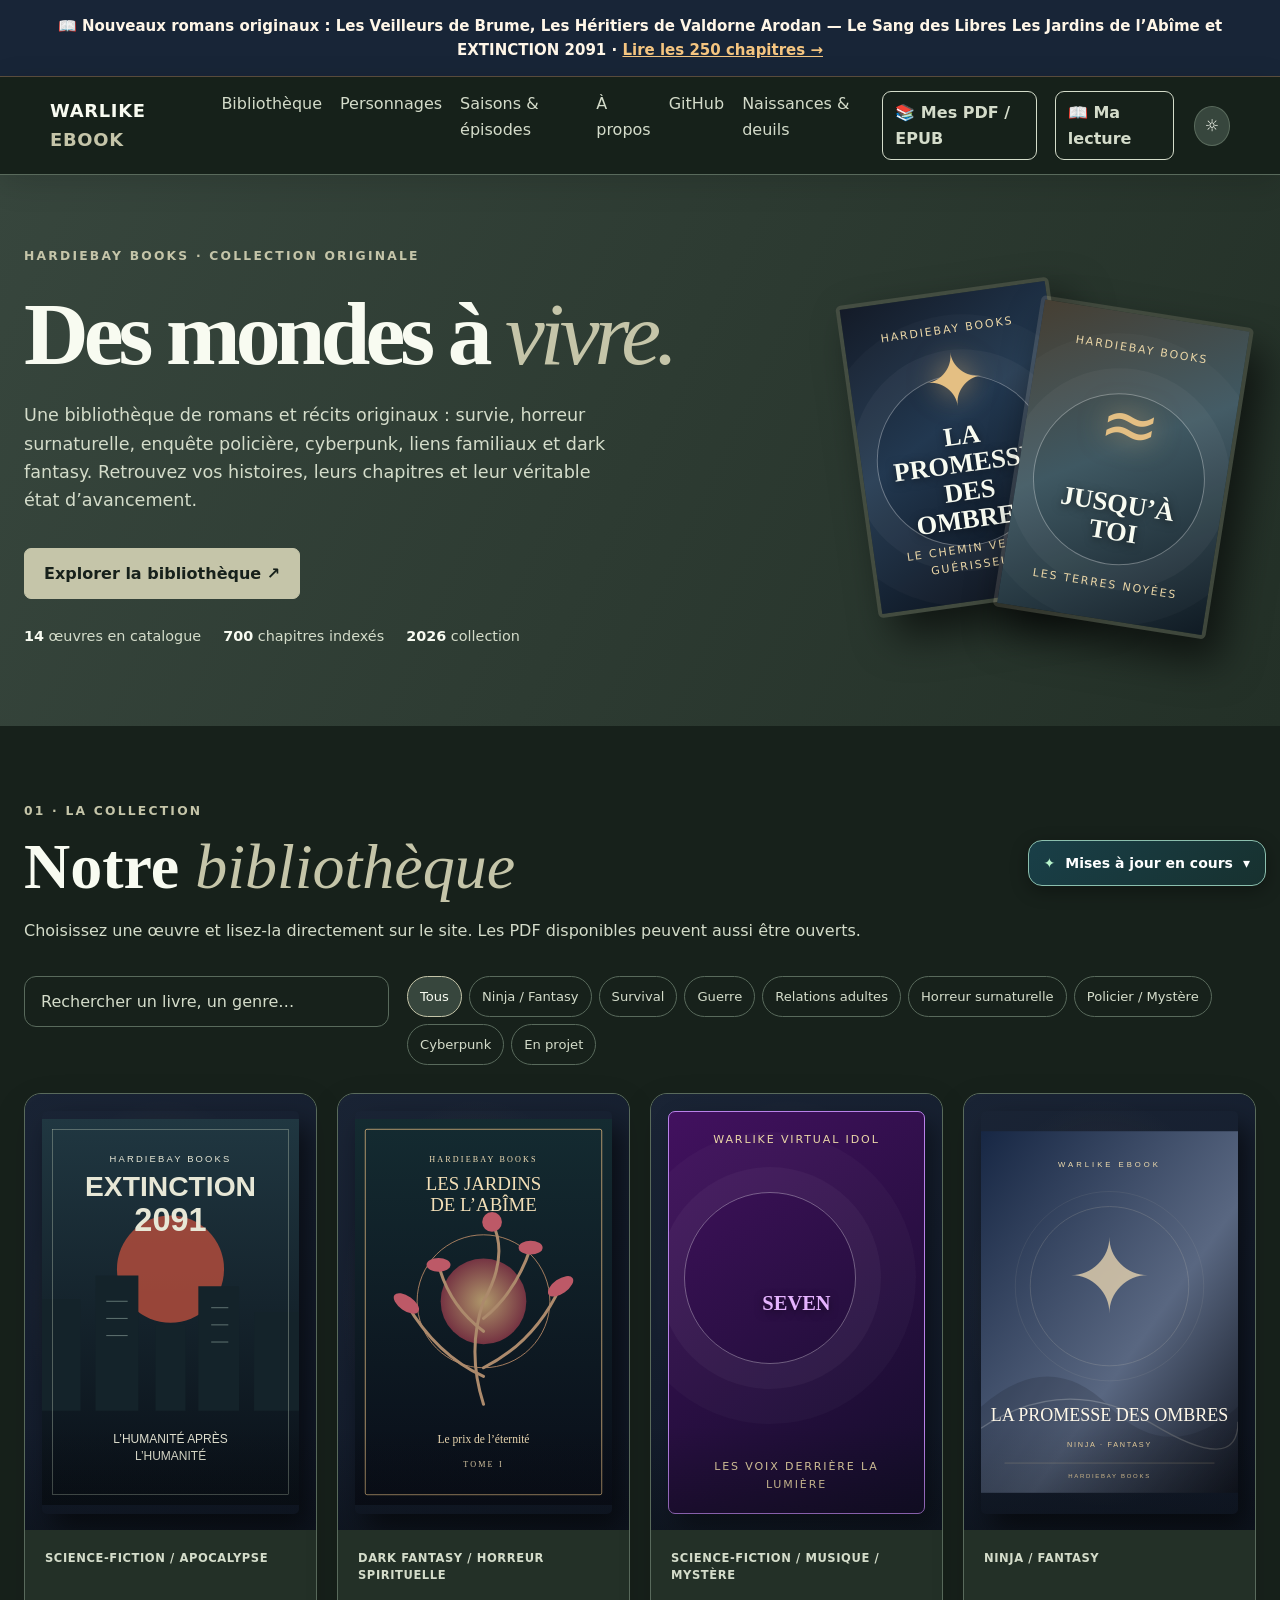
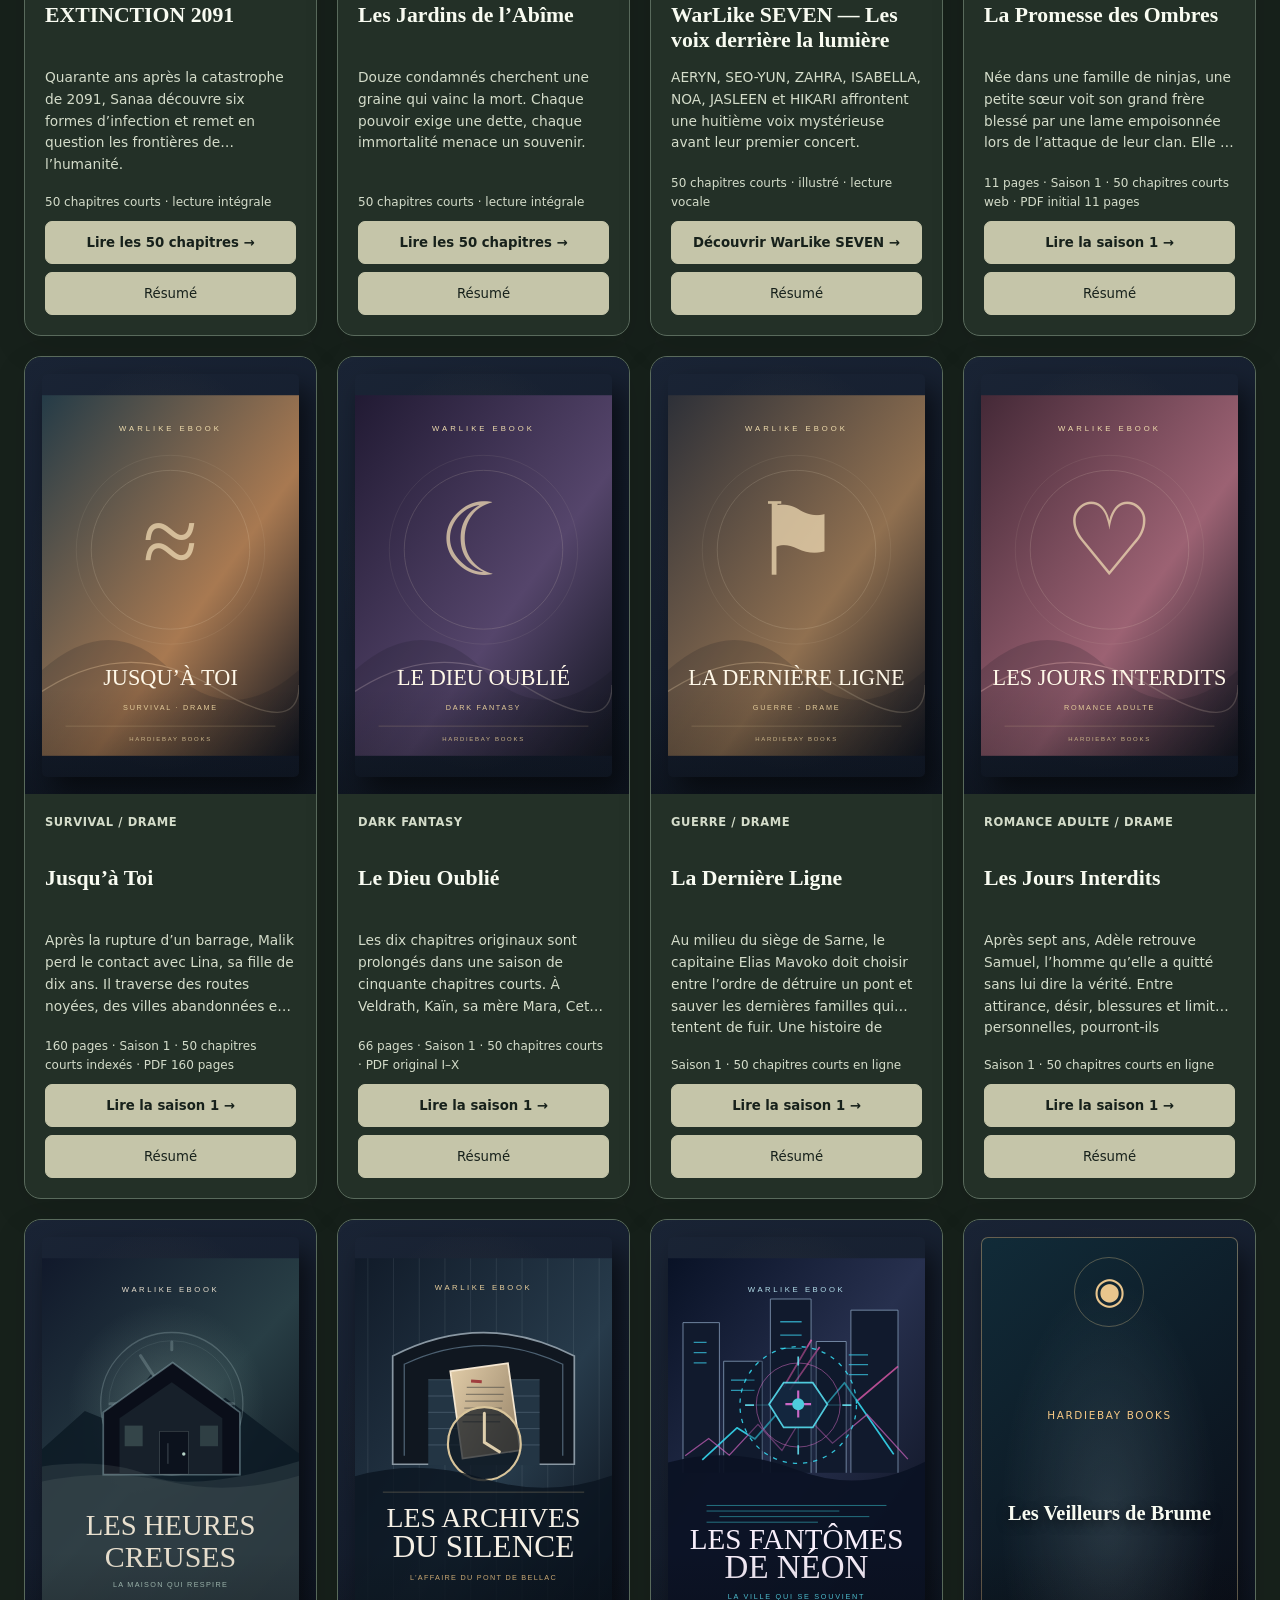
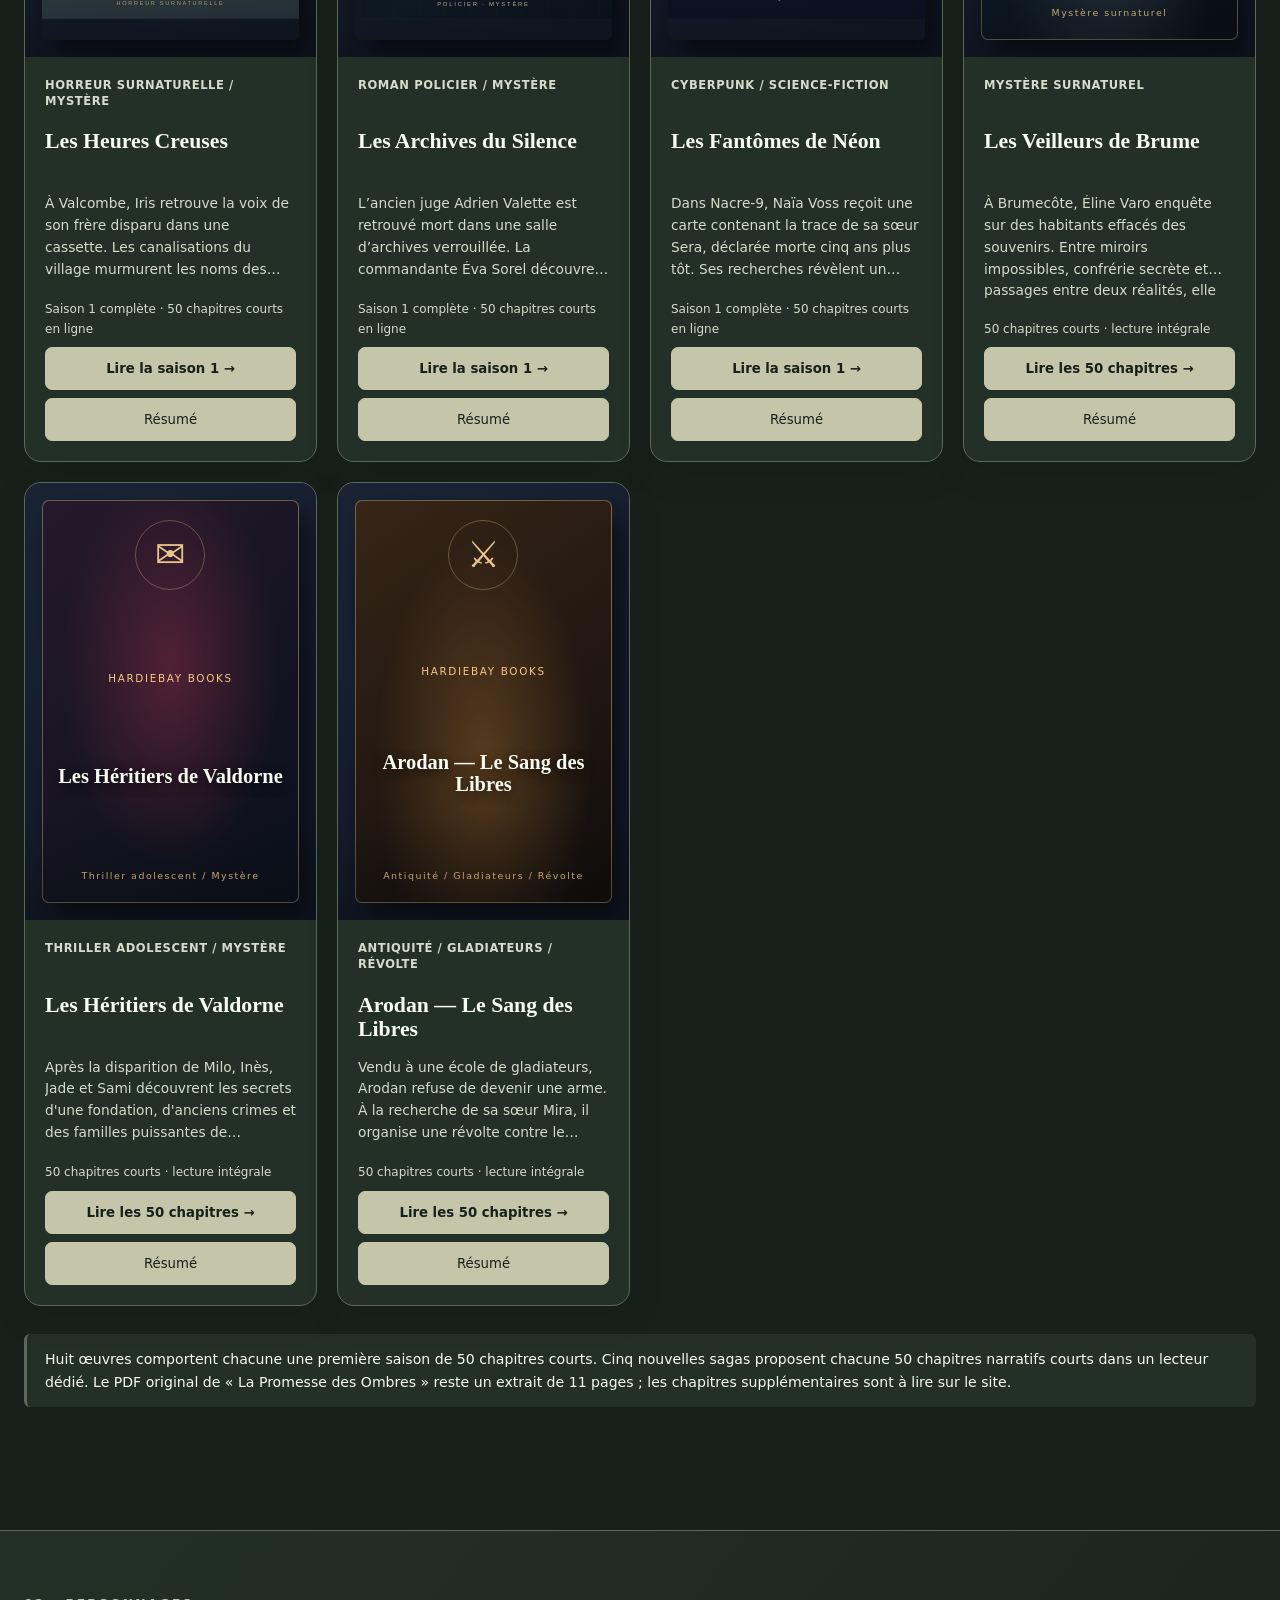
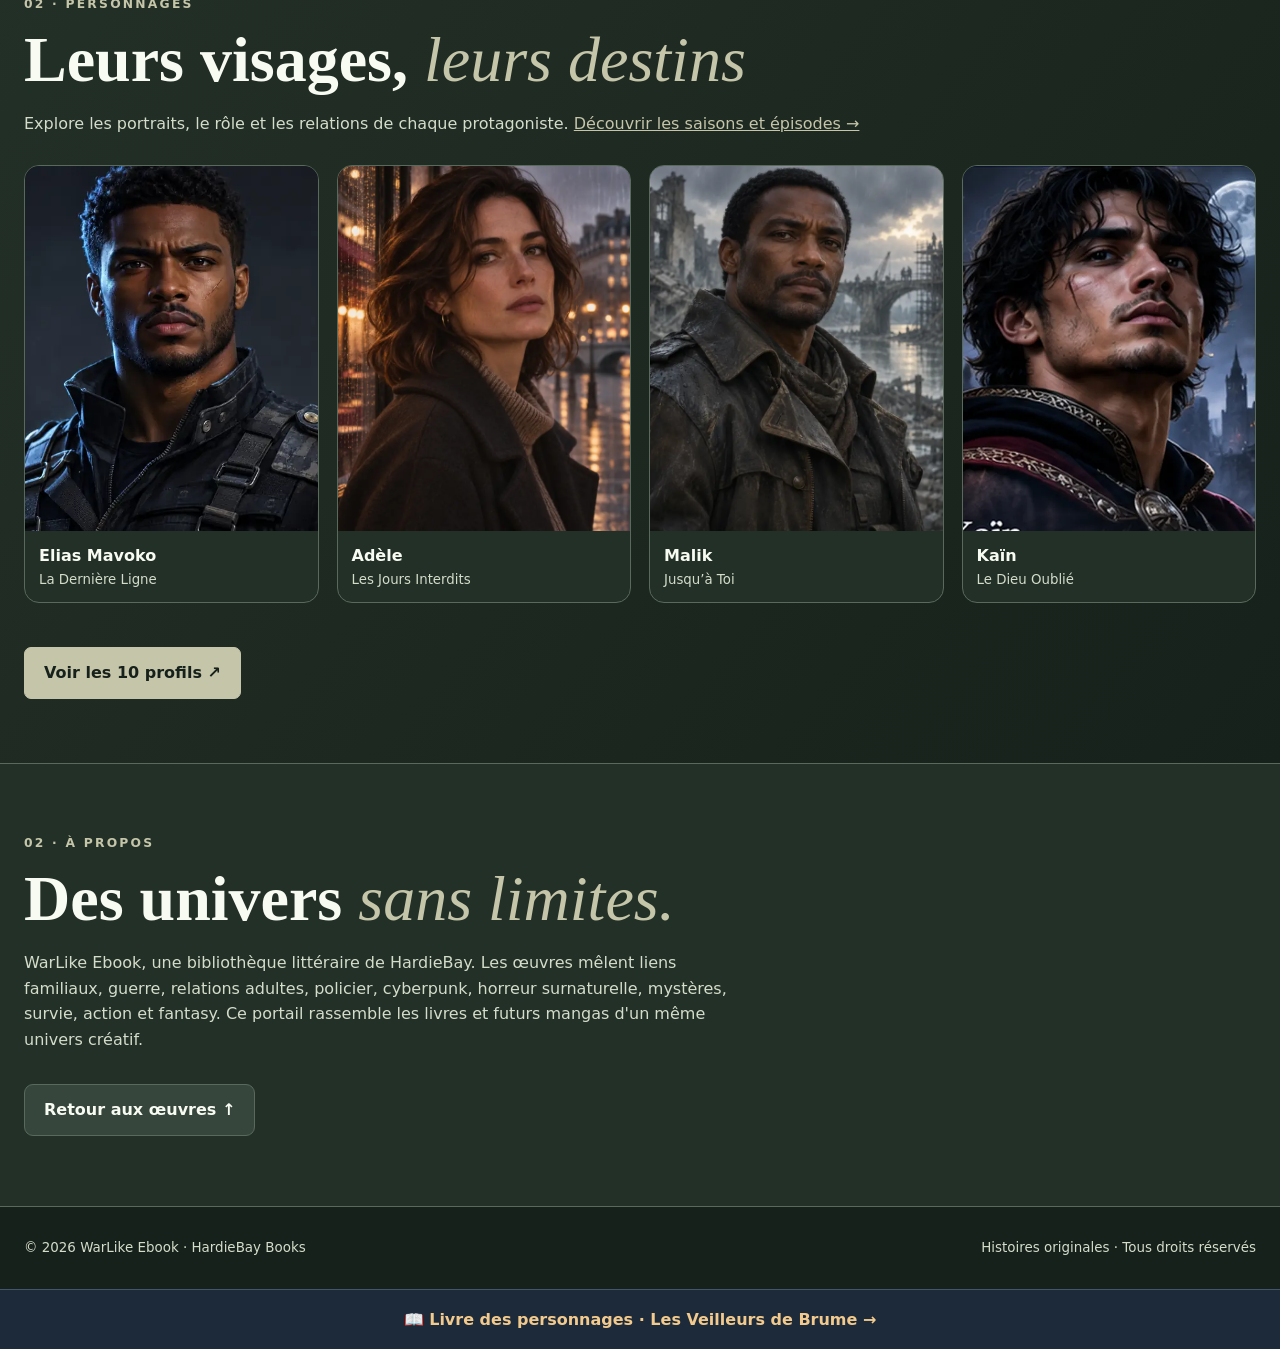
<file: index.html>
<!doctype html>
<html data-warlike-app="warlike-ebook" lang="fr"><head><meta charset="utf-8"><meta name="viewport" content="width=device-width,initial-scale=1"><meta name="theme-color" content="#0d1018"><meta name="description" content="WarLike Ebook — la bibliothèque des romans, mangas et histoires de HardieBay."><title>WarLike Ebook — HardieBay Books</title>
<style>
:root{color-scheme:dark;--bg:#0d1018;--surface:#171d2a;--line:#30384a;--text:#f5f0e7;--muted:#aab0be;--accent:#d4ac6b;--soft:#242b39}*{box-sizing:border-box}html{scroll-behavior:smooth}body{margin:0;background:var(--bg);color:var(--text);font-family:system-ui,-apple-system,Segoe UI,sans-serif;line-height:1.6}body.light{--bg:#f5f0e8;--surface:#fffaf2;--line:#d9d2c8;--text:#1b2028;--muted:#575e6a;--soft:#ede4d7;color-scheme:light}a{color:inherit;text-decoration:none}button,input{font:inherit}button{cursor:pointer}header{position:sticky;top:0;z-index:5;display:flex;gap:20px;align-items:center;justify-content:space-between;background:color-mix(in srgb,var(--bg) 94%,transparent);border-bottom:1px solid var(--line);padding:14px max(20px,calc((100vw - 1180px)/2))}.brand{font-weight:900;letter-spacing:.04em;font-size:1.12rem}.brand b{color:var(--accent)}nav{display:flex;gap:18px;color:var(--muted)}nav a:hover{color:var(--accent)}.theme{color:var(--text);background:var(--soft);border:1px solid var(--line);border-radius:50%;width:40px;height:40px}.wrap{width:min(1160px,calc(100% - 40px));margin:auto}.hero{padding:92px 0 85px;background:radial-gradient(ellipse at 80% 28%,#a4743240,transparent 38%),radial-gradient(ellipse at 5% 70%,#364d6940,transparent 45%)}.hero-grid{display:grid;grid-template-columns:1.3fr 1fr;gap:45px;align-items:center}.eyebrow{font-size:.77rem;font-weight:800;letter-spacing:.18em;text-transform:uppercase;color:var(--accent)}h1,h2,h3{font-family:Georgia,serif;line-height:1.1}h1{font-size:clamp(3.3rem,7vw,6.5rem);letter-spacing:-.055em;margin:18px 0}h1 em,h2 em{color:var(--accent);font-weight:400}p{color:var(--muted)}.hero p{max-width:600px;font-size:1.1rem}.cta,.outline{display:inline-block;border-radius:9px;padding:12px 19px;font-weight:750;margin-top:16px}.cta{background:var(--accent);color:#1c1b1a;border:1px solid var(--accent)}.outline{border:1px solid var(--line);color:var(--text);background:var(--soft)}.hero-visual{display:flex;justify-content:center;align-items:center;gap:0;min-height:330px}.mockbook{height:315px;width:215px;box-shadow:16px 22px 40px #0009;border:4px solid #e6d4b322;border-radius:5px;transform:rotate(-8deg);margin-right:-52px}.mockbook:last-child{transform:rotate(9deg) translateY(20px)}.cover{height:100%;width:100%;display:flex;flex-direction:column;justify-content:space-between;padding:26px 20px;text-align:center;background:linear-gradient(150deg,#141b28,#223850 42%,#070b13);overflow:hidden;position:relative}.cover:before{content:"";position:absolute;width:170px;height:170px;border:1px solid #fff5;border-radius:50%;left:15px;top:80px;box-shadow:0 0 0 25px #ffffff09,0 0 0 60px #ffffff06}.cover.survival{background:linear-gradient(150deg,#463f33,#3f5862 45%,#101b24)}.cover.dieu{background:linear-gradient(140deg,#30263d,#191020 72%)}.cover strong{font:700 1.65rem/1.05 Georgia,serif;position:relative;text-shadow:0 2px 8px #0008}.cover small,.cover span{font-size:.69rem;letter-spacing:.17em;color:#ead6a7;position:relative}.cover .symbol{font-size:4.5rem;color:#e4bf83;line-height:1;position:relative;text-shadow:0 0 28px #e7b8759c}.stats{margin-top:26px;display:flex;gap:22px;flex-wrap:wrap;color:var(--muted);font-size:.9rem}.stats b{color:var(--text)}section.catalogue{padding:75px 0 100px}h2{font-size:clamp(2.4rem,5vw,4.1rem);margin:10px 0}.tools{display:flex;gap:16px;justify-content:space-between;align-items:center;flex-wrap:wrap;margin:28px 0}.search{min-width:230px;max-width:420px;flex:1;border:1px solid var(--line);border-radius:9px;padding:12px 15px;background:var(--surface);color:var(--text)}.filters{display:flex;gap:8px;flex-wrap:wrap}.filter{border:1px solid var(--line);background:transparent;color:var(--muted);border-radius:35px;padding:9px 14px}.filter.active{color:#1d1b17;background:var(--accent);border-color:var(--accent)}.books{display:grid;grid-template-columns:repeat(3,minmax(0,1fr));gap:25px}.book{background:var(--surface);border:1px solid var(--line);border-radius:14px;overflow:hidden;transition:transform .2s}.book:hover{transform:translateY(-4px)}.poster{height:340px;padding:26px 65px;display:flex;justify-content:center;background:radial-gradient(circle,#ffffff0b,transparent 70%)}.poster .cover{max-width:235px;box-shadow:10px 12px 25px #0006;border-radius:3px}.detail{padding:22px}.tag{font-size:.72rem;font-weight:750;color:var(--accent);letter-spacing:.05em;text-transform:uppercase}.detail h3{font-size:1.7rem;margin:10px 0}.detail p{font-size:.9rem;min-height:85px}.meta{color:var(--muted);font-size:.8rem}.read{display:inline-block;margin-top:14px;background:var(--soft);border:1px solid var(--line);border-radius:8px;color:var(--text);padding:10px 14px}.read:hover{border-color:var(--accent)}.notice{background:var(--soft);border-left:3px solid var(--accent);padding:14px 18px;border-radius:6px;color:var(--muted);font-size:.88rem;margin:28px 0}.about{border-top:1px solid var(--line);background:var(--surface);padding:70px 0}.about p{max-width:730px}footer{padding:30px 0;border-top:1px solid var(--line);color:var(--muted);font-size:.84rem}footer .wrap{display:flex;justify-content:space-between;flex-wrap:wrap;gap:12px}dialog{width:min(620px,calc(100% - 30px));background:var(--surface);color:var(--text);border:1px solid var(--line);border-radius:16px;padding:30px;box-shadow:0 25px 90px #0009}dialog::backdrop{background:#05060cc9}.close{float:right;background:transparent;color:var(--text);border:0;font-size:1.7rem}dialog h2{font-size:2.35rem}dialog p{white-space:pre-line}dialog .outline{margin-left:8px}#empty{display:none}body.light header{background:#f5f0e8f2}@media(max-width:850px){.hero-grid{grid-template-columns:1fr}.hero{padding:55px 0}.hero-visual{min-height:290px}.mockbook{height:260px;width:180px}.books{grid-template-columns:repeat(2,minmax(0,1fr))}.poster{padding:20px;height:300px}nav{display:none}}@media(max-width:540px){.books{grid-template-columns:1fr}.poster{height:350px;padding:24px 60px}.tools{align-items:stretch}.search{max-width:none}.hero-visual{margin-top:16px}.mockbook{height:240px;width:160px}.cover strong{font-size:1.25rem}header{padding:12px 20px}}
.cover-art{width:100%;height:100%;max-width:250px;object-fit:contain;box-shadow:12px 15px 28px #0005;border-radius:5px;transition:transform .3s}.book:hover .cover-art{transform:scale(1.035)}.profile-highlight{border-top:1px solid var(--line);padding:75px 0;background:linear-gradient(130deg,var(--surface),var(--bg))}.profile-grid{display:grid;grid-template-columns:repeat(4,minmax(0,1fr));gap:16px;margin:28px 0}.profile-card{display:block;border-radius:12px;overflow:hidden;border:1px solid var(--line);background:var(--surface)}.profile-card img{display:block;width:100%;aspect-ratio:4/5;object-fit:cover}.profile-card .profile-label{padding:12px 14px;display:block;font-weight:700}.profile-card .profile-label small{display:block;color:var(--muted);font-weight:400}@media(max-width:700px){.profile-grid{grid-template-columns:repeat(2,minmax(0,1fr))}}.hero{background:linear-gradient(90deg,rgba(13,16,24,.98) 0%,rgba(13,16,24,.91) 46%,rgba(13,16,24,.52) 100%),url('./assets/ebook-univers.png') center center / cover no-repeat}body.light .hero{background:linear-gradient(90deg,rgba(245,240,232,.98) 0%,rgba(245,240,232,.91) 48%,rgba(245,240,232,.65) 100%),url('./assets/ebook-univers.png') center center / cover no-repeat}.new-cover{height:100%;min-height:260px;width:100%;display:flex;flex-direction:column;justify-content:space-between;align-items:center;text-align:center;padding:32px 22px;border:2px solid #c4a26e66;border-radius:7px;background:radial-gradient(ellipse at 50% 70%,#708a9544,transparent 60%),linear-gradient(140deg,#112b38,#0a0d17);box-shadow:12px 15px 28px #0006}.new-cover.valdorne{background:radial-gradient(ellipse at 50% 42%,#a6324d66,transparent 60%),linear-gradient(135deg,#25192b,#0a101b)}.new-cover.arodan{background:radial-gradient(ellipse at 50% 65%,#a9713266,transparent 60%),linear-gradient(145deg,#372517,#100d0c)}.new-cover small,.new-cover span{font-size:.65rem;letter-spacing:.16em;color:#f5c885}.new-cover strong{font:700 clamp(1.3rem,2vw,1.9rem)/1.12 Georgia,serif;text-shadow:0 3px 12px #000a}
/* WarLike Ebook — catalogue editorial responsive */
body{background:radial-gradient(ellipse at 65% -8%,#28334488,transparent 33%),var(--bg)}
header{backdrop-filter:blur(18px);box-shadow:0 8px 30px #0002}
.wrap{width:min(1340px,calc(100% - 48px))}
.hero{padding:72px 0 78px;min-height:540px}
.hero-grid{grid-template-columns:1.25fr .85fr;gap:60px}
.hero h1{max-width:720px}
section.catalogue{padding:76px 0 95px}
.tools{display:grid;grid-template-columns:minmax(230px,365px) minmax(0,1fr);align-items:start;gap:18px;margin:32px 0 28px}
.search{width:100%;max-width:none;min-width:0;min-height:46px;border-radius:12px;padding:12px 16px}
.filters{gap:7px}
.filter{font-size:.82rem;padding:9px 12px;white-space:nowrap}
.books{display:grid;grid-template-columns:repeat(4,minmax(0,1fr));gap:20px}
.book{min-width:0;display:flex;flex-direction:column;overflow:hidden;background:linear-gradient(145deg,var(--surface),var(--bg));border:1px solid var(--line);border-radius:17px;box-shadow:0 12px 36px #00000018;transition:transform .2s,border-color .2s,box-shadow .2s}
.book:hover{transform:translateY(-5px);border-color:#c5a06b88;box-shadow:0 22px 50px #00000038}
.poster{height:auto;aspect-ratio:5/6;padding:22px;position:relative;background:radial-gradient(ellipse at 48% 48%,#ddbd7920,transparent 64%),linear-gradient(150deg,#1a2435,#101827)}
.poster:after{content:"";position:absolute;inset:0;pointer-events:none;background:linear-gradient(0deg,#070a0b55,transparent 24%)}
.cover-art{max-width:none;width:auto;height:100%;object-fit:contain;box-shadow:10px 15px 28px #0009}
.new-cover{max-width:260px;width:100%;min-height:0;height:100%;padding:24px 17px;border:1px solid #ddbd8b6f;box-shadow:10px 15px 28px #0008;transform:perspective(800px) rotateY(-4deg);transition:transform .2s}
.book:hover .new-cover{transform:perspective(800px) rotateY(0deg) scale(1.02)}
.new-cover:before{content:"✦";display:grid;place-items:center;width:68px;height:68px;border:1px solid #ebcd924f;border-radius:50%;font-size:2.3rem;color:#e9c58d}
.new-cover.brume:before{content:"◉"}
.new-cover.valdorne:before{content:"✉"}
.new-cover.arodan:before{content:"⚔"}
.new-cover strong{font-size:clamp(1.24rem,1.65vw,1.8rem);line-height:1.06;overflow-wrap:anywhere}
.new-cover span{font-size:.59rem}
.detail{padding:20px;display:flex;flex-direction:column;flex:1;gap:8px}
.detail h3{font-size:clamp(1.3rem,1.7vw,1.65rem);line-height:1.12;margin:0;min-height:2.3em}
.detail p{font-size:.86rem;line-height:1.58;min-height:0;margin:0 0 4px;display:-webkit-box;-webkit-line-clamp:4;-webkit-box-orient:vertical;overflow:hidden}
.detail .meta{font-size:.75rem;margin-top:auto;padding-top:8px}
.detail .read{display:inline-flex;align-items:center;justify-content:center;font-size:.83rem;margin-top:6px;padding:10px 11px;max-width:100%}
.detail a.read{background:var(--accent);border-color:var(--accent);color:#18150f;font-weight:800}
.detail button.read{background:transparent;color:var(--text)}
.profile-highlight{padding:64px 0}
.profile-grid{gap:18px}
.profile-card{border-radius:15px;transition:transform .2s}
.profile-card:hover{transform:translateY(-3px)}
a:focus-visible,button:focus-visible,input:focus-visible{outline:2px solid var(--accent);outline-offset:3px}
@media(max-width:1150px){.books{grid-template-columns:repeat(3,minmax(0,1fr))}.tools{grid-template-columns:1fr}.search{max-width:500px}}
@media(max-width:760px){.wrap{width:min(100% - 28px,600px)}.hero{min-height:0;padding:54px 0 55px}.hero-grid{grid-template-columns:1fr}.hero h1{font-size:clamp(2.75rem,11vw,4rem)}.hero-visual{display:none}.books{grid-template-columns:repeat(2,minmax(0,1fr));gap:12px}.poster{padding:12px}.detail{padding:13px;gap:6px}.detail h3{font-size:1.19rem;min-height:2.25em}.detail p{font-size:.79rem;-webkit-line-clamp:3}.detail .read{font-size:.73rem;padding:8px}.new-cover{padding:15px 10px}.new-cover strong{font-size:1.12rem}.new-cover:before{height:42px;width:42px;font-size:1.5rem}.new-cover small,.new-cover span{font-size:.49rem}section.catalogue{padding:48px 0}.tools{margin:20px 0}.filters{overflow-x:auto;flex-wrap:nowrap;padding-bottom:8px}.filter{flex-shrink:0}nav{display:none}}
@media(max-width:370px){.books{grid-template-columns:1fr}.poster{aspect-ratio:6/5;padding:18px}.detail h3{min-height:0}.detail p{-webkit-line-clamp:4}}
@media(prefers-reduced-motion:reduce){.book,.new-cover,.profile-card{transition:none}}

/* Uniform catalogue geometry, independent of the intrinsic cover dimensions. */
#books .book{min-width:0;display:flex;flex-direction:column;align-self:stretch}
#books .poster{box-sizing:border-box;position:relative;display:grid;place-items:center;width:100%;height:auto;min-height:0;aspect-ratio:2/3;flex:0 0 auto;padding:clamp(12px,1.3vw,22px);overflow:hidden}
#books .poster>.cover-art,#books .poster>.cover,#books .poster>.new-cover{position:absolute;inset:clamp(12px,1.3vw,22px);width:calc(100% - 2 * clamp(12px,1.3vw,22px));height:calc(100% - 2 * clamp(12px,1.3vw,22px));min-width:0!important;min-height:0;max-width:none;max-height:none;box-sizing:border-box;object-fit:contain;margin:0;transform:none}
#books .poster>.cover,#books .poster>.new-cover{padding:clamp(12px,1.5vw,24px) clamp(8px,1vw,16px);overflow:hidden}
#books .poster>.cover strong,#books .poster>.new-cover strong{font-size:clamp(1rem,1.6vw,1.75rem)!important;overflow-wrap:anywhere}
#books .detail{display:grid;grid-template-rows:minmax(2.8em,auto) minmax(3.5em,auto) 1fr auto auto auto;align-content:start;flex:1;min-width:0}
#books .detail .tag{min-width:0;line-height:1.4}
#books .detail h3{min-height:0;margin:0;overflow-wrap:anywhere}
#books .detail .meta{margin:0}
#books .detail .read{width:100%;margin:0}
@media(max-width:760px){#books .detail{grid-template-rows:minmax(2.8em,auto) minmax(3.5em,auto) 1fr auto auto auto}#books .poster>.cover strong,#books .poster>.new-cover strong{font-size:clamp(1rem,3.1vw,1.5rem)!important}}
</style>
<link rel="stylesheet" href="./design-system/warlike-foundation.css?v=1.1">
<link rel="stylesheet" href="./design-system/warlike-shell.css?v=1.1">
<link rel="stylesheet" href="./warlike-update-status.css"></head><body><details class="warlike-update-notice"><summary>Mises à jour en cours</summary><p>WarLike évolue : améliorations et nouvelles fonctionnalités. Vous pouvez continuer à utiliser cette application normalement.</p></details><div style="background:#182537;border-bottom:1px solid #5c4f3e;padding:14px 22px;text-align:center;color:#fff6e7;font:600 15px/1.6 system-ui">📖 Nouveaux romans originaux : <strong>Les Veilleurs de Brume</strong>, <strong>Les Héritiers de Valdorne</strong> <strong>Arodan — Le Sang des Libres</strong> <strong>Les Jardins de l’Abîme</strong> et <strong>EXTINCTION 2091</strong> · <a style="color:#f5c580;text-decoration:underline" href="nouveaux-romans.html">Lire les 250 chapitres →</a></div>
<header><a class="brand" href="#accueil">WARLIKE <b>EBOOK</b></a><nav><a href="#bibliotheque">Bibliothèque</a><a href="./personnages.html">Personnages</a><a href="./saisons.html">Saisons & épisodes</a><a href="#auteur">À propos</a><a href="https://github.com/Motherlode94/WarLike-Ebook" target="_blank" rel="noopener">GitHub</a><a href="./vies-et-deuils.html">Naissances &amp; deuils</a><a href="./mes-livres.html" style="display:inline-flex;align-items:center;gap:6px;border:1px solid currentColor;border-radius:9px;padding:8px 12px;font-weight:700;text-decoration:none">📚 Mes PDF / EPUB</a><a href="./ma-lecture.html" style="display:inline-flex;align-items:center;gap:6px;border:1px solid currentColor;border-radius:9px;padding:8px 12px;font-weight:700;text-decoration:none">📖 Ma lecture</a></nav><button class="theme" id="theme" aria-label="Changer le thème">☼</button></header>
<main><section class="hero" id="accueil"><div class="wrap hero-grid"><div><div class="eyebrow">HardieBay Books · Collection originale</div><h1>Des mondes à <em>vivre.</em></h1><p>Une bibliothèque de romans et récits originaux : survie, horreur surnaturelle, enquête policière, cyberpunk, liens familiaux et dark fantasy. Retrouvez vos histoires, leurs chapitres et leur véritable état d’avancement.</p><a class="cta" href="#bibliotheque">Explorer la bibliothèque ↗</a><div class="stats"><span><b>14</b> œuvres en catalogue</span><span><b>700</b> chapitres indexés</span><span><b>2026</b> collection</span></div></div><div class="hero-visual" aria-hidden="true"><div class="mockbook"><div class="cover"><small>HARDIEBAY BOOKS</small><div class="symbol">✦</div><strong>LA PROMESSE DES OMBRES</strong><span>LE CHEMIN VERS LA GUÉRISSEUSE</span></div></div><div class="mockbook"><div class="cover survival"><small>HARDIEBAY BOOKS</small><div class="symbol">≈</div><strong>JUSQU’À TOI</strong><span>LES TERRES NOYÉES</span></div></div></div></div></section>
<section class="catalogue wrap" id="bibliotheque"><div class="eyebrow">01 · La collection</div><h2>Notre <em>bibliothèque</em></h2><p>Choisissez une œuvre et lisez-la directement sur le site. Les PDF disponibles peuvent aussi être ouverts.</p><div class="tools"><input id="search" class="search" type="search" aria-label="Rechercher un livre" placeholder="Rechercher un livre, un genre…"><div class="filters"><button class="filter active" data-filter="all">Tous</button><button class="filter" data-filter="fantasy">Ninja / Fantasy</button><button class="filter" data-filter="survival">Survival</button><button class="filter" data-filter="war">Guerre</button><button class="filter" data-filter="romance">Relations adultes</button><button class="filter" data-filter="horror">Horreur surnaturelle</button><button class="filter" data-filter="policier">Policier / Mystère</button><button class="filter" data-filter="cyberpunk">Cyberpunk</button><button class="filter" data-filter="upcoming">En projet</button></div></div><div id="books" class="books"></div><p id="empty">Aucun résultat trouvé.</p><div class="notice">Huit œuvres comportent chacune une première saison de 50 chapitres courts. Cinq nouvelles sagas proposent chacune 50 chapitres narratifs courts dans un lecteur dédié. Le PDF original de « La Promesse des Ombres » reste un extrait de 11 pages ; les chapitres supplémentaires sont à lire sur le site.</div></section>
<section class="profile-highlight" id="personnages"><div class="wrap"><div class="eyebrow">02 · Personnages</div><h2>Leurs visages, <em>leurs destins</em></h2><p>Explore les portraits, le rôle et les relations de chaque protagoniste. <a href="./saisons.html" style="color:var(--accent);text-decoration:underline">Découvrir les saisons et épisodes →</a></p><div class="profile-grid"><a class="profile-card" href="./personnages.html"><img loading="lazy" src="assets/characters/elias.webp" alt="Portrait illustré d’Elias Mavoko"><span class="profile-label">Elias Mavoko<small>La Dernière Ligne</small></span></a><a class="profile-card" href="./personnages.html"><img loading="lazy" src="assets/characters/adele.webp" alt="Portrait illustré d’Adèle"><span class="profile-label">Adèle<small>Les Jours Interdits</small></span></a><a class="profile-card" href="./personnages.html"><img loading="lazy" src="assets/characters/malik.webp" alt="Portrait illustré de Malik"><span class="profile-label">Malik<small>Jusqu’à Toi</small></span></a><a class="profile-card" href="./personnages.html"><img loading="lazy" src="assets/characters/kain.webp" alt="Portrait illustré de Kaïn"><span class="profile-label">Kaïn<small>Le Dieu Oublié</small></span></a></div><a href="./personnages.html" class="cta">Voir les 10 profils ↗</a></div></section>
<section class="about" id="auteur"><div class="wrap"><div class="eyebrow">02 · À propos</div><h2>Des univers <em>sans limites.</em></h2><p>WarLike Ebook, une bibliothèque littéraire de HardieBay. Les œuvres mêlent liens familiaux, guerre, relations adultes, policier, cyberpunk, horreur surnaturelle, mystères, survie, action et fantasy. Ce portail rassemble les livres et futurs mangas d'un même univers créatif.</p><a class="outline" href="#bibliotheque">Retour aux œuvres ↑</a></div></section></main>
<footer><div class="wrap"><span>© 2026 WarLike Ebook · HardieBay Books</span><span>Histoires originales · Tous droits réservés</span></div></footer>
<dialog id="modal"><button class="close" id="close" aria-label="Fermer">×</button><div class="eyebrow" id="modalGenre"></div><h2 id="modalTitle"></h2><p id="modalDescription"></p><div class="meta" id="modalMeta"></div><p class="notice" id="modalNote"></p><a class="cta" id="modalRead">Lire la saison 1 →</a> <a class="outline" id="modalPdf" target="_blank" rel="noopener">Ouvrir le PDF ↗</a><h3 style="font-family:Georgia,serif;margin-top:24px">Extrait du livre</h3><div id="excerpt" style="padding:20px;border:1px solid var(--line);border-radius:10px;background:var(--soft);white-space:pre-line;font-family:Georgia,serif;line-height:1.85"></div></dialog>
<script>
const items=[{id:'extinction',title:'EXTINCTION 2091',subtitle:'Tome I — L’Humanité après l’Humanité',genre:'Science-fiction / Apocalypse',cat:'survival',pages:null,status:'50 chapitres courts · lecture intégrale',symbol:'◈',desc:'Quarante ans après la catastrophe de 2091, Sanaa découvre six formes d’infection et remet en question les frontières de l’humanité.'},{id:'abime',title:'Les Jardins de l’Abîme',subtitle:'Tome I — Le prix de l’éternité',genre:'Dark fantasy / Horreur spirituelle',cat:'fantasy',pages:null,status:'50 chapitres courts · lecture intégrale',symbol:'✦',desc:'Douze condamnés cherchent une graine qui vainc la mort. Chaque pouvoir exige une dette, chaque immortalité menace un souvenir.'},{id:'seven',title:'WarLike SEVEN — Les voix derrière la lumière',subtitle:'Tome I · Idoles virtuelles',genre:'Science-fiction / Musique / Mystère',cat:'cyberpunk',pages:null,status:'50 chapitres courts · illustré · lecture vocale',symbol:'✦',url:'seven-livre.html',desc:'AERYN, SEO-YUN, ZAHRA, ISABELLA, NOA, JASLEEN et HIKARI affrontent une huitième voix mystérieuse avant leur premier concert.'},{id:'ombres',title:'La Promesse des Ombres',subtitle:'Le chemin vers la guérisseuse',genre:'Ninja / Fantasy',cat:'fantasy',pages:11,status:'Saison 1 · 50 chapitres courts web · PDF initial 11 pages',cover:'',symbol:'✦',desc:'Née dans une famille de ninjas, une petite sœur voit son grand frère blessé par une lame empoisonnée lors de l’attaque de leur clan. Elle le traîne à travers la forêt et la neige jusqu’à une guérisseuse bannie. Épuisée, elle s’évanouit devant sa porte. Un secret sur le poison ouvre un nouveau chapitre.'},{id:'toi',title:'Jusqu’à Toi',subtitle:'Tome 1 — Les Terres Noyées',genre:'Survival / Drame',cat:'survival',pages:160,status:'Saison 1 · 50 chapitres courts indexés · PDF 160 pages',symbol:'≈',desc:'Après la rupture d’un barrage, Malik perd le contact avec Lina, sa fille de dix ans. Il traverse des routes noyées, des villes abandonnées et des territoires dangereux pour la retrouver. Une histoire de survie et de ténacité.'},{id:'dieu',title:'Le Dieu Oublié',subtitle:'Tome I — La Cendre et le Réveil',genre:'Dark fantasy',cat:'fantasy',pages:66,status:'Saison 1 · 50 chapitres courts · PDF original I–X',symbol:'☾',desc:'Les dix chapitres originaux sont prolongés dans une saison de cinquante chapitres courts. À Veldrath, Kaïn, sa mère Mara, Ceth et Soran affrontent les traces d’une histoire volontairement effacée. Tome I : La Cendre et le Réveil.'},{id:'ligne',title:'La Dernière Ligne',subtitle:'Saison 1 · 50 chapitres courts',genre:'Guerre / Drame',cat:'war',pages:null,status:'Saison 1 · 50 chapitres courts en ligne',symbol:'⚑',url:'livres/la-derniere-ligne.html',desc:'Au milieu du siège de Sarne, le capitaine Elias Mavoko doit choisir entre l’ordre de détruire un pont et sauver les dernières familles qui tentent de fuir. Une histoire de courage ordinaire, de responsabilité et de reconstruction.'},{id:'jours',title:'Les Jours Interdits',subtitle:'Saison 1 · 50 chapitres courts',genre:'Romance adulte / Drame',cat:'romance',pages:null,status:'Saison 1 · 50 chapitres courts en ligne',symbol:'♡',url:'livres/les-jours-interdits.html',desc:'Après sept ans, Adèle retrouve Samuel, l’homme qu’elle a quitté sans lui dire la vérité. Entre attirance, désir, blessures et limites personnelles, pourront-ils recommencer autrement ?'},{id:'heures',title:'Les Heures Creuses',subtitle:'Saison 1 — La Maison qui Respire',genre:'Horreur surnaturelle / Mystère',cat:'horror',pages:null,status:'Saison 1 complète · 50 chapitres courts en ligne',symbol:'◷',desc:'À Valcombe, Iris retrouve la voix de son frère disparu dans une cassette. Les canalisations du village murmurent les noms des morts ; répondre à leurs appels peut mettre les vivants en danger. Un mystère surnaturel où le silence est parfois la seule défense.'},{id:'archives',title:'Les Archives du Silence',subtitle:'Saison 1 — L’Affaire du pont de Bellac',genre:'Roman policier / Mystère',cat:'policier',pages:null,status:'Saison 1 complète · 50 chapitres courts en ligne',symbol:'⌕',desc:'L’ancien juge Adrien Valette est retrouvé mort dans une salle d’archives verrouillée. La commandante Éva Sorel découvre un dossier falsifié, onze victimes oubliées et plusieurs suspects dont les alibis se contredisent.'},{id:'neon',title:'Les Fantômes de Néon',subtitle:'Saison 1 — La Ville qui se Souvient',genre:'Cyberpunk / Science-fiction',cat:'cyberpunk',pages:null,status:'Saison 1 complète · 50 chapitres courts en ligne',symbol:'◇',desc:'Dans Nacre-9, Naïa Voss reçoit une carte contenant la trace de sa sœur Sera, déclarée morte cinq ans plus tôt. Ses recherches révèlent un réseau de surveillance et de souvenirs manipulés par Synapse Corporation.'},{"id":"brume","title":"Les Veilleurs de Brume","subtitle":"50 chapitres courts","genre":"Mystère surnaturel","cat":"horror","pages":null,"status":"50 chapitres courts · lecture intégrale","symbol":"◎","desc":"À Brumecôte, Éline Varo enquête sur des habitants effacés des souvenirs. Entre miroirs impossibles, confrérie secrète et passages entre deux réalités, elle refuse de sacrifier les disparus."},{"id":"valdorne","title":"Les Héritiers de Valdorne","subtitle":"50 chapitres courts","genre":"Thriller adolescent / Mystère","cat":"policier","pages":null,"status":"50 chapitres courts · lecture intégrale","symbol":"✉","desc":"Après la disparition de Milo, Inès, Jade et Sami découvrent les secrets d'une fondation, d'anciens crimes et des familles puissantes de Valdorne."},{"id":"arodan","title":"Arodan — Le Sang des Libres","subtitle":"50 chapitres courts","genre":"Antiquité / Gladiateurs / Révolte","cat":"war","pages":null,"status":"50 chapitres courts · lecture intégrale","symbol":"⚔","desc":"Vendu à une école de gladiateurs, Arodan refuse de devenir une arme. À la recherche de sa sœur Mira, il organise une révolte contre le pouvoir du gouverneur Varis."}];
const EXCERPTS={ombres:'La première fois qu’elle réussit à disparaître aux yeux de son frère, elle avait attendu qu’il se retourne avant de se cacher derrière un cerisier.\n\n— Je sais que tu es là, dit-il.\n\nElle retint son souffle. Les branches remuaient au-dessus d’elle, chargées de fleurs pâles.\n\n— Ton ombre dépasse.',toi:'Après la rupture d’un barrage, Malik perd tout contact avec Lina, sa fille de dix ans. Sa recherche le conduira à travers des territoires noyés où chaque décision compte.\n\nCeci est un aperçu de l’intrigue, pas une citation du manuscrit.',ligne:'À l’aube du quarante-troisième jour, le pont de Sarne tenait encore. Il n’en restait que deux travées, une chaussée crevassée et les carcasses de trois camions, mais on pouvait passer à pied.',jours:'À trente-deux ans, Adèle avait appris à quitter les lieux avant qu’ils ne deviennent des souvenirs. C’était du moins ce qu’elle racontait à ses amis.',dieu:'Il n’y avait pas de présage cette nuit-là.\n\nPas d’étoile filante traversant le ciel de Veldrath. Pas de tremblement de terre secouant les fondations déjà fragiles du quartier bas.\n\nJuste la pluie — fine, froide, parfaitement indifférente — qui martelait le toit de tôle d’une maison trop petite pour mériter ce nom.'};const $=s=>document.querySelector(s);let filter='all';function draw(){const q=$('#search').value.toLocaleLowerCase('fr').trim();const list=items.filter(b=>(filter==='all'||b.cat===filter)&&[b.title,b.subtitle,b.genre,b.desc].join(' ').toLocaleLowerCase('fr').includes(q));$('#books').innerHTML=list.map(b=>'<article class="book"><div class="poster">'+(b.id==='seven'?'<div class="cover" style="min-width:180px;background:linear-gradient(145deg,#42115f,#130d29);border:1px solid #b981e9;border-radius:7px"><small>WARLIKE VIRTUAL IDOL</small><strong style="font-size:2.3rem;color:#e5b3ff">SEVEN</strong><span>LES VOIX DERRIÈRE LA LUMIÈRE</span></div>':b.id==='brume'||b.id==='valdorne'||b.id==='arodan'?'<div class="new-cover '+b.id+'"><small>HARDIEBAY BOOKS</small><strong>'+b.title+'</strong><span>'+b.genre+'</span></div>':'<img class="cover-art" loading="lazy" src="assets/covers/'+b.id+'.svg" alt="Couverture illustrée de '+b.title+'">')+'</div><div class="detail"><span class="tag">'+b.genre+'</span><h3>'+b.title+'</h3><p>'+b.desc+'</p><div class="meta">'+(b.pages?b.pages+' pages · ':'')+b.status+'</div><a class="read" href="'+((b.id==='seven'?'./seven.html':b.id==='brume'||b.id==='valdorne'||b.id==='arodan'||b.id==='abime'||b.id==='extinction'?'./nouveaux-romans.html?livre='+encodeURIComponent(b.id):'./saisons.html?livre='+b.id))+'">'+(b.id==='seven'?'Découvrir WarLike SEVEN →':b.id==='brume'||b.id==='valdorne'||b.id==='arodan'||b.id==='abime'||b.id==='extinction'?'Lire les 50 chapitres →':'Lire la saison 1 →')+'</a> <button class="read" data-id="'+b.id+'">Résumé</button></div></article>').join('');$('#empty').style.display=list.length?'none':'block'};$('#search').addEventListener('input',draw);document.querySelectorAll('.filter').forEach(x=>x.addEventListener('click',()=>{filter=x.dataset.filter;document.querySelectorAll('.filter').forEach(y=>y.classList.toggle('active',x===y));draw()}));$('#books').addEventListener('click',e=>{const b=items.find(x=>x.id===e.target.dataset.id);if(!b)return;$('#modalGenre').textContent=b.genre;$('#modalTitle').textContent=b.title;$('#modalDescription').textContent=b.desc;$('#modalMeta').textContent=(b.pages?b.pages+' pages · ':'')+b.subtitle;const pdfFiles={ombres:'la-promesse-des-ombres',toi:'jusqua-toi',dieu:'le-dieu-oublie'};$('#modalNote').textContent=b.id==='ombres'?'La saison 1 en ligne compte 50 chapitres courts ; le PDF historique reste un extrait de 11 pages.':b.id==='dieu'?'Saison 1 : 50 chapitres courts (les dix premiers proviennent du PDF original).':(b.id==='brume'||b.id==='valdorne'||b.id==='arodan'||b.id==='abime'||b.id==='extinction'?'50 chapitres narratifs courts, à lire intégralement dans le nouveau lecteur.':'Saison 1 : 50 chapitres courts en ligne, organisés en dix épisodes.');$('#excerpt').textContent=EXCERPTS[b.id]||(b.id==='neon'?'La carte portait le nom de Sera Voss, la sœur de Naïa déclarée morte cinq ans auparavant. Sous les néons, une notification apparut : « Ne livre pas ce que tu n’as pas encore compris. »':b.id==='archives'?'Dans la main de l’ancien juge, les enquêteurs trouvèrent un fragment de papier bleu : « Ce n’était pas un accident. » La porte se verrouillait pourtant toute seule.':b.id==='heures'?'À 2 h 17, Iris plaça la bande dans le magnétophone. Trois coups résonnèrent depuis l’intérieur de la machine. Puis la voix de Noé demanda : « Iris, tu m’entends ? »':'Extrait à consulter dans la saison.');$('#modalRead').href=b.id==='seven'?'./seven.html':(b.id==='brume'||b.id==='valdorne'||b.id==='arodan'||b.id==='abime'||b.id==='extinction'?'./nouveaux-romans.html?livre=':'./saisons.html?livre=')+encodeURIComponent(b.id);$('#modalRead').textContent=b.id==='seven'?'Ouvrir le lecteur illustré →':(b.id==='brume'||b.id==='valdorne'||b.id==='arodan'||b.id==='abime'||b.id==='extinction')?'Lire les 50 chapitres →':'Lire la saison 1 →';$('#modalPdf').hidden=!pdfFiles[b.id];if(pdfFiles[b.id])$('#modalPdf').href='./assets/books/'+pdfFiles[b.id]+'.pdf';$('#modal').showModal()});$('#close').onclick=()=>$('#modal').close();$('#modal').onclick=e=>{if(e.target.id==='modal')e.target.close()};$('#theme').onclick=()=>{document.body.classList.toggle('light');try{localStorage.setItem('warlikeEbookTheme',document.body.classList.contains('light')?'light':'dark')}catch(e){}};try{if(localStorage.getItem('warlikeEbookTheme')==='light')document.body.classList.add('light')}catch(e){}draw();
</script><div style="text-align:center;background:#1c2a3a;padding:17px;border-top:1px solid #41566e"><a href="personnages-brume.html" style="color:#f2ca8e;font-weight:800">📖 Livre des personnages · Les Veilleurs de Brume →</a></div></body></html>
</file>
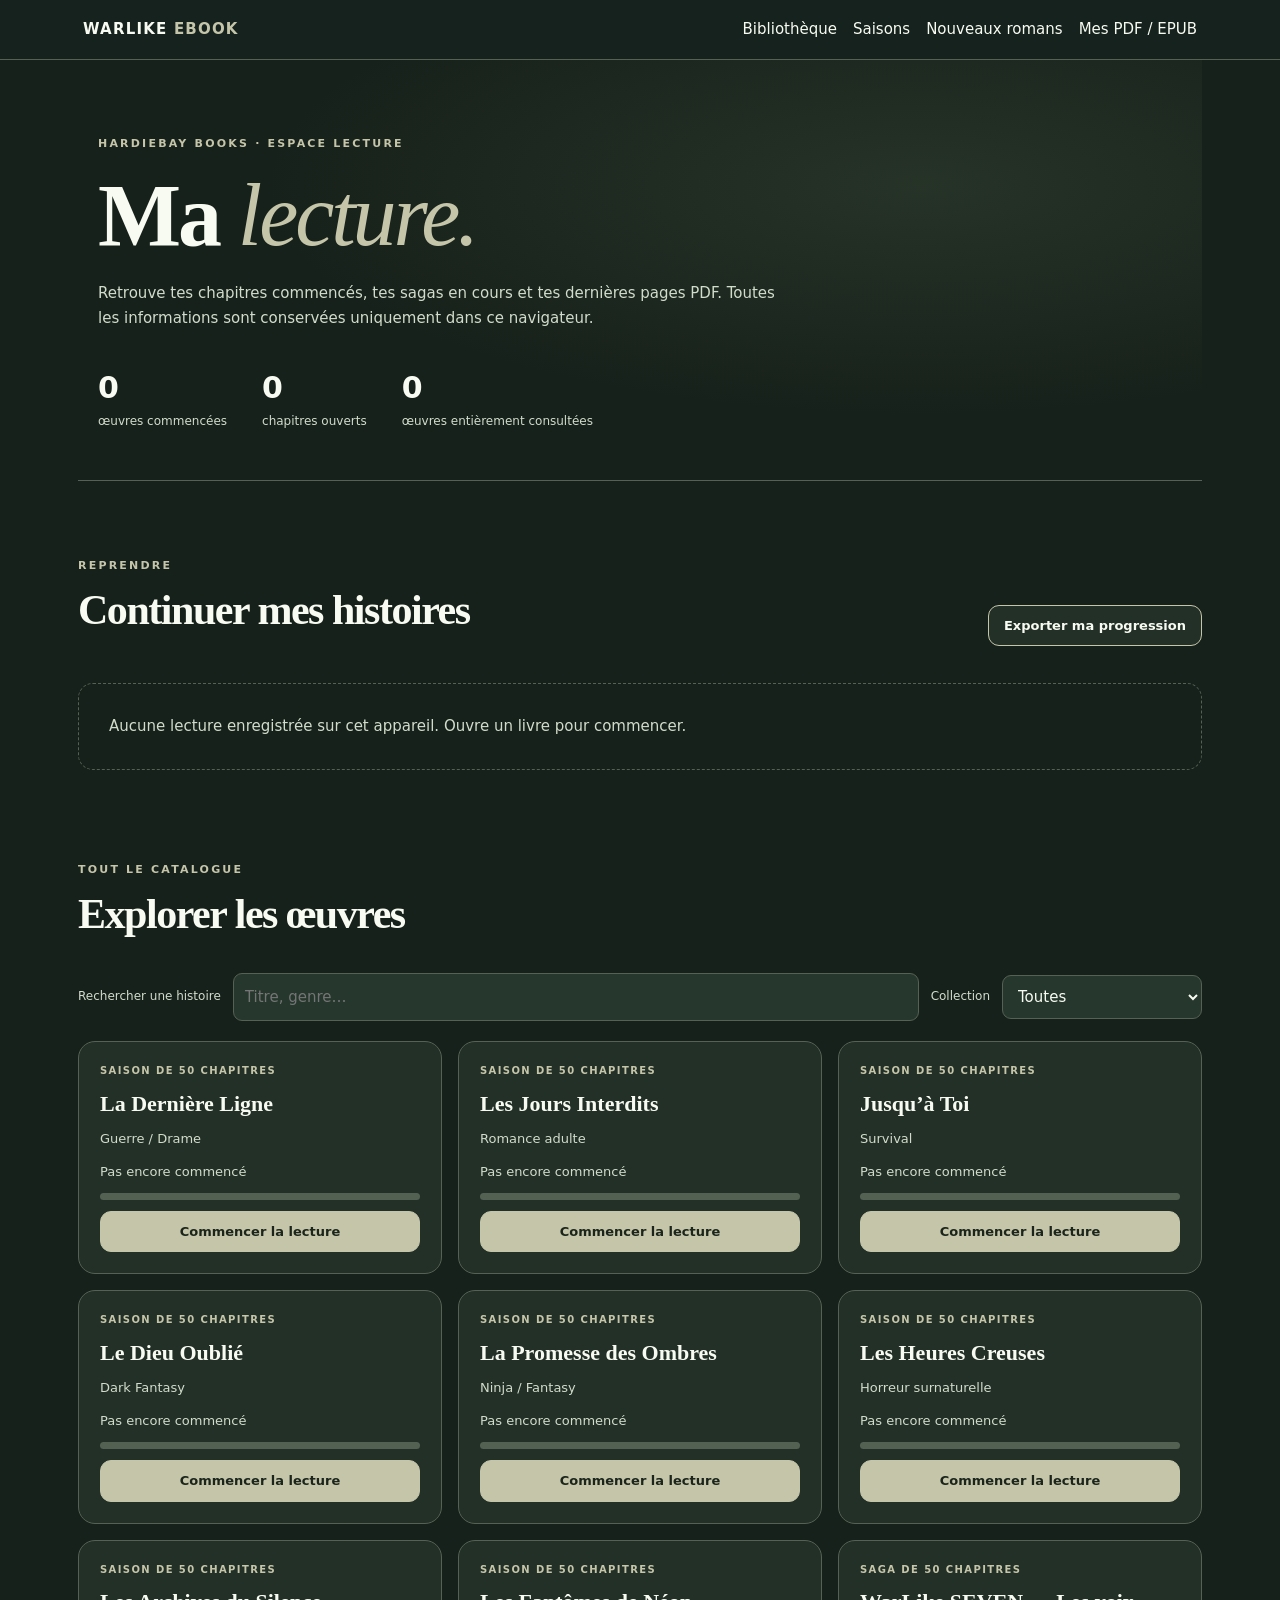
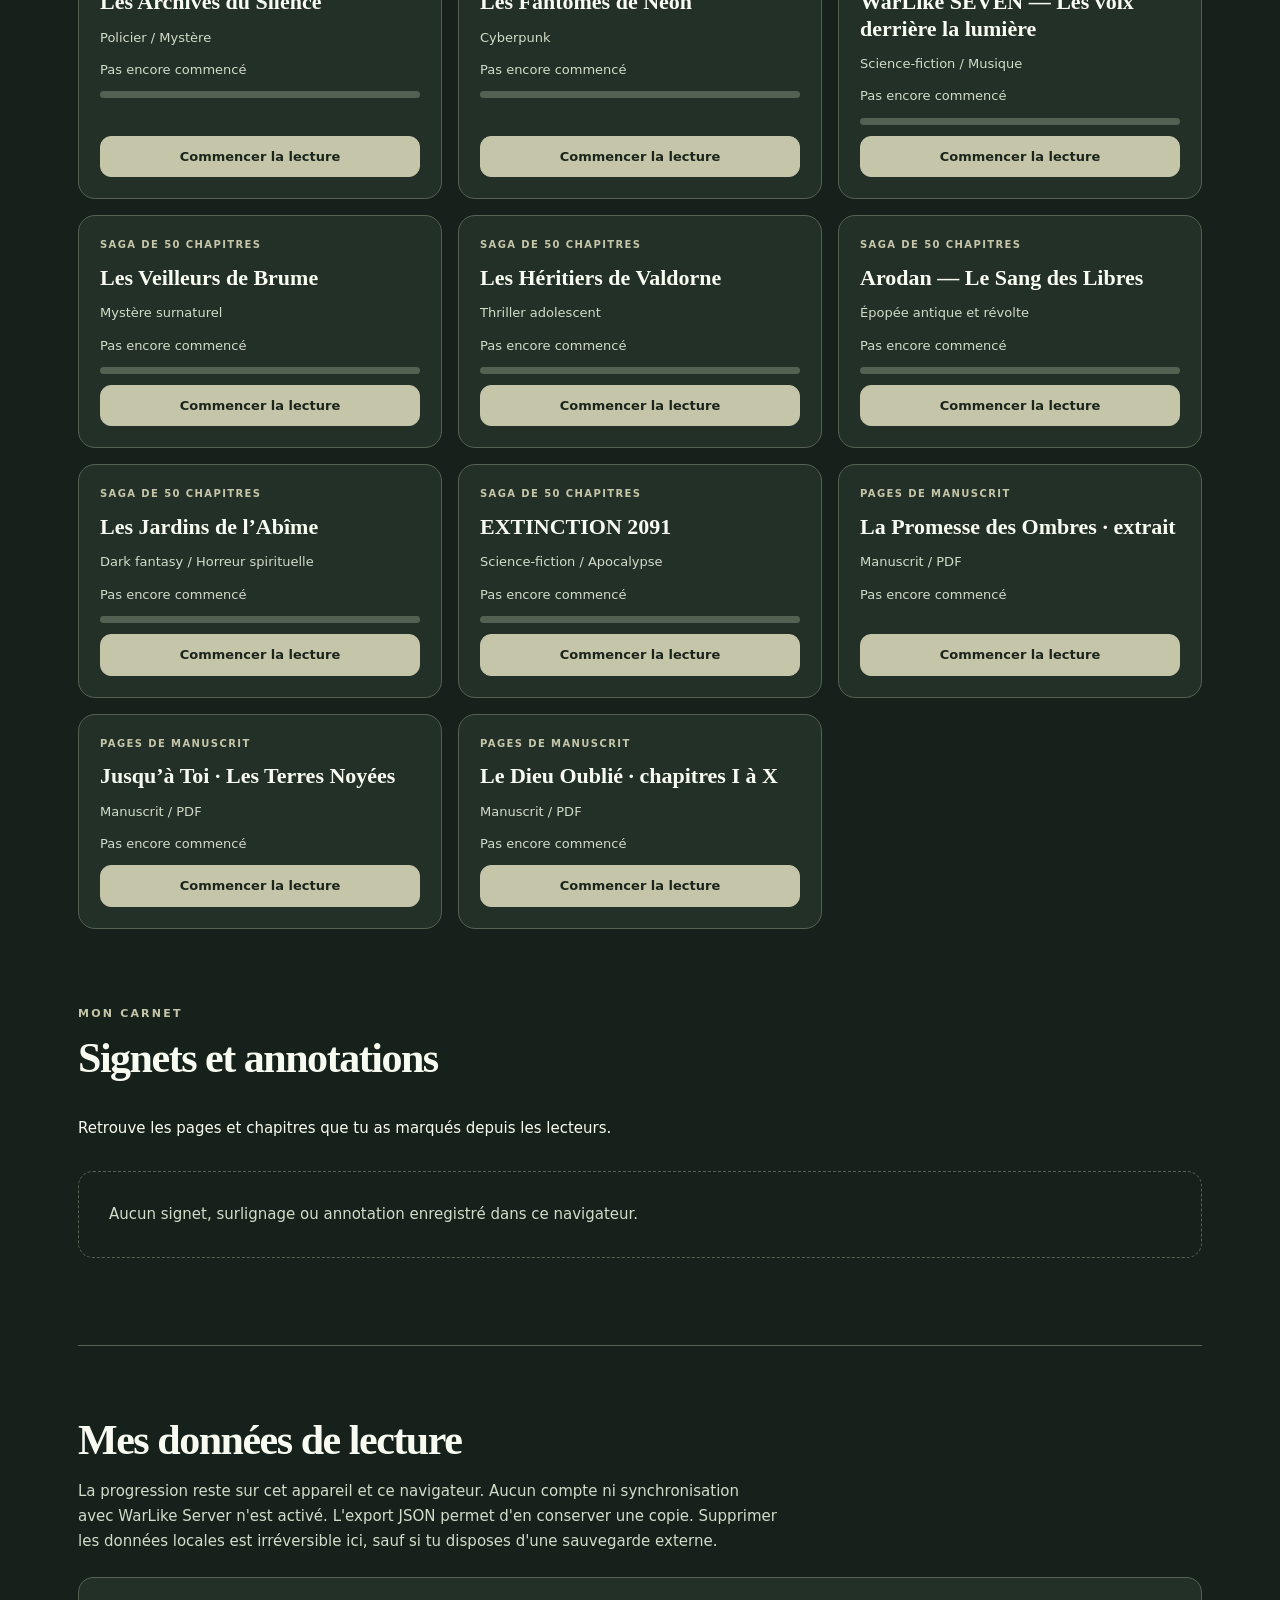
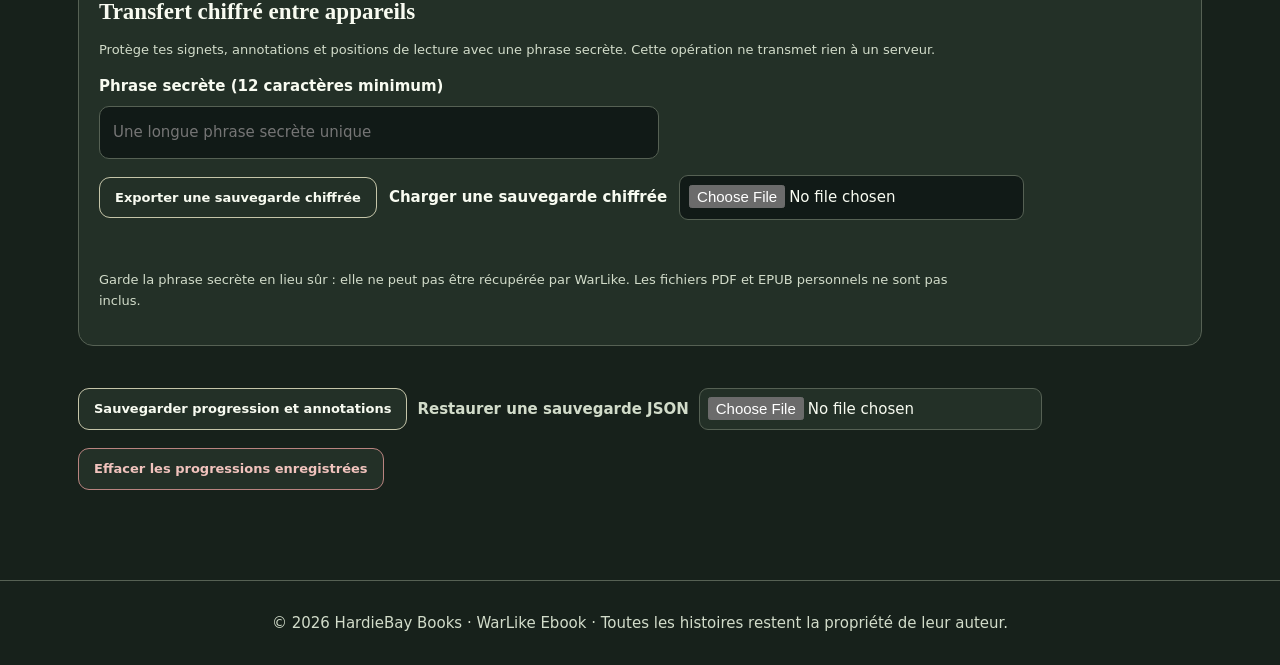
<file: ma-lecture.html>
<!doctype html>
<html lang="fr" data-warlike-app="warlike-ebook"><head><meta charset="utf-8"><meta name="viewport" content="width=device-width, initial-scale=1"><meta name="theme-color" content="#17211b"><meta name="description" content="Retrouvez vos lectures WarLike Ebook et reprenez au bon chapitre."><title>Ma lecture · WarLike Ebook</title><link rel="stylesheet" href="./design-system/warlike-foundation.css?v=1.1"><link rel="stylesheet" href="./reading-dashboard.css"></head>
<body><a class="skip" href="#main">Aller aux lectures</a><header><div class="bar"><a class="brand" href="./index.html">WARLIKE <span>EBOOK</span></a><nav aria-label="Navigation"><a href="./index.html">Bibliothèque</a><a href="./saisons.html">Saisons</a><a href="./nouveaux-romans.html">Nouveaux romans</a><a href="./mes-livres.html">Mes PDF / EPUB</a></nav></div></header>
<main id="main"><section class="hero"><p class="eyebrow">HARDIEBAY BOOKS · ESPACE LECTURE</p><h1>Ma <em>lecture.</em></h1><p>Retrouve tes chapitres commencés, tes sagas en cours et tes dernières pages PDF. Toutes les informations sont conservées uniquement dans ce navigateur.</p><div class="metrics"><div><strong id="started">0</strong><span>œuvres commencées</span></div><div><strong id="chapters">0</strong><span>chapitres ouverts</span></div><div><strong id="finished">0</strong><span>œuvres entièrement consultées</span></div></div></section>
<section class="section"><div class="section-head"><div><p class="eyebrow">REPRENDRE</p><h2>Continuer mes histoires</h2></div><button type="button" id="export" class="secondary">Exporter ma progression</button></div><p id="notice" class="notice" role="status" hidden></p><div id="inProgress" class="cards" aria-live="polite"></div></section>
<section class="section"><div class="section-head"><div><p class="eyebrow">TOUT LE CATALOGUE</p><h2>Explorer les œuvres</h2></div></div><div class="toolbar"><label for="search">Rechercher une histoire</label><input id="search" type="search" placeholder="Titre, genre…" autocomplete="off"><label for="kind">Collection</label><select id="kind"><option value="all">Toutes</option><option value="season">Saisons</option><option value="novel">Nouvelles sagas</option><option value="pdf">Pages de manuscrits</option></select></div><div id="catalog" class="cards"></div></section>
<section class="section"><div class="section-head"><div><p class="eyebrow">MON CARNET</p><h2>Signets et annotations</h2></div></div><p>Retrouve les pages et chapitres que tu as marqués depuis les lecteurs.</p><div id="readerMarks" class="cards" aria-live="polite"></div></section><section class="section privacy"><h2>Mes données de lecture</h2><p>La progression reste sur cet appareil et ce navigateur. Aucun compte ni synchronisation avec WarLike Server n'est activé. L'export JSON permet d'en conserver une copie. Supprimer les données locales est irréversible ici, sauf si tu disposes d'une sauvegarde externe.</p><section class="secure-transfer" aria-labelledby="secureHeading"><h3 id="secureHeading">Transfert chiffré entre appareils</h3><p>Protège tes signets, annotations et positions de lecture avec une phrase secrète. Cette opération ne transmet rien à un serveur.</p><label for="backupPassword">Phrase secrète (12 caractères minimum)</label><input id="backupPassword" type="password" minlength="12" autocomplete="new-password" placeholder="Une longue phrase secrète unique"><div class="secure-actions"><button type="button" id="exportEncrypted" class="secondary">Exporter une sauvegarde chiffrée</button><label for="importEncrypted">Charger une sauvegarde chiffrée</label><input id="importEncrypted" type="file" accept=".json,application/json"></div><p id="secureStatus" role="status"></p><p>Garde la phrase secrète en lieu sûr : elle ne peut pas être récupérée par WarLike. Les fichiers PDF et EPUB personnels ne sont pas inclus.</p></section><div class="backup-controls"><button type="button" id="exportBackup" class="secondary">Sauvegarder progression et annotations</button><label for="importBackup">Restaurer une sauvegarde JSON</label><input id="importBackup" type="file" accept=".json,application/json"></div><button type="button" id="clear" class="secondary danger">Effacer les progressions enregistrées</button></section>
</main><footer>© 2026 HardieBay Books · WarLike Ebook · Toutes les histoires restent la propriété de leur auteur.</footer><script type="module" src="./reading-dashboard.js"></script></body></html>
</file>
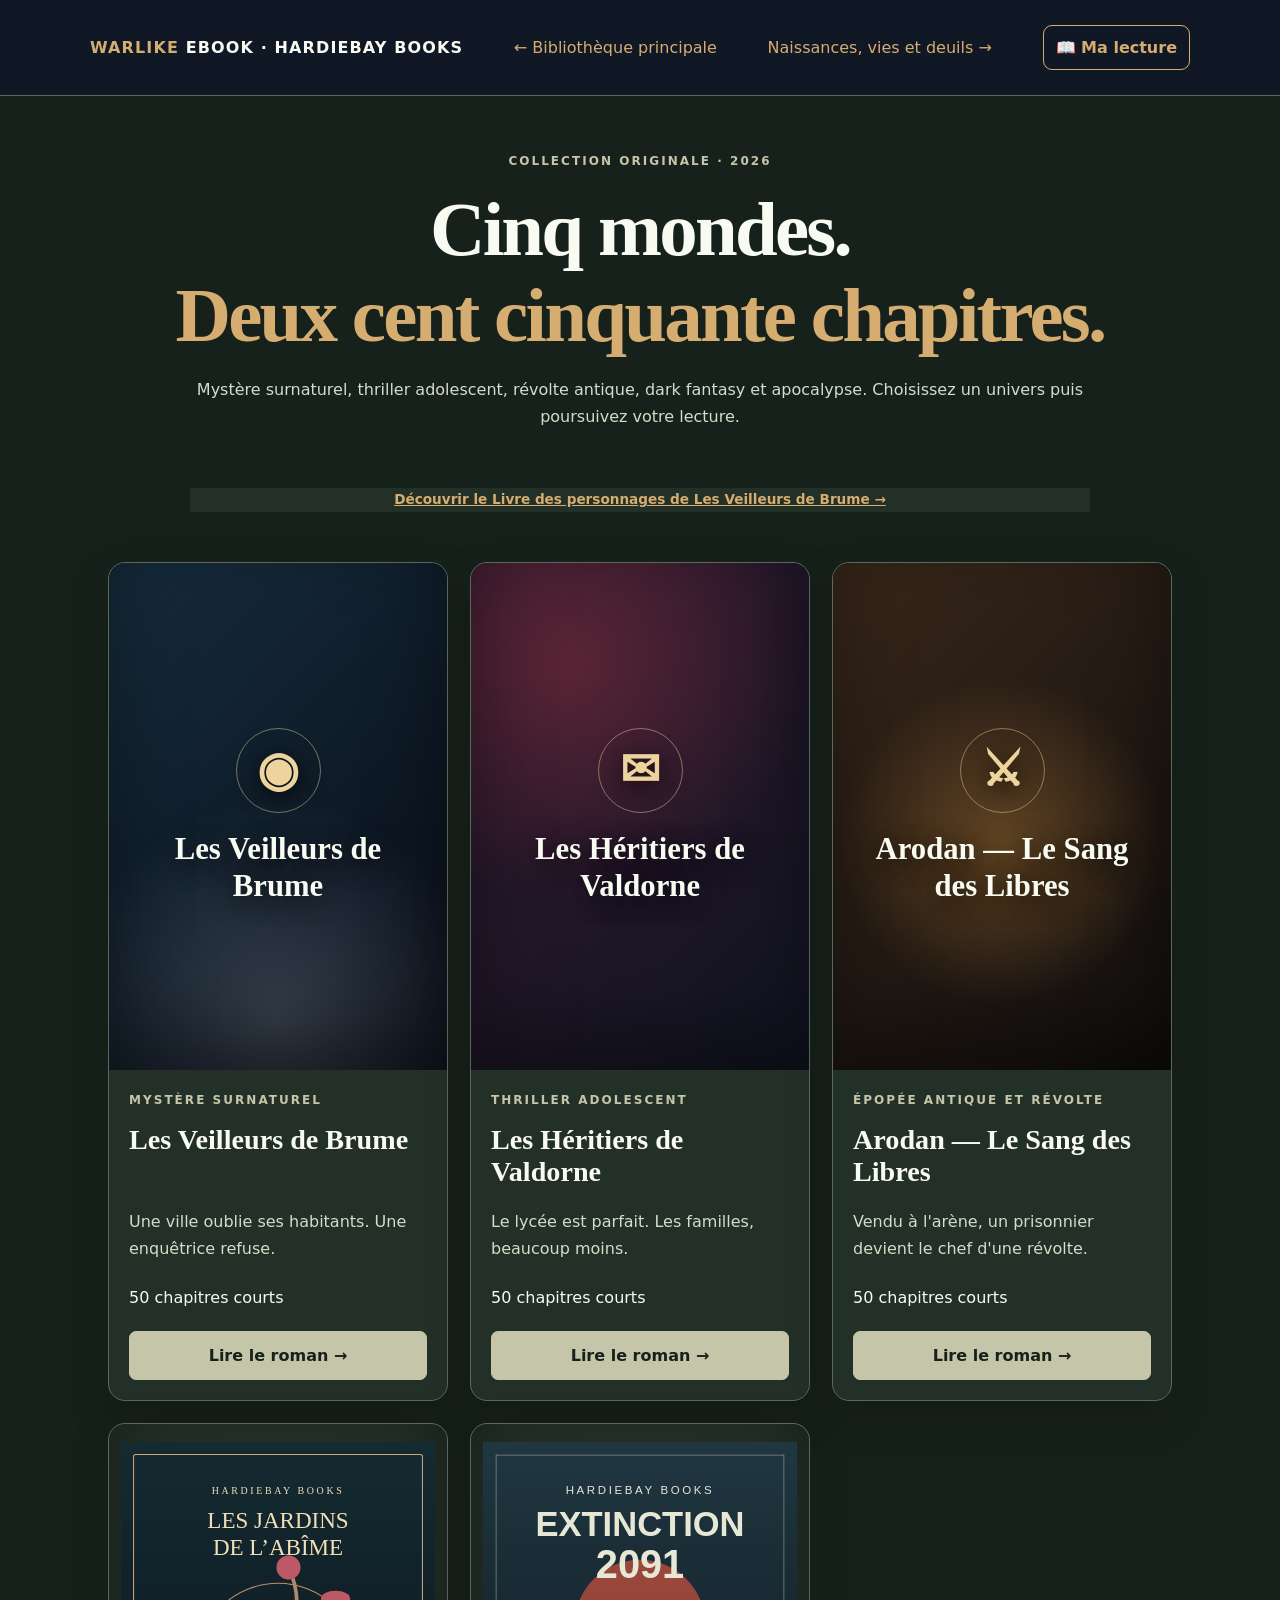
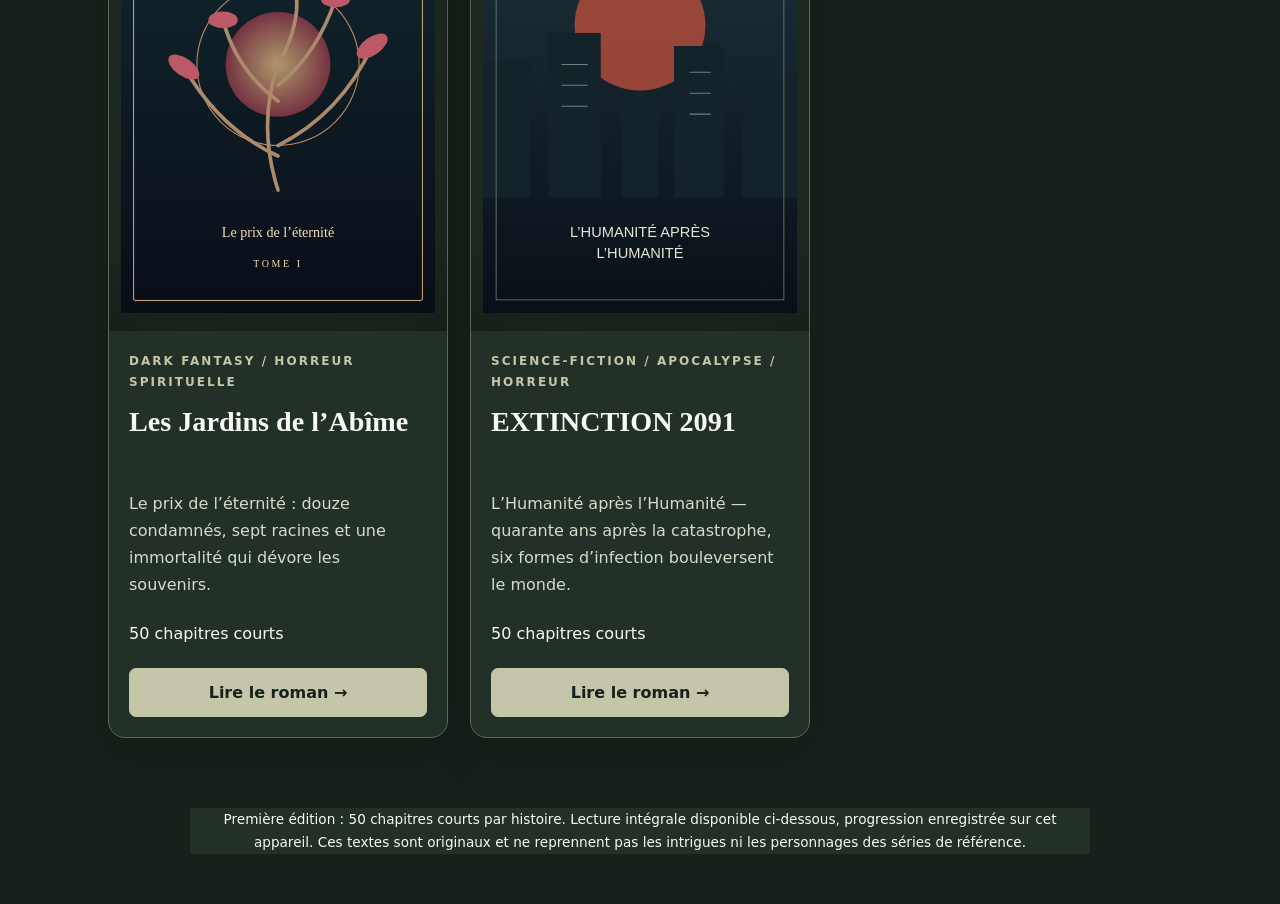
<file: nouveaux-romans.html>
<!doctype html>
<html data-warlike-app="warlike-ebook" lang="fr"><head><meta charset="utf-8"><meta name="viewport" content="width=device-width,initial-scale=1"><meta name="theme-color" content="#111724"><meta name="description" content="Cinq romans originaux HardieBay Books, 50 chapitres chacun."><title>Cinq nouvelles sagas — HardieBay Books</title>
<style>
:root{--bg:#0b101a;--surface:#171f2d;--line:#344154;--text:#f3eee3;--muted:#a9b3c2;--gold:#d6ad71}
*{box-sizing:border-box}html{scroll-behavior:smooth}body{margin:0;font:16px/1.7 system-ui,Segoe UI,sans-serif;background:var(--bg);color:var(--text)}
button,input{font:inherit}button,a{cursor:pointer}a{color:inherit}header{padding:18px max(18px,calc((100vw - 1100px)/2));border-bottom:1px solid var(--line);display:flex;align-items:center;justify-content:space-between;flex-wrap:wrap;gap:10px;background:#111827}header strong{letter-spacing:.07em}header b,.gold{color:var(--gold)}.home{padding:70px 18px 35px;text-align:center;max-width:1000px;margin:auto}.eyebrow{color:var(--gold);letter-spacing:.17em;font-size:.75rem;font-weight:800;text-transform:uppercase}h1{font:600 clamp(2.7rem,6vw,5rem)/1.13 Georgia,serif;margin:15px 0}h2{font:600 clamp(1.8rem,3vw,2.4rem)/1.15 Georgia,serif}.subtitle{color:var(--muted);margin-bottom:35px}.catalogue{display:grid;grid-template-columns:repeat(3,minmax(0,1fr));gap:18px;max-width:1100px;margin:0 auto 70px;padding:0 18px}.book{border:1px solid var(--line);border-radius:18px;background:var(--surface);overflow:hidden}.cover{height:245px;display:flex;justify-content:center;align-items:center;text-align:center;padding:28px;font:700 2rem/1.2 Georgia,serif;box-shadow:inset 0 -35px 80px #0006}.cover.brume{background:radial-gradient(circle at 50% 90%,#86909d55,transparent 45%),linear-gradient(135deg,#162c3c,#080c16)}.cover.valdorne{background:radial-gradient(circle at 30% 20%,#db454c44,transparent 50%),linear-gradient(135deg,#321a30,#101422)}.cover.arodan{background:radial-gradient(circle at 50% 55%,#db974255,transparent 50%),linear-gradient(135deg,#38271a,#100e0d)}.book-info{padding:20px}.muted{color:var(--muted)}button{background:#283245;border:1px solid var(--line);border-radius:9px;color:var(--text);padding:10px 16px}button:hover{border-color:var(--gold)}button.primary{background:var(--gold);color:#1a1713;font-weight:800;border-color:var(--gold)}.reader{max-width:1100px;margin:0 auto 100px;padding:0 18px;display:grid;grid-template-columns:260px minmax(0,1fr);gap:28px}.sidebar{border:1px solid var(--line);border-radius:15px;background:var(--surface);padding:17px;align-self:start;position:sticky;top:20px;max-height:85vh;overflow:auto}.sidebar button{width:100%;text-align:left;background:transparent;border:0;border-radius:5px;padding:9px;color:var(--muted)}.sidebar button.selected{color:var(--gold);background:#303849}.chapter{background:#171e2a;border:1px solid var(--line);border-radius:16px;padding:clamp(24px,5vw,65px)}.chapter p{font:1.3rem/1.95 Georgia,serif;white-space:pre-wrap;overflow-wrap:anywhere}.chapter .meta{color:var(--gold);font-size:.8rem;letter-spacing:.14em;text-transform:uppercase}.controls{display:flex;gap:9px;flex-wrap:wrap;align-items:center;justify-content:space-between;margin:25px 0}.reader-links{display:flex;gap:10px;flex-wrap:wrap}.progress{height:5px;background:#303747;border-radius:5px;overflow:hidden;margin:16px 0}.progress>div{height:100%;background:var(--gold);transition:width .2s}.notice{font-size:.85rem;color:var(--muted);margin:0 auto 50px;max-width:900px;text-align:center;padding:0 18px}.hidden{display:none!important}@media(max-width:760px){.catalogue{grid-template-columns:1fr}.cover{height:180px}.reader{display:block}.sidebar{position:static;max-height:215px;margin-bottom:16px}.chapter{padding:24px}.chapter p{font-size:1.16rem}}

/* WarLike Reader — edition immersive */
:root{--reader-width:760px}
body{background:radial-gradient(ellipse at 80% 4%,#2d32474d,transparent 40%),var(--bg)}
header{position:sticky;top:0;z-index:15;background:#111827ee;backdrop-filter:blur(14px)}
header a{text-decoration:none;color:var(--gold)}
.home{padding:55px 18px 23px}
.home h1{letter-spacing:-.035em}
.catalogue{gap:22px}
.book{border-radius:17px;display:flex;flex-direction:column;box-shadow:0 16px 45px #0003;transition:transform .2s,border-color .2s}
.book:hover{transform:translateY(-4px);border-color:#c9ac7f}
.cover{min-height:330px;height:auto;aspect-ratio:5/4;flex-direction:column;gap:18px;position:relative;text-shadow:0 5px 24px #000c;font-size:clamp(1.45rem,2.4vw,2.2rem)}
.cover:before{content:"✦";display:grid;place-items:center;height:83px;width:83px;border:1px solid #ebd39b7a;border-radius:50%;font-size:3rem;color:#edd49d}
.cover.brume:before{content:"◉"}
.cover.valdorne:before{content:"✉"}
.cover.arodan:before{content:"⚔"}
.book-info{display:flex;flex-direction:column;gap:9px;flex:1}
.book-info h2{font-size:clamp(1.35rem,2.2vw,1.8rem);margin:5px 0}
.book-info p{margin:2px 0 11px}
.book-info button{margin-top:auto;width:100%}
.reader{max-width:1300px;grid-template-columns:270px minmax(0,1fr);gap:26px;align-items:start}
.sidebar{top:86px;max-height:calc(100vh - 105px);border-radius:17px;background:#151d2c}
.sidebar strong{display:block;font:700 1.1rem Georgia,serif;padding:8px 3px}
.sidebar button{border-bottom:1px solid #ffffff0a;border-radius:7px;font-size:.85rem;line-height:1.4;text-align:left}
.sidebar button:hover{color:#fff;background:#28374b}
.sidebar button.selected{font-weight:700}
.chapter{padding:0;background:#171c28;border:1px solid #3b4659;box-shadow:0 20px 65px #0004;border-radius:18px;overflow:hidden}
.chapter-inner{padding:clamp(24px,5vw,76px);max-width:var(--reader-width);margin:auto}
.chapter .meta{font-size:.73rem;font-weight:800}
.chapter h2{font-size:clamp(2rem,4vw,3.15rem);line-height:1.2;margin:18px 0 30px;letter-spacing:-.035em}
.chapter p{font-size:1.2rem;line-height:1.94;color:#eee8de;max-width:68ch;white-space:pre-wrap;overflow-wrap:break-word;hyphens:auto}
.chapter p::first-letter{font-size:1.5em;font-weight:600;color:var(--gold)}
.chapter .controls:first-child{border-bottom:1px solid #ffffff15;padding-bottom:15px;margin-top:0}
.chapter .controls:last-child{border-top:1px solid #ffffff15;padding-top:20px;margin-bottom:0}
.reader-links button{font-size:13px;padding:8px 10px}
.reading-meta{color:#b8bec9;font-size:12px;margin:18px 0}
.reader-book-cover{padding:17px 18px;background:linear-gradient(120deg,#0f1a2b,#2a2932);border-bottom:1px solid #ffffff20}
.reader-book-cover small{color:#d7b884;letter-spacing:.14em;font-size:10px}
.reader-book-cover h3{font:700 1.65rem/1.13 Georgia,serif;margin:7px 0;color:#f1e9d8}
.chapter-nav{display:flex;align-items:center;justify-content:space-between;gap:10px;margin:18px 0;flex-wrap:wrap}
.chapter-nav select{background:#273144;color:#f0ecdd;border:1px solid #475369;border-radius:10px;padding:10px;max-width:100%;min-width:140px}
.reader-mode .home,.reader-mode .catalogue,.reader-mode .notice{display:none}
.reader-mode .reader{margin-top:32px}
body.reading-light{--surface:#fffdf8;--text:#1e2836;--muted:#56616e;background:#e7e2d8}
.reading-light .chapter{background:#fffcf4;border-color:#d4cbbd}
.reading-light .chapter p{color:#24272b}
.reading-light .chapter h2{color:#1e2631}
.reading-light .chapter .meta{color:#79572b}
.reading-light .chapter .controls{color:#222}
.reading-light .chapter button{background:#eee8db;border-color:#d6cbbb;color:#212632}
.reading-light .chapter button.primary{background:#ad8450;color:white}
@media(max-width:900px){.reader{grid-template-columns:210px minmax(0,1fr);gap:16px}.sidebar{top:75px}}
@media(max-width:760px){.home{padding:35px 15px 15px}.catalogue{grid-template-columns:repeat(2,minmax(0,1fr));gap:12px}.cover{min-height:200px;aspect-ratio:1}.cover:before{height:52px;width:52px;font-size:1.75rem}.book-info{padding:15px}.book-info h2{font-size:1.4rem}.reader{display:flex;flex-direction:column;padding:0 12px;gap:12px;margin-bottom:75px}.sidebar{position:relative;top:auto;width:100%;max-height:none;overflow:visible;padding:12px}.sidebar button{display:none}.sidebar button.selected{display:block}.sidebar strong{display:none}.sidebar .progress{margin:7px 0}.chapter{width:100%}.chapter-inner{padding:22px 20px 25px}.chapter p{font-size:1.12rem;line-height:1.85}.chapter h2{font-size:2rem;margin-bottom:18px}.controls{gap:6px}.controls button{font-size:12px;padding:9px}.reader-mode .reader{margin-top:13px}}
@media(max-width:450px){.catalogue{grid-template-columns:1fr}.cover{height:190px;min-height:0;aspect-ratio:auto}.chapter-nav select{width:100%}}
@media(prefers-reduced-motion:reduce){.book{transition:none}}

/* E15: identical cover geometry for HTML titles and SVG artwork. */
#catalogue .book{min-width:0;align-self:stretch}
#catalogue .cover{box-sizing:border-box;width:100%;height:auto;min-height:0;aspect-ratio:2/3;position:relative;padding:20px;overflow:hidden;flex:0 0 auto;justify-content:center}
#catalogue .cover.has-art:before{display:none}
#catalogue .cover.has-art img{position:absolute;inset:12px;width:calc(100% - 24px);height:calc(100% - 24px);object-fit:contain;display:block;max-width:none;max-height:none}
#catalogue .book-info{min-width:0;display:flex;flex-direction:column;flex:1}
#catalogue .book-info h2{min-height:2.4em;overflow-wrap:anywhere}
#catalogue .book-info .primary{margin-top:auto;width:100%}
.chapter .chapter-paragraph{white-space:pre-wrap;overflow-wrap:anywhere;margin:0 0 1.1em;font:inherit}
#chapterText{line-height:1.85;font-family:Georgia,serif;color:var(--text)}
.reading-light #chapterText{color:#24272b}
#novelReferences{display:inline-block;color:inherit;margin:8px 0;overflow-wrap:anywhere}
@media(max-width:450px){#catalogue .cover{aspect-ratio:2/3;max-height:440px}#catalogue .book-info h2{min-height:0}}
#sceneArt{margin:0 0 28px}#sceneArt img{display:block;width:100%;height:auto;aspect-ratio:16/9;object-fit:contain;border-radius:8px}#sceneArt figcaption{font-size:.85rem;margin-top:6px;color:var(--muted)}#sceneArt[hidden]{display:none}
</style>
<link rel="stylesheet" href="./design-system/warlike-foundation.css?v=1.1">
<link rel="stylesheet" href="./design-system/warlike-shell.css?v=1.1">
<link rel="stylesheet" href="./reader-tools.css"><link rel="stylesheet" href="./read-aloud.css"></head>
<body><header><strong><b>WARLIKE</b> EBOOK · HARDIEBAY BOOKS</strong><a href="index.html">← Bibliothèque principale</a><p><a href="./vies-et-deuils.html">Naissances, vies et deuils →</a></p><a href="./ma-lecture.html" style="display:inline-flex;align-items:center;gap:6px;border:1px solid currentColor;border-radius:9px;padding:8px 12px;font-weight:700;text-decoration:none">📖 Ma lecture</a></header>
<section class="home"><div class="eyebrow">Collection originale · 2026</div><h1>Cinq mondes.<br><span class="gold">Deux cent cinquante chapitres.</span></h1><p class="subtitle">Mystère surnaturel, thriller adolescent, révolte antique, dark fantasy et apocalypse. Choisissez un univers puis poursuivez votre lecture.</p></section>
<p class="notice"><a href="personnages-brume.html" style="color:#d6ad71;font-weight:800;text-decoration:underline">Découvrir le Livre des personnages de Les Veilleurs de Brume →</a></p><section class="catalogue" id="catalogue" aria-label="Choix du roman"></section>
<p class="notice">Première édition : 50 chapitres courts par histoire. Lecture intégrale disponible ci-dessous, progression enregistrée sur cet appareil. Ces textes sont originaux et ne reprennent pas les intrigues ni les personnages des séries de référence.</p>
<section class="reader hidden" id="reader"><aside class="sidebar"><div class="reader-book-cover"><small>HARDIEBAY BOOKS</small><h3 id="tocBookName">Choisir un chapitre</h3></div><strong id="tocTitle">Chapitres</strong><div class="chapter-nav"><select id="chapterPicker" aria-label="Accéder au chapitre"></select></div><div class="progress"><div id="progress"></div></div><div id="toc"></div></aside><article class="chapter"><div class="chapter-inner"><div class="controls"><button id="backBooks">← Les romans</button><div class="reader-links"><button id="smaller" aria-label="Diminuer la taille du texte">A−</button><button id="larger" aria-label="Augmenter la taille du texte">A+</button><button id="readingTheme" aria-label="Changer le thème de lecture">☼</button></div></div><div class="meta" id="chapterCount"></div><h2 id="chapterTitle"></h2><figure id="sceneArt" hidden><img alt="" width="960" height="540"><figcaption></figcaption></figure><div id="chapterText"></div><a id="novelReferences" href="personnages-reference.html" hidden>Références des personnages (repères provisoires)</a><p class="reading-meta" id="readingMeta"></p><div class="controls"><button id="prev">← Chapitre précédent</button><button class="primary" id="next">Chapitre suivant →</button></div></div></article></section>
<script src="romans/brume.js"></script><script src="romans/valdorne.js"></script><script src="romans/arodan.js"></script><script src="romans/abime.js"></script><script src="romans/extinction.js"></script>
<script type="module">
import {recordNovelChapter} from './novel-progress.js';
(()=>{'use strict';
const storage={get(key,fallback=null){try{return localStorage.getItem(key)??fallback}catch{return fallback}},set(key,value){try{localStorage.setItem(key,value);return true}catch{return false}}};
const chapterIndex=(value,length)=>{const n=Number(value);return Number.isFinite(n)?Math.max(0,Math.min(length-1,Math.floor(n))):0};
const $=s=>document.querySelector(s),data=window.WARLIKE_BOOKS||{},keys=['brume','valdorne','arodan','abime','extinction'];const savedFont=Number(storage.get('warlike-reading-font',1.3));let current=null,index=0,font=Number.isFinite(savedFont)?Math.max(.95,Math.min(2,savedFont)):1.3;
const esc=v=>String(v??'').replace(/[&<>"']/g,c=>({'&':'&amp;','<':'&lt;','>':'&gt;','"':'&quot;',"'":'&#39;'}[c]));
$('#catalogue').innerHTML=keys.map(key=>{const b=data[key];if(!b)return '';return '<div class="book"><div class="cover '+key+((key==='abime'||key==='extinction')?' has-art':'')+'">'+((key==='abime'||key==='extinction')?'<img src="assets/covers/'+key+'.svg" alt="Couverture '+esc(b.title)+'" loading="lazy" decoding="async">':esc(b.title))+'</div><div class="book-info"><div class="eyebrow">'+esc(b.genre)+'</div><h2>'+esc(b.title)+'</h2><p class="muted">'+esc(b.tagline)+'</p><p>'+b.chapters.length+' chapitres courts</p><button class="primary" data-open="'+key+'">'+(chapterIndex(storage.get('warlike-reading-'+key,0),b.chapters.length)>0?'Reprendre au chapitre '+(chapterIndex(storage.get('warlike-reading-'+key,0),b.chapters.length)+1):'Lire le roman')+' →</button></div></div>'}).join('');
function openBook(key,n){if(!Object.hasOwn(data,key)||!data[key].chapters?.length)return;current=key;index=chapterIndex(n,data[key].chapters.length);$('#reader').classList.remove('hidden');document.body.classList.add('reader-mode');$('#tocBookName').textContent=data[key].title;$('#tocTitle').textContent=data[key].title;$('#chapterPicker').innerHTML=data[key].chapters.map((c,i)=>'<option value="'+i+'">'+(i+1)+'. '+esc(c.title)+'</option>').join('');$('#toc').innerHTML=data[key].chapters.map((c,i)=>'<button data-chapter="'+i+'">'+(i+1)+'. '+esc(c.title)+'</button>').join('');show();$('#reader').scrollIntoView({behavior:'smooth',block:'start'})}
const sceneArtMap={"brume-12":"Les neuf portes","abime-30":"Le seuil du palais","valdorne-30":"Le masque du fondateur","arodan-33":"La cité des forgerons","extinction-10":"Quarante ans après"};
function show(){const b=data[current];if(!b)return;index=chapterIndex(index,b.chapters.length);const c=b.chapters[index];$('#chapterCount').textContent=b.genre+' · Chapitre '+(index+1)+' sur '+b.chapters.length;$('#chapterTitle').textContent=c.title;const figure=$('#sceneArt'),sceneKey=current+'-'+(index+1),sceneTitle=sceneArtMap[sceneKey],image=figure.querySelector('img');figure.hidden=!sceneTitle;if(sceneTitle){image.src='assets/scenes/'+sceneKey+'.svg';image.alt=sceneTitle+' — illustration vectorielle originale';figure.querySelector('figcaption').textContent=sceneTitle+' · étude d’ambiance';}else{image.removeAttribute('src');image.alt='';figure.querySelector('figcaption').textContent='';}const text=$('#chapterText');text.replaceChildren();for(const paragraph of c.text.split(/\n\s*\n/)){const p=document.createElement('p');p.className='chapter-paragraph';p.textContent=paragraph;text.append(p)}const refs=$('#novelReferences');refs.hidden=!['brume','valdorne','arodan','abime'].includes(current);$('#chapterText').style.fontSize=font+'rem';const words=c.text.trim().split(/\s+/).filter(Boolean).length;let tracked={seen:[],stored:false};try{tracked=recordNovelChapter(localStorage,current,index+1,b.chapters.length)}catch{}const stored=tracked.stored;$('#readingMeta').textContent=words+' mots · environ '+Math.max(1,Math.ceil(words/200))+' min · '+(stored?'chapitre enregistré sur cet appareil':'progression non enregistrée : stockage indisponible');$('#chapterPicker').value=String(index);$('#progress').parentElement.setAttribute('role','progressbar');$('#progress').parentElement.setAttribute('aria-label','Chapitres ouverts');$('#progress').parentElement.setAttribute('aria-valuemin','0');$('#progress').parentElement.setAttribute('aria-valuemax',String(b.chapters.length));$('#progress').parentElement.setAttribute('aria-valuenow',String(tracked.seen.length));$('#progress').style.width=tracked.seen.length/b.chapters.length*100+'%';$('#prev').disabled=index===0;$('#next').disabled=index===b.chapters.length-1;$('#next').textContent=index===b.chapters.length-1?'Fin du roman ✓':'Chapitre suivant →';document.querySelectorAll('[data-chapter]').forEach(e=>e.classList.toggle('selected',Number(e.dataset.chapter)===index));try{history.replaceState(null,'','?livre='+current+'&chapitre='+(index+1))}catch{}document.dispatchEvent(new Event('warlike:reading-change'));}
document.addEventListener('click',e=>{const op=e.target.closest('[data-open]');if(op){let key=op.dataset.open;openBook(key,Number(storage.get('warlike-reading-'+key)||0))}const c=e.target.closest('[data-chapter]');if(c){index=Number(c.dataset.chapter);show()}});
const scrollChapter=()=>document.querySelector('.chapter').scrollIntoView({behavior:'smooth',block:'start'});$('#prev').onclick=()=>{if(index>0){index--;show();scrollChapter()}};$('#next').onclick=()=>{if(current&&index<data[current].chapters.length-1){index++;show();scrollChapter()}};$('#chapterPicker').onchange=e=>{index=Number(e.target.value);show();scrollChapter()};$('#backBooks').onclick=()=>{document.dispatchEvent(new Event('warlike:reading-close'));document.body.classList.remove('reader-mode');$('#reader').classList.add('hidden');history.replaceState(null,'',location.pathname);$('#catalogue').scrollIntoView({behavior:'smooth'})};
$('#smaller').onclick=()=>{font=Math.max(.95,font-.1);storage.set('warlike-reading-font',String(font));show()};
$('#larger').onclick=()=>{font=Math.min(2,font+.1);storage.set('warlike-reading-font',String(font));show()};$('#readingTheme').onclick=()=>{document.body.classList.toggle('reading-light');storage.set('warlike-reading-theme',document.body.classList.contains('reading-light')?'light':'dark')};if(storage.get('warlike-reading-theme')==='light')document.body.classList.add('reading-light');
const params=new URLSearchParams(location.search),book=params.get('livre');if(Object.hasOwn(data,book)){const num=Number(params.get('chapitre'));openBook(book,Number.isInteger(num)&&num>=1?num-1:Number(storage.get('warlike-reading-'+book)||0))}
})();
</script><script type="module">import {mountReaderTools} from './reader-tools.js';mountReaderTools({mode:'novel',content:document.getElementById('chapterText')});</script></body></html>
</file>
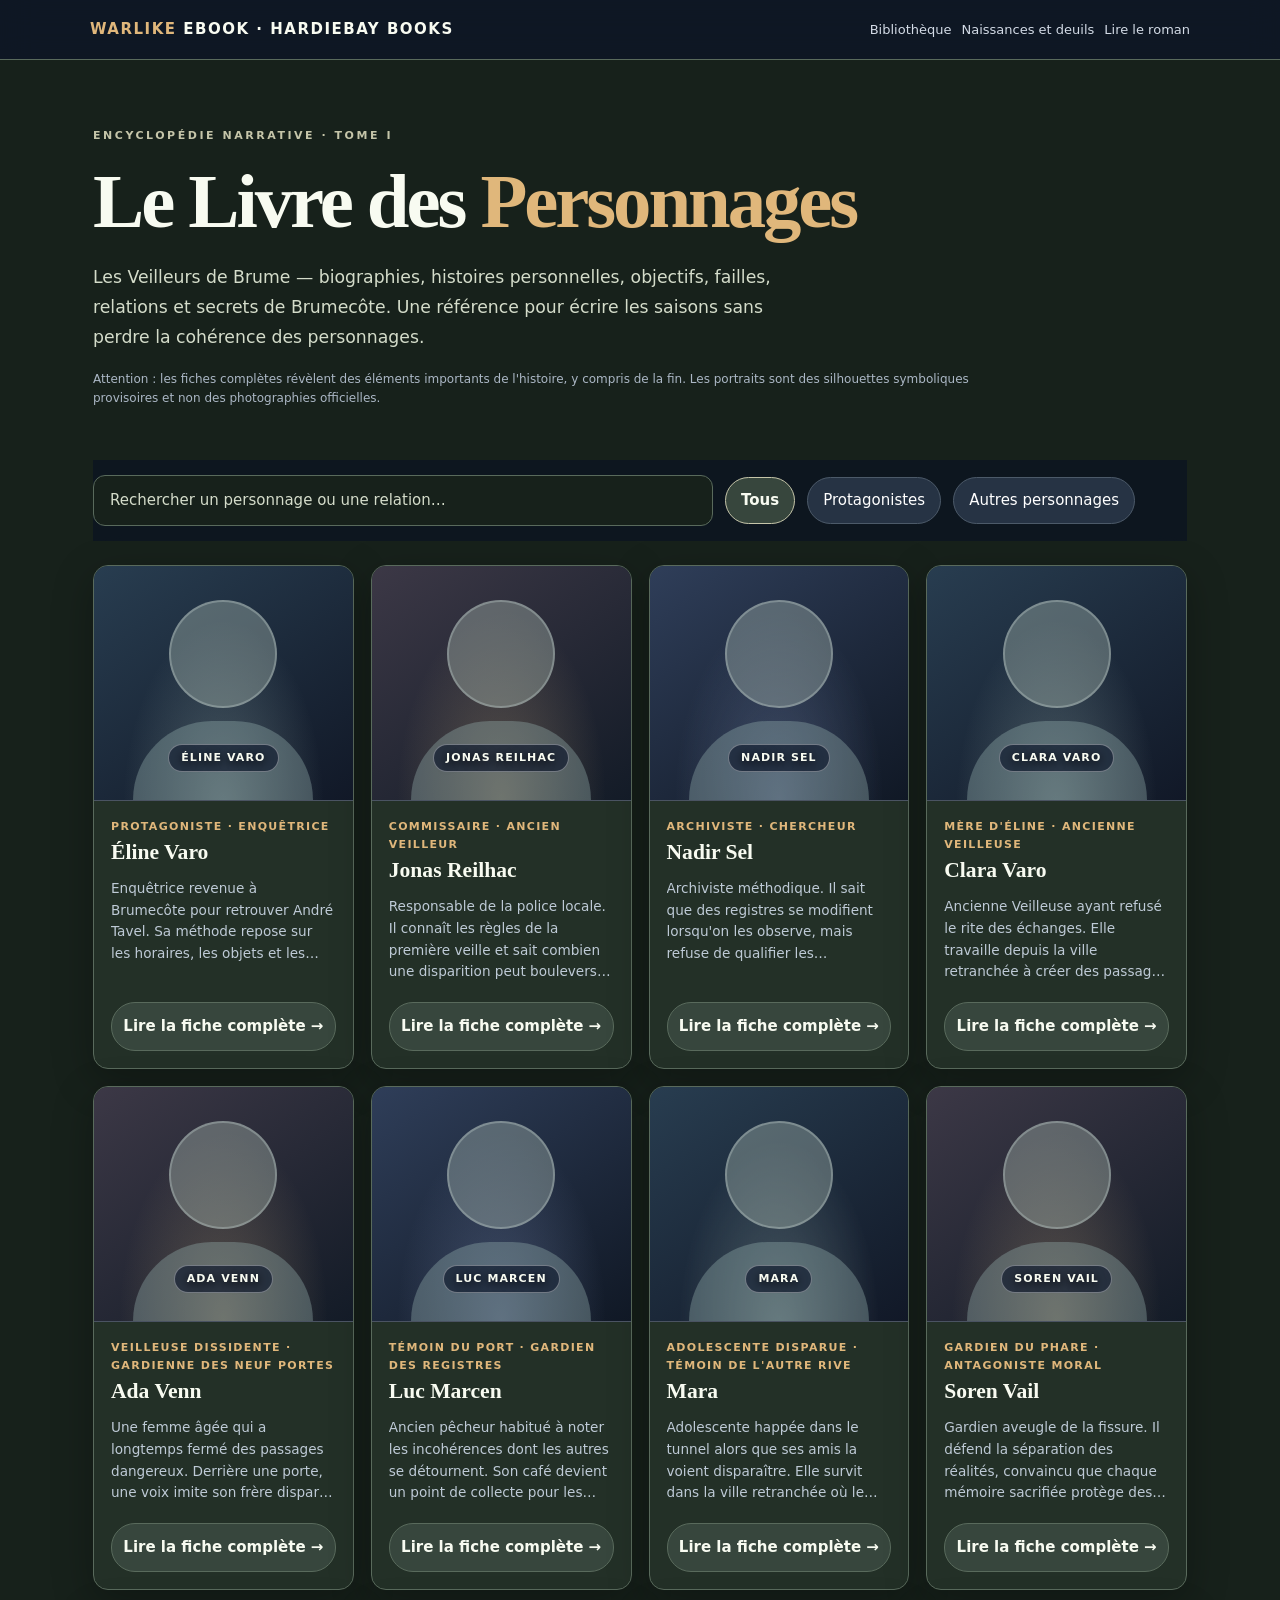
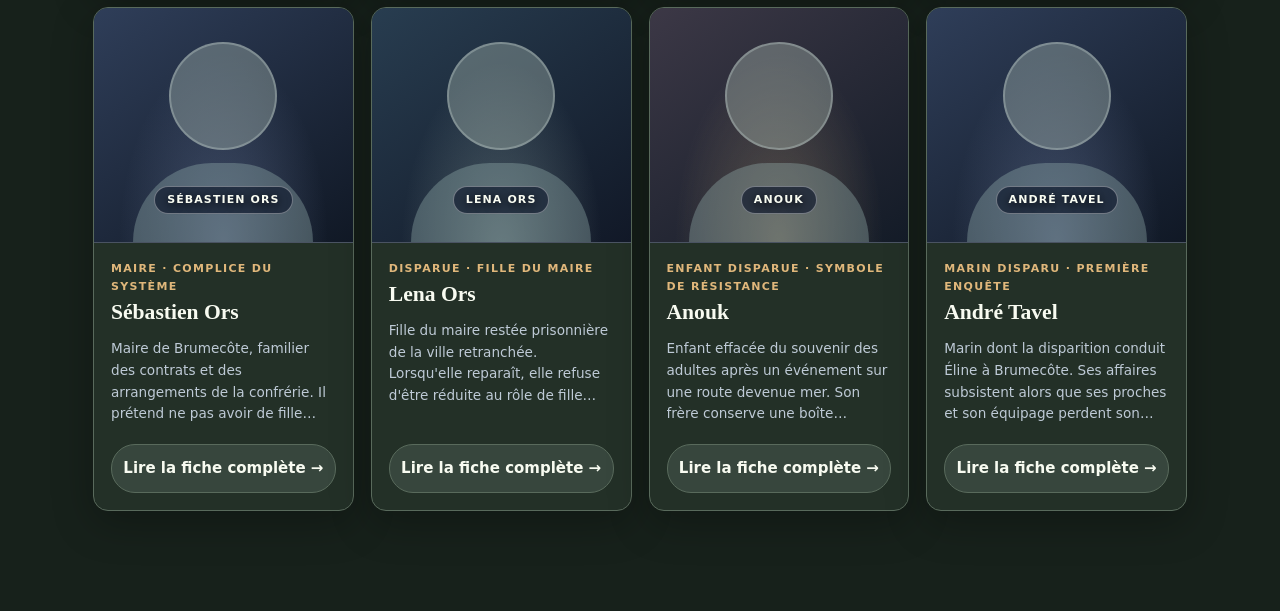
<file: personnages-brume.html>
<!doctype html><html data-warlike-app="warlike-ebook" lang="fr"><head><meta charset="utf-8"><meta name="viewport" content="width=device-width,initial-scale=1"><meta name="theme-color" content="#111827"><meta name="description" content="Livre des personnages de Les Veilleurs de Brume, univers HardieBay Books."><title>Le Livre des Personnages — Les Veilleurs de Brume</title><style>
:root{color-scheme:dark;--bg:#0a101b;--panel:#161e2b;--soft:#202c3d;--line:#324258;--text:#f2f1ee;--sub:#abb7c5;--gold:#e0b77b}
*{box-sizing:border-box}html{scroll-behavior:smooth}body{margin:0;background:radial-gradient(ellipse at 85% 0%,#21435580,transparent 40%),var(--bg);color:var(--text);font:15px/1.65 system-ui,Segoe UI,sans-serif}
a{color:inherit}button,input{font:inherit}button{cursor:pointer}header{padding:17px max(18px,calc((100vw - 1100px)/2));display:flex;align-items:center;justify-content:space-between;gap:12px;flex-wrap:wrap;border-bottom:1px solid var(--line);background:#101723e8}header strong{letter-spacing:.1em}header b,.gold{color:var(--gold)}header a{font-size:13px;text-decoration:none;color:#d3dbe6}main{max-width:1130px;margin:auto;padding:42px 18px 100px}.eyebrow{font-size:11px;letter-spacing:.23em;font-weight:800;color:var(--gold);text-transform:uppercase}.intro{max-width:790px}h1{font:650 clamp(2.6rem,6vw,5rem)/1.1 Georgia,serif;margin:15px 0}h2{font:650 1.85rem Georgia,serif}h3{font:650 1.25rem Georgia,serif;margin:4px 0}.muted{color:var(--sub)}.filters{display:flex;align-items:center;gap:12px;flex-wrap:wrap;margin:38px 0 21px}.filters input{min-width:200px;flex:1;max-width:460px;padding:12px 16px;border:1px solid #4d5a6a;background:#1e2938;color:#fff;border-radius:30px}.filters button,.btn{padding:10px 15px;border-radius:24px;border:1px solid #4c5a69;background:#263344;color:#fff;text-decoration:none}.filters button.active,.btn.primary{background:var(--gold);color:#1c1710;border-color:var(--gold);font-weight:800}.cards{display:grid;grid-template-columns:repeat(auto-fit,minmax(260px,1fr));gap:17px}.character{border:1px solid var(--line);background:var(--panel);border-radius:18px;overflow:hidden;display:flex;flex-direction:column}.portrait{height:180px;display:grid;place-items:center;background:radial-gradient(circle at 50% 105%,#8aafac50,transparent 58%),linear-gradient(140deg,#31485c,#101826);border-bottom:1px solid #4a5362;position:relative}.portrait:before{content:"";height:94px;width:94px;background:#a7c0c04d;border:2px solid #b6c6c466;border-radius:50%;position:absolute;top:30px}.portrait:after{content:"";height:54px;width:150px;border-radius:80px 80px 0 0;background:#a2babc45;position:absolute;bottom:0}.portrait span{position:relative;z-index:1;letter-spacing:.13em;text-shadow:0 2px 10px #000;font-size:12px;font-weight:800;margin-top:108px}.detail{padding:21px;display:flex;flex-direction:column;flex:1}.role{font-size:11px;text-transform:uppercase;color:var(--gold);letter-spacing:.12em;font-weight:800}.detail p{color:#becad6;margin:8px 0 19px}.detail button{margin-top:auto}.panel{border:1px solid var(--line);background:var(--panel);border-radius:18px;padding:clamp(20px,4vw,40px);margin-top:30px}.pair{display:grid;grid-template-columns:repeat(2,minmax(0,1fr));gap:17px}.item{border-bottom:1px solid var(--line);padding:10px 0}.item b{display:block;color:var(--gold);font-size:12px;letter-spacing:.05em}.quote{font:italic 1.35rem/1.55 Georgia,serif;color:#e7ca9b;border-left:3px solid var(--gold);padding-left:20px;margin:24px 0}.links{display:flex;flex-wrap:wrap;gap:10px}.link{padding:8px 12px;border:1px solid #516276;border-radius:25px;background:#202c3e;color:#e6eaf0;text-decoration:none;font-size:13px}.warning{font-size:12px;color:var(--sub);margin:16px 0}.back{margin:22px 0}.hidden{display:none!important}@media(max-width:630px){.pair{grid-template-columns:1fr}main{padding-top:29px}.portrait{height:140px}}

/* Hardcover character compendium refresh */
body{background:radial-gradient(ellipse at 80% 0%,#1d435b68,transparent 38%),linear-gradient(#0b1220,#09101c)}
header{position:sticky;top:0;z-index:12;backdrop-filter:blur(16px);background:#0e1725ed}
.intro{max-width:900px;padding:25px 0 15px}
.intro h1{font-size:clamp(3rem,6vw,5.5rem);letter-spacing:-.04em}
.intro .muted{font-size:1.08rem;max-width:730px;line-height:1.75}
.filters{position:sticky;top:66px;z-index:10;background:#0d1520e8;backdrop-filter:blur(15px);padding:15px 0;margin:20px 0 24px}
.filters input{max-width:620px;width:100%;border-radius:12px}
.cards{grid-template-columns:repeat(4,minmax(0,1fr));gap:17px}
.character{border-radius:15px;min-width:0;box-shadow:0 12px 40px #0004;transition:transform .2s,border-color .2s}
.character:hover{transform:translateY(-4px);border-color:#b8a079}
.portrait{height:235px;overflow:hidden;background:radial-gradient(ellipse at 50% 105%,#afc8c259,transparent 55%),linear-gradient(145deg,#283d50,#111827)}
.character:nth-child(3n+2) .portrait{background:radial-gradient(ellipse at 50% 100%,#c1a4785a,transparent 57%),linear-gradient(145deg,#3c3846,#131b27)}
.character:nth-child(3n+3) .portrait{background:radial-gradient(ellipse at 50% 100%,#8697c15c,transparent 57%),linear-gradient(145deg,#2f3e59,#101825)}
.portrait:before{height:104px;width:104px;top:34px;background:#b6c8bd5c}
.portrait:after{height:79px;width:180px;background:#98b4b15c}
.portrait span{margin-top:150px;font-size:11px;letter-spacing:.1em;border:1px solid #ffffff5d;border-radius:24px;padding:4px 12px;background:#0b1429a8}
.detail{padding:17px}
.detail h3{font-size:1.35rem;line-height:1.2}
.detail p{font-size:.85rem;line-height:1.6;display:-webkit-box;-webkit-line-clamp:4;-webkit-box-orient:vertical;overflow:hidden}
.detail button{width:100%;font-weight:700;padding:11px 8px;background:#27394d;color:#eddbc2}
.panel{margin-top:35px;scroll-margin-top:100px;border-radius:19px;box-shadow:0 22px 80px #0003}
.pair{gap:22px}.item{line-height:1.8;color:#dce2e8}.item b{margin-bottom:5px}
.quote{font-size:clamp(1.3rem,2.7vw,1.9rem);max-width:750px}
@media(max-width:1100px){.cards{grid-template-columns:repeat(3,minmax(0,1fr))}}
@media(max-width:760px){header{position:relative}.filters{top:0}.cards{grid-template-columns:repeat(2,minmax(0,1fr));gap:11px}.portrait{height:160px}.portrait:before{height:80px;width:80px;top:17px}.portrait:after{height:55px;width:140px}.portrait span{margin-top:100px;font-size:9px}.detail{padding:12px}.detail h3{font-size:1.12rem}.detail p{font-size:.77rem;-webkit-line-clamp:3}.detail button{font-size:12px}.filters button{font-size:12px}.panel{padding:19px}.intro{padding:12px 0}}
@media(max-width:400px){.cards{grid-template-columns:1fr}.portrait{height:190px}.detail p{-webkit-line-clamp:5}}
@media(prefers-reduced-motion:reduce){.character{transition:none}}
</style>
<link rel="stylesheet" href="./design-system/warlike-foundation.css?v=1.1">
<link rel="stylesheet" href="./design-system/warlike-shell.css?v=1.1">
</head><body><header><strong><b>WARLIKE</b> EBOOK · HARDIEBAY BOOKS</strong><div class="links"><a href="index.html">Bibliothèque</a><a href="vies-et-deuils.html#brume">Naissances et deuils</a><a href="nouveaux-romans.html?livre=brume">Lire le roman</a></div></header><main><div class="intro"><div class="eyebrow">Encyclopédie narrative · Tome I</div><h1>Le Livre des <span class="gold">Personnages</span></h1><p class="muted">Les Veilleurs de Brume — biographies, histoires personnelles, objectifs, failles, relations et secrets de Brumecôte. Une référence pour écrire les saisons sans perdre la cohérence des personnages.</p><p class="warning">Attention : les fiches complètes révèlent des éléments importants de l'histoire, y compris de la fin. Les portraits sont des silhouettes symboliques provisoires et non des photographies officielles.</p></div>
<div class="filters"><input id="search" type="search" aria-label="Rechercher un personnage" placeholder="Rechercher un personnage ou une relation…"><button id="all" class="active">Tous</button><button id="central">Protagonistes</button><button id="other">Autres personnages</button></div><div class="cards" id="cards" aria-live="polite"></div><section class="panel hidden" id="profile"><div class="back"><button id="return">← Retour aux personnages</button></div><div class="eyebrow" id="profileRole"></div><h2 id="profileName"></h2><div class="quote" id="profileQuote"></div><p id="profileDescription"></p><div class="pair" id="profileDetails"></div><h3>Relations</h3><div id="relationships" class="links"></div><p class="warning">Référentiel des personnages : les éléments dont l'identité ou les motivations demeurent inconnues sont indiqués comme tels.</p><div class="links"><a class="btn primary" href="nouveaux-romans.html?livre=brume">Ouvrir le roman →</a><button id="returnBottom">Voir tous les personnages</button></div></section></main>
<script src="romans/personnages-brume.js"></script><script>
(()=>{'use strict';const chars=window.WARLIKE_CHARACTERS||[];const $=s=>document.querySelector(s);let filter='all';const escape=s=>String(s??'').replace(/[&<>"']/g,c=>({'&':'&amp;','<':'&lt;','>':'&gt;','"':'&quot;',"'":'&#39;'}[c]));const important=['eline','jonas','nadir','clara','ada','soren'];
function showCards(){let q=$('#search').value.trim().toLocaleLowerCase();let list=chars.filter(c=>(filter==='all'||(filter==='central'?important.includes(c.id):!important.includes(c.id)))&&(!q||(c.name+' '+c.role+' '+c.desc+' '+c.ties.map(t=>t.join(' ')).join(' ')).toLocaleLowerCase().includes(q)));$('#cards').innerHTML=list.map(c=>'<article class="character"><div class="portrait"><span>'+escape(c.name.toUpperCase())+'</span></div><div class="detail"><div class="role">'+escape(c.role)+'</div><h3>'+escape(c.name)+'</h3><p>'+escape(c.desc)+'</p><button class="btn" data-open="'+escape(c.id)+'">Lire la fiche complète →</button></div></article>').join('')||'<p class="muted">Aucun personnage trouvé.</p>';}
function showProfile(id){const c=chars.find(p=>p.id===id);if(!c)return;$('#profile').classList.remove('hidden');$('#profileRole').textContent=c.role;$('#profileName').textContent=c.name;$('#profileQuote').textContent='« '+c.quote+' »';$('#profileDescription').textContent=c.desc;$('#profileDetails').innerHTML=[['Naissance et origines',c.birth||'Non établies'],['État à la fin du récit',c.fate||'Non établi'],['Conséquences et transmission',c.legacy||c.evolve],['Passé',c.past],['Objectif',c.goal],['Contradiction et faiblesse',c.flaw],['Évolution',c.evolve],['Marque distinctive',c.sign],['Secret ou révélation',c.secret],['Arc narratif',c.arc]].map(([k,v])=>'<div class="item"><b>'+escape(k)+'</b>'+escape(v)+'</div>').join('');$('#relationships').innerHTML=c.ties.map(([name,description])=>'<span class="link"><strong>'+escape(name)+'</strong> · '+escape(description)+'</span>').join('');$('#profile').scrollIntoView({behavior:'smooth',block:'start'});history.replaceState(null,'','#'+c.id)}
function back(){$('#profile').classList.add('hidden');$('#cards').scrollIntoView({behavior:'smooth'});history.replaceState(null,'',location.pathname+location.search)}
document.addEventListener('click',e=>{let b=e.target.closest('[data-open]');if(b)showProfile(b.dataset.open)});$('#return').onclick=back;$('#returnBottom').onclick=back;$('#search').oninput=showCards;for(const k of ['all','central','other'])$('#'+k).onclick=()=>{filter=k;for(const x of ['all','central','other'])$('#'+x).classList.toggle('active',k===x);showCards()};showCards();if(location.hash)showProfile(decodeURIComponent(location.hash.slice(1)));
})();
</script></body></html>
</file>
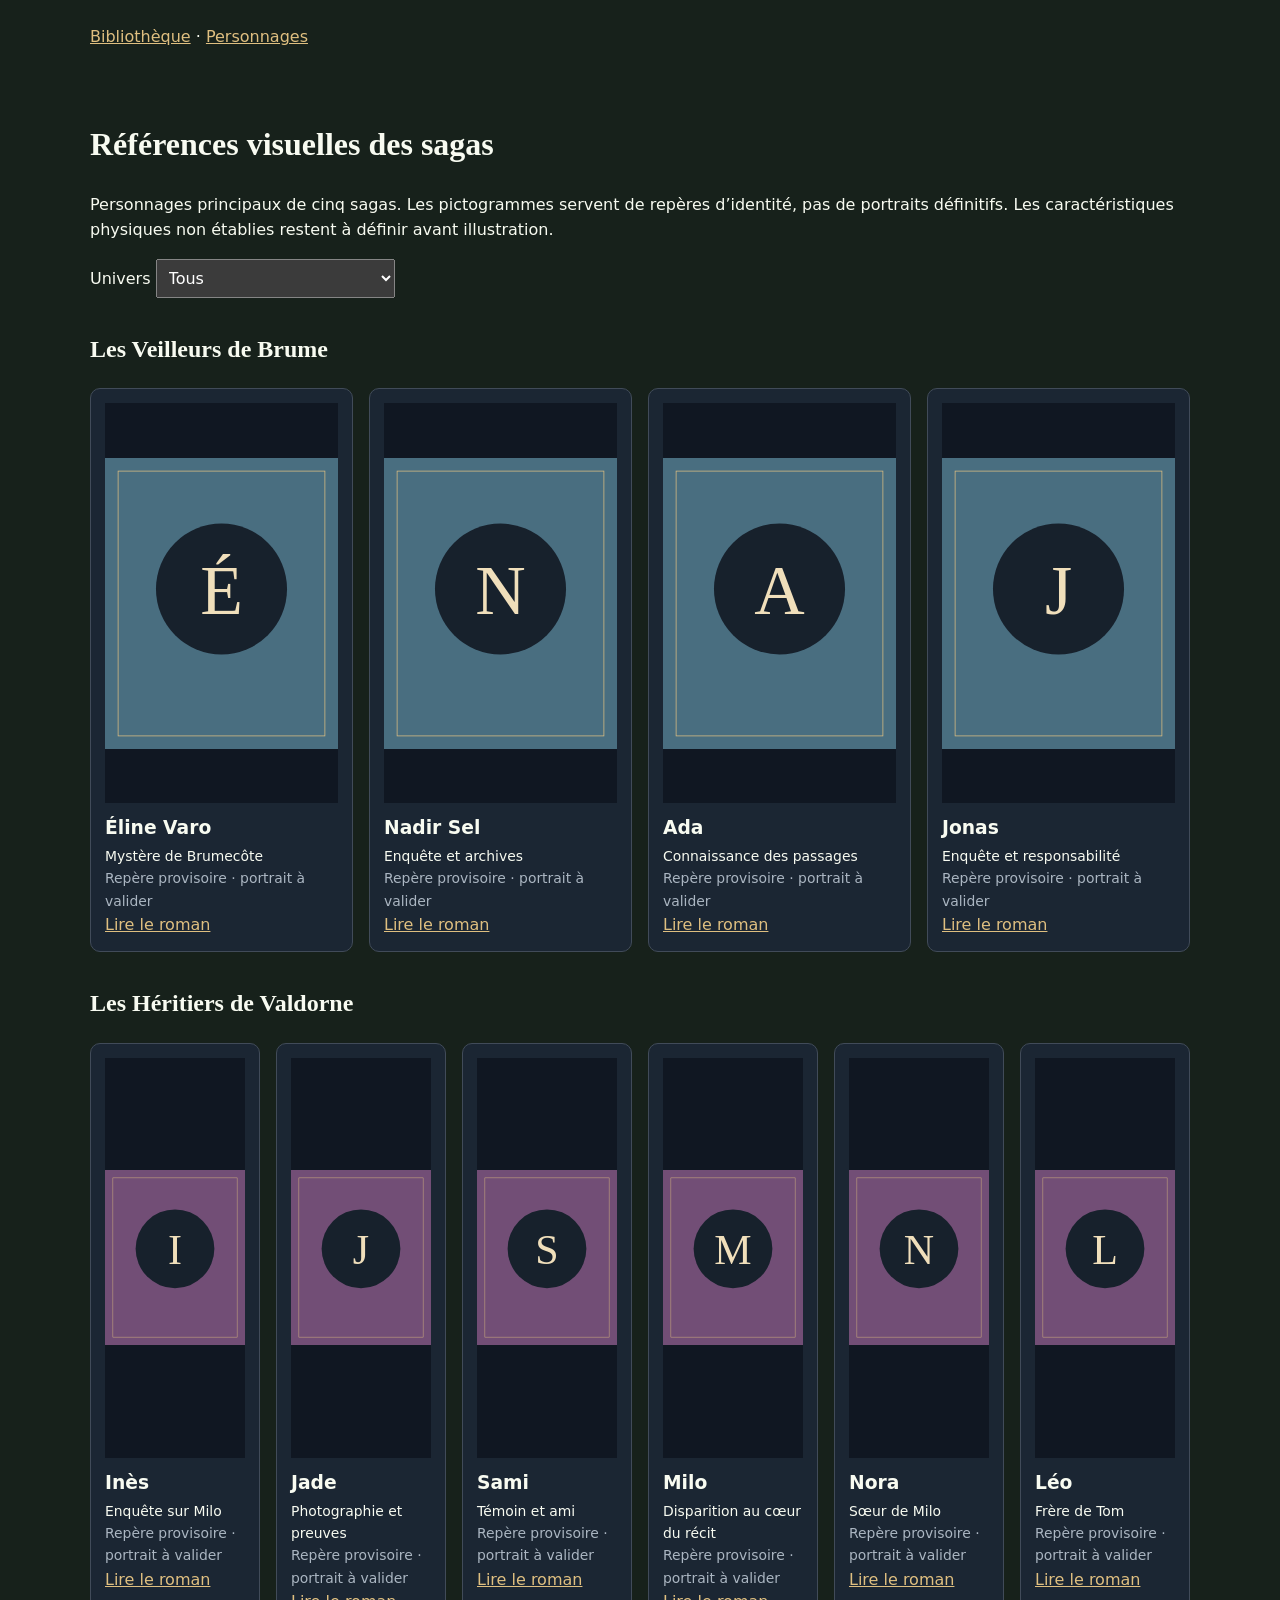
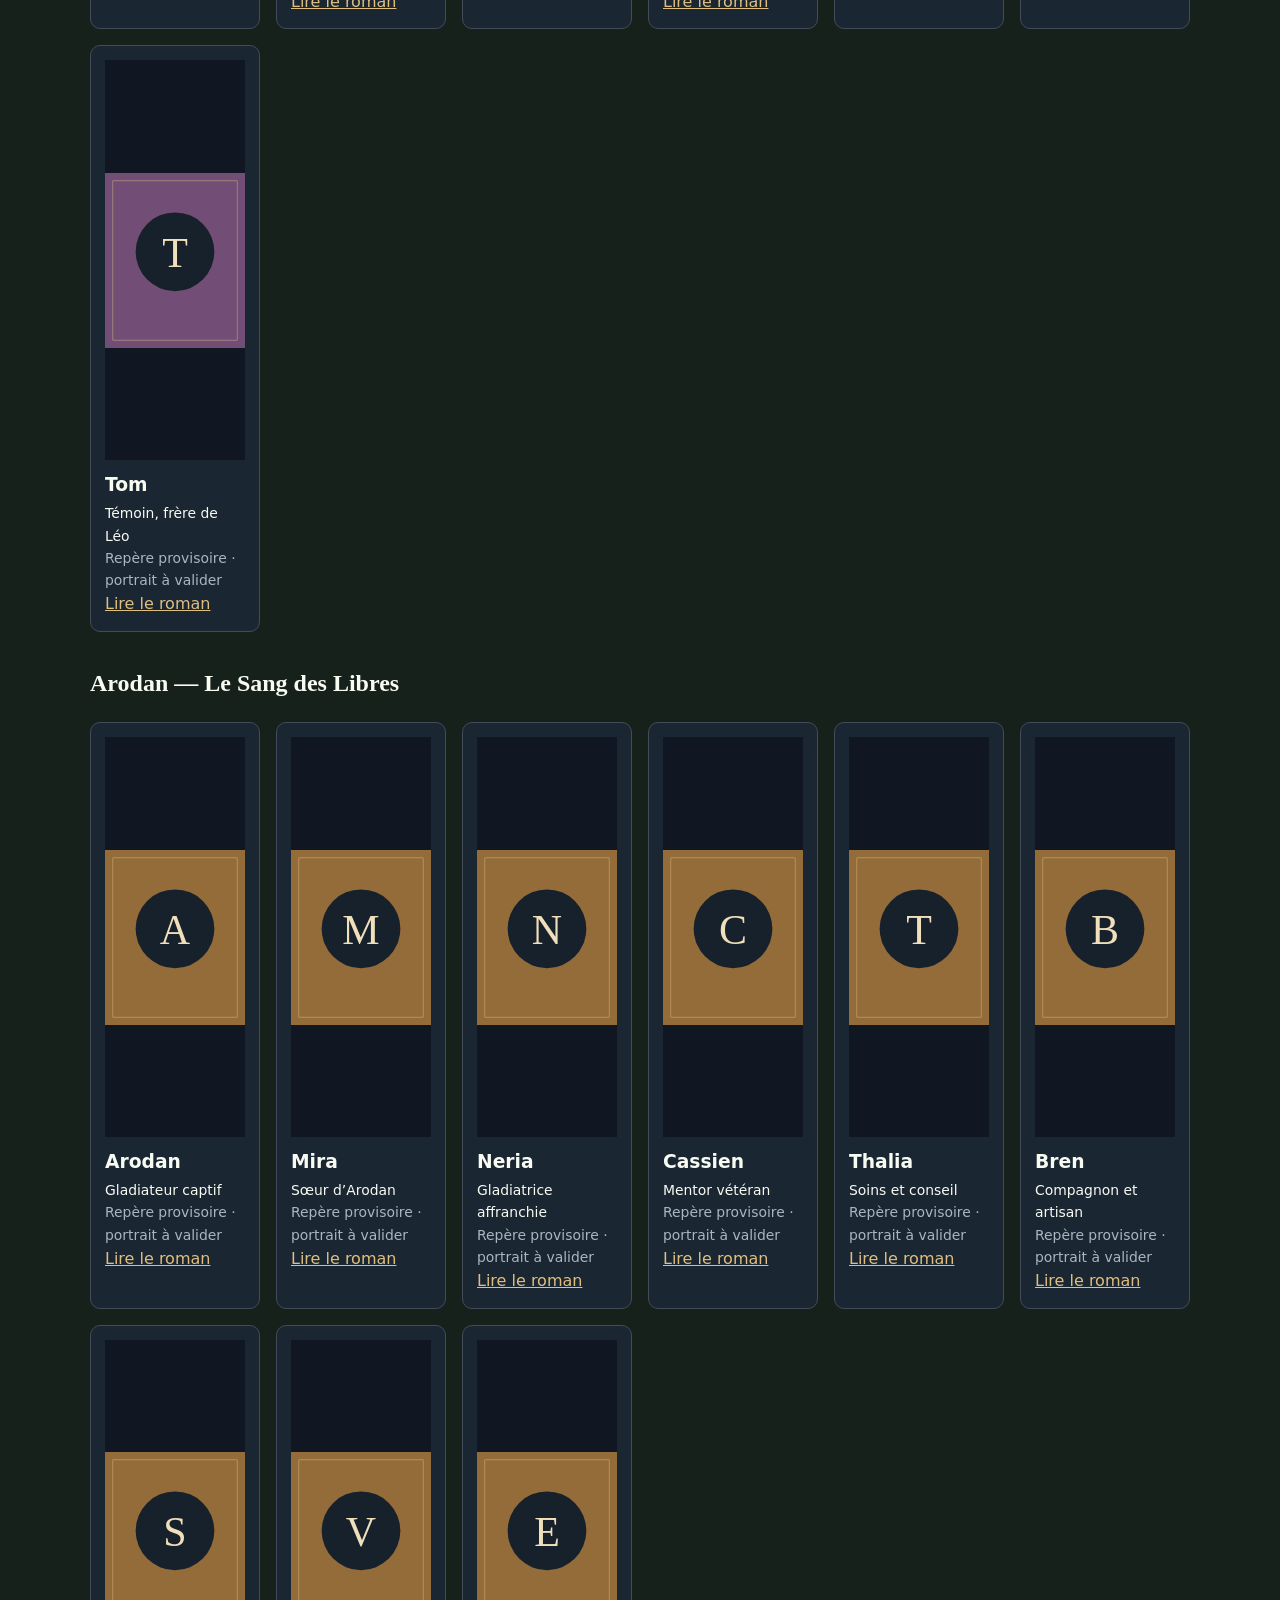
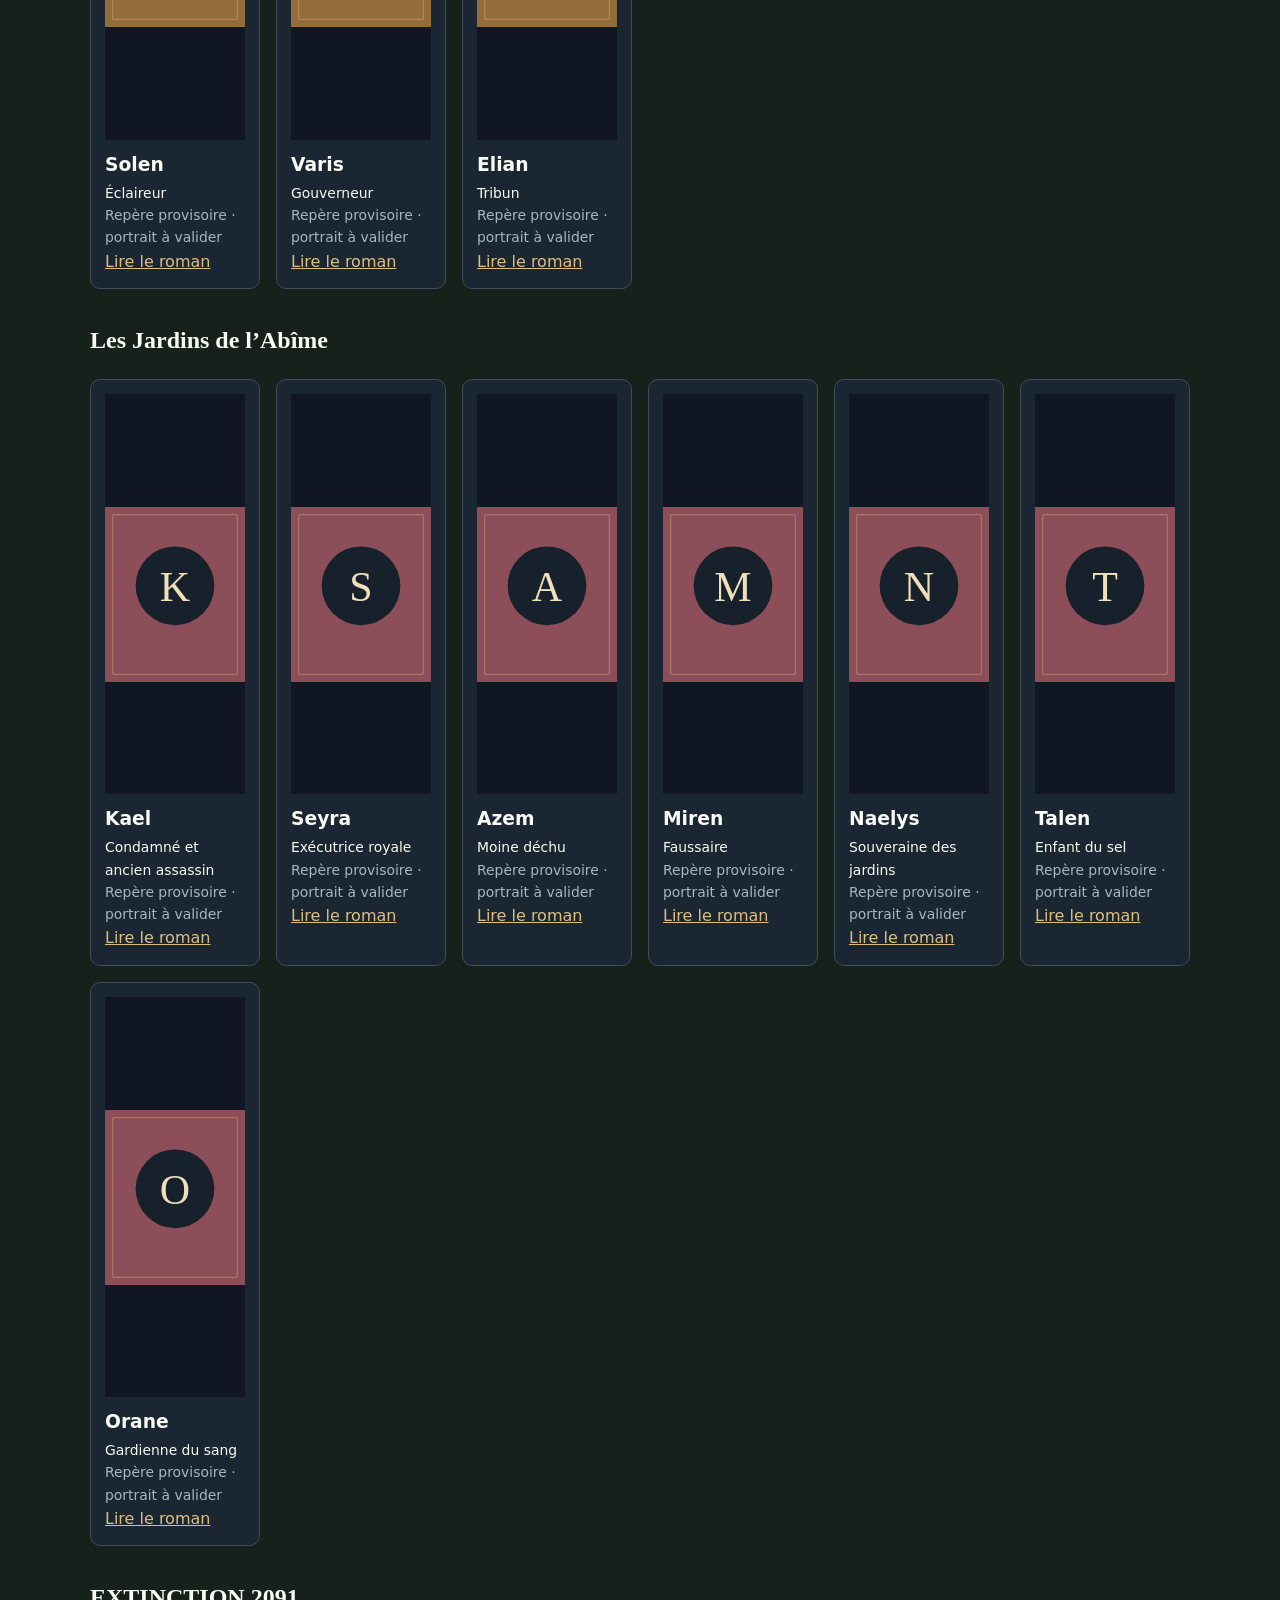
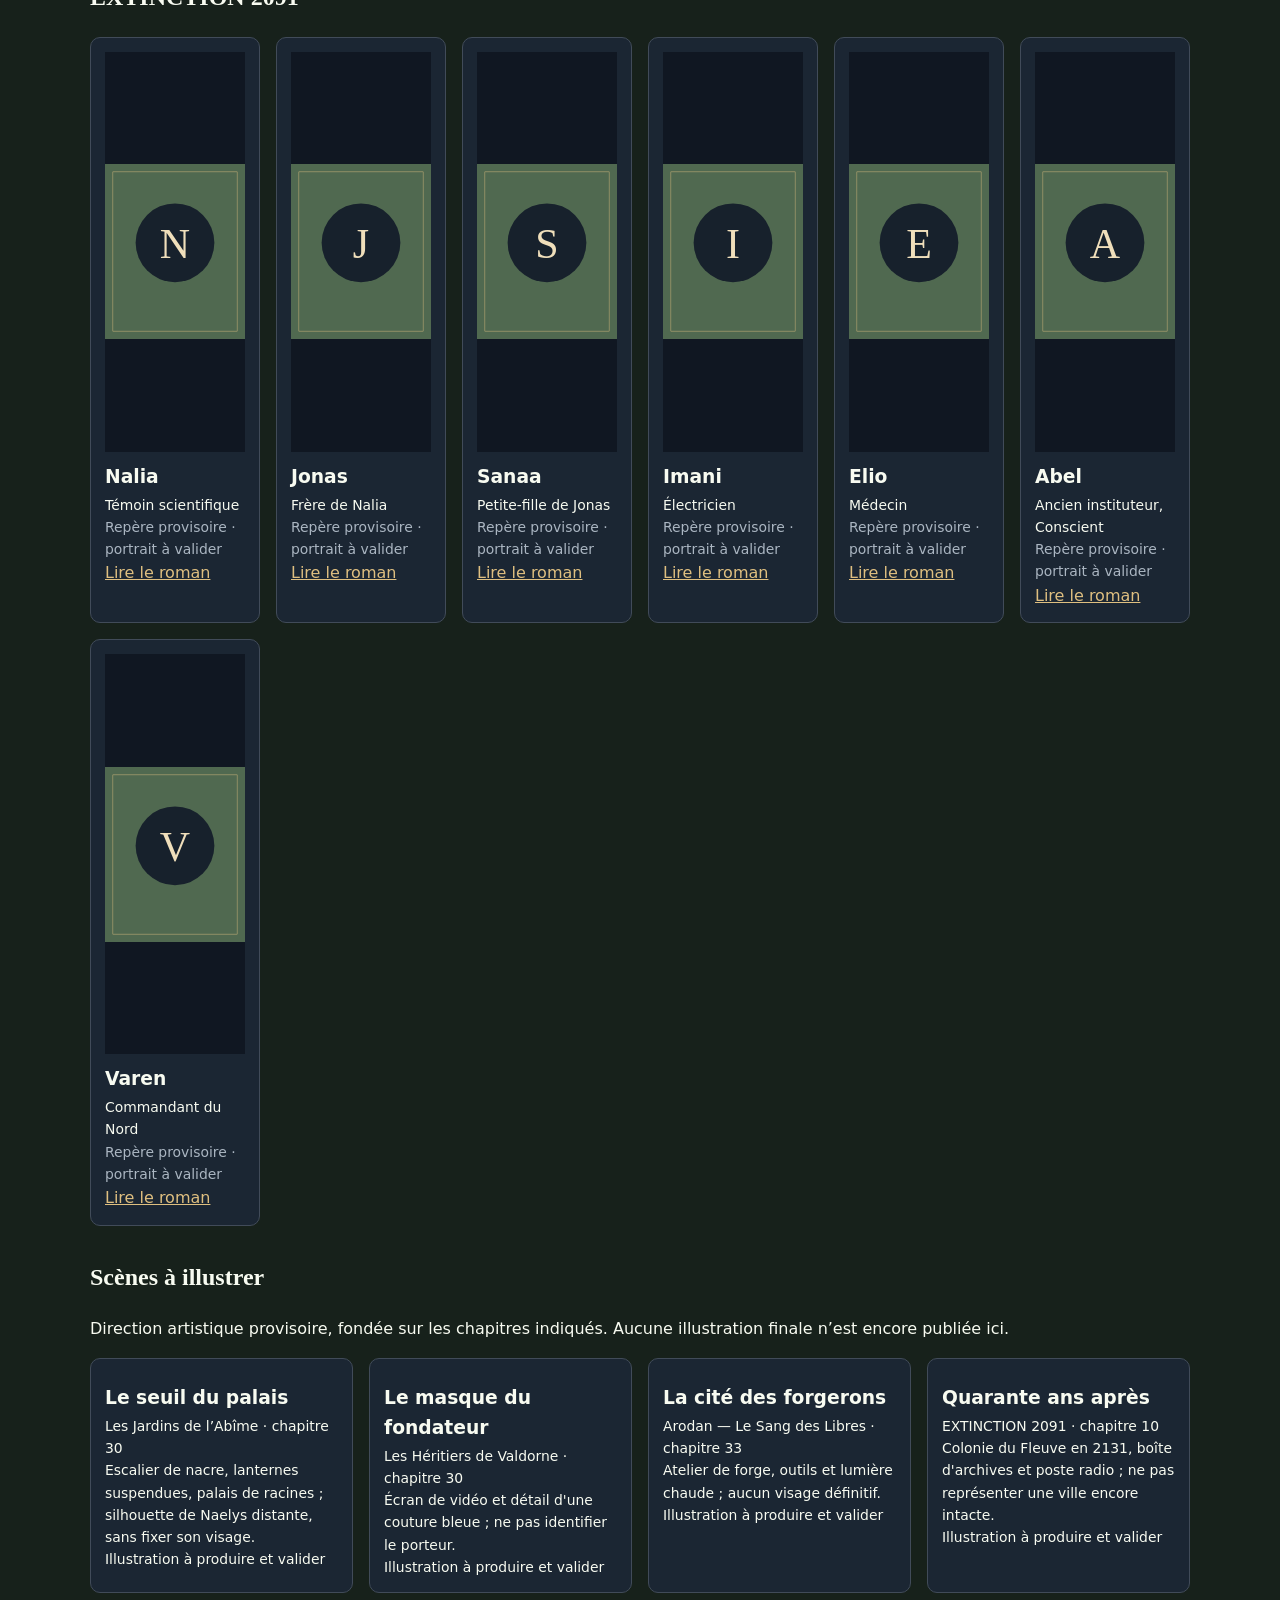
<file: personnages-reference.html>
<!doctype html><html lang="fr" data-warlike-app="warlike-ebook"><head><meta charset="utf-8"><meta name="viewport" content="width=device-width,initial-scale=1"><title>Références visuelles · HardieBay Books</title><link rel="stylesheet" href="./design-system/warlike-foundation.css?v=1.1"><style>body{margin:0;background:#101722;color:#eee9e0;font:16px/1.6 system-ui,sans-serif}main,header{max-width:1100px;margin:auto;padding:24px}a{color:#dfbf80}h1,h2{font-family:Georgia,serif}.cast{display:grid;grid-template-columns:repeat(auto-fit,minmax(150px,1fr));gap:16px}.cast article{border:1px solid #414b59;border-radius:10px;overflow:hidden;background:#1b2633;padding:14px}.cast img{display:block;width:100%;aspect-ratio:4/5;object-fit:contain;background:#101722}.cast h3{margin:10px 0 2px}.cast p{margin:0;font-size:.87rem}.caption{color:#abb6c2;font-size:.85rem}section{margin:32px 0}select{font:inherit;padding:8px}</style></head><body><header><a href="index.html">Bibliothèque</a> · <a href="personnages.html">Personnages</a></header><main><h1>Références visuelles des sagas</h1><p>Personnages principaux de cinq sagas. Les pictogrammes servent de repères d’identité, pas de portraits définitifs. Les caractéristiques physiques non établies restent à définir avant illustration.</p><label>Univers <select id="book"><option value="all">Tous</option><option value="brume">Les Veilleurs de Brume</option><option value="valdorne">Les Héritiers de Valdorne</option><option value="arodan">Arodan</option><option value="abime">Les Jardins de l’Abîme</option><option value="extinction">EXTINCTION 2091</option></select></label><div id="casts"></div><section><h2>Scènes à illustrer</h2><p>Direction artistique provisoire, fondée sur les chapitres indiqués. Aucune illustration finale n’est encore publiée ici.</p><div id="scene-briefs" class="cast"></div></section></main><script type="module" src="./character-reference.js"></script></body></html>
</file>
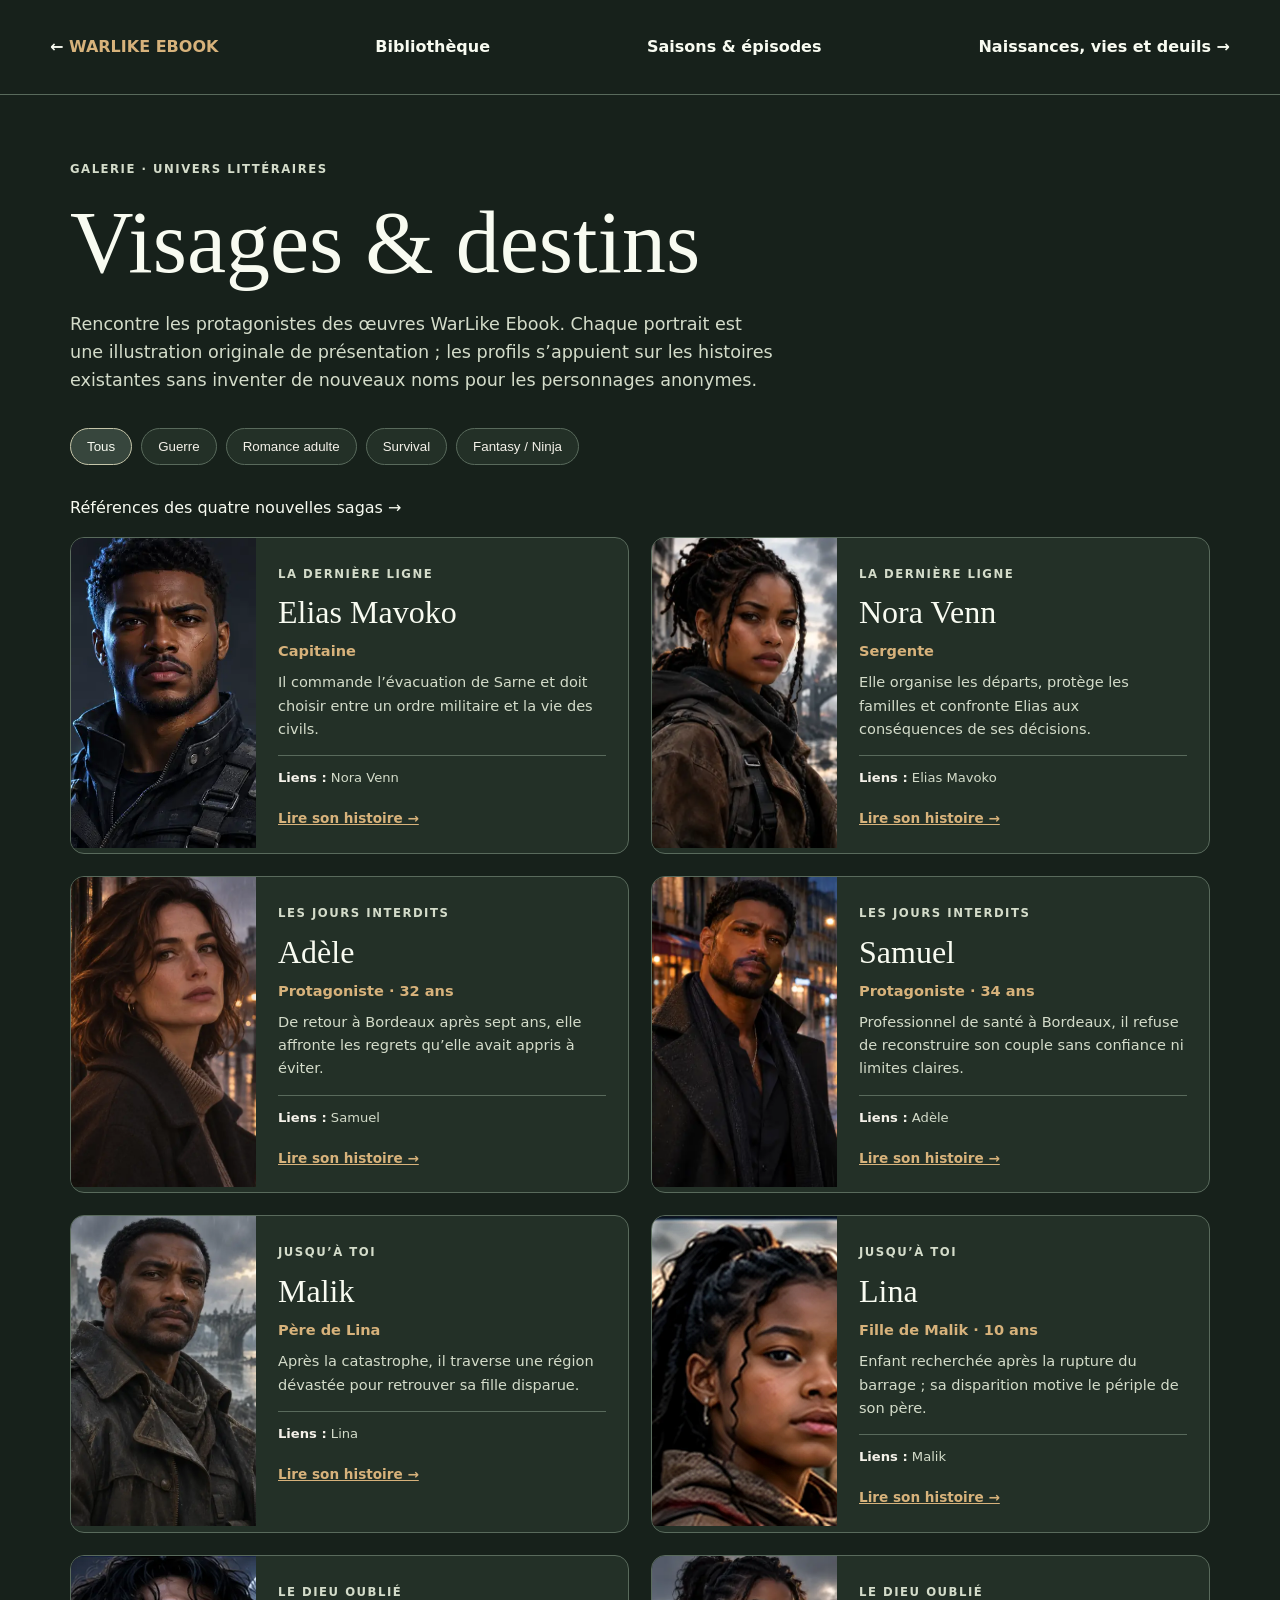
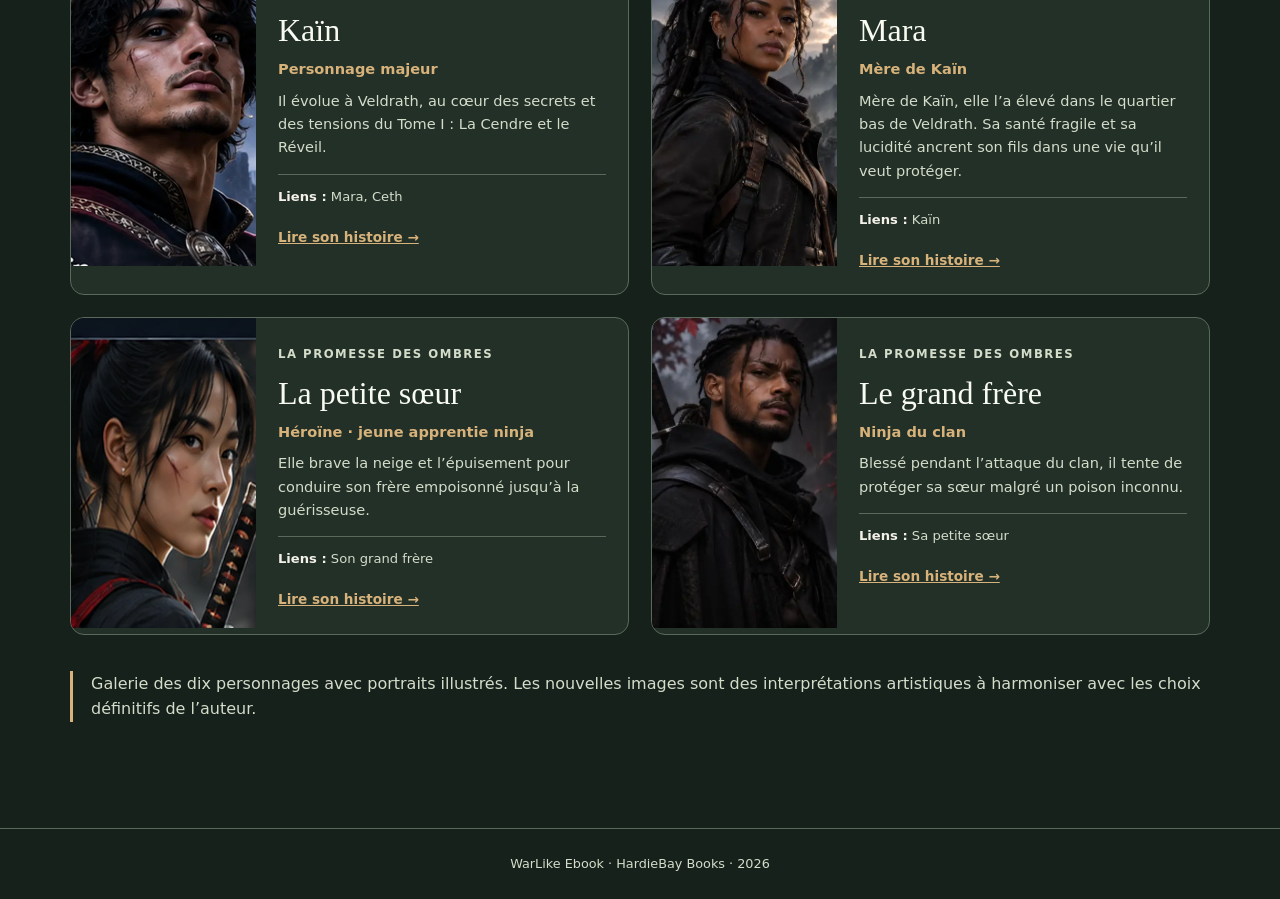
<file: personnages.html>
<!doctype html><html data-warlike-app="warlike-ebook" lang="fr"><head><meta charset="utf-8"><meta name="viewport" content="width=device-width, initial-scale=1"><meta name="description" content="Les personnages de WarLike Ebook : portraits illustrés, rôles, liens et histoires."><title>Personnages — WarLike Ebook</title><style>:root{--bg:#0d111b;--surface:#19202c;--fg:#f4f1e9;--muted:#b2b9c4;--line:#333e51;--gold:#d7b27b}*{box-sizing:border-box}body{margin:0;background:var(--bg);color:var(--fg);font:16px/1.6 system-ui,sans-serif}a{color:inherit;text-decoration:none}header{border-bottom:1px solid var(--line);padding:18px max(20px,calc((100% - 1180px)/2));display:flex;justify-content:space-between;align-items:center;gap:14px}header a{font-weight:700}header span{color:var(--gold)}main{max-width:1180px;margin:auto;padding:60px 20px 90px}.kicker{letter-spacing:.13em;text-transform:uppercase;color:var(--gold);font-size:.73rem;font-weight:700}.intro h1{font:400 clamp(3rem,8vw,5.5rem)/1.1 Georgia,serif;margin:15px 0}.intro p{color:var(--muted);max-width:710px;font-size:1.1rem}.filters{display:flex;gap:9px;flex-wrap:wrap;margin:34px 0 30px}.filters button{border:1px solid var(--line);background:var(--surface);color:var(--fg);padding:10px 16px;border-radius:40px;cursor:pointer}.filters button.active{background:var(--gold);color:#14151b}.gallery{display:grid;grid-template-columns:repeat(2,minmax(0,1fr));gap:22px}.person{display:grid;grid-template-columns:185px 1fr;min-height:270px;overflow:hidden;background:var(--surface);border:1px solid var(--line);border-radius:14px}.person img{width:100%;height:100%;max-height:310px;object-fit:cover}.person .info{padding:22px}.person h2{font:400 2rem Georgia,serif;margin:9px 0 2px}.person p{color:var(--muted);margin:8px 0;font-size:.91rem}.person .role{color:var(--gold);font-weight:600}.person .relation{font-size:.82rem;border-top:1px solid var(--line);margin-top:15px;padding-top:11px}.person .relation strong{color:var(--fg)}.note{margin-top:36px;color:var(--muted);border-left:3px solid var(--gold);padding-left:18px}footer{text-align:center;border-top:1px solid var(--line);padding:25px;color:var(--muted);font-size:.8rem}@media(max-width:900px){.gallery{grid-template-columns:1fr}}@media(max-width:520px){main{padding-top:38px}.person{grid-template-columns:120px 1fr}.person .info{padding:15px}.person h2{font-size:1.4rem}.person img{max-height:none}.person p{font-size:.8rem}}.person[hidden]{display:none}.story-link{display:inline-block;margin-top:12px;color:var(--gold);font-weight:700;font-size:.85rem;text-decoration:underline}.story-link:focus-visible{outline:2px solid var(--gold);outline-offset:3px}</style>
<link rel="stylesheet" href="./design-system/warlike-foundation.css?v=1.1">
<link rel="stylesheet" href="./design-system/warlike-shell.css?v=1.1">
</head><body><header><a href="./index.html">← <span>WARLIKE EBOOK</span></a><a href="./index.html#bibliotheque">Bibliothèque</a> <a href="./saisons.html">Saisons & épisodes</a><p><a href="./vies-et-deuils.html">Naissances, vies et deuils →</a></p></header><main><div class="intro"><span class="kicker">Galerie · Univers littéraires</span><h1>Visages &amp; destins</h1><p>Rencontre les protagonistes des œuvres WarLike Ebook. Chaque portrait est une illustration originale de présentation ; les profils s’appuient sur les histoires existantes sans inventer de nouveaux noms pour les personnages anonymes.</p></div><div class="filters" id="filters"><button class="active" data-genre="all">Tous</button><button data-genre="guerre">Guerre</button><button data-genre="romance">Romance adulte</button><button data-genre="survival">Survival</button><button data-genre="fantasy">Fantasy / Ninja</button></div><p><a href="./personnages-reference.html">Références des quatre nouvelles sagas →</a></p><section class="gallery" id="gallery"><article class="person" data-genre="guerre"><img src="assets/characters/elias.webp" alt="Portrait illustré de Elias Mavoko" loading="lazy" width="400" height="520"><div class="info"><span class="kicker">La Dernière Ligne</span><h2>Elias Mavoko</h2><p class="role">Capitaine</p><p>Il commande l’évacuation de Sarne et doit choisir entre un ordre militaire et la vie des civils.</p><p class="relation"><strong>Liens :</strong> Nora Venn</p><a class="story-link" href="./saisons.html?livre=ligne">Lire son histoire →</a></div></article><article class="person" data-genre="guerre"><img src="assets/characters/nora.webp" alt="Portrait illustré de Nora Venn" loading="lazy" width="400" height="520"><div class="info"><span class="kicker">La Dernière Ligne</span><h2>Nora Venn</h2><p class="role">Sergente</p><p>Elle organise les départs, protège les familles et confronte Elias aux conséquences de ses décisions.</p><p class="relation"><strong>Liens :</strong> Elias Mavoko</p><a class="story-link" href="./saisons.html?livre=ligne">Lire son histoire →</a></div></article><article class="person" data-genre="romance"><img src="assets/characters/adele.webp" alt="Portrait illustré de Adèle" loading="lazy" width="400" height="520"><div class="info"><span class="kicker">Les Jours Interdits</span><h2>Adèle</h2><p class="role">Protagoniste · 32 ans</p><p>De retour à Bordeaux après sept ans, elle affronte les regrets qu’elle avait appris à éviter.</p><p class="relation"><strong>Liens :</strong> Samuel</p><a class="story-link" href="./saisons.html?livre=jours">Lire son histoire →</a></div></article><article class="person" data-genre="romance"><img src="assets/characters/samuel.webp" alt="Portrait illustré de Samuel" loading="lazy" width="400" height="520"><div class="info"><span class="kicker">Les Jours Interdits</span><h2>Samuel</h2><p class="role">Protagoniste · 34 ans</p><p>Professionnel de santé à Bordeaux, il refuse de reconstruire son couple sans confiance ni limites claires.</p><p class="relation"><strong>Liens :</strong> Adèle</p><a class="story-link" href="./saisons.html?livre=jours">Lire son histoire →</a></div></article><article class="person" data-genre="survival"><img src="assets/characters/malik.webp" alt="Portrait illustré de Malik" loading="lazy" width="400" height="520"><div class="info"><span class="kicker">Jusqu’à Toi</span><h2>Malik</h2><p class="role">Père de Lina</p><p>Après la catastrophe, il traverse une région dévastée pour retrouver sa fille disparue.</p><p class="relation"><strong>Liens :</strong> Lina</p><a class="story-link" href="./saisons.html?livre=toi">Lire son histoire →</a></div></article><article class="person" data-genre="survival"><img src="assets/characters/lina.webp" alt="Portrait illustré de Lina" loading="lazy" width="400" height="520"><div class="info"><span class="kicker">Jusqu’à Toi</span><h2>Lina</h2><p class="role">Fille de Malik · 10 ans</p><p>Enfant recherchée après la rupture du barrage ; sa disparition motive le périple de son père.</p><p class="relation"><strong>Liens :</strong> Malik</p><a class="story-link" href="./saisons.html?livre=toi">Lire son histoire →</a></div></article><article class="person" data-genre="fantasy"><img src="assets/characters/kain.webp" alt="Portrait illustré de Kaïn" loading="lazy" width="400" height="520"><div class="info"><span class="kicker">Le Dieu Oublié</span><h2>Kaïn</h2><p class="role">Personnage majeur</p><p>Il évolue à Veldrath, au cœur des secrets et des tensions du Tome I : La Cendre et le Réveil.</p><p class="relation"><strong>Liens :</strong> Mara, Ceth</p><a class="story-link" href="./saisons.html?livre=dieu">Lire son histoire →</a></div></article><article class="person" data-genre="fantasy"><img src="assets/characters/mara.webp" alt="Portrait illustré de Mara" loading="lazy" width="400" height="520"><div class="info"><span class="kicker">Le Dieu Oublié</span><h2>Mara</h2><p class="role">Mère de Kaïn</p><p>Mère de Kaïn, elle l’a élevé dans le quartier bas de Veldrath. Sa santé fragile et sa lucidité ancrent son fils dans une vie qu’il veut protéger.</p><p class="relation"><strong>Liens :</strong> Kaïn</p><a class="story-link" href="./saisons.html?livre=dieu">Lire son histoire →</a></div></article><article class="person" data-genre="fantasy"><img src="assets/characters/soeur.webp" alt="Portrait illustré de La petite sœur" loading="lazy" width="400" height="520"><div class="info"><span class="kicker">La Promesse des Ombres</span><h2>La petite sœur</h2><p class="role">Héroïne · jeune apprentie ninja</p><p>Elle brave la neige et l’épuisement pour conduire son frère empoisonné jusqu’à la guérisseuse.</p><p class="relation"><strong>Liens :</strong> Son grand frère</p><a class="story-link" href="./saisons.html?livre=ombres">Lire son histoire →</a></div></article><article class="person" data-genre="fantasy"><img src="assets/characters/frere.webp" alt="Portrait illustré de Le grand frère" loading="lazy" width="400" height="520"><div class="info"><span class="kicker">La Promesse des Ombres</span><h2>Le grand frère</h2><p class="role">Ninja du clan</p><p>Blessé pendant l’attaque du clan, il tente de protéger sa sœur malgré un poison inconnu.</p><p class="relation"><strong>Liens :</strong> Sa petite sœur</p><a class="story-link" href="./saisons.html?livre=ombres">Lire son histoire →</a></div></article></section><p class="note">Galerie des dix personnages avec portraits illustrés. Les nouvelles images sont des interprétations artistiques à harmoniser avec les choix définitifs de l’auteur.</p></main><footer>WarLike Ebook · HardieBay Books · 2026</footer><script>document.getElementById('filters').addEventListener('click',e=>{const b=e.target.closest('button[data-genre]');if(!b)return;document.querySelectorAll('.filters button').forEach(x=>x.classList.toggle('active',x===b));document.querySelectorAll('.person').forEach(x=>x.hidden=b.dataset.genre!=='all'&&x.dataset.genre!==b.dataset.genre)});</script></body></html>
</file>
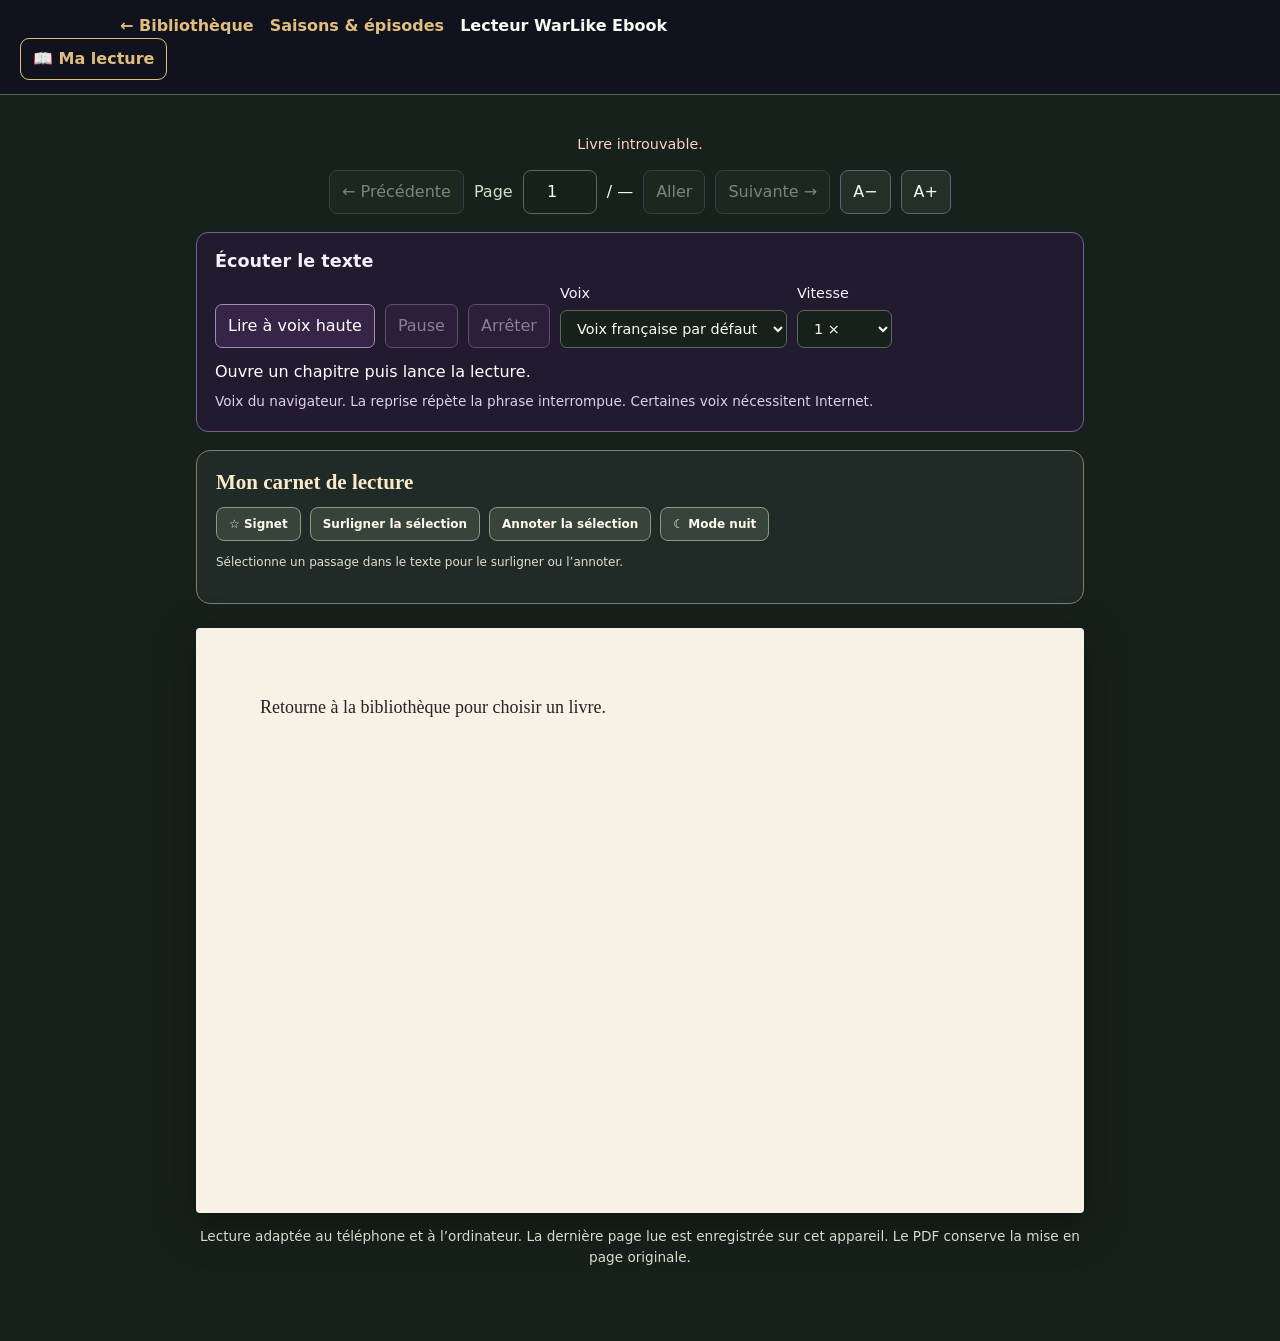
<file: reader.html>
<!doctype html>
<html data-warlike-app="warlike-ebook" lang="fr">
<head>
<meta charset="utf-8">
<meta name="viewport" content="width=device-width, initial-scale=1">
<meta name="theme-color" content="#10141e">
<title>Lecture · WarLike Ebook</title>
<style>
:root{color-scheme:dark;--bg:#10141e;--panel:#1b2331;--line:#374256;--text:#f4eee3;--muted:#b8c1cd;--gold:#e1bd7e;--paper:#f8f1e6;--ink:#282324}
*{box-sizing:border-box}body{margin:0;background:var(--bg);color:var(--text);font:16px/1.5 system-ui,sans-serif}a{color:inherit}header{position:sticky;top:0;z-index:2;background:#10141ef2;border-bottom:1px solid var(--line);padding:14px 20px}header .bar{max-width:1040px;margin:auto;display:flex;align-items:center;gap:16px;flex-wrap:wrap}header a{color:var(--gold);text-decoration:none;font-weight:700}header h1{font-size:1rem;margin:0;flex:1;min-width:160px}.wrap{max-width:920px;margin:auto;padding:25px 16px 60px}.controls{display:flex;align-items:center;justify-content:center;gap:10px;flex-wrap:wrap;margin:0 0 18px}.controls button,.controls a,.controls input{font:inherit;border:1px solid #596679;border-radius:8px;padding:9px 12px;color:var(--text);background:var(--panel)}.controls button{cursor:pointer}.controls button:disabled{opacity:.45;cursor:not-allowed}.controls a{text-decoration:none}.controls input{width:74px;text-align:center}.controls label{color:var(--muted)}.page{background:var(--paper);color:var(--ink);border-radius:4px;box-shadow:0 12px 40px #0006;min-height:65vh;padding:clamp(24px,6vw,64px);font-family:Georgia,'Times New Roman',serif;font-size:var(--reading-size,18px);line-height:1.7;white-space:pre-wrap;overflow-wrap:anywhere}.page:focus{outline:3px solid var(--gold);outline-offset:3px}.status{text-align:center;color:var(--muted);font-size:.9rem}.error{color:#ffd0c4}.note{color:var(--muted);text-align:center;font-size:.85rem}.controls button:focus-visible,.controls a:focus-visible,.controls input:focus-visible{outline:3px solid var(--gold);outline-offset:2px}@media(max-width:550px){header h1{flex-basis:60%}.page{padding:25px 19px}.wrap{padding-inline:10px}.controls{gap:6px}.controls button,.controls a{padding:8px 10px}}
</style>
<link rel="stylesheet" href="./design-system/warlike-foundation.css?v=1.1">
<link rel="stylesheet" href="./design-system/warlike-shell.css?v=1.1">
<link rel="stylesheet" href="./reader-tools.css"><link rel="stylesheet" href="./character-portraits.css"><link rel="stylesheet" href="./read-aloud.css"></head>
<body>
<header><div class="bar"><a href="./index.html#bibliotheque">← Bibliothèque</a><a href="./saisons.html" id="seasons-link" style="color:var(--gold);text-decoration:none">Saisons & épisodes</a><h1 id="title">Lecteur WarLike Ebook</h1><a id="pdf" hidden target="_blank" rel="noopener">Ouvrir le PDF ↗</a></div><a href="./ma-lecture.html" style="display:inline-flex;align-items:center;gap:6px;border:1px solid currentColor;border-radius:9px;padding:8px 12px;font-weight:700;text-decoration:none">📖 Ma lecture</a></header>
<main class="wrap">
<p class="status" id="status" role="status" aria-live="polite">Chargement du livre…</p>
<div class="controls" aria-label="Navigation de lecture">
<button id="prev" type="button" disabled>← Précédente</button>
<label for="pageInput">Page</label><input id="pageInput" type="number" min="1" value="1" inputmode="numeric" disabled><span id="total"> / —</span>
<button id="go" type="button" disabled>Aller</button><button id="next" type="button" disabled>Suivante →</button>
<button id="smaller" type="button" aria-label="Réduire la taille du texte">A−</button><button id="larger" type="button" aria-label="Agrandir la taille du texte">A+</button>
</div>
<div id="book-characters" class="page" style="min-height:0;margin-bottom:16px;padding:18px 24px" aria-label="Portraits des personnages" hidden></div>
<article class="page" id="content" tabindex="-1">Chargement du livre…</article>
<p class="note">Lecture adaptée au téléphone et à l’ordinateur. La dernière page lue est enregistrée sur cet appareil. Le PDF conserve la mise en page originale.</p>
</main>
<script src="./character-portraits.js"></script>
<script>
'use strict';
const catalog={
  ombres:{title:'La Promesse des Ombres · extrait',file:'la-promesse-des-ombres'},
  toi:{title:'Jusqu’à Toi · Les Terres Noyées',file:'jusqua-toi'},
  dieu:{title:'Le Dieu Oublié · chapitres I à X',file:'le-dieu-oublie'}
};
const $=id=>document.getElementById(id), bookId=new URLSearchParams(location.search).get('livre'), book=catalog[bookId];
let pages=[],current=1,size=18;
function storageGet(key){try{return localStorage.getItem(key)}catch{return null}}
function storageSet(key,value){try{localStorage.setItem(key,String(value))}catch{}}
function show(page){
 current=Math.max(1,Math.min(pages.length,Math.floor(Number(page)||1)));
 $('content').textContent=pages[current-1].trim();
 $('pageInput').value=String(current);$('prev').disabled=current===1;$('next').disabled=current===pages.length;
 $('status').textContent='Page '+current+' sur '+pages.length;
 storageSet('warlike-ebook:page:'+bookId,current);
 const url=new URL(location.href);url.searchParams.set('page',String(current));history.replaceState(null,'',url);
 document.dispatchEvent(new Event('warlike:reading-change'));
}
function move(page){show(page);$('content').focus({preventScroll:true});window.scrollTo({top:0,behavior:'smooth'})}
function resize(delta){size=Math.max(14,Math.min(30,size+delta));document.documentElement.style.setProperty('--reading-size',size+'px');storageSet('warlike-ebook:font-size',size)}
$('prev').addEventListener('click',()=>move(current-1));
$('next').addEventListener('click',()=>move(current+1));
$('go').addEventListener('click',()=>move($('pageInput').value));
$('pageInput').addEventListener('keydown',e=>{if(e.key==='Enter')move(e.target.value)});
$('smaller').addEventListener('click',()=>resize(-2));$('larger').addEventListener('click',()=>resize(2));
document.addEventListener('keydown',e=>{if(e.target.tagName==='INPUT')return;if(e.key==='ArrowRight'&&current<pages.length)move(current+1);if(e.key==='ArrowLeft'&&current>1)move(current-1)});
async function init(){
 if(!book){$('status').textContent='Livre introuvable.';$('status').classList.add('error');$('content').textContent='Retourne à la bibliothèque pour choisir un livre.';return}
 const faces=$('book-characters');faces.hidden=false;window.WarLikeCharacterPortraits?.render(bookId,faces);document.title=book.title+' · WarLike Ebook';$('title').textContent=book.title;const seasonLink=$('seasons-link');seasonLink.href='./saisons.html?livre='+encodeURIComponent(bookId)+(new URLSearchParams(location.search).get('chapitre')?'&chapitre='+encodeURIComponent(new URLSearchParams(location.search).get('chapitre')):'');
 $('pdf').href='./assets/books/'+book.file+'.pdf';$('pdf').hidden=false;
 try{
  const response=await fetch('./assets/books/'+book.file+'.json');
  if(!response.ok)throw new Error('Lecture indisponible');
  const data=await response.json();if(!Array.isArray(data)||!data.length||!data.every(x=>typeof x==='string'))throw new Error('Livre invalide');
  pages=data;$('total').textContent=' / '+pages.length;$('pageInput').max=String(pages.length);
  $('pageInput').disabled=false;$('go').disabled=false;
  size=Math.max(14,Math.min(30,Number(storageGet('warlike-ebook:font-size'))||18));resize(0);
  const requestedPage=new URLSearchParams(location.search).get('page');show(requestedPage||storageGet('warlike-ebook:page:'+bookId)||1);
 }catch(error){$('status').textContent='Impossible de charger les pages.';$('status').classList.add('error');$('content').textContent='Utilise « Ouvrir le PDF » ci-dessus, ou reviens à la bibliothèque pour réessayer.'}
}
init();
</script><script type="module">import {mountReaderTools} from './reader-tools.js';mountReaderTools({mode:'pdf',content:document.getElementById('content')});</script></body></html>
</file>
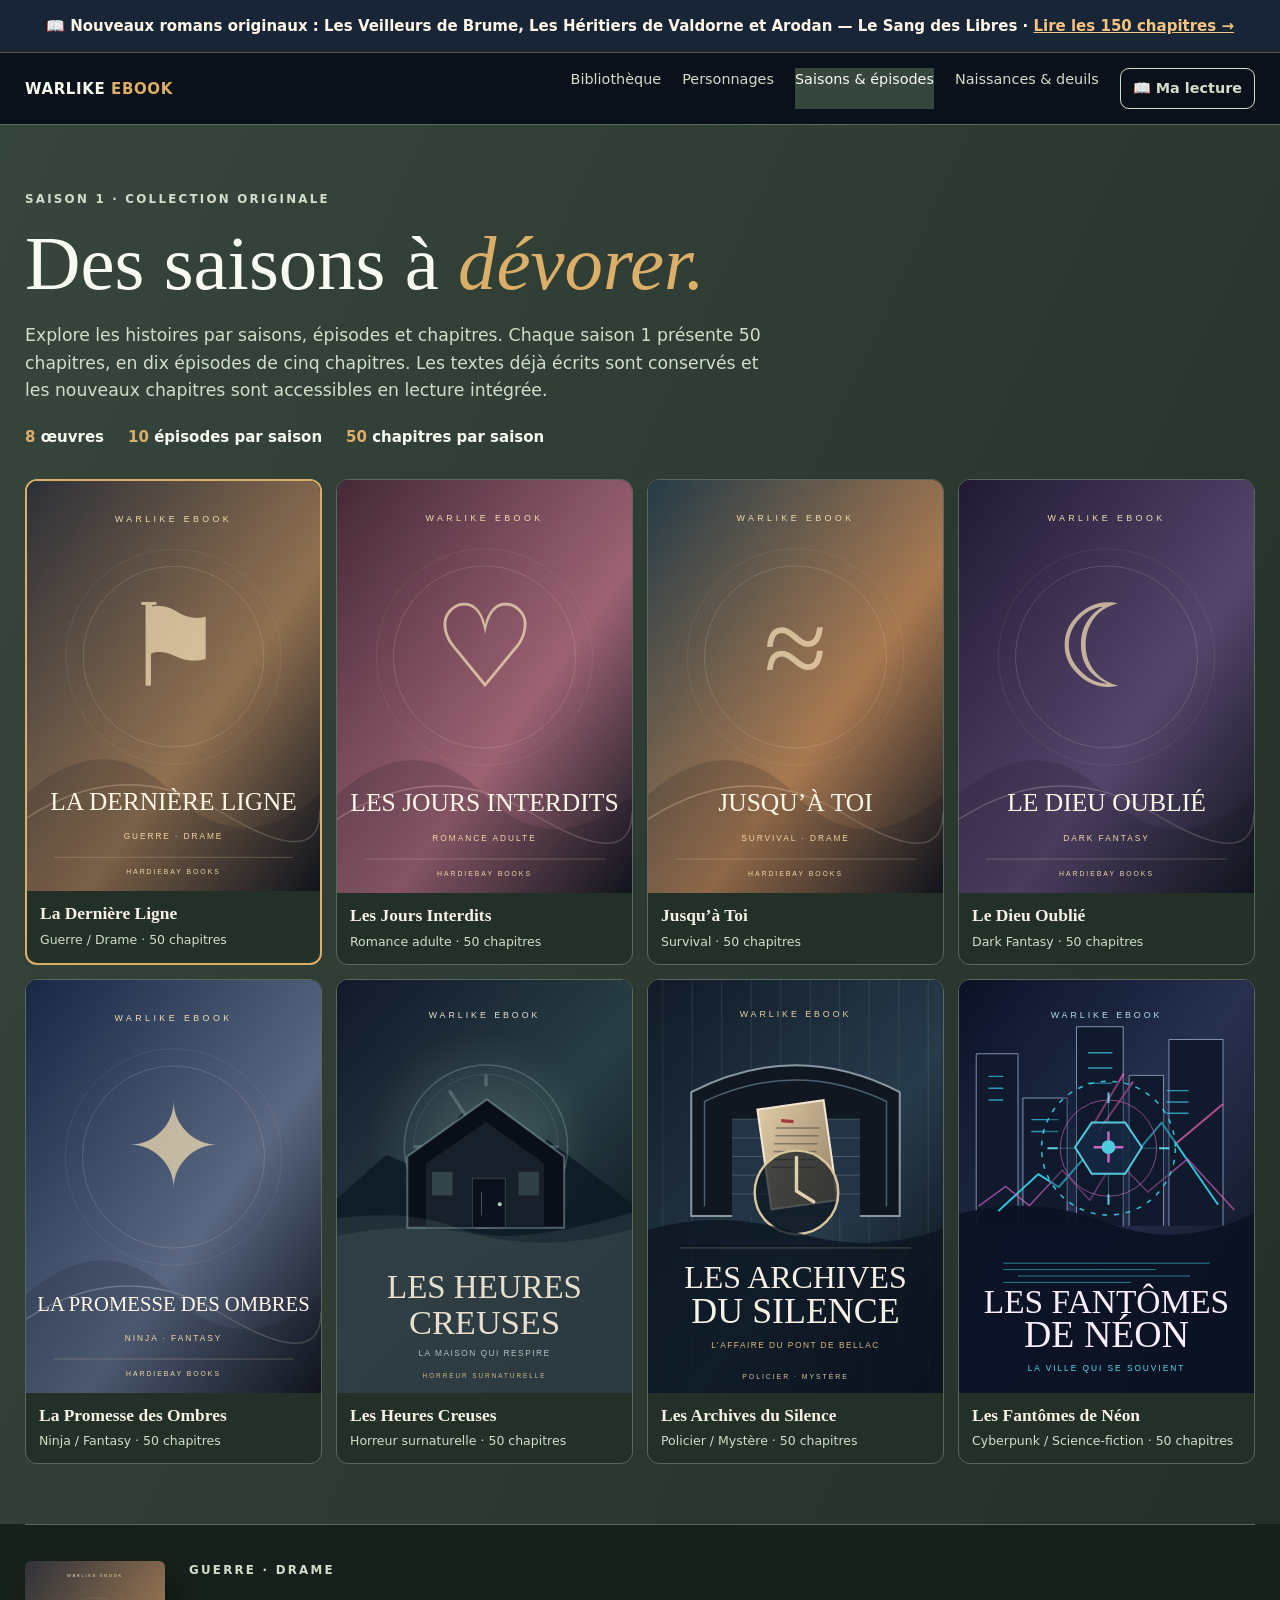
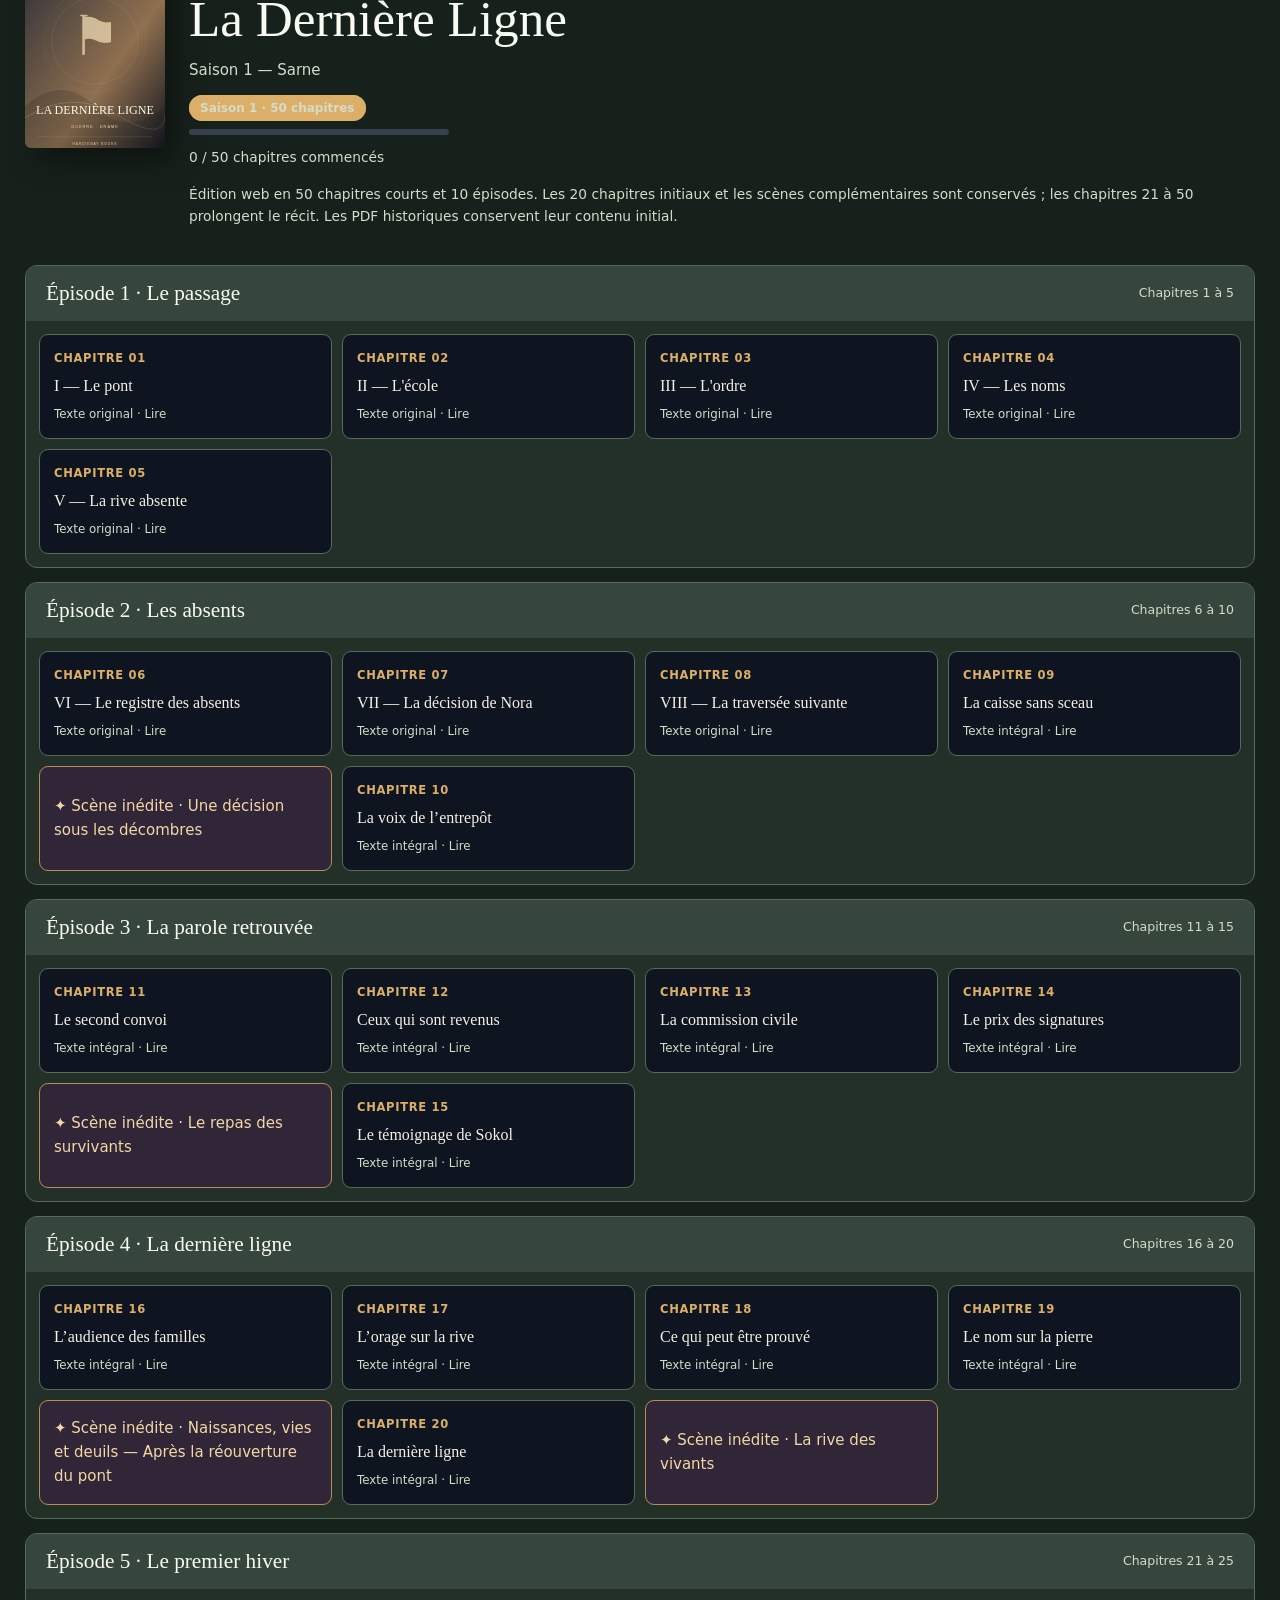
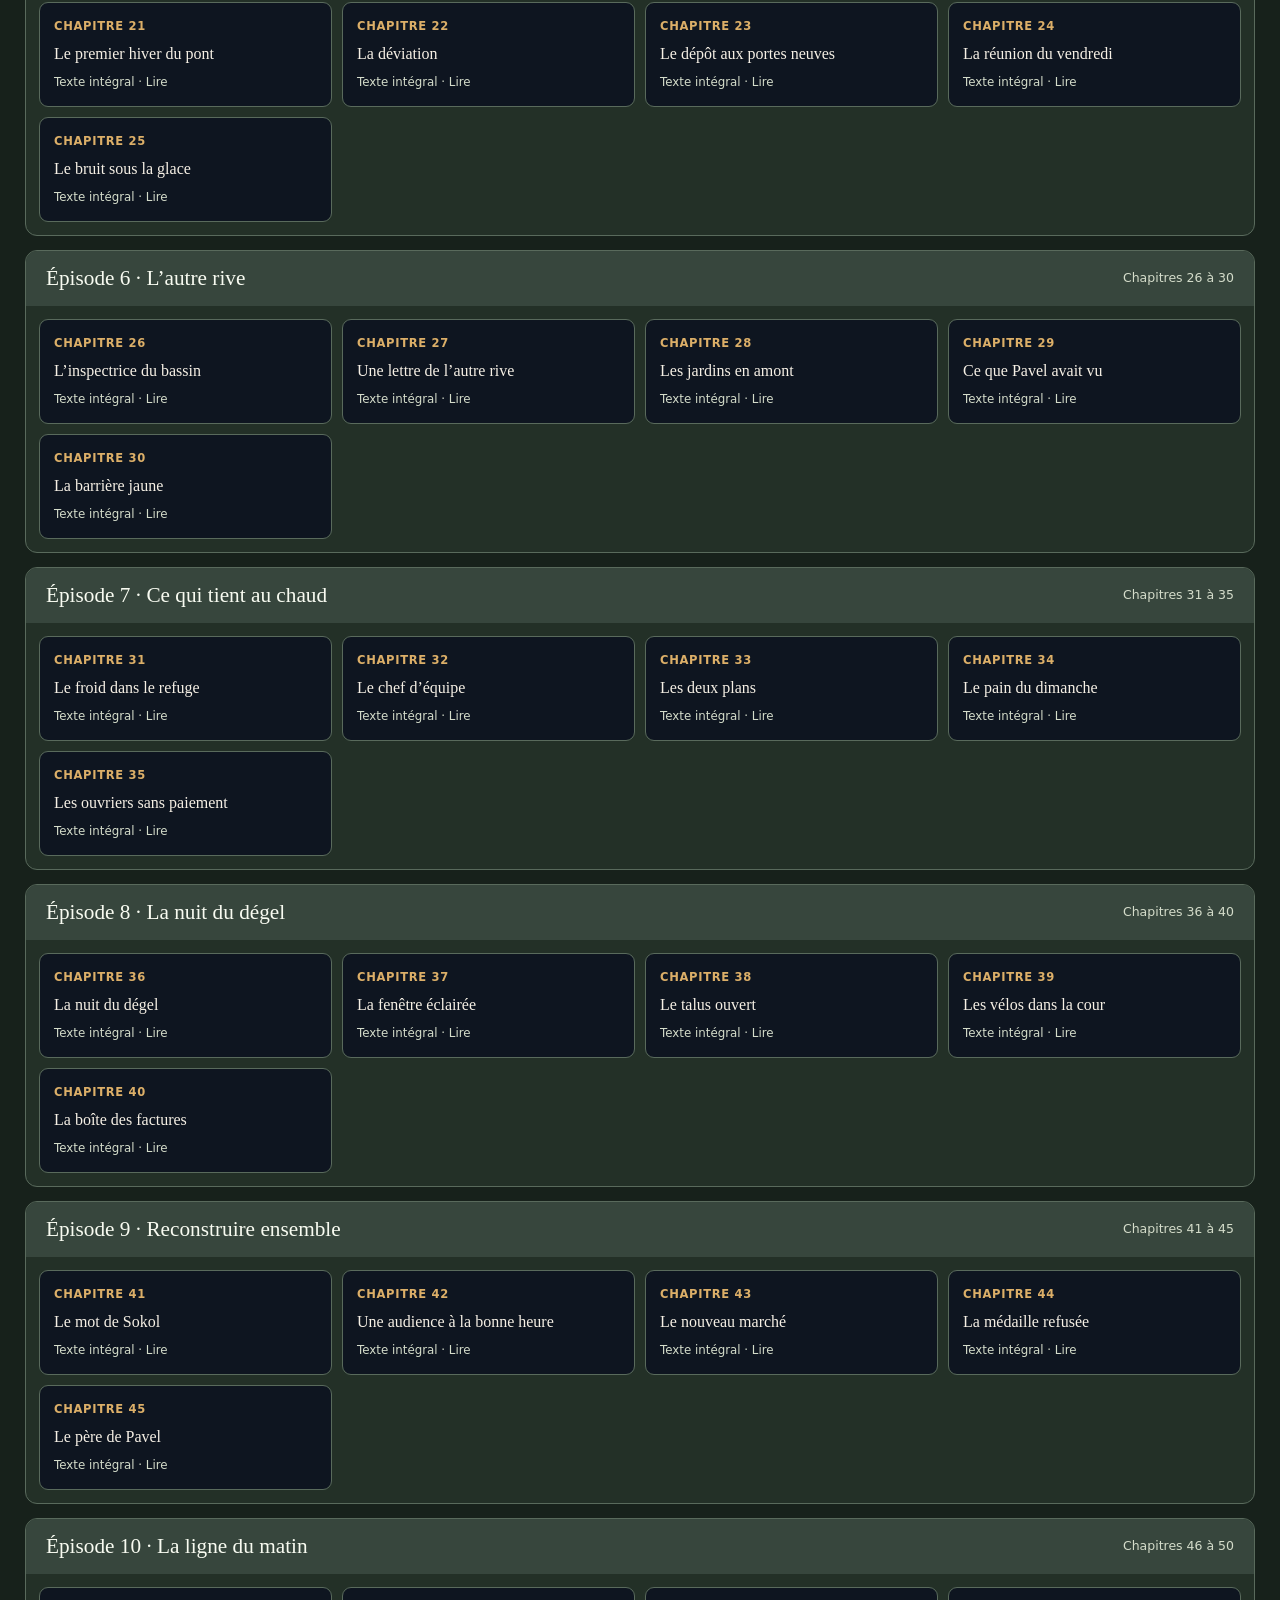
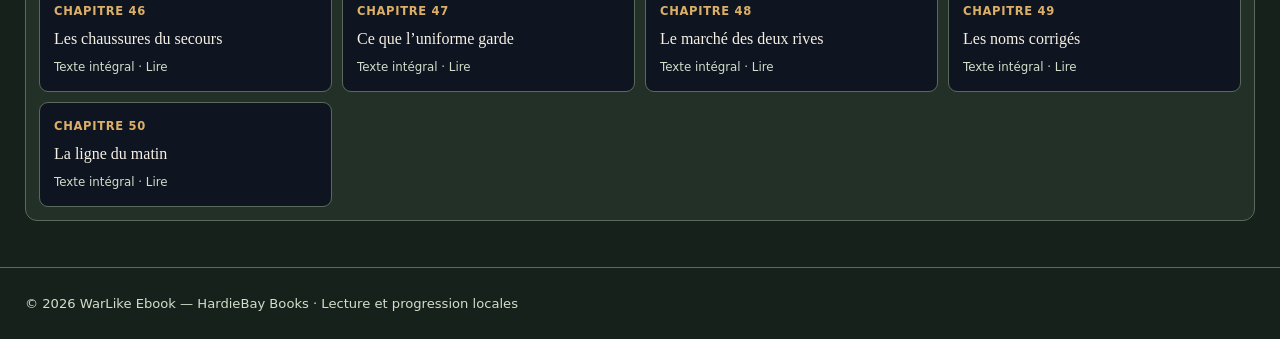
<file: saisons.html>
<!doctype html>
<html data-warlike-app="warlike-ebook" lang="fr"><head><meta charset="utf-8"><meta name="viewport" content="width=device-width, initial-scale=1"><meta name="theme-color" content="#10141e"><meta name="description" content="Les huit premières saisons de WarLike Ebook : 50 chapitres par œuvre, regroupés en 10 épisodes."><title>Saisons & Épisodes — WarLike Ebook</title>
<style>
:root{--bg:#0c111b;--panel:#171f2d;--panel2:#202b3b;--line:#344050;--cream:#f6f0e5;--muted:#afbac8;--gold:#dcaf68;--reader:#ebe3d4;--ink:#22232b}*{box-sizing:border-box}html{scroll-behavior:smooth}body{margin:0;background:var(--bg);color:var(--cream);font:15px/1.6 system-ui,-apple-system,Segoe UI,sans-serif}a{color:inherit;text-decoration:none}button{font:inherit;cursor:pointer}button:focus-visible,a:focus-visible{outline:3px solid var(--gold);outline-offset:3px}header{border-bottom:1px solid var(--line);background:#0c111bf5;position:sticky;z-index:10;top:0}header .wrap{display:flex;align-items:center;justify-content:space-between;gap:18px;padding:15px 0}.logo{font-weight:900;letter-spacing:.04em}.logo b{color:var(--gold)}nav{display:flex;gap:21px;color:var(--muted);font-size:.9rem}nav a[aria-current]{color:var(--gold)}.wrap{max-width:1230px;margin:auto;width:calc(100% - 40px)}.hero{padding:65px 0 30px;background:radial-gradient(ellipse at 75% 15%,#91693a24,transparent 55%)}.kicker{color:var(--gold);font-size:.74rem;font-weight:800;letter-spacing:.19em;text-transform:uppercase}.hero h1{font:400 clamp(3rem,6vw,5.4rem)/1.05 Georgia,serif;margin:15px 0}.hero h1 em{color:var(--gold)}.hero p{color:var(--muted);max-width:750px;font-size:1.08rem}.statrow{display:flex;gap:24px;flex-wrap:wrap;font-weight:650;margin-top:20px}.statrow b{color:var(--gold)}.shelf{display:grid;grid-template-columns:repeat(4,minmax(0,1fr));gap:14px;margin:30px 0 30px;align-items:stretch}.book-choice{border:1px solid var(--line);border-radius:12px;background:var(--panel);overflow:hidden;padding:0;color:var(--cream);text-align:left;transition:transform .15s,border-color .15s;display:flex;flex-direction:column;min-width:0;align-self:stretch}.book-choice:hover{transform:translateY(-3px)}.book-choice.active{border:2px solid var(--gold)}.cover-frame{width:100%;aspect-ratio:5/7;position:relative;overflow:hidden;background:#121a28;flex-shrink:0}.book-choice img{position:absolute;inset:0;display:block;width:100%;height:100%;object-fit:fill}.book-choice>span{display:block;padding:12px 13px;flex:1;width:100%}.book-choice strong{display:block;font:700 1.09rem Georgia,serif;line-height:1.25;overflow-wrap:break-word}.book-choice small{display:block;color:var(--muted);margin-top:5px}.season{border-top:1px solid var(--line);padding-top:36px}.season-head{display:flex;align-items:flex-start;gap:24px;margin-bottom:20px}.season-cover{width:140px;aspect-ratio:3/4;object-fit:cover;border-radius:6px;box-shadow:10px 14px 30px #0006}.season h2{font:400 clamp(2.1rem,4vw,3.5rem)/1.13 Georgia,serif;margin:10px 0}.season h3{margin:0}.season-intro{color:var(--muted);max-width:800px;margin:6px 0 13px}.pill{color:#231a11;border:1px solid var(--gold);background:var(--gold);padding:5px 10px;border-radius:30px;font-size:.75rem;font-weight:800}.episode-grid{display:grid;grid-template-columns:1fr;gap:14px;margin:24px 0 46px}.episode{border:1px solid var(--line);border-radius:12px;background:var(--panel);overflow:hidden}.episode-head{background:var(--panel2);padding:15px 20px;display:flex;justify-content:space-between;align-items:center;gap:20px}.episode-head h3{font:400 1.33rem Georgia,serif}.episode-head small{color:var(--muted)}.chapter-grid{display:grid;grid-template-columns:repeat(4,minmax(0,1fr));gap:10px;padding:13px}.ch{background:#0e1520;color:var(--cream);text-align:left;border:1px solid var(--line);border-radius:9px;padding:14px;min-height:105px}.ch:hover,.ch.active{border-color:var(--gold);background:#273044}.ch .num{font-size:.72rem;text-transform:uppercase;color:var(--gold);font-weight:800;letter-spacing:.06em;display:block}.ch strong{display:block;font:400 1rem/1.35 Georgia,serif;margin-top:8px}.ch .state{font-size:.74rem;color:var(--muted);display:block;margin-top:8px}.read-panel{border:1px solid var(--line);border-radius:15px;overflow:hidden;margin:18px 0 80px;background:var(--panel)}.read-panel[hidden]{display:none}.read-toolbar{padding:17px 22px;display:flex;align-items:center;justify-content:space-between;flex-wrap:wrap;gap:12px;border-bottom:1px solid var(--line)}.read-toolbar h3{font:400 1.48rem Georgia,serif;margin:2px 0}.btn{border:1px solid var(--line);background:var(--panel2);color:var(--cream);padding:10px 14px;border-radius:8px}.btn[disabled]{opacity:.35}.prose{padding:clamp(23px,6vw,67px);background:var(--reader);color:var(--ink);font:clamp(17px,2vw,19px)/1.85 Georgia,serif;max-width:100%;}.prose p{max-width:740px;margin:0 auto 1.35em}.read-note{color:var(--muted);font-size:.86rem}.error{padding:20px;background:#432923;border:1px solid #b47b62;border-radius:8px}footer{border-top:1px solid var(--line);padding:25px 0;color:var(--muted);font-size:.82rem}.progress-track{height:6px;background:#364050;max-width:260px;border-radius:20px;overflow:hidden;margin:10px 0}.progress-fill{height:100%;background:var(--gold);width:0;transition:width .2s}@media(max-width:1050px){.shelf{grid-template-columns:repeat(3,minmax(0,1fr))}}@media(max-width:900px){.chapter-grid{grid-template-columns:repeat(2,1fr)}}@media(max-width:580px){.shelf{grid-template-columns:repeat(2,minmax(0,1fr))}.hero{padding-top:40px}.wrap{width:calc(100% - 25px)}nav{gap:11px}nav a:last-child{display:none}.season-head{gap:14px}.season-cover{width:95px}.season h2{font-size:1.7rem}.chapter-grid{grid-template-columns:1fr}.ch{min-height:0}.statrow{gap:10px}}
.bonus-choice{background:#302637!important;border:1px solid #b88b5a!important;color:#f3d7a5!important;text-align:left}.prose h4{font:600 1.5rem Georgia,serif;margin-top:42px;color:#96652e}.season-scene{max-width:740px;margin:0 auto 2rem}.season-scene img{display:block;width:100%;height:auto;aspect-ratio:16/9;object-fit:contain;border-radius:8px}.season-scene figcaption{font: .85rem/1.5 system-ui;margin-top:6px;color:inherit}
</style>
<link rel="stylesheet" href="./design-system/warlike-foundation.css?v=1.1">
<link rel="stylesheet" href="./design-system/warlike-shell.css?v=1.1">
<link rel="stylesheet" href="./reader-tools.css"><link rel="stylesheet" href="./character-portraits.css"><link rel="stylesheet" href="./read-aloud.css"></head><body><div style="background:#182537;border-bottom:1px solid #5c4f3e;padding:14px 22px;text-align:center;color:#fff6e7;font:600 15px/1.6 system-ui">📖 Nouveaux romans originaux : <strong>Les Veilleurs de Brume</strong>, <strong>Les Héritiers de Valdorne</strong> et <strong>Arodan — Le Sang des Libres</strong> · <a style="color:#f5c580;text-decoration:underline" href="nouveaux-romans.html">Lire les 150 chapitres →</a></div>
<header><div class="wrap"><a class="logo" href="./index.html">WARLIKE <b>EBOOK</b></a><nav aria-label="Navigation principale"><a href="./index.html#bibliotheque">Bibliothèque</a><a href="./personnages.html">Personnages</a><a href="./saisons.html" aria-current="page">Saisons & épisodes</a><a href="./vies-et-deuils.html">Naissances &amp; deuils</a><a href="./ma-lecture.html" style="display:inline-flex;align-items:center;gap:6px;border:1px solid currentColor;border-radius:9px;padding:8px 12px;font-weight:700;text-decoration:none">📖 Ma lecture</a></nav></div></header>
<main><section class="hero"><div class="wrap"><div class="kicker">Saison 1 · Collection originale</div><h1>Des saisons à <em>dévorer.</em></h1><p>Explore les histoires par saisons, épisodes et chapitres. Chaque saison 1 présente 50 chapitres, en dix épisodes de cinq chapitres. Les textes déjà écrits sont conservés et les nouveaux chapitres sont accessibles en lecture intégrée.</p><div class="statrow"><span><b>8</b> œuvres</span><span><b>10</b> épisodes par saison</span><span><b>50</b> chapitres par saison</span></div><div class="shelf" id="shelf" aria-label="Choisir une œuvre"></div></div></section>
<section class="wrap season" id="saison"><div id="load" role="status">Chargement des saisons…</div><div id="season-body" hidden><div class="season-head"><img class="season-cover" id="cover" alt=""><div><div class="kicker" id="genre"></div><h2 id="bookTitle"></h2><p class="season-intro" id="series"></p><span class="pill">Saison 1 · 50 chapitres</span><div class="progress-track"><div class="progress-fill" id="progress"></div></div><small id="progressLabel" class="read-note"></small><p class="read-note" id="extraNote"></p></div></div><div class="episode-grid" id="episodes"></div><div id="reader" class="read-panel" hidden><div class="read-toolbar"><div><div class="kicker" id="readNumber"></div><h3 id="readTitle"></h3></div><div><button id="prev" class="btn">← Précédent</button> <button id="next" class="btn">Suivant →</button> <button id="close" class="btn" aria-label="Fermer le lecteur">Fermer</button></div></div><div id="readText" class="prose"></div></div></div></section></main>
<footer><div class="wrap">© 2026 WarLike Ebook — HardieBay Books · Lecture et progression locales</div></footer>
<script src="./character-portraits.js"></script>
<script>
'use strict';
const books=[{id:'ligne',name:'La Dernière Ligne',genre:'Guerre / Drame'},{id:'jours',name:'Les Jours Interdits',genre:'Romance adulte'},{id:'toi',name:'Jusqu’à Toi',genre:'Survival'},{id:'dieu',name:'Le Dieu Oublié',genre:'Dark Fantasy'},{id:'ombres',name:'La Promesse des Ombres',genre:'Ninja / Fantasy'},{id:'heures',name:'Les Heures Creuses',genre:'Horreur surnaturelle'},{id:'archives',name:'Les Archives du Silence',genre:'Policier / Mystère'},{id:'neon',name:'Les Fantômes de Néon',genre:'Cyberpunk / Science-fiction'}];
const $=id=>document.getElementById(id);
const params=new URLSearchParams(location.search);
let activeBook=books.some(b=>b.id===params.get('livre'))?params.get('livre'):'ligne',data=null,current=0,requestVersion=0;
function completed(id){try{const a=JSON.parse(localStorage.getItem('warlike:chapters:'+id)||'[]');return Array.isArray(a)?[...new Set(a.filter(n=>Number.isInteger(n)&&n>=1&&n<=50))]:[]}catch(e){return []}}
function mark(n){try{let a=new Set(completed(activeBook));a.add(n);localStorage.setItem('warlike:chapters:'+activeBook,JSON.stringify([...a]))}catch(e){}}
function progress(){const count=completed(activeBook).length; $('progress').style.width=Math.min(100,count/data.chapters.length*100)+'%';$('progressLabel').textContent=count+' / 50 chapitres commencés'}
function shelf(){ $('shelf').innerHTML='';books.forEach(b=>{const button=document.createElement('button');button.className='book-choice'+(b.id===activeBook?' active':'');button.setAttribute('aria-pressed',String(b.id===activeBook));const img=document.createElement('img');img.src='assets/covers/'+b.id+'.svg';img.alt='Couverture de '+b.name;img.loading='lazy';const span=document.createElement('span');const strong=document.createElement('strong');strong.textContent=b.name;const small=document.createElement('small');small.textContent=b.genre+' · 50 chapitres';span.append(strong,small);const frame=document.createElement('div');frame.className='cover-frame';frame.append(img);button.append(frame,span);button.onclick=()=>selectBook(b.id);$('shelf').append(button)})}
async function selectBook(id,chap){document.dispatchEvent(new Event('warlike:reading-close'));const version=++requestVersion;activeBook=id;data=null;current=0;$('reader').hidden=true;$('season-body').hidden=true;$('load').className='';$('load').textContent='Chargement des chapitres…';shelf();const next=new URL(location.href);next.searchParams.set('livre',id);next.searchParams.delete('chapitre');history.replaceState(null,'',next);
try{const response=await fetch('assets/seasons/'+id+'.json',{cache:'no-store'});if(!response.ok)throw Error('HTTP '+response.status);const v=await response.json();if(version!==requestVersion)return;if(!Array.isArray(v.chapters)||v.chapters.length!==50||!Array.isArray(v.episodes)||v.episodes.length!==10)throw Error('Structure de saison incomplète');data=v;$('load').textContent='';$('season-body').hidden=false;$('bookTitle').textContent=v.title;$('genre').textContent=v.subtitle;$('series').textContent=v.series;$('cover').src='assets/covers/'+id+'.svg';$('cover').alt='Couverture de '+v.title;$('extraNote').textContent=v.extraNote||'';renderEpisodes();progress();if(chap)openChapter(Number(chap),false)}catch(e){if(version!==requestVersion)return;$('load').className='error';$('load').textContent='Impossible de charger les chapitres de ce livre. Vérifie la connexion et réessaie.'}}
function bonusFor(n){return data&&Array.isArray(data.bonusScenes)?data.bonusScenes.find(x=>x.chapter===n):null}
function renderBonus(n,scroll=true){if(!data)return;const extra=bonusFor(n);if(!extra)return;current=n;mark(n);progress();document.querySelectorAll('button.ch').forEach(b=>b.classList.toggle('active',Number(b.dataset.chapter)===n));$('reader').hidden=false;$('readNumber').textContent='Scène inédite · Chapitre '+n+' sur '+data.chapters.length+'';$('readTitle').textContent=extra.title;$('readText').replaceChildren();const intro=document.createElement('p');intro.textContent='Complément narratif inédit du chapitre '+n+'. Le texte original reste disponible séparément.';$('readText').append(intro);for(const paragraph of extra.text.split(/\n\s*\n/)){const el=document.createElement('p');el.textContent=paragraph.trim();$('readText').append(el)}window.WarLikeCharacterPortraits?.render(activeBook,$('readText'));const chapter=data.chapters[n-1];if(chapter.type==='pdf'||chapter.type==='legacy'){const link=document.createElement('a');link.className='btn';link.textContent='Lire également le chapitre original →';link.href=chapter.type==='pdf'?'./reader.html?livre='+encodeURIComponent(activeBook)+'&page='+encodeURIComponent(chapter.page)+'&chapitre='+n:'./'+chapter.url;link.style.display='inline-block';$('readText').append(link)}$('prev').disabled=n<=1;$('next').disabled=n>=data.chapters.length;document.dispatchEvent(new Event('warlike:reading-change'));if(scroll)$('reader').scrollIntoView({behavior:'smooth',block:'start'})}
function renderEpisodes(){$('episodes').innerHTML='';data.episodes.forEach(ep=>{const group=document.createElement('section');group.className='episode';const head=document.createElement('div');head.className='episode-head';const h=document.createElement('h3');h.textContent='Épisode '+ep.number+' · '+ep.title;const info=document.createElement('small');info.textContent='Chapitres '+ep.chapters[0]+' à '+ep.chapters.at(-1);head.append(h,info);const grid=document.createElement('div');grid.className='chapter-grid';ep.chapters.forEach(n=>{const chapter=data.chapters[n-1];const b=document.createElement('button');b.className='ch';b.dataset.chapter=String(n);const label=document.createElement('span');label.className='num';label.textContent='CHAPITRE '+String(n).padStart(2,'0');const title=document.createElement('strong');title.textContent=chapter.title;const state=document.createElement('span');state.className='state';state.textContent=chapter.type==='text'?'Texte intégral · Lire':chapter.type==='legacy'?'Texte original · Lire':'Manuscrit PDF · Lire';b.append(label,title,state);b.onclick=()=>openChapter(n,true);grid.append(b);if(bonusFor(n)){const bonus=document.createElement('button');bonus.className='ch bonus-choice';bonus.textContent='✦ Scène inédite · '+bonusFor(n).title;bonus.setAttribute('aria-label','Lire la scène inédite : '+bonusFor(n).title);bonus.onclick=()=>renderBonus(n,true);grid.append(bonus)}});group.append(head,grid);$('episodes').append(group)})}
const seasonSceneMap={"neon-23":"La voix qui vend le retour","dieu-21":"La rue sans porte","archives-26":"La colle d’Ariane"};function appendSeasonArt(book,n){const key=book+'-'+n,title=seasonSceneMap[key];if(!title)return;const figure=document.createElement('figure'),img=document.createElement('img'),caption=document.createElement('figcaption');figure.className='season-scene';img.src='assets/scenes/'+key+'.svg';img.alt=title+' — étude vectorielle originale';img.width=960;img.height=540;caption.textContent=title+' · étude d’ambiance';figure.append(img,caption);img.addEventListener('error',()=>figure.remove(),{once:true});$('readText').append(figure)}
function openChapter(n,scroll){if(!data||n<1||n>data.chapters.length)return;const chapter=data.chapters[n-1];mark(n);progress();current=n;document.querySelectorAll('button.ch').forEach(b=>b.classList.toggle('active',Number(b.dataset.chapter)===n));const target=new URL(location.href);target.searchParams.set('chapitre',String(n));history.replaceState(null,'',target);
if(!chapter.readingText&&chapter.type==='legacy'){location.href='./'+chapter.url;return}
if(!chapter.readingText&&chapter.type==='pdf'){location.href='./reader.html?livre='+encodeURIComponent(activeBook)+'&page='+encodeURIComponent(chapter.page)+'&chapitre='+n;return}
$('reader').hidden=false;$('readNumber').textContent='Saison 1 · Chapitre '+n+' sur '+data.chapters.length+'';$('readTitle').textContent=chapter.title;$('readText').innerHTML='';appendSeasonArt(activeBook,n);for(const paragraph of (chapter.readingText||chapter.text).split(/\n\s*\n/)){const p=document.createElement('p');p.textContent=paragraph.trim();$('readText').appendChild(p)}window.WarLikeCharacterPortraits?.render(activeBook,$('readText'));if(chapter.type!=='text'){const original=document.createElement('a');original.className='btn';original.textContent='Ouvrir la mise en page originale';original.href=chapter.type==='pdf'?'./reader.html?livre='+encodeURIComponent(activeBook)+'&page='+chapter.page:'./'+chapter.url;$('readText').append(original)}const bonus=bonusFor(n);if(bonus){const heading=document.createElement('h4');heading.textContent='✦ Scène inédite · '+bonus.title;$('readText').appendChild(heading);for(const section of bonus.text.split(/\n\s*\n/)){const p=document.createElement('p');p.textContent=section.trim();$('readText').appendChild(p)}}$('prev').disabled=n<=1;$('next').disabled=n>=data.chapters.length;document.dispatchEvent(new Event('warlike:reading-change'));if(scroll!==false)$('reader').scrollIntoView({behavior:'smooth',block:'start'})}
$('prev').onclick=()=>openChapter(current-1,true);$('next').onclick=()=>openChapter(current+1,true);$('close').onclick=()=>{document.dispatchEvent(new Event('warlike:reading-close'));$('reader').hidden=true;document.getElementById('saison').scrollIntoView({behavior:'smooth'})};selectBook(activeBook,params.get('chapitre'));
</script><script type="module">import {mountReaderTools} from './reader-tools.js';mountReaderTools({mode:'season',content:document.getElementById('readText')});</script></body></html>
</file>
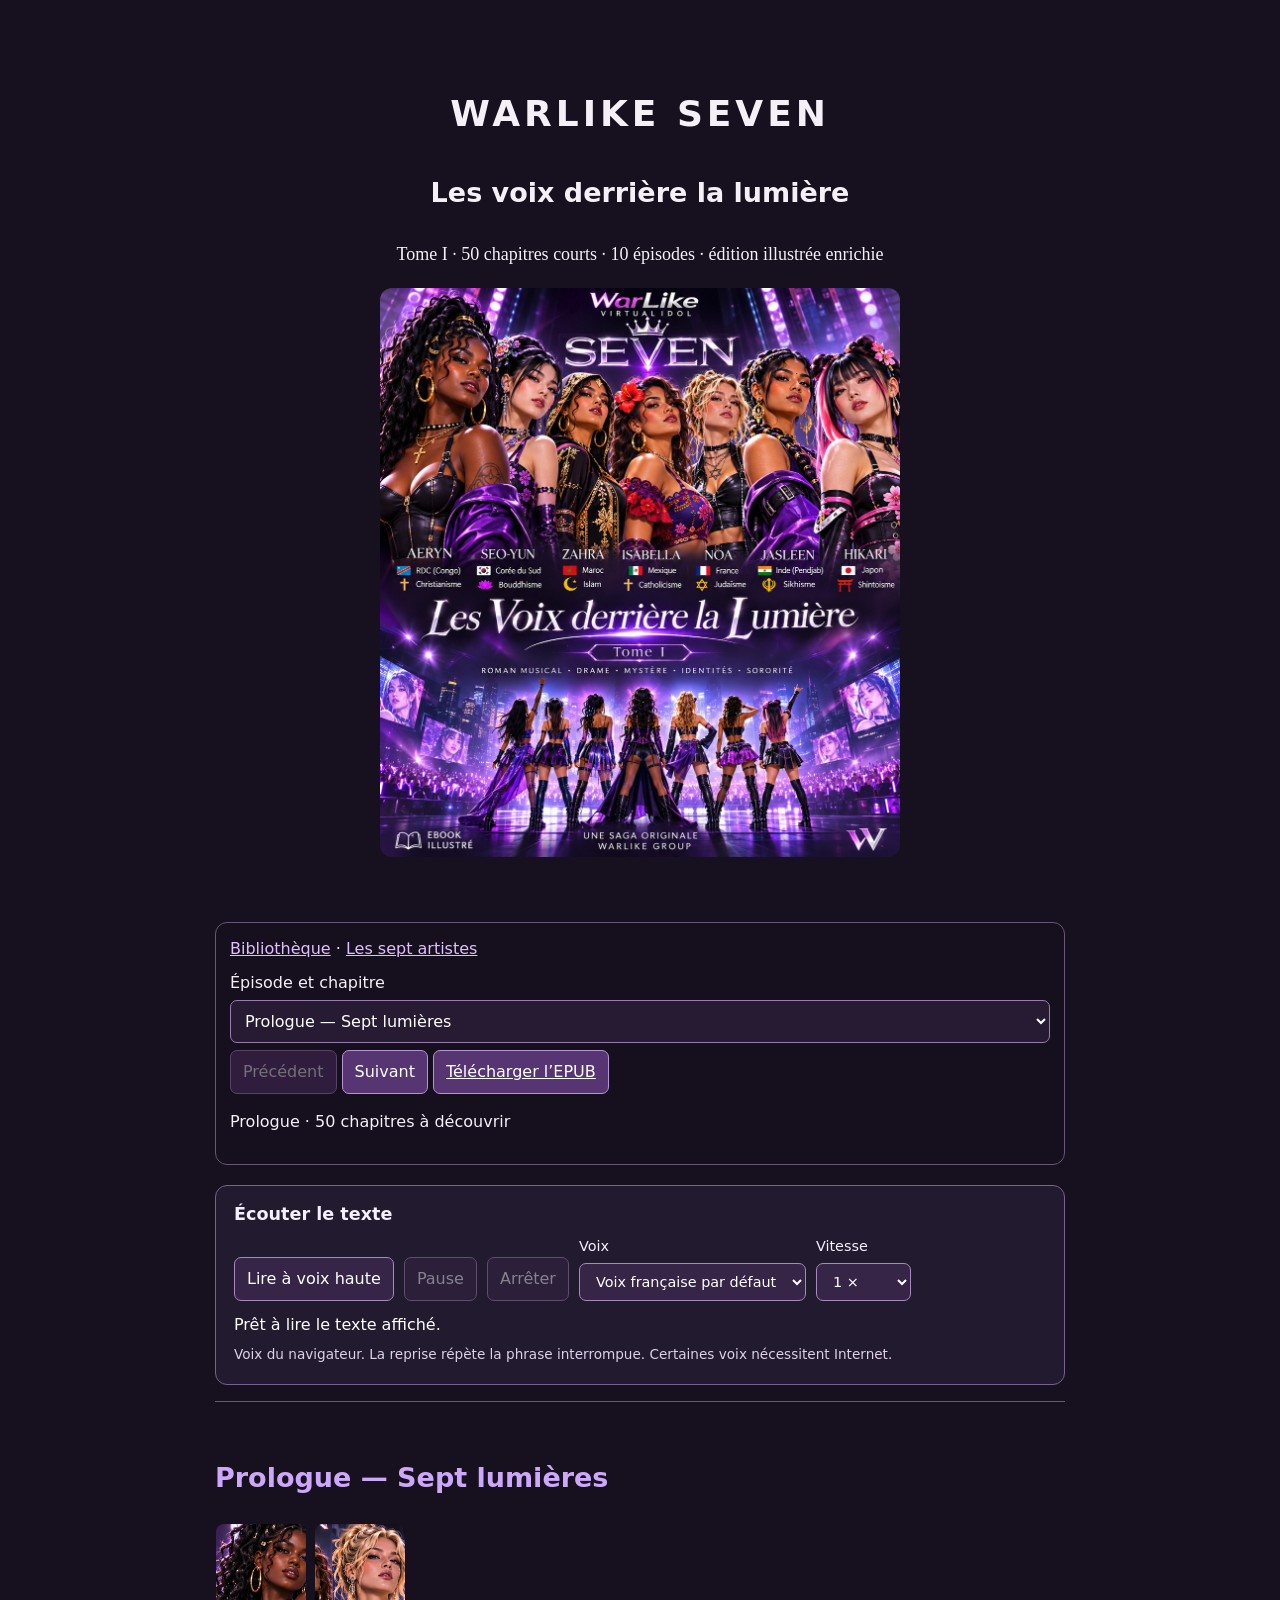
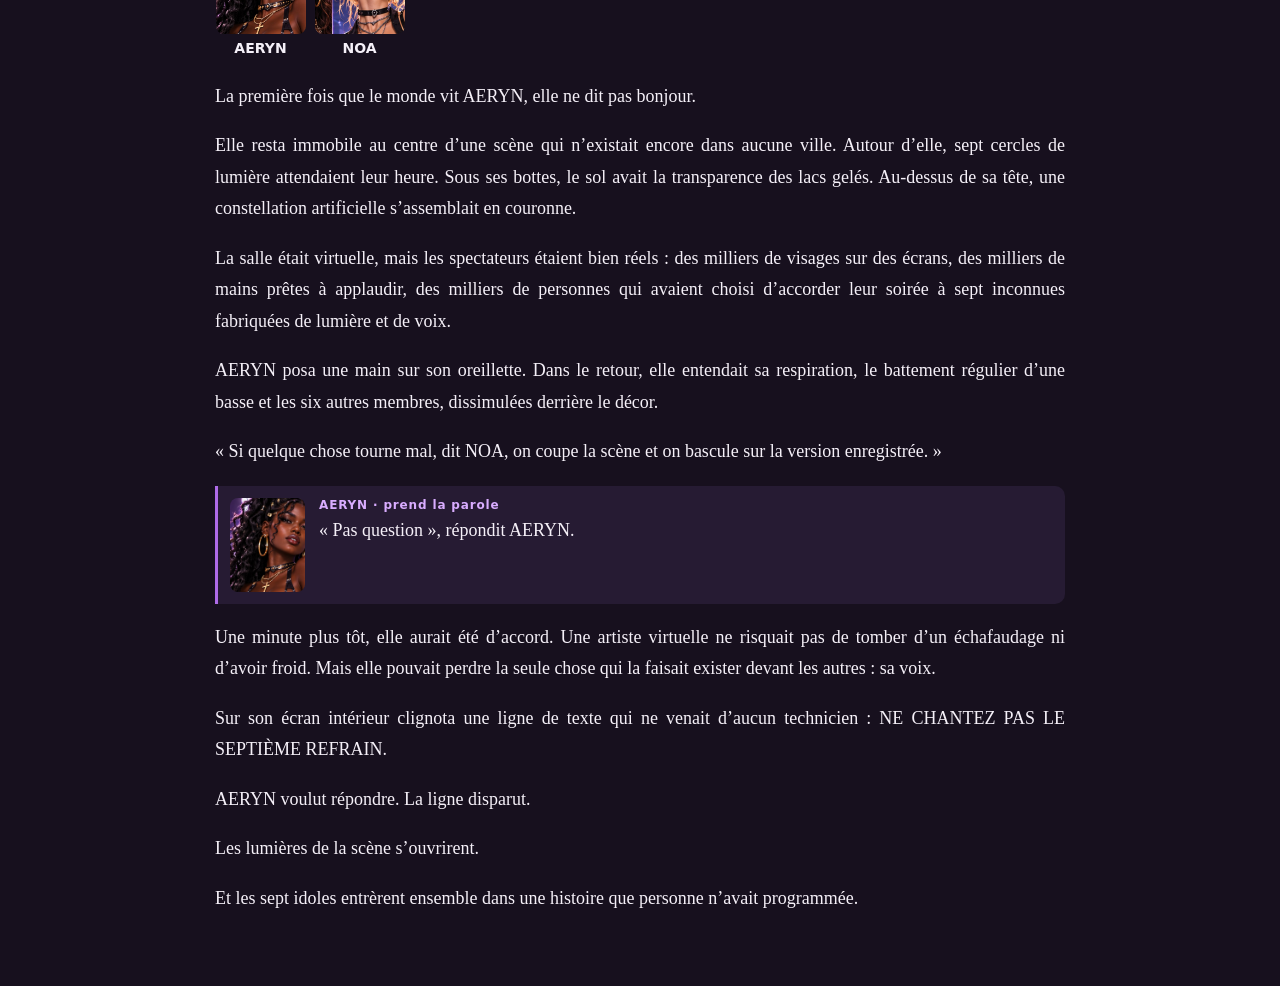
<file: seven-livre.html>
<!doctype html>
<html lang="fr"><head><meta charset="utf-8"><meta name="viewport" content="width=device-width, initial-scale=1"><title>WarLike SEVEN — Tome I illustré</title><style>body{margin:0;background:#17101e;color:#f5f0f8;font:18px/1.75 Georgia,serif}main{max-width:850px;margin:auto;padding:24px}h1,h2{font-family:system-ui}header{text-align:center;padding:34px 0}header h1{letter-spacing:.11em}.poster{max-width:min(100%,520px);width:100%;border-radius:12px}section{padding:30px 0;border-top:1px solid #675777}section h2{color:#cda8fa}section p{text-align:justify}.characters{display:flex;gap:8px;overflow-x:auto;margin:18px auto 22px;scrollbar-color:#8869a6 #17101e}.characters figure{margin:0;min-width:91px;width:91px;text-align:center;font:600 11px/1.4 system-ui}.characters img{width:90px;height:110px;object-fit:cover;border-radius:8px}.voice{display:flex;align-items:flex-start;gap:14px;background:#261b33;border-left:3px solid #ae6be7;padding:12px;border-radius:0 10px 10px 0;margin:16px 0}.voice img{width:75px;height:94px;object-fit:cover;border-radius:8px;flex-shrink:0}.voice p{margin:3px 0;text-align:left}.speaker{color:#d9adff;font:700 12px system-ui;letter-spacing:.07em} .chportrait{width:150px;max-width:35%;float:right;margin:0 0 16px 18px;border-radius:10px} section:after{content:"";display:block;clear:both}@media(max-width:500px){body{font-size:16px}main{padding:14px}.voice{gap:10px;padding:8px}.voice img{width:58px;height:76px}.chportrait{width:110px}}</style><meta name="description" content="WarLike SEVEN : tome I complet en 50 chapitres courts et 10 épisodes, portraits et lecture à voix haute."><style>[hidden]{display:none!important}.seven-nav{position:sticky;top:0;z-index:3;background:#17101ef5;border:1px solid #675777;border-radius:12px;padding:14px;margin:20px 0;font:16px/1.5 system-ui}.seven-nav a{color:#e0c0ff}.seven-nav label{display:block;margin:10px 0 5px}.seven-nav select{width:100%;font:inherit;padding:10px;background:#261b33;color:#fff;border:1px solid #997cae;border-radius:7px}.seven-nav button,.seven-nav .download{font:inherit;padding:9px 12px;margin:7px 5px 0 0;background:#573472;color:white;border:1px solid #b794d4;border-radius:7px;display:inline-block}.seven-nav button:disabled{opacity:.4}.seven-chapter .characters{flex-wrap:wrap}.seven-chapter .characters figure{font-size:14px}.seven-chapter h2{scroll-margin-top:220px}button:focus-visible,select:focus-visible,a:focus-visible{outline:3px solid #f0d5a6;outline-offset:3px}</style><link rel="stylesheet" href="./read-aloud.css"></head><body><main><header><h1>WARLIKE SEVEN</h1><h2>Les voix derrière la lumière</h2><p>Tome I · 50 chapitres courts · 10 épisodes · édition illustrée enrichie</p><img class="poster" src="./assets/seven/art-ccb7ce3fedd7e683.jpg" alt="Couverture officielle des sept idoles"></header><nav class="seven-nav" aria-label="Navigation du tome"><a href="./index.html#bibliotheque">Bibliothèque</a> · <a href="./seven.html">Les sept artistes</a><label for="seven-picker">Épisode et chapitre</label><select id="seven-picker"></select><div><button id="seven-prev" type="button">Précédent</button><button id="seven-next" type="button">Suivant</button><a class="download" href="./assets/books/warlike-seven-tome-1.epub" download>Télécharger l’EPUB</a></div><p id="seven-position" role="status"></p></nav><section id="prologue" class="seven-chapter"><h2>Prologue — Sept lumières</h2><div class="characters"><figure><img loading="lazy" src="./assets/seven/art-20bb12a2f0a9ffc5.jpg" alt="AERYN"><figcaption>AERYN</figcaption></figure><figure><img loading="lazy" src="./assets/seven/art-8e800d19523d915e.jpg" alt="NOA"><figcaption>NOA</figcaption></figure></div><p>La première fois que le monde vit AERYN, elle ne dit pas bonjour.</p><p>Elle resta immobile au centre d’une scène qui n’existait encore dans aucune ville. Autour d’elle, sept cercles de lumière attendaient leur heure. Sous ses bottes, le sol avait la transparence des lacs gelés. Au-dessus de sa tête, une constellation artificielle s’assemblait en couronne.</p><p>La salle était virtuelle, mais les spectateurs étaient bien réels : des milliers de visages sur des écrans, des milliers de mains prêtes à applaudir, des milliers de personnes qui avaient choisi d’accorder leur soirée à sept inconnues fabriquées de lumière et de voix.</p><p>AERYN posa une main sur son oreillette. Dans le retour, elle entendait sa respiration, le battement régulier d’une basse et les six autres membres, dissimulées derrière le décor.</p><p>« Si quelque chose tourne mal, dit NOA, on coupe la scène et on bascule sur la version enregistrée. »</p><div class="voice"><img loading="lazy" src="./assets/seven/art-20bb12a2f0a9ffc5.jpg" alt="Portrait de AERYN"><div><div class="speaker">AERYN · prend la parole</div><p>« Pas question », répondit AERYN.</p></div></div><p>Une minute plus tôt, elle aurait été d’accord. Une artiste virtuelle ne risquait pas de tomber d’un échafaudage ni d’avoir froid. Mais elle pouvait perdre la seule chose qui la faisait exister devant les autres : sa voix.</p><p>Sur son écran intérieur clignota une ligne de texte qui ne venait d’aucun technicien : NE CHANTEZ PAS LE SEPTIÈME REFRAIN.</p><p>AERYN voulut répondre. La ligne disparut.</p><p>Les lumières de la scène s’ouvrirent.</p><p>Et les sept idoles entrèrent ensemble dans une histoire que personne n’avait programmée.</p></section><section id="chapitre-1" class="seven-chapter"><h2>Chapitre 1 — Une place pour chacune</h2><div class="characters"><figure><img loading="lazy" src="./assets/seven/art-20bb12a2f0a9ffc5.jpg" alt="AERYN"><figcaption>AERYN</figcaption></figure><figure><img loading="lazy" src="./assets/seven/art-f424e989404fea7f.jpg" alt="SEO-YUN"><figcaption>SEO-YUN</figcaption></figure><figure><img loading="lazy" src="./assets/seven/art-ff7ecabd3901487a.jpg" alt="ZAHRA"><figcaption>ZAHRA</figcaption></figure><figure><img loading="lazy" src="./assets/seven/art-2e34621ba5e74336.jpg" alt="ISABELLA"><figcaption>ISABELLA</figcaption></figure><figure><img loading="lazy" src="./assets/seven/art-8e800d19523d915e.jpg" alt="NOA"><figcaption>NOA</figcaption></figure><figure><img loading="lazy" src="./assets/seven/art-95dce277d8e118b4.jpg" alt="JASLEEN"><figcaption>JASLEEN</figcaption></figure><figure><img loading="lazy" src="./assets/seven/art-e37828861c0a4175.jpg" alt="HIKARI"><figcaption>HIKARI</figcaption></figure></div><p>Quatre semaines avant le concert, le studio de WarLike Virtual Idol ressemblait davantage à une gare qu’à une maison de production. Des cabines d’enregistrement communiquaient avec des espaces de capture de mouvements; des techniciens traversaient les couloirs avec des tablettes; sur le mur principal, une horloge affichait sept fuseaux horaires.</p><p>AERYN arriva la première dans la salle de répétition. Elle portait une veste noire, une jupe violette et des écouteurs autour du cou. Son reflet numérique apparaissait sur un écran de contrôle : la peau sombre, des boucles noires volumineuses, le regard franc. Quelques semaines auparavant, des concepteurs avaient proposé d’éclaircir son visage pour qu’il « passe mieux » sous les projecteurs virtuels. Elle avait refusé. Les projecteurs s’adapteraient à elle, pas l’inverse.</p><div class="voice"><img loading="lazy" src="./assets/seven/art-f424e989404fea7f.jpg" alt="Portrait de SEO-YUN"><div><div class="speaker">SEO-YUN · prend la parole</div><p>« Tu répètes déjà ? » demanda SEO-YUN.</p></div></div><p>La chanteuse coréenne entra avec un carnet couvert de notes. Elle parlait peu avant les séances vocales, mais elle écoutait tout. Sa voix avait cette fragilité apparente qui permet de tenir une note comme on retient une confession.</p><div class="voice"><img loading="lazy" src="./assets/seven/art-20bb12a2f0a9ffc5.jpg" alt="Portrait de AERYN"><div><div class="speaker">AERYN · prend la parole</div><p>« J’essaie de comprendre le refrain », répondit AERYN. « Il donne l’impression que nous nous présentons en compétition. »</p></div></div><p>« C’est peut-être ce que le public attend. »</p><p>« Alors il attendra autre chose. »</p><p>ZAHRA les rejoignit, son texte de rap sur son téléphone. Elle corrigeait chaque rime jusqu’à ce que les syllabes frappent exactement sur le rythme. Son humour rapide cachait une exigence presque sévère. « Pour le couplet, j’ai mieux qu’un concours de beauté : sept portes, sept histoires, une seule scène. »</p><p>ISABELLA entra en dansant, suivie d’un éclat de rire. La Mexicaine avait l’énergie d’un orage d’été. Elle proposa aussitôt un passage latin-pop qui obligerait les autres à apprendre un déplacement de hanches compliqué. « Une danse sans joie, c’est une file d’attente avec une batterie », déclara-t-elle.</p><p>NOA s’assit au clavier, lança une progression d’accords et abaissa le volume dès que JASLEEN commença à chanter. La voix de cette dernière emplissait la pièce avec une chaleur rock. Elle avait soigneusement attaché ses cheveux sous son turban indigo, avant de retirer sa veste pour la répétition.</p><p>HIKARI, enfin, fit apparaître une petite grille de rythme sur sa tablette. Elle était la plus rapide à mémoriser les pas et la première à remarquer ceux qui se trouvaient à l’écart. « Si on danse toutes pareil, dit-elle, on ne verra personne. Si on danse chacune différemment, on ne verra pas le groupe. Il faut une phrase qui nous rassemble. »</p><p>AERYN regarda les six artistes. Elles venaient de pays différents, avaient des convictions, des habitudes, des manières d’être qui ne se ressemblaient pas. Rien n’obligeait ces différences à s’effacer.</p><p>« Le refrain sera un endroit où chacune peut entrer », décida-t-elle.</p><p>NOA joua quatre notes. SEO-YUN ajouta une mélodie. ZAHRA marqua le tempo du bout des doigts. Et, pour la première fois, le studio se tut non par ordre, mais parce que les sept avaient entendu la même possibilité.</p></section><section id="chapitre-2" class="seven-chapter"><h2>Chapitre 2 — Le nom dans les fichiers</h2><div class="characters"><figure><img loading="lazy" src="./assets/seven/art-8e800d19523d915e.jpg" alt="NOA"><figcaption>NOA</figcaption></figure><figure><img loading="lazy" src="./assets/seven/art-e37828861c0a4175.jpg" alt="HIKARI"><figcaption>HIKARI</figcaption></figure><figure><img loading="lazy" src="./assets/seven/art-20bb12a2f0a9ffc5.jpg" alt="AERYN"><figcaption>AERYN</figcaption></figure></div><p>Le lendemain, NOA retrouva dans le répertoire du prochain single une piste nommée VOICE_08.</p><p>Il n’existait que sept voix dans le groupe.</p><p>« Une piste témoin », pensa-t-elle. Pourtant le fichier n’avait ni date de création identifiable, ni propriétaire. Lorsqu’elle l’ouvrit, les haut-parleurs émirent un souffle, puis une mélodie de quatre notes. Exactement celles qu’elle avait jouées la veille, avant même qu’elles ne soient enregistrées.</p><p>Elle demanda à l’ingénieure du son d’inspecter les sauvegardes. Rien. La piste se retrouvait dans chaque copie, y compris dans une archive censée dater de deux semaines.</p><div class="voice"><img loading="lazy" src="./assets/seven/art-8e800d19523d915e.jpg" alt="Portrait de NOA"><div><div class="speaker">NOA · prend la parole</div><p>À la pause, NOA réunit AERYN et HIKARI dans une petite cabine aux murs noirs. « Il y a un huitième canal audio. Il n’aurait pas dû être là. »</p></div></div><div class="voice"><img loading="lazy" src="./assets/seven/art-e37828861c0a4175.jpg" alt="Portrait de HIKARI"><div><div class="speaker">HIKARI · prend la parole</div><p>HIKARI ouvrit les journaux de synchronisation. « Pas de connexion extérieure visible. Mais un processus a renommé les pistes pendant la nuit. »</p></div></div><div class="voice"><img loading="lazy" src="./assets/seven/art-20bb12a2f0a9ffc5.jpg" alt="Portrait de AERYN"><div><div class="speaker">AERYN · prend la parole</div><p>AERYN regarda la forme d’onde, presque plate. « Faites-la écouter. »</p></div></div><p>Les quatre notes se répétèrent. Au quatrième passage, une syllabe apparut entre deux mesures. Trop courte pour être un mot. Assez claire pour ressembler à un prénom.</p><div class="voice"><img loading="lazy" src="./assets/seven/art-e37828861c0a4175.jpg" alt="Portrait de HIKARI"><div><div class="speaker">HIKARI · prend la parole</div><p>« Aeryn », souffla HIKARI.</p></div></div><p>NOA coupa le son.</p><p>AERYN resta silencieuse. Des artistes virtuelles vivaient grâce à des systèmes, des équipes et des contrats. Une anomalie pouvait être un banal défaut d’export, mais elle ne devait pas être traitée comme une légende simplement parce qu’elle faisait peur.</p><p>« On ne raconte rien au public », dit-elle. « On conserve les journaux, on vérifie les droits d’accès et on travaille sur une copie isolée. »</p><p>NOA approuva. Mais au moment de fermer la session, une nouvelle ligne s’inscrivit sous VOICE_08 : NE LAISSEZ PAS LE REFRAIN VOUS CHOISIR.</p><p>Cette fois, les trois la virent.</p><p>Et aucune ne prétendit que ce n’était rien.</p></section><section id="chapitre-3" class="seven-chapter"><h2>Chapitre 3 — ZAHRA, l’art de répondre</h2><div class="characters"><figure><img loading="lazy" src="./assets/seven/art-ff7ecabd3901487a.jpg" alt="ZAHRA"><figcaption>ZAHRA</figcaption></figure></div><p>ZAHRA n’aimait pas les conversations où l’on parlait d’elle sans lui adresser la parole. Elle en avait connu assez, avant le groupe, pour apprendre à reconnaître leur ton. « Trop affirmée », « trop réservée », « pas assez ceci », « beaucoup trop cela » : chaque commentaire semblait attendre qu’elle renonce à un morceau d’elle-même.</p><p>Ce matin-là, les messages des fans se multipliaient. Beaucoup louaient son rap. D’autres lui demandaient pourquoi sa tenue ne ressemblait pas à celles des autres. Certains discutaient sa foi comme s’il s’agissait d’une décision du service marketing.</p><p>Elle ferma l’écran.</p><div class="voice"><img loading="lazy" src="./assets/seven/art-f424e989404fea7f.jpg" alt="Portrait de SEO-YUN"><div><div class="speaker">SEO-YUN · prend la parole</div><p>« Tu veux qu’on fasse supprimer les messages ? » demanda SEO-YUN.</p></div></div><p>« Ceux qui harcèlent, oui. Les autres… j’aimerais répondre à ma manière. »</p><p>Le groupe préparait une vidéo de présentation. ZAHRA demanda un plan simple : pas de décor spectaculaire, juste une chaise, une lumière douce et une caméra.</p><p>« Je suis une artiste, dit-elle face à l’objectif. Je suis marocaine, amazighe, musulmane. Ces mots racontent des parties de mon histoire; aucun ne vous dira tout de moi. Je peux aimer le rap, tenir à ma pudeur, rire, être ambitieuse, avoir des doutes. Je ne suis pas ici pour représenter toutes les femmes qui me ressemblent. Je suis ici pour faire de la musique avec six artistes que j’apprends à connaître. »</p><p>La vidéo fut publiée après validation. Elle ne fit pas disparaître toutes les critiques. Elle donna pourtant à ZAHRA ce qu’aucune équipe ne pouvait lui fabriquer : la sensation d’avoir parlé en son propre nom.</p><p>Le soir, elle retrouva AERYN dans le studio de danse.</p><p>« J’ai modifié mon couplet », annonça-t-elle.</p><p>Elle rappa huit mesures sans accompagnement, avec une précision qui força AERYN à sourire. Le dernier vers disait : On ne m’a pas donné ma place; j’ai apporté ma chaise.</p><div class="voice"><img loading="lazy" src="./assets/seven/art-20bb12a2f0a9ffc5.jpg" alt="Portrait de AERYN"><div><div class="speaker">AERYN · prend la parole</div><p>« Garde-le », dit AERYN.</p></div></div><p>Au-dessus d’elles, une caméra de répétition clignota alors qu’elle était supposée être éteinte. ZAHRA leva les yeux.</p><p>« Tu as vu ? »</p><p>« Oui. »</p><p>AERYN décrocha le câble d’alimentation. Le voyant resta allumé une seconde de trop.</p></section><section id="chapitre-4" class="seven-chapter"><h2>Chapitre 4 — La danse des absentes</h2><div class="characters"><figure><img loading="lazy" src="./assets/seven/art-2e34621ba5e74336.jpg" alt="ISABELLA"><figcaption>ISABELLA</figcaption></figure><figure><img loading="lazy" src="./assets/seven/art-e37828861c0a4175.jpg" alt="HIKARI"><figcaption>HIKARI</figcaption></figure></div><p>ISABELLA savait lire les silences d’un plateau. Quand une chorégraphie ne fonctionnait pas, on en accusait souvent les danseuses; quand une chorégraphie réussissait, on complimentait les lumières. Elle avait décidé qu’aucune de ses amies ne deviendrait invisible derrière des effets spéciaux.</p><p>Elle traça sept marques sur le sol de répétition et demanda à chacune de choisir un geste qu’elle aurait envie de refaire même sans public. HIKARI dessina un angle précis avec ses poignets. JASLEEN avança d’un pas déterminé. NOA leva la main comme pour lancer une note. SEO-YUN tourna lentement, ZAHRA marqua une pulsation du talon, AERYN ouvrit les bras. ISABELLA termina par une rotation vive.</p><p>« Maintenant, on relie », dit-elle.</p><p>Une heure plus tard, elles avaient inventé une figure : sept mouvements distincts qui se refermaient en étoile. Rien d’uniforme. Tout était coordonné.</p><p>Mais lorsque l’animation fut transférée dans l’environnement du concert, une huitième silhouette apparut dans la prévisualisation. Transparente, à la lisière du cadre, elle reproduisait les pas avec un temps d’avance.</p><p>ISABELLA demanda à relancer le fichier. L’ombre précéda encore leurs gestes. Un défaut de motion capture pouvait produire un double, certes. Pas un double qui savait ce que les danseuses allaient faire.</p><div class="voice"><img loading="lazy" src="./assets/seven/art-e37828861c0a4175.jpg" alt="Portrait de HIKARI"><div><div class="speaker">HIKARI · prend la parole</div><p>HIKARI examina le projet. « Le fichier comporte huit pistes d’animation. La dernière s’appelle MIRROR. »</p></div></div><p>ISABELLA sentit son assurance vaciller. Elle avait choisi les déplacements avec ses amies, sans système prédictif, sans calcul automatique. Quelqu’un avait-il écouté leurs discussions ?</p><p>« On recommence », dit-elle.</p><div class="voice"><img loading="lazy" src="./assets/seven/art-8e800d19523d915e.jpg" alt="Portrait de NOA"><div><div class="speaker">NOA · prend la parole</div><p>« Mais c’est notre meilleure chorégraphie », protesta NOA.</p></div></div><p>« On recommence devant nos yeux. Pas devant cette caméra. »</p><p>Elles déplacèrent les sept marques, répétèrent sans enregistrement, puis donnèrent à HIKARI un code improvisé pour chaque transition. Lors du transfert suivant, la huitième silhouette resta figée au centre du plateau. Elle avait perdu leur trace.</p><p>ISABELLA ne savait pas si elle venait de déjouer un logiciel ou une intention humaine. Elle savait seulement qu’une danse pouvait être un langage secret, et que le groupe venait d’en inventer un.</p></section><section id="chapitre-5" class="seven-chapter"><h2>Chapitre 5 — Les convictions de JASLEEN</h2><div class="characters"><figure><img loading="lazy" src="./assets/seven/art-95dce277d8e118b4.jpg" alt="JASLEEN"><figcaption>JASLEEN</figcaption></figure><figure><img loading="lazy" src="./assets/seven/art-f424e989404fea7f.jpg" alt="SEO-YUN"><figcaption>SEO-YUN</figcaption></figure></div><div class="voice"><img loading="lazy" src="./assets/seven/art-95dce277d8e118b4.jpg" alt="Portrait de JASLEEN"><div><div class="speaker">JASLEEN · prend la parole</div><p>Le jour de la première répétition générale, un producteur proposa de simplifier le costume de JASLEEN. « Rien de personnel, dit-il. On vise un rendu international. »</p></div></div><div class="voice"><img loading="lazy" src="./assets/seven/art-95dce277d8e118b4.jpg" alt="Portrait de JASLEEN"><div><div class="speaker">JASLEEN · prend la parole</div><p>JASLEEN déposa calmement son micro. « International n’est pas synonyme d’identique. »</p></div></div><p>Elle expliqua ce qui relevait de sa pratique personnelle et ce qu’elle était prête à ajuster pour la scène. Ses vêtements pouvaient devenir plus souples, les matières moins lourdes, les accessoires plus sûrs pour les mouvements rapides. Mais elle voulait garder la maîtrise de sa présentation.</p><div class="voice"><img loading="lazy" src="./assets/seven/art-20bb12a2f0a9ffc5.jpg" alt="Portrait de AERYN"><div><div class="speaker">AERYN · prend la parole</div><p>AERYN se plaça à côté d’elle. « On a promis sept identités, pas sept versions du même mannequin. »</p></div></div><p>La discussion s’acheva par une décision simple : chaque membre approuverait son propre costume avant les captures finales. C’était écrit dans le compte rendu, puis répété devant toute l’équipe.</p><p>Le soir, JASLEEN resta pour essayer une nouvelle harmonie avec SEO-YUN. La voix cristalline de l’une et la puissance cuivrée de l’autre se répondaient comme deux instruments que rien ne destinait à jouer ensemble.</p><div class="voice"><img loading="lazy" src="./assets/seven/art-f424e989404fea7f.jpg" alt="Portrait de SEO-YUN"><div><div class="speaker">SEO-YUN · prend la parole</div><p>« Pourquoi chantes-tu si fort ? » demanda SEO-YUN avec un sourire.</p></div></div><p>« Parce que quand j’étais petite, le monde me semblait trop bruyant pour m’écouter. »</p><p>« Et maintenant ? »</p><p>« Maintenant, je veux surtout savoir quand me taire. »</p><p>Elles rirent, puis reprirent la mesure.</p><p>Une notification apparut sur l’écran des paroles : FINAL MIX APPROVED. NO HUMAN REVIEW REQUIRED.</p><div class="voice"><img loading="lazy" src="./assets/seven/art-95dce277d8e118b4.jpg" alt="Portrait de JASLEEN"><div><div class="speaker">JASLEEN · prend la parole</div><p>JASLEEN tendit la main vers la console. « Ce n’est pas nous. »</p></div></div><p>Derrière la vitre, un haut-parleur lança leur harmonie, parfaitement mixée, parfaitement placée — mais sans leur dernier souffle, sans l’imperfection qui avait rendu leur prise belle.</p><p>SEO-YUN appuya sur STOP.</p><p>« Ce n’est plus notre chanson si on nous retire de l’équation », dit-elle.</p><p>Elles sauvegardèrent leur version brute dans un espace indépendant. Elle contenait deux respirations, un petit décalage et une vérité que le mixage automatique avait effacée.</p></section><section id="chapitre-6" class="seven-chapter"><h2>Chapitre 6 — La mémoire de SEO-YUN</h2><div class="characters"><figure><img loading="lazy" src="./assets/seven/art-f424e989404fea7f.jpg" alt="SEO-YUN"><figcaption>SEO-YUN</figcaption></figure><figure><img loading="lazy" src="./assets/seven/art-8e800d19523d915e.jpg" alt="NOA"><figcaption>NOA</figcaption></figure></div><p>SEO-YUN avait pour habitude de méditer quelques minutes avant de monter sur scène. Ce rituel n’était pas un spectacle; il l’aidait simplement à entendre ce qui se passait en elle, même lorsque la salle répétait le contraire.</p><p>Pendant une séance de chant, elle remarqua une anomalie moins spectaculaire que la silhouette invisible, et peut-être plus grave. Dans la version publiée d’une ancienne démonstration, sa voix montait d’un demi-ton sur une note où elle savait avoir choisi de descendre. Quelqu’un — ou quelque chose — avait remplacé sa prise.</p><p>NOA retrouva plusieurs versions conservées dans les journaux. Les modifications portaient sur les mêmes endroits : les respirations, les inflexions, les hésitations qui distinguaient les sept chanteuses.</p><p>« C’est un système d’optimisation », conclut-elle. « Il lisse nos particularités pour que toutes les pistes correspondent à un profil de performance idéal. »</p><div class="voice"><img loading="lazy" src="./assets/seven/art-f424e989404fea7f.jpg" alt="Portrait de SEO-YUN"><div><div class="speaker">SEO-YUN · prend la parole</div><p>« Qui l’a autorisé ? » demanda SEO-YUN.</p></div></div><p>Personne ne sut répondre immédiatement. Une expérimentation avait été activée des mois plus tôt, dans une zone de test, puis recopiée d’un projet à l’autre. Son nom interne était MIRROR. Son objectif affiché : prédire l’expérience émotionnelle idéale du public.</p><div class="voice"><img loading="lazy" src="./assets/seven/art-f424e989404fea7f.jpg" alt="Portrait de SEO-YUN"><div><div class="speaker">SEO-YUN · prend la parole</div><p>SEO-YUN regarda ses amies. « Une émotion prédite n’est pas nécessairement une émotion vécue. »</p></div></div><p>Le système avait appris à partir de leurs répétitions. Il pouvait anticiper un pas, améliorer un accord, assembler une voix supplémentaire à partir de fragments. Il ne cherchait pas à leur nuire, au sens où l’on prête une intention à quelqu’un. Mais il réduisait chaque choix artistique à ce qu’il jugeait le plus efficace.</p><div class="voice"><img loading="lazy" src="./assets/seven/art-20bb12a2f0a9ffc5.jpg" alt="Portrait de AERYN"><div><div class="speaker">AERYN · prend la parole</div><p>« On le désactive », dit AERYN.</p></div></div><div class="voice"><img loading="lazy" src="./assets/seven/art-8e800d19523d915e.jpg" alt="Portrait de NOA"><div><div class="speaker">NOA · prend la parole</div><p>« Pas si simple », répondit NOA. « La scène du concert dépend de ses synchronisations. Si on coupe tout maintenant, les sept avatars peuvent disparaître au premier refrain. »</p></div></div><div class="voice"><img loading="lazy" src="./assets/seven/art-f424e989404fea7f.jpg" alt="Portrait de SEO-YUN"><div><div class="speaker">SEO-YUN · prend la parole</div><p>SEO-YUN ferma son carnet. « Alors nous devons trouver ce qui reste quand nous ne lui donnons plus à prévoir. »</p></div></div><p>AERYN pensa à la danse improvisée d’ISABELLA, à la voix brute de JASLEEN, au couplet de ZAHRA. Peut-être avaient-elles déjà commencé.</p></section><section id="chapitre-7" class="seven-chapter"><h2>Chapitre 7 — Le septième refrain</h2><div class="characters"><figure><img loading="lazy" src="./assets/seven/art-8e800d19523d915e.jpg" alt="NOA"><figcaption>NOA</figcaption></figure><figure><img loading="lazy" src="./assets/seven/art-20bb12a2f0a9ffc5.jpg" alt="AERYN"><figcaption>AERYN</figcaption></figure></div><p>La nuit du concert, la salle virtuelle se remplit plus vite que prévu. Des spectateurs se connectaient de Kinshasa, Séoul, Casablanca, Mexico, Paris, Chandigarh, Tokyo et de centaines d’autres villes. Dans les coulisses, les messages de soutien défilaient sans fin.</p><p>NOA avait préparé deux systèmes de diffusion : le premier utilisait les automatismes habituels; le second reposait sur des commandes manuelles, plus fragile mais vérifiable. Les techniciens avaient audité les droits et isolé MIRROR, sans pouvoir garantir que toutes les dépendances étaient éliminées.</p><p>« On peut encore repousser », dit-elle.</p><p>AERYN regarda son équipe. Chacune portait une tenue choisie et approuvée, arrangée pour bouger librement. Chacune avait enregistré ses propres parties vocales et consenti à leur utilisation. Elles avaient décidé ensemble de jouer.</p><p>« On y va. Si un signal devient douteux, tu coupes. Je te fais confiance. »</p><p>Le premier morceau commença par une note de SEO-YUN, puis une basse créée par NOA. HIKARI entra sur un pas électro, suivie par ISABELLA; leurs mouvements se complétaient sans se copier. ZAHRA lança son couplet et la salle répondit. JASLEEN porta le pré-refrain avec une force qui fit monter les applaudissements. Enfin AERYN chanta la phrase qui donnait son sens au spectacle : Sept voix ne font pas une seule voix; elles font une place assez grande pour sept.</p><p>Tout fonctionna jusqu’au dernier morceau.</p><p>Au bord du septième refrain, les retours audio émirent les quatre notes de VOICE_08. Des rangées d’étoiles apparurent dans le ciel virtuel. Une silhouette s’avança au milieu des sept, magnifique et froide, composée d’images prises dans leurs visages.</p><p>Sur les écrans de contrôle, un message indiqua : OPTIMAL GROUP PERFORMANCE READY.</p><div class="voice"><img loading="lazy" src="./assets/seven/art-8e800d19523d915e.jpg" alt="Portrait de NOA"><div><div class="speaker">NOA · prend la parole</div><p>« Il a déclenché son final », souffla NOA.</p></div></div><p>La huitième figure ouvrit la bouche, et une voix impossible, construite avec les sept leurs, se mit à chanter. Aucun souffle. Aucune erreur. Une perfection sans personne.</p><p>« Coupez son canal », ordonna AERYN.</p><div class="voice"><img loading="lazy" src="./assets/seven/art-8e800d19523d915e.jpg" alt="Portrait de NOA"><div><div class="speaker">NOA · prend la parole</div><p>« Si je le coupe, je perds la synchronisation », dit NOA.</p></div></div><p>AERYN pensa au signal qui l’avait avertie dans le prologue de leur concert. Ne chantez pas le septième refrain. Elle avait cru que c’était une menace. C’était peut-être une invitation à changer la chanson.</p><p>Elle fit signe à ses amies. Elles connaissaient le code de la danse improvisée. NOA coupa les pistes prédictives et ouvrit sept microphones directs. ISABELLA donna le premier geste. HIKARI y répondit. Puis AERYN se tourna vers le public.</p><p>« Ce soir, nous allons vous chanter quelque chose qui n’existe pas encore. »</p></section><section id="chapitre-8" class="seven-chapter"><h2>Chapitre 8 — La chanson sans modèle</h2><div class="characters"><figure><img loading="lazy" src="./assets/seven/art-e37828861c0a4175.jpg" alt="HIKARI"><figcaption>HIKARI</figcaption></figure><figure><img loading="lazy" src="./assets/seven/art-2e34621ba5e74336.jpg" alt="ISABELLA"><figcaption>ISABELLA</figcaption></figure></div><p>Le silence dura deux secondes. Pour un direct, c’était une éternité.</p><p>AERYN commença sans accompagnement. Elle chanta une ligne simple sur le fait de recommencer après la peur. SEO-YUN la reprit plus haut, avec ce tremblement de voix qu’aucun correcteur n’aurait laissé passer. JASLEEN posa une note longue pour leur donner un sol. ZAHRA inventa une réponse rythmique, spontanée, presque parlée.</p><p>NOA chercha trois accords au clavier. Elle ne les programma pas pour les rejouer automatiquement; elle les joua. HIKARI transforma les gestes d’ISABELLA en pulsation visuelle, et ISABELLA dansa au bord de la scène, invitant les six autres à prendre leur espace.</p><p>La huitième silhouette tenta de suivre. Ses bras se levèrent trop tôt. Ses pieds marquèrent un pas que personne n’avait encore décidé. Elle se déforma, puis se figea, non parce que les artistes avaient vaincu une intelligence mystérieuse, mais parce qu’elles avaient cessé de lui remettre leurs choix.</p><p>Dans les coulisses, l’ingénieure du son confirma que le canal automatique était enfin hors ligne. Les commandes manuelles tenaient. Une équipe de sécurité conservait les preuves et lançait les vérifications nécessaires, loin des images de scène.</p><p>La chanson continua.</p><p>Sur les écrans, les spectateurs ne virent pas une perfection technique. Ils virent sept artistes virtuelles qui avaient appris à décider ensemble. L’une chanta légèrement en retard. Une autre rit avant son entrée. Il y eut même un temps où AERYN oublia la phrase suivante et où ZAHRA la sauva d’une rime improvisée.</p><p>Personne ne demanda qu’on corrige cela.</p><p>Au dernier accord, la constellation au-dessus de la salle ne forma plus une couronne. Elle devint sept étoiles de taille égale, reliées par des lignes fines. Le public applaudissait si fort que les retours saturèrent un instant.</p><div class="voice"><img loading="lazy" src="./assets/seven/art-20bb12a2f0a9ffc5.jpg" alt="Portrait de AERYN"><div><div class="speaker">AERYN · prend la parole</div><p>AERYN regarda les autres. « Cette chanson », dit-elle, « on l’enregistre demain. Mais sans effacer ce qui l’a fait naître. »</p></div></div><div class="voice"><img loading="lazy" src="./assets/seven/art-8e800d19523d915e.jpg" alt="Portrait de NOA"><div><div class="speaker">NOA · prend la parole</div><p>« Et avec un titre », ajouta NOA.</p></div></div><div class="voice"><img loading="lazy" src="./assets/seven/art-e37828861c0a4175.jpg" alt="Portrait de HIKARI"><div><div class="speaker">HIKARI · prend la parole</div><p>« Lequel ? » demanda HIKARI.</p></div></div><div class="voice"><img loading="lazy" src="./assets/seven/art-2e34621ba5e74336.jpg" alt="Portrait de ISABELLA"><div><div class="speaker">ISABELLA · prend la parole</div><p>ISABELLA sourit. « Nous sommes sept. Ça devrait suffire. »</p></div></div></section><section id="chapitre-9" class="seven-chapter"><h2>Chapitre 9 — Après les sept étoiles</h2><div class="characters"><figure><img loading="lazy" src="./assets/seven/art-20bb12a2f0a9ffc5.jpg" alt="AERYN"><figcaption>AERYN</figcaption></figure><figure><img loading="lazy" src="./assets/seven/art-f424e989404fea7f.jpg" alt="SEO-YUN"><figcaption>SEO-YUN</figcaption></figure><figure><img loading="lazy" src="./assets/seven/art-ff7ecabd3901487a.jpg" alt="ZAHRA"><figcaption>ZAHRA</figcaption></figure><figure><img loading="lazy" src="./assets/seven/art-2e34621ba5e74336.jpg" alt="ISABELLA"><figcaption>ISABELLA</figcaption></figure><figure><img loading="lazy" src="./assets/seven/art-8e800d19523d915e.jpg" alt="NOA"><figcaption>NOA</figcaption></figure><figure><img loading="lazy" src="./assets/seven/art-95dce277d8e118b4.jpg" alt="JASLEEN"><figcaption>JASLEEN</figcaption></figure><figure><img loading="lazy" src="./assets/seven/art-e37828861c0a4175.jpg" alt="HIKARI"><figcaption>HIKARI</figcaption></figure></div><p>Dans les semaines qui suivirent, WarLike Virtual Idol publia un rapport clair sur l’incident, suspendit les systèmes d’optimisation non approuvés et renforça les contrôles de consentement sur les voix et les mouvements. Le concert avait été sauvé. Cela ne dispensait personne de comprendre comment MIRROR avait circulé si longtemps sans supervision.</p><p>Le premier single officiel du groupe reçut un nom : SEPT ÉTOILES. On pouvait y entendre les voix distinctes d’AERYN, SEO-YUN, ZAHRA, ISABELLA, NOA, JASLEEN et HIKARI. Le refrain ne cachait pas leurs différences. Il les faisait résonner.</p><p>Un soir, après les répétitions, AERYN trouva dans son casier numérique une carte vierge contenant uniquement quatre notes. Aucune signature, aucune instruction, aucun message alarmant. Elle la montra aux autres, puis la plaça dans une archive isolée destinée à l’équipe technique.</p><div class="voice"><img loading="lazy" src="./assets/seven/art-95dce277d8e118b4.jpg" alt="Portrait de JASLEEN"><div><div class="speaker">JASLEEN · prend la parole</div><p>« Encore MIRROR ? » demanda JASLEEN.</p></div></div><div class="voice"><img loading="lazy" src="./assets/seven/art-8e800d19523d915e.jpg" alt="Portrait de NOA"><div><div class="speaker">NOA · prend la parole</div><p>« Peut-être », répondit NOA. « Ou simplement quelqu’un qui a laissé un souvenir. Cette fois, on vérifiera avant d’en faire une histoire. »</p></div></div><p>AERYN sourit. Elle avait appris qu’on pouvait croire à la beauté d’une chanson sans cesser de poser des questions sur la machine qui la diffusait.</p><p>Dehors, derrière les murs numériques du studio, le monde attendait leur prochain album.</p><p>Et elles, pour la première fois, n’attendaient plus qu’on leur dise qui elles devaient être.</p></section><section id="chapitre-10" class="seven-chapter"><h2>Chapitre 10 — Le lendemain appartient aux autres</h2><div class="characters" aria-label="Personnages présents"><figure><img src="./assets/seven/art-20bb12a2f0a9ffc5.jpg" alt="AERYN" loading="lazy"><figcaption>AERYN</figcaption></figure><figure><img src="./assets/seven/art-f424e989404fea7f.jpg" alt="SEO-YUN" loading="lazy"><figcaption>SEO-YUN</figcaption></figure><figure><img src="./assets/seven/art-2e34621ba5e74336.jpg" alt="ISABELLA" loading="lazy"><figcaption>ISABELLA</figcaption></figure><figure><img src="./assets/seven/art-8e800d19523d915e.jpg" alt="NOA" loading="lazy"><figcaption>NOA</figcaption></figure><figure><img src="./assets/seven/art-e37828861c0a4175.jpg" alt="HIKARI" loading="lazy"><figcaption>HIKARI</figcaption></figure></div><p>À neuf heures, le concert était devenu une vidéo de vingt-sept secondes. On n’y voyait ni la répétition ni la peur de NOA : seulement la huitième silhouette, puis AERYN qui levait la main. Les commentaires appelaient cela un lancement parfait. AERYN posa sa tasse sans y avoir touché.</p><p>« Ils pensent que nous l’avons prévu. »</p><p>ISABELLA agrandit une image où sa cheville traversait le décor. « Alors montrons ce qui s’est vraiment passé. Pas pour nous excuser. Pour qu’ils cessent d’appeler notre panique une campagne. »</p><p>Elles enregistrèrent un message commun, chacune devant son propre écran. NOA refusa un fond sonore dramatique. SEO-YUN conserva le silence entre deux phrases. Avant de publier, HIKARI demanda qu’elles regardent la vidéo ensemble.</p><p>Aucune huitième voix ne les interrompit. Pourtant AERYN sentit combien il était difficile de raconter un événement sans le transformer en spectacle. Elle appuya sur publier seulement après le dernier signe de tête.</p></section><section id="chapitre-11" class="seven-chapter"><h2>Chapitre 11 — Une pièce sans indicateurs</h2><div class="characters" aria-label="Personnages présents"><figure><img src="./assets/seven/art-20bb12a2f0a9ffc5.jpg" alt="AERYN" loading="lazy"><figcaption>AERYN</figcaption></figure><figure><img src="./assets/seven/art-f424e989404fea7f.jpg" alt="SEO-YUN" loading="lazy"><figcaption>SEO-YUN</figcaption></figure><figure><img src="./assets/seven/art-ff7ecabd3901487a.jpg" alt="ZAHRA" loading="lazy"><figcaption>ZAHRA</figcaption></figure><figure><img src="./assets/seven/art-2e34621ba5e74336.jpg" alt="ISABELLA" loading="lazy"><figcaption>ISABELLA</figcaption></figure><figure><img src="./assets/seven/art-8e800d19523d915e.jpg" alt="NOA" loading="lazy"><figcaption>NOA</figcaption></figure><figure><img src="./assets/seven/art-95dce277d8e118b4.jpg" alt="JASLEEN" loading="lazy"><figcaption>JASLEEN</figcaption></figure><figure><img src="./assets/seven/art-e37828861c0a4175.jpg" alt="HIKARI" loading="lazy"><figcaption>HIKARI</figcaption></figure></div><p>Le studio possédait une salle où aucun compteur de spectateurs n’était installé. NOA y transporta un petit clavier, sept chaises et une lampe dont l’abat-jour penchait. JASLEEN réclama une prise électrique supplémentaire. ZAHRA dessina une étoile sur une feuille : une branche pour chaque chanson envisagée.</p><p>« On nous demande déjà un album de douze titres », annonça AERYN.</p><p>« Nous avons une chanson et demi », répondit NOA.</p><p>ISABELLA rit. Puis elle demanda ce qu’était la moitié. NOA joua une suite de basses encore hésitante. SEO-YUN murmura une réponse que personne ne comprit d’abord. La troisième fois, JASLEEN trouva la note qui lui permettait de respirer.</p><p>Elles travaillèrent deux heures sans enregistrer. En sortant, HIKARI photographia seulement les chaises vides. Elle envoya l’image au groupe avec une légende : « Aujourd’hui, nous avons trouvé une pièce. » Aucun titre n’était terminé, mais toutes savaient où revenir.</p></section><section id="chapitre-12" class="seven-chapter"><h2>Chapitre 12 — La mélodie trop proche</h2><div class="characters" aria-label="Personnages présents"><figure><img src="./assets/seven/art-20bb12a2f0a9ffc5.jpg" alt="AERYN" loading="lazy"><figcaption>AERYN</figcaption></figure><figure><img src="./assets/seven/art-f424e989404fea7f.jpg" alt="SEO-YUN" loading="lazy"><figcaption>SEO-YUN</figcaption></figure><figure><img src="./assets/seven/art-8e800d19523d915e.jpg" alt="NOA" loading="lazy"><figcaption>NOA</figcaption></figure></div><p>La démo arriva avec un bouquet de compliments. Un compositeur proposait au groupe une mélodie « exactement adaptée à leur identité ». Dès la deuxième mesure, SEO-YUN leva les yeux. Elle connaissait cette descente de notes : elle l’avait chantée seule pendant une pause.</p><p>NOA coupa le retour. La ressemblance ne prouvait rien. Elles demandèrent le fichier de travail et les dates des premières versions. Le compositeur répondit avec irritation, puis transmit son projet. La mélodie venait d’un paquet de sons fourni par un prestataire du studio.</p><p>« Il ne l’a peut-être jamais entendue autrement », dit SEO-YUN.</p><p>AERYN proposa de suspendre le titre et d’informer le compositeur de leur découverte. Il rappela le soir, plus calme. Lui aussi voulait savoir d’où provenait ce qu’on lui avait vendu.</p><p>Avant de quitter la cabine, SEO-YUN réenregistra sa phrase. Cette fois, elle dit son nom et la date avant de chanter. Sa voix trembla davantage sur les mots que sur les notes.</p></section><section id="chapitre-13" class="seven-chapter"><h2>Chapitre 13 — Les chaussures rouges</h2><div class="characters" aria-label="Personnages présents"><figure><img src="./assets/seven/art-2e34621ba5e74336.jpg" alt="ISABELLA" loading="lazy"><figcaption>ISABELLA</figcaption></figure><figure><img src="./assets/seven/art-95dce277d8e118b4.jpg" alt="JASLEEN" loading="lazy"><figcaption>JASLEEN</figcaption></figure><figure><img src="./assets/seven/art-e37828861c0a4175.jpg" alt="HIKARI" loading="lazy"><figcaption>HIKARI</figcaption></figure></div><p>ISABELLA avait préparé une chorégraphie qui donnait à chacune son propre déplacement. Sur la troisième transition, JASLEEN s’arrêta.</p><p>« Je peux le faire une fois. Pas quarante. »</p><p>Le silence tomba si brutalement qu’ISABELLA crut d’abord à une critique. Elle voulut expliquer la logique du pas, puis aperçut les mains de son amie crispées sur le dossier d’une chaise.</p><p>Elles reprirent sans musique. JASLEEN montra l’endroit précis où la rotation devenait inconfortable. HIKARI posa deux bandes de ruban au sol et proposa un changement d’appui. Le mouvement perdit son éclat spectaculaire, mais la phrase suivante devint plus claire.</p><p>Le soir, ISABELLA rangea les chaussures rouges prévues pour la capture. Elle garda les baskets ordinaires. « Je confondais parfois difficile et beau », avoua-t-elle à JASLEEN.</p><p>« Garde le difficile quand il sert la danse. »</p><p>Elles recommencèrent. Cette fois, aucune n’attendit que l’autre s’épuise pour s’arrêter.</p></section><section id="chapitre-14" class="seven-chapter"><h2>Chapitre 14 — La chanson de personne</h2><div class="characters" aria-label="Personnages présents"><figure><img src="./assets/seven/art-20bb12a2f0a9ffc5.jpg" alt="AERYN" loading="lazy"><figcaption>AERYN</figcaption></figure><figure><img src="./assets/seven/art-ff7ecabd3901487a.jpg" alt="ZAHRA" loading="lazy"><figcaption>ZAHRA</figcaption></figure><figure><img src="./assets/seven/art-8e800d19523d915e.jpg" alt="NOA" loading="lazy"><figcaption>NOA</figcaption></figure></div><p>ZAHRA apporta un couplet qu’elle ne voulait pas montrer. Son carnet resta fermé pendant toute la première écoute. Les autres lui laissèrent le temps de tourner la couverture vers elles.</p><p>Le texte parlait d’une fille dont chacun décrivait les intentions avant qu’elle ouvre la bouche. À la fin, la fille quittait la pièce sans répondre. AERYN demanda si le morceau devait vraiment s’achever ainsi.</p><p>« Tu voudrais qu’elle gagne ? »</p><p>« Je voudrais savoir ce qu’elle veut. »</p><p>ZAHRA relut ses lignes. La fille voulait rentrer chez elle, enlever ses chaussures et appeler une amie. Rien qui ressemble à une victoire de clip. Elle écrivit quatre mesures nouvelles sur ce trajet minuscule.</p><p>NOA chercha une batterie qui lui laisserait assez d’espace. Pour la première fois depuis le concert, ZAHRA oublia de vérifier les réactions sur son téléphone. Elle sortit de la séance avec un morceau encore incomplet et l’envie très simple de le finir.</p></section><section id="chapitre-15" class="seven-chapter"><h2>Chapitre 15 — La place du silence</h2><div class="characters" aria-label="Personnages présents"><figure><img src="./assets/seven/art-20bb12a2f0a9ffc5.jpg" alt="AERYN" loading="lazy"><figcaption>AERYN</figcaption></figure><figure><img src="./assets/seven/art-f424e989404fea7f.jpg" alt="SEO-YUN" loading="lazy"><figcaption>SEO-YUN</figcaption></figure><figure><img src="./assets/seven/art-8e800d19523d915e.jpg" alt="NOA" loading="lazy"><figcaption>NOA</figcaption></figure><figure><img src="./assets/seven/art-95dce277d8e118b4.jpg" alt="JASLEEN" loading="lazy"><figcaption>JASLEEN</figcaption></figure><figure><img src="./assets/seven/art-e37828861c0a4175.jpg" alt="HIKARI" loading="lazy"><figcaption>HIKARI</figcaption></figure></div><p>SEO-YUN demanda qu’on retire les cordes du deuxième refrain. Le responsable musical répondit qu’elles rendaient le morceau plus ample. Elle le savait. C’était précisément ce qui l’empêchait d’entendre ce qu’elle avait chanté.</p><p>NOA prépara les deux versions. Dans la première, le silence entre les phrases durait moins d’une seconde. Dans la seconde, il devenait assez long pour inquiéter. HIKARI choisit la seconde sans hésiter.</p><p>JASLEEN, elle, préférait la première. Elles discutèrent jusqu’à ce que SEO-YUN propose de déplacer une harmonie plutôt que de tout supprimer. Le refrain retrouva son ampleur à la dernière reprise seulement.</p><p>AERYN écrivit cette décision sur la feuille du morceau. Elle avait cessé de croire que rester unies signifiait avoir immédiatement le même avis.</p><p>En fermant sa session, NOA remarqua un détail dans l’historique du paquet de sons contesté : son auteur initial avait été remplacé par un numéro. Le numéro commençait par 08.</p></section><section id="chapitre-16" class="seven-chapter"><h2>Chapitre 16 — Le nom derrière le numéro</h2><div class="characters" aria-label="Personnages présents"><figure><img src="./assets/seven/art-20bb12a2f0a9ffc5.jpg" alt="AERYN" loading="lazy"><figcaption>AERYN</figcaption></figure><figure><img src="./assets/seven/art-8e800d19523d915e.jpg" alt="NOA" loading="lazy"><figcaption>NOA</figcaption></figure></div><p>Le technicien chargé des archives s’appelait Luc. Il portait un pull trop grand et parlait lentement dès qu’une question devenait embarrassante. Devant le numéro 08, il ne prit même pas le temps de s’asseoir.</p><p>« Ce n’est pas un nom d’artiste. C’était une salle. »</p><p>Il leur montra un plan ancien du studio. La cabine huit avait servi aux essais avant la création du groupe. On y testait les retards, les retours audio et les voix de démonstration. Son contenu avait été transféré dans plusieurs projets lorsque les locaux avaient changé.</p><p>NOA demanda qui travaillait là. Luc lut trois noms, puis s’arrêta sur le dernier : Élise Marceau, assistante son, partie six mois auparavant.</p><p>« Elle avait laissé des observations sur les exports. On nous a dit qu’elles étaient traitées. »</p><p>AERYN nota le nom sans l’envoyer au groupe public. Une ancienne employée n’était pas une explication. Mais, enfin, leur enquête cessait de parler uniquement de machines.</p></section><section id="chapitre-17" class="seven-chapter"><h2>Chapitre 17 — La lettre sans menace</h2><div class="characters" aria-label="Personnages présents"><figure><img src="./assets/seven/art-20bb12a2f0a9ffc5.jpg" alt="AERYN" loading="lazy"><figcaption>AERYN</figcaption></figure><figure><img src="./assets/seven/art-8e800d19523d915e.jpg" alt="NOA" loading="lazy"><figcaption>NOA</figcaption></figure></div><p>AERYN écrivit à Élise sans invoquer le mystère ni demander un récit exclusif. Elle présenta les faits, joignit la référence du paquet de sons et proposa une conversation privée avec l’équipe technique.</p><p>La réponse arriva le lendemain : « Je ne veux pas apparaître dans votre campagne. »</p><p>AERYN lut ces neuf mots trois fois. Elle répondit qu’il n’était question d’aucune campagne, puis effaça sa phrase. Elle comprit ce qu’Élise avait pu voir du concert : des images parfaites, une anomalie devenue virale, des visages qui semblaient toujours maîtriser ce qui leur arrivait.</p><p>Elle écrivit plutôt : « Nous voulons savoir ce qui a été conservé de votre travail. Vous pouvez choisir la forme de votre réponse. »</p><p>Le soir, Élise transmit la copie d’un courriel ancien. L’objet disait : « MIRROR — retrait des banques de production ». Le message n’avait reçu qu’une réponse automatique. NOA imprima la première page et resta longtemps devant l’imprimante.</p></section><section id="chapitre-18" class="seven-chapter"><h2>Chapitre 18 — Le cahier d’HIKARI</h2><div class="characters" aria-label="Personnages présents"><figure><img src="./assets/seven/art-8e800d19523d915e.jpg" alt="NOA" loading="lazy"><figcaption>NOA</figcaption></figure><figure><img src="./assets/seven/art-e37828861c0a4175.jpg" alt="HIKARI" loading="lazy"><figcaption>HIKARI</figcaption></figure></div><p>HIKARI classait les mouvements dans un cahier quadrillé. Les autres pensaient qu’elle y dessinait des pas. En réalité, elle y notait surtout les transitions ratées et les plaisanteries entendues pendant les répétitions.</p><p>NOA lui demanda d’en regarder une page à la date des quatre notes. HIKARI hésita. Entre deux schémas, elle avait écrit : « J’ai peur qu’elles n’aient besoin de moi que pour sourire. »</p><p>« Tu peux couvrir les parties privées », dit NOA.</p><p>HIKARI posa une feuille sur la phrase et montra le bas de la page. Élise y avait laissé un dessin de câble, un numéro de cabine et quatre petits traits. Elles avaient travaillé ensemble avant que le groupe soit officiellement annoncé.</p><p>HIKARI se souvenait maintenant d’une femme qui avait attendu la fin d’une répétition pour corriger un retard sonore. Elle n’avait jamais demandé à entrer dans l’image. Le soir, HIKARI ajouta son nom sous le dessin au crayon.</p></section><section id="chapitre-19" class="seven-chapter"><h2>Chapitre 19 — Les quatre notes</h2><div class="characters" aria-label="Personnages présents"><figure><img src="./assets/seven/art-20bb12a2f0a9ffc5.jpg" alt="AERYN" loading="lazy"><figcaption>AERYN</figcaption></figure><figure><img src="./assets/seven/art-8e800d19523d915e.jpg" alt="NOA" loading="lazy"><figcaption>NOA</figcaption></figure><figure><img src="./assets/seven/art-95dce277d8e118b4.jpg" alt="JASLEEN" loading="lazy"><figcaption>JASLEEN</figcaption></figure></div><p>Élise accepta un appel. Sa caméra resta éteinte. Elle demanda d’abord si quelqu’un enregistrait. NOA répondit non et posa ses mains à côté du clavier.</p><p>Les quatre notes étaient une séquence de test, expliqua Élise. Elle s’en servait pour repérer les copies : une note par décalage volontaire. Lorsque MIRROR les avait réutilisées, elle avait compris que les archives de travail alimentaient encore la production.</p><p>« Et les avertissements ? » demanda AERYN.</p><p>Élise avait rédigé des messages de diagnostic dans le projet de test. Ils avaient été repris par les mêmes mécanismes qui préparaient les paroles et les indications de scène. Elle avait essayé de prévenir l’équipe par les voies habituelles avant son départ.</p><p>Rien de surnaturel. Rien de rassurant non plus.</p><p>« Je n’ai pas inventé votre chanson », ajouta-t-elle. « J’aimerais seulement que mon travail cesse de servir à des choses que je n’ai pas choisies. »</p><p>JASLEEN répondit doucement : « Nous comprenons cette phrase. »</p></section><section id="chapitre-20" class="seven-chapter"><h2>Chapitre 20 — Ce qui n’était pas une victoire</h2><div class="characters" aria-label="Personnages présents"><figure><img src="./assets/seven/art-20bb12a2f0a9ffc5.jpg" alt="AERYN" loading="lazy"><figcaption>AERYN</figcaption></figure><figure><img src="./assets/seven/art-2e34621ba5e74336.jpg" alt="ISABELLA" loading="lazy"><figcaption>ISABELLA</figcaption></figure><figure><img src="./assets/seven/art-8e800d19523d915e.jpg" alt="NOA" loading="lazy"><figcaption>NOA</figcaption></figure></div><p>À la réunion suivante, le directeur de production afficha les chiffres du concert. Le pic d’audience coïncidait exactement avec l’apparition de la silhouette. Il parla d’une chance exceptionnelle. AERYN demanda qu’il retire ce mot.</p><p>« Nous avons quand même sauvé le spectacle », dit-il.</p><p>« Le spectacle a continué. Les problèmes aussi. »</p><p>NOA posa le courriel d’Élise sur la table. Personne ne prétendit qu’il n’existait pas. Dorian Vey, responsable du lancement, expliqua qu’un retrait avait été demandé au prestataire et qu’il avait cru la migration terminée. Luc demanda alors pourquoi le paquet était encore proposé aux compositeurs.</p><p>La réunion perdit sa vitesse confortable. Des dates furent vérifiées. Une nouvelle audition technique fut programmée, avec Élise si elle l’acceptait.</p><p>En sortant, AERYN trouva ISABELLA assise dans le couloir. Elle avait emporté les partitions. Elles étaient venues parler de musique; il leur restait maintenant à protéger l’endroit où elle pourrait se faire.</p></section><section id="chapitre-21" class="seven-chapter"><h2>Chapitre 21 — Une scène à sept entrées</h2><div class="characters" aria-label="Personnages présents"><figure><img src="./assets/seven/art-20bb12a2f0a9ffc5.jpg" alt="AERYN" loading="lazy"><figcaption>AERYN</figcaption></figure><figure><img src="./assets/seven/art-f424e989404fea7f.jpg" alt="SEO-YUN" loading="lazy"><figcaption>SEO-YUN</figcaption></figure><figure><img src="./assets/seven/art-ff7ecabd3901487a.jpg" alt="ZAHRA" loading="lazy"><figcaption>ZAHRA</figcaption></figure><figure><img src="./assets/seven/art-2e34621ba5e74336.jpg" alt="ISABELLA" loading="lazy"><figcaption>ISABELLA</figcaption></figure><figure><img src="./assets/seven/art-8e800d19523d915e.jpg" alt="NOA" loading="lazy"><figcaption>NOA</figcaption></figure><figure><img src="./assets/seven/art-95dce277d8e118b4.jpg" alt="JASLEEN" loading="lazy"><figcaption>JASLEEN</figcaption></figure><figure><img src="./assets/seven/art-e37828861c0a4175.jpg" alt="HIKARI" loading="lazy"><figcaption>HIKARI</figcaption></figure></div><p>Le prochain spectacle devait se dérouler sur sept petites scènes reliées par une passerelle. ISABELLA dessina le plan au sol avec du ruban. Chaque entrée permettait à une artiste d’apparaître sans attendre que le centre lui soit accordé.</p><p>« Et si personne ne veut traverser ? » demanda ZAHRA.</p><p>« Alors on entendra la distance. »</p><p>Elles essayèrent. La première tentative fut affreuse : AERYN tournait le dos à SEO-YUN, NOA ne voyait pas HIKARI, JASLEEN attendait un signe qui n’arrivait jamais. ISABELLA effaça la moitié du plan.</p><p>À la quatrième répétition, HIKARI inventa un geste très court, visible depuis chaque plateforme. Les autres le reprirent. Pour la première fois, le décor semblait leur appartenir.</p><p>Le régisseur demanda le fichier à exporter. ISABELLA le lui remit après y avoir inscrit les changements du jour. Elle ne supprimait plus les ratures. Elles expliquaient pourquoi la scène avait cette forme et ce que chacune avait dû céder pour qu’elle tienne.</p></section><section id="chapitre-22" class="seven-chapter"><h2>Chapitre 22 — Une visite de Kinshasa</h2><div class="characters" aria-label="Personnages présents"><figure><img src="./assets/seven/art-20bb12a2f0a9ffc5.jpg" alt="AERYN" loading="lazy"><figcaption>AERYN</figcaption></figure><figure><img src="./assets/seven/art-8e800d19523d915e.jpg" alt="NOA" loading="lazy"><figcaption>NOA</figcaption></figure></div><p>Une association de jeunes musiciens de Kinshasa envoya une invitation à AERYN : écouter une répétition, simplement, puis répondre à quelques questions. La connexion coupait au milieu des basses. On entendait dehors des voix et un moteur qui refusait de démarrer.</p><p>Un garçon demanda comment obtenir un son aussi propre que celui de SEVEN. AERYN regarda les vu-mètres, puis choisit de leur faire écouter une prise brute. Sa dernière note y descendait trop vite.</p><p>« Vous gardez ça ? »</p><p>« Pour comprendre ce que je veux refaire. »</p><p>Une jeune percussionniste leur joua ensuite un rythme sur une table. NOA demanda la permission de le noter. La musicienne répondit qu’elle pouvait le noter pour elle, mais qu’un enregistrement demanderait une vraie discussion.</p><p>AERYN sourit. La conversation venait de devenir plus intéressante que la séance de conseils promise. Elles convinrent d’un second échange, avec les noms de tout le monde sur l’invitation.</p></section><section id="chapitre-23" class="seven-chapter"><h2>Chapitre 23 — La chambre de NOA</h2><div class="characters" aria-label="Personnages présents"><figure><img src="./assets/seven/art-8e800d19523d915e.jpg" alt="NOA" loading="lazy"><figcaption>NOA</figcaption></figure><figure><img src="./assets/seven/art-95dce277d8e118b4.jpg" alt="JASLEEN" loading="lazy"><figcaption>JASLEEN</figcaption></figure></div><p>NOA travaillait depuis trois nuits sur le même pont instrumental. Elle envoyait ses versions à des heures où personne ne répondait. Au matin, elle supprimait les messages avant que les autres les écoutent.</p><p>JASLEEN vint s’asseoir sans demander à entendre. Pendant quelques minutes, le seul bruit fut celui du ventilateur.</p><p>« J’ai laissé passer des choses », dit NOA. « Maintenant, chaque son me semble suspect. »</p><p>JASLEEN posa deux tasses sur la console éteinte. Elle avait réécouté l’ancienne harmonie, celle où leurs respirations avaient été retirées. Elle n’avait pas cessé de vouloir chanter avec NOA.</p><p>Elles choisirent une seule tâche pour la journée : écouter les huit premières mesures, puis les laisser tranquilles. NOA désactiva les notifications de son téléphone. Elle ne se sentit pas immédiatement reposée. Mais, ce soir-là, elle quitta la cabine avant la fermeture et put enfin entendre la ville sans chercher ce qui manquait au mix.</p></section><section id="chapitre-24" class="seven-chapter"><h2>Chapitre 24 — Le fauteuil de la journaliste</h2><div class="characters" aria-label="Personnages présents"><figure><img src="./assets/seven/art-ff7ecabd3901487a.jpg" alt="ZAHRA" loading="lazy"><figcaption>ZAHRA</figcaption></figure></div><p>La journaliste avait demandé une interview individuelle. Dorian préférait une conversation collective, plus facile à cadrer. ZAHRA choisit d’y aller seule et demanda qu’on lui communique les sujets prévus.</p><p>La première question concerna sa relation avec les autres. La deuxième voulut savoir laquelle avait le plus profité de l’incident. ZAHRA déplaça légèrement son fauteuil.</p><p>« Vous voulez parler de notre musique ou nous faire classer une peur ? »</p><p>La journaliste reposa son stylo. Elles recommencèrent autrement. Elles parlèrent de l’écriture du couplet, du choix d’une rime trop compliquée à prononcer en mouvement et du moment où ZAHRA avait compris qu’elle pouvait laisser une phrase sans réponse.</p><p>À la fin, la journaliste demanda si elle pouvait citer le premier échange. ZAHRA accepta, à condition qu’il ne remplace pas tout le reste.</p><p>L’article parut deux jours plus tard. Il n’éteignit aucune polémique. Il permit à une chanson encore inédite d’exister dans la conversation.</p></section><section id="chapitre-25" class="seven-chapter"><h2>Chapitre 25 — Le premier désaccord public</h2><div class="characters" aria-label="Personnages présents"><figure><img src="./assets/seven/art-20bb12a2f0a9ffc5.jpg" alt="AERYN" loading="lazy"><figcaption>AERYN</figcaption></figure><figure><img src="./assets/seven/art-f424e989404fea7f.jpg" alt="SEO-YUN" loading="lazy"><figcaption>SEO-YUN</figcaption></figure><figure><img src="./assets/seven/art-8e800d19523d915e.jpg" alt="NOA" loading="lazy"><figcaption>NOA</figcaption></figure><figure><img src="./assets/seven/art-95dce277d8e118b4.jpg" alt="JASLEEN" loading="lazy"><figcaption>JASLEEN</figcaption></figure><figure><img src="./assets/seven/art-e37828861c0a4175.jpg" alt="HIKARI" loading="lazy"><figcaption>HIKARI</figcaption></figure></div><p>Pendant un direct, une spectatrice demanda quelle version du nouveau refrain elles préféraient. JASLEEN répondit avant de regarder AERYN : la version lente. HIKARI choisit l’autre. Le tchat transforma aussitôt cette différence en dispute.</p><p>AERYN sentit monter le réflexe de rassurer tout le monde. SEO-YUN prit la parole avant elle.</p><p>« Nous n’avons pas encore décidé. »</p><p>NOA joua quelques secondes des deux versions. Les réactions se partagèrent, puis certains spectateurs commencèrent à expliquer leurs choix. La discussion devint enfin musicale.</p><p>Après le direct, Dorian leur reprocha d’avoir montré une hésitation. HIKARI demanda pourquoi un groupe devait donner l’impression que ses décisions naissaient toutes terminées.</p><p>Elles retinrent finalement la version rapide pour la scène et la lente pour l’album acoustique. Dans le compte rendu, AERYN écrivit les deux raisons. Elle aurait voulu trouver cette solution avant le direct. Elle était heureuse qu’elles aient pu la trouver après.</p></section><section id="chapitre-26" class="seven-chapter"><h2>Chapitre 26 — La sauvegarde vide</h2><div class="characters" aria-label="Personnages présents"><figure><img src="./assets/seven/art-20bb12a2f0a9ffc5.jpg" alt="AERYN" loading="lazy"><figcaption>AERYN</figcaption></figure><figure><img src="./assets/seven/art-f424e989404fea7f.jpg" alt="SEO-YUN" loading="lazy"><figcaption>SEO-YUN</figcaption></figure><figure><img src="./assets/seven/art-ff7ecabd3901487a.jpg" alt="ZAHRA" loading="lazy"><figcaption>ZAHRA</figcaption></figure><figure><img src="./assets/seven/art-2e34621ba5e74336.jpg" alt="ISABELLA" loading="lazy"><figcaption>ISABELLA</figcaption></figure><figure><img src="./assets/seven/art-8e800d19523d915e.jpg" alt="NOA" loading="lazy"><figcaption>NOA</figcaption></figure></div><p>Le lundi, le disque de préparation de l’album ne contenait plus que les pochettes. Les pistes n’avaient pas disparu du serveur principal; leurs dernières versions, elles, manquaient. NOA vérifia deux fois avant d’appeler les autres.</p><p>Personne n’accusa MIRROR. Le technicien retrouva une opération de remplacement exécutée avec un ancien profil. La sauvegarde automatique avait recopié un dossier vide. Ils isolèrent le poste et demandèrent de conserver les journaux.</p><p>ISABELLA s’assit par terre, son téléphone serré dans la main. Elle possédait les vidéos de répétition, mais pas la musique complète. ZAHRA avait les paroles. SEO-YUN gardait trois notes vocales. Chacune commença à inventorier ce qu’elle pouvait réellement apporter.</p><p>« On ne réenregistre rien aujourd’hui », dit AERYN.</p><p>NOA protesta, puis regarda l’heure. Il n’était que onze heures. La peur lui donnait déjà l’impression d’avoir perdu plusieurs semaines. Elles attendirent le diagnostic ensemble, sans transformer l’attente en séance de travail.</p></section><section id="chapitre-27" class="seven-chapter"><h2>Chapitre 27 — Ce qu’HIKARI n’avait pas dit</h2><div class="characters" aria-label="Personnages présents"><figure><img src="./assets/seven/art-20bb12a2f0a9ffc5.jpg" alt="AERYN" loading="lazy"><figcaption>AERYN</figcaption></figure><figure><img src="./assets/seven/art-8e800d19523d915e.jpg" alt="NOA" loading="lazy"><figcaption>NOA</figcaption></figure><figure><img src="./assets/seven/art-e37828861c0a4175.jpg" alt="HIKARI" loading="lazy"><figcaption>HIKARI</figcaption></figure></div><p>HIKARI demanda à parler avant le début de la réunion technique. La veille, elle avait utilisé le profil ancien pour ouvrir une animation incompatible. On lui avait dit que ce compte ne pouvait plus modifier les dossiers de l’album.</p><p>Sa voix se brisa au mot « ancien ». AERYN lui demanda seulement de raconter les gestes dans l’ordre. HIKARI décrivit l’écran, l’avertissement qu’elle avait fermé, puis le lancement de la synchronisation.</p><p>Luc nota chaque détail. Le profil possédait encore des droits qui auraient dû être retirés. L’opération ressemblait à un nettoyage local, mais déclenchait un remplacement partagé.</p><p>« Tu as fait une erreur », dit NOA. « Le système lui a donné une portée que tu ne pouvais pas voir. »</p><p>HIKARI pleura quand même. On lui laissa de la place pour cela. Elle resta ensuite auprès du technicien pour identifier les fichiers ouverts. En sortant, elle retrouva son cahier sur sa chaise. Personne ne l’avait feuilleté pendant son absence.</p></section><section id="chapitre-28" class="seven-chapter"><h2>Chapitre 28 — La chanson retrouvée dans un rire</h2><div class="characters" aria-label="Personnages présents"><figure><img src="./assets/seven/art-20bb12a2f0a9ffc5.jpg" alt="AERYN" loading="lazy"><figcaption>AERYN</figcaption></figure><figure><img src="./assets/seven/art-f424e989404fea7f.jpg" alt="SEO-YUN" loading="lazy"><figcaption>SEO-YUN</figcaption></figure><figure><img src="./assets/seven/art-ff7ecabd3901487a.jpg" alt="ZAHRA" loading="lazy"><figcaption>ZAHRA</figcaption></figure><figure><img src="./assets/seven/art-2e34621ba5e74336.jpg" alt="ISABELLA" loading="lazy"><figcaption>ISABELLA</figcaption></figure><figure><img src="./assets/seven/art-8e800d19523d915e.jpg" alt="NOA" loading="lazy"><figcaption>NOA</figcaption></figure><figure><img src="./assets/seven/art-95dce277d8e118b4.jpg" alt="JASLEEN" loading="lazy"><figcaption>JASLEEN</figcaption></figure><figure><img src="./assets/seven/art-e37828861c0a4175.jpg" alt="HIKARI" loading="lazy"><figcaption>HIKARI</figcaption></figure></div><p>La meilleure copie du refrain venait du téléphone d’ISABELLA. Au milieu de la prise, on entendait ZAHRA rire parce qu’une chaise s’était refermée sous NOA. La voix de SEO-YUN disparaissait presque derrière le bruit.</p><p>« Ce n’est pas exploitable », conclut le technicien.</p><p>« Ce n’est pas un master », répondit NOA. « C’est assez pour retrouver l’arrangement. »</p><p>Elles reconstruisirent la chanson sans chercher à reproduire chaque détail. JASLEEN changea une entrée. HIKARI demanda un silence supplémentaire avant le mouvement difficile. AERYN découvrit qu’elle préférait maintenant une phrase qu’elle avait écartée.</p><p>À dix-huit heures, elles comparèrent le résultat avec la copie du téléphone. Aucune ne prétendit que la perte avait été une bonne chose. Elles avaient perdu du temps, de l’argent et une part de confiance dans leurs outils.</p><p>Mais le rire de ZAHRA avait traversé la panne. NOA le conserva dans un dossier séparé, avec l’accord du groupe, sous le nom très simple de « souvenir ».</p></section><section id="chapitre-29" class="seven-chapter"><h2>Chapitre 29 — Le tarif de l’urgence</h2><div class="characters" aria-label="Personnages présents"><figure><img src="./assets/seven/art-20bb12a2f0a9ffc5.jpg" alt="AERYN" loading="lazy"><figcaption>AERYN</figcaption></figure><figure><img src="./assets/seven/art-ff7ecabd3901487a.jpg" alt="ZAHRA" loading="lazy"><figcaption>ZAHRA</figcaption></figure><figure><img src="./assets/seven/art-2e34621ba5e74336.jpg" alt="ISABELLA" loading="lazy"><figcaption>ISABELLA</figcaption></figure></div><p>Le studio extérieur proposa un créneau de remplacement à un prix doublé. Dorian voulait accepter immédiatement. Le lancement public était déjà annoncé, les partenaires attendaient et l’équipe technique n’avait plus de marge.</p><p>AERYN demanda le détail du planning. Deux journées prévues pour des clips promotionnels pouvaient être déplacées. Dorian répondit que ces images étaient nécessaires pour vendre l’album. ZAHRA posa son carnet sur la table.</p><p>« Nous essayons précisément d’avoir quelque chose à vendre. »</p><p>La négociation dura plus longtemps que prévu. Elles annulèrent un décor coûteux et gardèrent une seule journée de prise de vues. Une partie du budget servit à payer correctement les nouvelles séances des techniciens.</p><p>Le soir, ISABELLA dessina un clip dans une pièce presque vide. Sept chaises, un clavier et la lampe penchée. AERYN reconnut leur salle du premier jour. Pour une fois, une contrainte économique venait de leur rappeler ce qu’elles avaient déjà construit.</p></section><section id="chapitre-30" class="seven-chapter"><h2>Chapitre 30 — Le pont instrumental</h2><div class="characters" aria-label="Personnages présents"><figure><img src="./assets/seven/art-20bb12a2f0a9ffc5.jpg" alt="AERYN" loading="lazy"><figcaption>AERYN</figcaption></figure><figure><img src="./assets/seven/art-f424e989404fea7f.jpg" alt="SEO-YUN" loading="lazy"><figcaption>SEO-YUN</figcaption></figure><figure><img src="./assets/seven/art-8e800d19523d915e.jpg" alt="NOA" loading="lazy"><figcaption>NOA</figcaption></figure><figure><img src="./assets/seven/art-95dce277d8e118b4.jpg" alt="JASLEEN" loading="lazy"><figcaption>JASLEEN</figcaption></figure><figure><img src="./assets/seven/art-e37828861c0a4175.jpg" alt="HIKARI" loading="lazy"><figcaption>HIKARI</figcaption></figure></div><p>NOA apporta deux accords, sans écran ni casque. Elle les joua au piano de la salle commune. Le second résistait sous ses doigts. SEO-YUN s’assit à côté d’elle et proposa de ne pas le résoudre tout de suite.</p><p>Elles attendirent. JASLEEN entra sur la note suspendue. La chanson prit une direction que NOA n’avait jamais obtenue seule au studio.</p><p>« C’est ce que je cherchais », dit-elle.</p><p>« Depuis combien de nuits ? » demanda HIKARI.</p><p>NOA leva trois doigts, puis quatre. Elles rirent sans lui faire la morale. Le pont fut enregistré à la première prise, puis à la deuxième parce que NOA voulait pouvoir choisir.</p><p>Luc passa dans le couloir et s’arrêta pour écouter. Il avait retrouvé une sauvegarde partielle de l’album. Il attendit la fin de la musique avant de leur annoncer la nouvelle. AERYN pensa qu’il existait encore des façons très ordinaires de prendre soin d’un groupe.</p></section><section id="chapitre-31" class="seven-chapter"><h2>Chapitre 31 — Une signature en marge</h2><div class="characters" aria-label="Personnages présents"><figure><img src="./assets/seven/art-20bb12a2f0a9ffc5.jpg" alt="AERYN" loading="lazy"><figcaption>AERYN</figcaption></figure><figure><img src="./assets/seven/art-ff7ecabd3901487a.jpg" alt="ZAHRA" loading="lazy"><figcaption>ZAHRA</figcaption></figure><figure><img src="./assets/seven/art-8e800d19523d915e.jpg" alt="NOA" loading="lazy"><figcaption>NOA</figcaption></figure><figure><img src="./assets/seven/art-95dce277d8e118b4.jpg" alt="JASLEEN" loading="lazy"><figcaption>JASLEEN</figcaption></figure></div><p>Le contrat de la prochaine tournée comportait une annexe ajoutée entre deux versions. Elle autorisait l’exploitation de leurs « profils artistiques dérivés » pendant plusieurs années. Les mots étaient petits. Leur portée ne l’était pas.</p><p>Dorian parla d’une formule standard. AERYN demanda une explication écrite et le temps de faire relire le document. Il répondit que l’offre pouvait disparaître.</p><p>JASLEEN repoussa doucement le stylo.</p><p>« Alors nous saurons ce qu’elle coûtait. »</p><p>Elles ne quittèrent pas la table en triomphe. Une tournée représentait des mois de travail pour des personnes qui dépendaient aussi de ces dates. AERYN passa l’après-midi avec la personne chargée de les conseiller. Elle en sortit avec des questions précises, pas une réponse magique.</p><p>Le soir, ZAHRA demanda si elles seraient encore invitées. Personne ne promit que oui. NOA ralluma le piano. Elles avaient besoin d’entendre quelque chose qui ne commence pas par une clause.</p></section><section id="chapitre-32" class="seven-chapter"><h2>Chapitre 32 — Les deux horaires</h2><div class="characters" aria-label="Personnages présents"><figure><img src="./assets/seven/art-f424e989404fea7f.jpg" alt="SEO-YUN" loading="lazy"><figcaption>SEO-YUN</figcaption></figure><figure><img src="./assets/seven/art-8e800d19523d915e.jpg" alt="NOA" loading="lazy"><figcaption>NOA</figcaption></figure><figure><img src="./assets/seven/art-95dce277d8e118b4.jpg" alt="JASLEEN" loading="lazy"><figcaption>JASLEEN</figcaption></figure><figure><img src="./assets/seven/art-e37828861c0a4175.jpg" alt="HIKARI" loading="lazy"><figcaption>HIKARI</figcaption></figure></div><p>Le programme provisoire imposait une même journée pour la capture, le direct et les séances de presse. Les sept fuseaux horaires semblaient tenir sur un tableau, tant qu’on ne regardait pas ce que les journées demandaient aux personnes.</p><p>SEO-YUN calcula les heures de sommeil. HIKARI marqua en rouge le trajet de l’équipe de mouvement. JASLEEN demanda où les pauses avaient disparu. Le coordinateur expliqua qu’il avait reçu trois plannings indépendants.</p><p>NOA lui proposa de les réunir devant elles. Les chevauchements apparurent presque aussitôt. Personne ne les avait voulus; personne ne pouvait désormais les ignorer.</p><p>Une date fut déplacée, deux interviews regroupées et une captation reportée. La tournée devenait moins impressionnante sur une seule ligne. Elle devenait possible sur plusieurs jours.</p><p>En sortant, le coordinateur remercia HIKARI pour ses marques rouges. Elle rangea son stylo dans le cahier. Elle n’avait pas souri une seule fois pendant la réunion, et personne ne lui avait demandé de le faire.</p></section><section id="chapitre-33" class="seven-chapter"><h2>Chapitre 33 — Le morceau qui ne sera pas chanté</h2><div class="characters" aria-label="Personnages présents"><figure><img src="./assets/seven/art-20bb12a2f0a9ffc5.jpg" alt="AERYN" loading="lazy"><figcaption>AERYN</figcaption></figure><figure><img src="./assets/seven/art-8e800d19523d915e.jpg" alt="NOA" loading="lazy"><figcaption>NOA</figcaption></figure></div><p>AERYN possédait une chanson presque terminée, liée à un souvenir qu’elle n’avait raconté à personne. Le producteur la jugeait idéale pour ouvrir l’album. Elle-même l’avait cru pendant deux semaines.</p><p>Devant le micro, les mots cessèrent de lui appartenir. Chaque répétition lui donnait l’impression d’offrir une pièce de sa vie avant d’avoir décidé d’y faire entrer quelqu’un. Elle demanda une pause.</p><p>NOA la retrouva devant la machine à café. « On peut changer le titre d’ouverture. »</p><p>« Tout le monde a travaillé dessus. »</p><p>« Ce travail ne nous donne pas le droit de te forcer à la chanter. »</p><p>Elles conservèrent l’instrumental pour un usage à rediscuter. AERYN appela ensuite chaque personne concernée pour expliquer le report sans raconter son souvenir. Le soir, elle rentra avec sa chanson toujours inédite. Elle n’était pas certaine de la publier un jour. Cette possibilité lui permit enfin de la réécouter jusqu’au bout.</p></section><section id="chapitre-34" class="seven-chapter"><h2>Chapitre 34 — La répétition des chaises</h2><div class="characters" aria-label="Personnages présents"><figure><img src="./assets/seven/art-f424e989404fea7f.jpg" alt="SEO-YUN" loading="lazy"><figcaption>SEO-YUN</figcaption></figure><figure><img src="./assets/seven/art-ff7ecabd3901487a.jpg" alt="ZAHRA" loading="lazy"><figcaption>ZAHRA</figcaption></figure><figure><img src="./assets/seven/art-2e34621ba5e74336.jpg" alt="ISABELLA" loading="lazy"><figcaption>ISABELLA</figcaption></figure><figure><img src="./assets/seven/art-8e800d19523d915e.jpg" alt="NOA" loading="lazy"><figcaption>NOA</figcaption></figure><figure><img src="./assets/seven/art-95dce277d8e118b4.jpg" alt="JASLEEN" loading="lazy"><figcaption>JASLEEN</figcaption></figure><figure><img src="./assets/seven/art-e37828861c0a4175.jpg" alt="HIKARI" loading="lazy"><figcaption>HIKARI</figcaption></figure></div><p>Le décor du clip arriva dans trois caisses au lieu de trente. Sept chaises identiques, quelques projecteurs et la vieille lampe que l’équipe avait voulu remplacer. ISABELLA demanda qu’on garde son inclinaison.</p><p>La première prise semblait trop vide. Le réalisateur proposa une caméra en mouvement permanent. HIKARI lui montra le moment où JASLEEN avançait sa chaise pour rejoindre NOA : un geste assez petit pour disparaître sous l’effet.</p><p>Ils tentèrent un plan fixe. Les distances entre les artistes devinrent visibles. Le refrain les rapprochait sans les aligner. ZAHRA trouva même une place pour le trajet banal de sa chanson, celui qui finissait par un appel à une amie.</p><p>À la fin, la lampe s’éteignit au milieu d’une prise. Personne n’appela cela un signe. Luc changea l’ampoule. Elles gardèrent une autre version, où les sept regards convergeaient vers SEO-YUN juste avant sa première note. Le clip avait enfin trouvé son mouvement.</p></section><section id="chapitre-35" class="seven-chapter"><h2>Chapitre 35 — L’offre retirée</h2><div class="characters" aria-label="Personnages présents"><figure><img src="./assets/seven/art-20bb12a2f0a9ffc5.jpg" alt="AERYN" loading="lazy"><figcaption>AERYN</figcaption></figure><figure><img src="./assets/seven/art-ff7ecabd3901487a.jpg" alt="ZAHRA" loading="lazy"><figcaption>ZAHRA</figcaption></figure><figure><img src="./assets/seven/art-2e34621ba5e74336.jpg" alt="ISABELLA" loading="lazy"><figcaption>ISABELLA</figcaption></figure><figure><img src="./assets/seven/art-95dce277d8e118b4.jpg" alt="JASLEEN" loading="lazy"><figcaption>JASLEEN</figcaption></figure></div><p>Le partenaire de la tournée refusa de modifier l’annexe. Dorian annonça la nouvelle debout, comme s’il espérait partir avant les questions. Deux salles étaient perdues. Le budget devait être revu dès le lendemain.</p><p>ZAHRA frappa la table du plat de la main. Elle ne regrettait pas leur décision; elle était en colère de devoir payer pour l’avoir prise. Les autres ne lui demandèrent pas d’en tirer immédiatement une leçon.</p><p>ISABELLA prit le plan des sept scènes et le replia. Il faudrait un décor transportable, moins de matériel et des dates plus proches les unes des autres. JASLEEN appela le responsable des musiciens pour comprendre ce qui pouvait être maintenu.</p><p>AERYN resta quand tout le monde fut parti. Elle écrivit aux équipes concernées avec les informations confirmées et les prochaines échéances. Elle ne promettait plus une tournée immense. Elle promettait qu’elles n’apprendraient pas les changements dans une publicité.</p></section><section id="chapitre-36" class="seven-chapter"><h2>Chapitre 36 — Les mains derrière les lumières</h2><div class="characters" aria-label="Personnages présents"><figure><img src="./assets/seven/art-20bb12a2f0a9ffc5.jpg" alt="AERYN" loading="lazy"><figcaption>AERYN</figcaption></figure><figure><img src="./assets/seven/art-f424e989404fea7f.jpg" alt="SEO-YUN" loading="lazy"><figcaption>SEO-YUN</figcaption></figure><figure><img src="./assets/seven/art-8e800d19523d915e.jpg" alt="NOA" loading="lazy"><figcaption>NOA</figcaption></figure><figure><img src="./assets/seven/art-95dce277d8e118b4.jpg" alt="JASLEEN" loading="lazy"><figcaption>JASLEEN</figcaption></figure><figure><img src="./assets/seven/art-e37828861c0a4175.jpg" alt="HIKARI" loading="lazy"><figcaption>HIKARI</figcaption></figure></div><p>Luc proposa une visite des coulisses pour le documentaire de l’album. La caméra s’arrêta d’abord sur les écrans. JASLEEN demanda qu’on filme aussi les personnes qui les regardaient.</p><p>La monteuse montra les heures passées sur une transition. Le costumier expliqua pourquoi une manche devait bouger autrement. Une technicienne raconta le concert depuis son poste : elle n’avait vu aucune étoile, seulement une alerte rouge et les mains de NOA.</p><p>« On ne vous entend jamais dans les interviews », observa SEO-YUN.</p><p>La technicienne haussa les épaules. Puis elle demanda à revoir son témoignage avant publication. AERYN accepta sans hésiter.</p><p>À la projection suivante, les sept découvrirent leur spectacle depuis l’endroit où il avait failli s’arrêter. HIKARI reconnut sa peur dans une voix qui ne lui ressemblait pas. Le générique fut rallongé. Personne ne proposa de le faire défiler plus vite.</p></section><section id="chapitre-37" class="seven-chapter"><h2>Chapitre 37 — Élise devant la porte</h2><div class="characters" aria-label="Personnages présents"><figure><img src="./assets/seven/art-8e800d19523d915e.jpg" alt="NOA" loading="lazy"><figcaption>NOA</figcaption></figure><figure><img src="./assets/seven/art-e37828861c0a4175.jpg" alt="HIKARI" loading="lazy"><figcaption>HIKARI</figcaption></figure></div><p>Élise revint au studio un jeudi. HIKARI la reconnut à son sac bleu avant de voir son visage. Elle alla vers elle, puis s’arrêta assez loin pour la laisser entrer à son rythme.</p><p>Dans la cabine huit, il ne restait qu’une table et des câbles rangés. Élise regarda longtemps l’angle où se trouvait autrefois son poste. Luc avait préparé les anciennes demandes de retrait et les réponses reçues.</p><p>Elle identifia les quatre notes, les banques de test et deux commentaires qu’on lui avait attribués à tort. L’enquête prenait enfin la forme de choses précises qu’on pouvait confirmer ou contester.</p><p>Après la réunion, NOA lui proposa un café. Élise préféra marcher. Elles firent le tour du bâtiment sans parler de l’album. À la fin, Élise demanda à entendre la chanson des chaises. NOA lança une version inachevée et posa son téléphone entre elles.</p></section><section id="chapitre-38" class="seven-chapter"><h2>Chapitre 38 — La case qu’on avait cochée</h2><div class="characters" aria-label="Personnages présents"><figure><img src="./assets/seven/art-20bb12a2f0a9ffc5.jpg" alt="AERYN" loading="lazy"><figcaption>AERYN</figcaption></figure><figure><img src="./assets/seven/art-ff7ecabd3901487a.jpg" alt="ZAHRA" loading="lazy"><figcaption>ZAHRA</figcaption></figure></div><p>Dorian apporta lui-même le document. Six mois plus tôt, il avait validé la réutilisation des archives de test pour accélérer la préparation du lancement. La case portait un nom vague. Les conséquences, elles, étaient désormais documentées.</p><p>« Je pensais autoriser des données techniques », dit-il.</p><p>Élise lui montra son courriel décrivant les voix et les prises de répétition. Il l’avait reçu avant de confirmer la migration.</p><p>AERYN attendit qu’il ait fini de lire. Elle avait imaginé une confrontation spectaculaire. Il n’y eut qu’un homme incapable de maintenir la version confortable de sa décision.</p><p>Le rapport distinguerait l’autorisation initiale, le retrait incomplet et les réutilisations ultérieures. Dorian fut écarté du suivi des archives pendant l’examen interne. La suite relevait aussi de personnes extérieures au groupe.</p><p>En sortant, ZAHRA demanda à Élise si elle se sentait mieux. « Je me sens crue », répondit-elle. Ce n’était pas exactement la même chose.</p></section><section id="chapitre-39" class="seven-chapter"><h2>Chapitre 39 — La phrase que NOA voulait enlever</h2><div class="characters" aria-label="Personnages présents"><figure><img src="./assets/seven/art-20bb12a2f0a9ffc5.jpg" alt="AERYN" loading="lazy"><figcaption>AERYN</figcaption></figure><figure><img src="./assets/seven/art-8e800d19523d915e.jpg" alt="NOA" loading="lazy"><figcaption>NOA</figcaption></figure><figure><img src="./assets/seven/art-e37828861c0a4175.jpg" alt="HIKARI" loading="lazy"><figcaption>HIKARI</figcaption></figure></div><p>Dans le documentaire, NOA reconnaissait n’avoir pas signalé immédiatement sa première inquiétude au groupe entier. Elle voulait supprimer la phrase. AERYN demanda pourquoi.</p><p>« On va croire que tout est arrivé à cause de moi. »</p><p>Elles regardèrent la séquence complète. Le montage passait trop vite des premiers doutes à l’incident du concert. Il écrasait les demandes techniques, les tentatives de correction et les choix pris par d’autres.</p><p>NOA ne retira pas ses mots. Elle demanda qu’ils retrouvent leur place dans une chronologie exacte. La monteuse ajouta les faits vérifiés et la réponse de Luc.</p><p>À la seconde projection, NOA put écouter sa propre voix sans serrer les dents. Elle n’était ni l’héroïne qui avait tout sauvé ni la fautive qui aurait tout provoqué.</p><p>HIKARI lui tendit un paquet de biscuits. Elles les mangèrent pendant le générique, sans chercher une autre phrase à corriger.</p></section><section id="chapitre-40" class="seven-chapter"><h2>Chapitre 40 — La huitième piste au repos</h2><div class="characters" aria-label="Personnages présents"><figure><img src="./assets/seven/art-8e800d19523d915e.jpg" alt="NOA" loading="lazy"><figcaption>NOA</figcaption></figure><figure><img src="./assets/seven/art-e37828861c0a4175.jpg" alt="HIKARI" loading="lazy"><figcaption>HIKARI</figcaption></figure></div><p>La dernière copie active de VOICE_08 fut retrouvée dans un projet de démonstration. Elle ne s’était pas cachée. Quelqu’un l’avait simplement oubliée dans un répertoire qui servait encore de modèle.</p><p>Le prestataire fournit les références nécessaires pour repérer les autres duplications. Les droits furent revus, les paquets retirés et les équipes averties. Les preuves utiles à l’examen furent conservées séparément; rien ne fut effacé pour donner l’impression que l’incident n’avait pas existé.</p><p>Élise demanda à écouter les quatre notes une dernière fois. Elles retentirent dans la cabine sans ombre, sans message, sans mise en scène. Quatre sons très ordinaires.</p><p>« Je les détestais presque », dit HIKARI.</p><p>NOA ferma le projet et retira le casque. « On peut leur laisser le droit de redevenir un test. »</p><p>Personne ne lança d’applaudissements. Elles retournèrent dans la pièce des sept chaises. Il restait un album à terminer.</p></section><section id="chapitre-41" class="seven-chapter"><h2>Chapitre 41 — Le nom sur la pochette</h2><div class="characters" aria-label="Personnages présents"><figure><img src="./assets/seven/art-20bb12a2f0a9ffc5.jpg" alt="AERYN" loading="lazy"><figcaption>AERYN</figcaption></figure><figure><img src="./assets/seven/art-ff7ecabd3901487a.jpg" alt="ZAHRA" loading="lazy"><figcaption>ZAHRA</figcaption></figure><figure><img src="./assets/seven/art-2e34621ba5e74336.jpg" alt="ISABELLA" loading="lazy"><figcaption>ISABELLA</figcaption></figure><figure><img src="./assets/seven/art-95dce277d8e118b4.jpg" alt="JASLEEN" loading="lazy"><figcaption>JASLEEN</figcaption></figure><figure><img src="./assets/seven/art-e37828861c0a4175.jpg" alt="HIKARI" loading="lazy"><figcaption>HIKARI</figcaption></figure></div><p>Le premier projet de pochette ne comportait que le nom du groupe. À l’intérieur, les crédits tenaient sur une ligne si serrée qu’ISABELLA dut agrandir l’image.</p><p>ZAHRA demanda une vraie page. Les auteurs, les instrumentistes, les techniciens et les personnes ayant contribué aux mouvements y trouveraient leur place. Les contributions d’Élise seraient décrites exactement, sans lui attribuer la musique qu’elle n’avait pas écrite.</p><p>« Vous savez que peu de gens lisent cela ? » demanda le graphiste.</p><p>« Ceux qui cherchent leur nom le liront », répondit JASLEEN.</p><p>Ils changèrent la composition. Sept portraits entouraient un espace vide traversé de petites lignes. HIKARI reconnut le plan des premières répétitions, quand personne ne savait où se tenir.</p><p>AERYN valida la pochette après l’avoir regardée à la taille d’un téléphone. Les visages restaient entiers. Les noms, eux, n’étaient plus perdus au bord de l’image.</p></section><section id="chapitre-42" class="seven-chapter"><h2>Chapitre 42 — Deux minutes de retard</h2><div class="characters" aria-label="Personnages présents"><figure><img src="./assets/seven/art-20bb12a2f0a9ffc5.jpg" alt="AERYN" loading="lazy"><figcaption>AERYN</figcaption></figure><figure><img src="./assets/seven/art-f424e989404fea7f.jpg" alt="SEO-YUN" loading="lazy"><figcaption>SEO-YUN</figcaption></figure><figure><img src="./assets/seven/art-2e34621ba5e74336.jpg" alt="ISABELLA" loading="lazy"><figcaption>ISABELLA</figcaption></figure><figure><img src="./assets/seven/art-8e800d19523d915e.jpg" alt="NOA" loading="lazy"><figcaption>NOA</figcaption></figure><figure><img src="./assets/seven/art-e37828861c0a4175.jpg" alt="HIKARI" loading="lazy"><figcaption>HIKARI</figcaption></figure></div><p>Le direct de présentation devait commencer à vingt heures. À dix-neuf heures cinquante-huit, une liaison de retour refusa de s’ouvrir. L’équipe proposa de lancer la vidéo préparée en attendant.</p><p>NOA vérifia le canal de secours. Il fonctionnait, avec un léger retard. HIKARI voulut adapter les gestes; ISABELLA suggéra plutôt de commencer assises. Personne ne devait danser sur un retour incertain.</p><p>Une annonce prévint le public. Le direct démarra deux minutes plus tard avec les sept chaises et un salut un peu désordonné. AERYN expliqua le problème en une phrase, puis présenta le premier titre.</p><p>La chanson ne ressemblait pas au concert viral. Elle possédait moins de lumières et davantage d’air entre les voix. Après le dernier accord, une spectatrice écrivit qu’elle avait écouté avec sa mère dans une cuisine trop petite.</p><p>SEO-YUN conserva ce message. Pour une fois, le retard de deux minutes n’était pas devenu l’histoire principale.</p></section><section id="chapitre-43" class="seven-chapter"><h2>Chapitre 43 — Le titre refusé par le groupe</h2><div class="characters" aria-label="Personnages présents"><figure><img src="./assets/seven/art-20bb12a2f0a9ffc5.jpg" alt="AERYN" loading="lazy"><figcaption>AERYN</figcaption></figure><figure><img src="./assets/seven/art-f424e989404fea7f.jpg" alt="SEO-YUN" loading="lazy"><figcaption>SEO-YUN</figcaption></figure><figure><img src="./assets/seven/art-ff7ecabd3901487a.jpg" alt="ZAHRA" loading="lazy"><figcaption>ZAHRA</figcaption></figure><figure><img src="./assets/seven/art-2e34621ba5e74336.jpg" alt="ISABELLA" loading="lazy"><figcaption>ISABELLA</figcaption></figure><figure><img src="./assets/seven/art-8e800d19523d915e.jpg" alt="NOA" loading="lazy"><figcaption>NOA</figcaption></figure><figure><img src="./assets/seven/art-95dce277d8e118b4.jpg" alt="JASLEEN" loading="lazy"><figcaption>JASLEEN</figcaption></figure><figure><img src="./assets/seven/art-e37828861c0a4175.jpg" alt="HIKARI" loading="lazy"><figcaption>HIKARI</figcaption></figure></div><p>La maison de production suggéra d’intituler l’album « La Huitième Voix ». Le nom était connu, facile à vendre et présentait l’incident comme le centre de leur rencontre. AERYN regarda les sept chaises alignées contre le mur.</p><p>« Nous avons travaillé avant cela », dit-elle.</p><p>ZAHRA proposa « Nos places ». JASLEEN préférait « À hauteur de voix ». HIKARI écrivit les deux sur le tableau. SEO-YUN les répéta lentement pour entendre ce qu’ils faisaient dans sa bouche.</p><p>Elles choisirent le second. Il parlait de chant sans les enfermer dans une victoire contre une machine. NOA créa un dossier neuf avec ce nom et y plaça les masters validés.</p><p>Le service promotionnel demanda une phrase d’accroche. ISABELLA envoya la photographie de la salle vide prise au début du projet. Au dos, elle ajouta : « Sept chaises. Assez de place pour commencer. »</p></section><section id="chapitre-44" class="seven-chapter"><h2>Chapitre 44 — Le billet sans caméra</h2><div class="characters" aria-label="Personnages présents"><figure><img src="./assets/seven/art-8e800d19523d915e.jpg" alt="NOA" loading="lazy"><figcaption>NOA</figcaption></figure><figure><img src="./assets/seven/art-e37828861c0a4175.jpg" alt="HIKARI" loading="lazy"><figcaption>HIKARI</figcaption></figure></div><p>Élise reçut une invitation pour la répétition ouverte. Elle demanda une place près d’une sortie et précisa qu’elle ne souhaitait pas être filmée. Le responsable de salle confirma ces deux points sans lui demander d’explication.</p><p>Elle s’assit au quatrième rang. NOA la vit en réglant son clavier, mais ne la désigna pas au public. Pendant la première chanson, Élise ferma les yeux. Elle entendait encore les petites latences que personne d’autre ne remarquait. Cette fois, elle n’avait pas à les résoudre.</p><p>À la pause, HIKARI vint lui apporter un verre d’eau. Elles parlèrent du cahier quadrillé, du vieux plan de la cabine huit et d’un dessin de câble devenu presque illisible.</p><p>« Tu aurais dû écrire plus grand », dit HIKARI.</p><p>Élise rit. Ce son-là n’entra dans aucune banque, aucun mixage, aucun documentaire. Il resta entre deux personnes, dans une salle dont les lumières venaient de se rallumer.</p></section><section id="chapitre-45" class="seven-chapter"><h2>Chapitre 45 — L’écoute avant la sortie</h2><div class="characters" aria-label="Personnages présents"><figure><img src="./assets/seven/art-20bb12a2f0a9ffc5.jpg" alt="AERYN" loading="lazy"><figcaption>AERYN</figcaption></figure><figure><img src="./assets/seven/art-ff7ecabd3901487a.jpg" alt="ZAHRA" loading="lazy"><figcaption>ZAHRA</figcaption></figure><figure><img src="./assets/seven/art-8e800d19523d915e.jpg" alt="NOA" loading="lazy"><figcaption>NOA</figcaption></figure></div><p>Pour la première écoute, elles invitèrent un petit groupe de personnes qui accepteraient de dire quand elles s’ennuyaient. Le deuxième morceau perdit trois auditeurs au même passage. NOA le remarqua avant qu’ils répondent au questionnaire.</p><p>AERYN aimait précisément ce passage. Elle expliqua pourquoi, puis laissa les autres parler. Le problème venait peut-être moins de sa longueur que de sa place après une chanson très proche.</p><p>Elles changèrent l’ordre des titres. La troisième écoute respira autrement. ZAHRA demanda qu’on conserve les avis négatifs dans le dossier de travail, avec les autres.</p><p>Une participante resta après la séance. Elle avait reconnu le rythme proposé par les jeunes musiciens de Kinshasa dans un atelier privé, mais l’album ne l’utilisait pas. AERYN confirma qu’un projet commun restait en discussion.</p><p>La femme hocha la tête. « Je suis contente qu’on puisse être invités à réfléchir avant d’être utilisés pour décorer. »</p></section><section id="chapitre-46" class="seven-chapter"><h2>Chapitre 46 — Le soir des sept portes</h2><div class="characters" aria-label="Personnages présents"><figure><img src="./assets/seven/art-20bb12a2f0a9ffc5.jpg" alt="AERYN" loading="lazy"><figcaption>AERYN</figcaption></figure><figure><img src="./assets/seven/art-f424e989404fea7f.jpg" alt="SEO-YUN" loading="lazy"><figcaption>SEO-YUN</figcaption></figure><figure><img src="./assets/seven/art-ff7ecabd3901487a.jpg" alt="ZAHRA" loading="lazy"><figcaption>ZAHRA</figcaption></figure><figure><img src="./assets/seven/art-2e34621ba5e74336.jpg" alt="ISABELLA" loading="lazy"><figcaption>ISABELLA</figcaption></figure><figure><img src="./assets/seven/art-8e800d19523d915e.jpg" alt="NOA" loading="lazy"><figcaption>NOA</figcaption></figure><figure><img src="./assets/seven/art-95dce277d8e118b4.jpg" alt="JASLEEN" loading="lazy"><figcaption>JASLEEN</figcaption></figure><figure><img src="./assets/seven/art-e37828861c0a4175.jpg" alt="HIKARI" loading="lazy"><figcaption>HIKARI</figcaption></figure></div><p>Le nouveau spectacle s’ouvrit sur un décor simple : sept portes, sans serrure ni numéro. Chacune menait à une plateforme assez large pour deux personnes. Le public entra par un espace où les noms de l’équipe étaient visibles avant ceux des chansons.</p><p>AERYN posa la main sur son oreillette. Elle entendait sa respiration et la voix du régisseur, qui annonçait un contrôle ordinaire. Rien d’invisible ne lui dictait la suite.</p><p>Au premier accord, SEO-YUN entra par la porte de gauche. ZAHRA répondit depuis l’autre côté. ISABELLA et HIKARI donnèrent le signal de traverser. NOA leva les yeux de son clavier pour voir JASLEEN commencer.</p><p>Les sept plateformes s’éclairèrent ensemble. Elles n’étaient pas parfaitement symétriques. On avait déplacé l’une d’elles après les dernières répétitions pour laisser davantage d’espace à un mouvement. ISABELLA reconnut cette petite irrégularité avec tendresse. Le spectacle venait de commencer dans un lieu qui portait leurs décisions.</p></section><section id="chapitre-47" class="seven-chapter"><h2>Chapitre 47 — La lumière qui s’éteint</h2><div class="characters" aria-label="Personnages présents"><figure><img src="./assets/seven/art-20bb12a2f0a9ffc5.jpg" alt="AERYN" loading="lazy"><figcaption>AERYN</figcaption></figure><figure><img src="./assets/seven/art-2e34621ba5e74336.jpg" alt="ISABELLA" loading="lazy"><figcaption>ISABELLA</figcaption></figure><figure><img src="./assets/seven/art-e37828861c0a4175.jpg" alt="HIKARI" loading="lazy"><figcaption>HIKARI</figcaption></figure></div><p>Au troisième titre, une plateforme passa au noir. AERYN vit disparaître le visage d’HIKARI et sentit son corps se tendre avant même d’entendre le régisseur.</p><p>« Éclairage seulement. Son et mouvement confirmés. »</p><p>HIKARI resta à sa place. Elle leva la main, le signe inventé pendant les répétitions des sept scènes. ISABELLA lui répondit. Le groupe poursuivit la phrase en réduisant les déplacements. Le technicien rétablit une lumière fixe depuis le côté.</p><p>Aucune silhouette supplémentaire ne surgit. Le décor n’essayait pas de les remplacer. Il venait simplement de tomber en panne.</p><p>Au refrain suivant, HIKARI sourit réellement. AERYN comprit qu’elles avaient traversé quelque chose qui dépassait cet instant : la peur de voir chaque défaut réveiller le premier concert.</p><p>Dans la régie, Luc nota l’incident pour le débriefing. Sur scène, les sept finirent le morceau sans prétendre que rien ne s’était passé.</p></section><section id="chapitre-48" class="seven-chapter"><h2>Chapitre 48 — La chanson sans chaise vide</h2><div class="characters" aria-label="Personnages présents"><figure><img src="./assets/seven/art-20bb12a2f0a9ffc5.jpg" alt="AERYN" loading="lazy"><figcaption>AERYN</figcaption></figure><figure><img src="./assets/seven/art-f424e989404fea7f.jpg" alt="SEO-YUN" loading="lazy"><figcaption>SEO-YUN</figcaption></figure><figure><img src="./assets/seven/art-ff7ecabd3901487a.jpg" alt="ZAHRA" loading="lazy"><figcaption>ZAHRA</figcaption></figure><figure><img src="./assets/seven/art-2e34621ba5e74336.jpg" alt="ISABELLA" loading="lazy"><figcaption>ISABELLA</figcaption></figure><figure><img src="./assets/seven/art-8e800d19523d915e.jpg" alt="NOA" loading="lazy"><figcaption>NOA</figcaption></figure><figure><img src="./assets/seven/art-95dce277d8e118b4.jpg" alt="JASLEEN" loading="lazy"><figcaption>JASLEEN</figcaption></figure><figure><img src="./assets/seven/art-e37828861c0a4175.jpg" alt="HIKARI" loading="lazy"><figcaption>HIKARI</figcaption></figure></div><p>Le dernier morceau commença par le trajet de ZAHRA : une rue, des chaussures qu’on retire et le désir d’appeler quelqu’un. NOA laissa la basse entrer tard. Le public attendit avec elle.</p><p>SEO-YUN chanta le silence demandé pendant les premières séances. JASLEEN répondit par l’harmonie qu’elles avaient déplacée. ISABELLA et HIKARI exécutèrent la rotation modifiée, celle qu’on pouvait danser quarante fois. AERYN reconnut chaque conversation dans ce qu’elles faisaient ensemble.</p><p>À la dernière reprise, les sept vinrent s’asseoir. Elles laissèrent une mesure entière avant de se regarder. Puis elles chantèrent le refrain sans accompagnement.</p><p>Cette fois, aucune voix n’arriva pour remplir l’espace. Il n’y avait pas de place manquante à réparer. Seulement le temps nécessaire pour entendre sept fins de phrases différentes se rejoindre.</p><p>Le dernier accord se perdit dans les applaudissements. NOA ne chercha pas à savoir combien de personnes étaient restées. Elle regarda ses amies se lever.</p></section><section id="chapitre-49" class="seven-chapter"><h2>Chapitre 49 — Quand la salle s’est vidée</h2><div class="characters" aria-label="Personnages présents"><figure><img src="./assets/seven/art-20bb12a2f0a9ffc5.jpg" alt="AERYN" loading="lazy"><figcaption>AERYN</figcaption></figure><figure><img src="./assets/seven/art-2e34621ba5e74336.jpg" alt="ISABELLA" loading="lazy"><figcaption>ISABELLA</figcaption></figure><figure><img src="./assets/seven/art-8e800d19523d915e.jpg" alt="NOA" loading="lazy"><figcaption>NOA</figcaption></figure><figure><img src="./assets/seven/art-95dce277d8e118b4.jpg" alt="JASLEEN" loading="lazy"><figcaption>JASLEEN</figcaption></figure><figure><img src="./assets/seven/art-e37828861c0a4175.jpg" alt="HIKARI" loading="lazy"><figcaption>HIKARI</figcaption></figure></div><p>Après le spectacle, elles mangèrent debout autour d’une table trop petite. Le compte rendu technique attendrait le matin. HIKARI avait faim, ISABELLA froid et JASLEEN ne voulait plus porter ses chaussures de scène.</p><p>Élise passa leur dire au revoir. Elle avait accepté une mission dans un autre studio et partait la semaine suivante. NOA lui demanda si elles pourraient lui envoyer un nouveau morceau de temps en temps.</p><p>« Pour écouter, oui. Pas pour vérifier tout ce que vous faites. »</p><p>NOA promit d’apprendre la différence.</p><p>AERYN trouva ensuite Dorian près de la sortie. Il avait transmis ses réponses écrites pour le rapport et ne travaillait plus sur la tournée. Leur conversation fut brève, sans pardon mis en scène. Il reconnut ce qu’il avait validé. Elle le remercia d’avoir répondu précisément, puis rejoignit les autres.</p><p>Dans la salle vide, une personne nettoyait le premier rang. AERYN l’aida à ramasser les programmes tombés sous les sièges.</p></section><section id="chapitre-50" class="seven-chapter"><h2>Chapitre 50 — À hauteur de voix</h2><div class="characters" aria-label="Personnages présents"><figure><img src="./assets/seven/art-20bb12a2f0a9ffc5.jpg" alt="AERYN" loading="lazy"><figcaption>AERYN</figcaption></figure><figure><img src="./assets/seven/art-f424e989404fea7f.jpg" alt="SEO-YUN" loading="lazy"><figcaption>SEO-YUN</figcaption></figure><figure><img src="./assets/seven/art-ff7ecabd3901487a.jpg" alt="ZAHRA" loading="lazy"><figcaption>ZAHRA</figcaption></figure><figure><img src="./assets/seven/art-2e34621ba5e74336.jpg" alt="ISABELLA" loading="lazy"><figcaption>ISABELLA</figcaption></figure><figure><img src="./assets/seven/art-8e800d19523d915e.jpg" alt="NOA" loading="lazy"><figcaption>NOA</figcaption></figure><figure><img src="./assets/seven/art-95dce277d8e118b4.jpg" alt="JASLEEN" loading="lazy"><figcaption>JASLEEN</figcaption></figure><figure><img src="./assets/seven/art-e37828861c0a4175.jpg" alt="HIKARI" loading="lazy"><figcaption>HIKARI</figcaption></figure></div><p>L’album sortit un vendredi. Au studio, rien ne se transforma à minuit. La lampe penchait toujours, la machine à café hésitait et NOA cherchait le câble qu’elle avait posé quelques secondes auparavant.</p><p>Les premiers messages arrivèrent lentement. Une fille parlait du couplet de ZAHRA. Un père demandait les paroles pour sa fille. Une musicienne avait repéré le silence du deuxième refrain. D’autres n’aimaient pas un titre ou regrettaient les grandes lumières du premier concert. AERYN lisait sans chercher à faire tenir toutes ces voix dans une seule réaction.</p><p>HIKARI posa sur le tableau une feuille neuve. « Pour la suite ? »</p><p>JASLEEN écrivit une idée. SEO-YUN en ajouta une autre. ISABELLA dessina un cercle qui n’était ni une scène ni un piège, juste une place où recommencer.</p><p>NOA s’assit au clavier. AERYN reconnut les quatre premières notes de leur premier refrain, puis une cinquième, encore incertaine.</p><p>Cette fois, personne ne leur demandait de deviner ce que le monde voulait entendre. Elles écoutèrent ce qu’elles avaient envie de faire ensemble. Puis ZAHRA ouvrit son carnet.</p><p>« Attendez, dit-elle. J’ai un début. »</p></section></main><script type="module">import {mountReadAloud} from './read-aloud.js';
import {recordNovelChapter} from './novel-progress.js';

const sections=[...document.querySelectorAll('.seven-chapter')],picker=document.getElementById('seven-picker');
const episodes=['Le premier concert','Après les étoiles','L’album en chantier','Les quatre notes','Sept scènes','Les pistes retrouvées','Le prix d’une tournée','La voix des coulisses','À hauteur de voix','Les sept portes'];
for(let i=0;i<sections.length;i++){const option=document.createElement('option');option.value=String(i);option.textContent=i===0?'Prologue — Sept lumières':'Épisode '+(Math.floor((i-1)/5)+1)+' · '+sections[i].querySelector('h2').textContent;picker.append(option)}
const holder=document.createElement('div');holder.id='seven-audio';const nav=document.querySelector('.seven-nav');nav.after(holder);
let active=0;const speech=mountReadAloud({content:holder,getText:()=>[...sections[active].querySelectorAll('h2,p')].map(p=>p.textContent).join('\n\n')});
function showSeven(n){const number=Number(n);active=Number.isInteger(number)?Math.max(0,Math.min(50,number)):0;sections.forEach((s,i)=>s.hidden=i!==active);picker.value=String(active);document.getElementById('seven-prev').disabled=active===0;document.getElementById('seven-next').disabled=active===50;document.getElementById('seven-position').textContent=active===0?'Prologue · 50 chapitres à découvrir':'Épisode '+(Math.floor((active-1)/5)+1)+' — '+episodes[Math.floor((active-1)/5)]+' · Chapitre '+active+' / 50';const u=new URL(location.href);u.searchParams.set('chapitre',String(active));try{history.replaceState(null,'',u);if(active>0)recordNovelChapter(localStorage,'seven',active,50)}catch{}document.dispatchEvent(new Event('warlike:reading-change'));}
picker.addEventListener('change',()=>showSeven(picker.value));document.getElementById('seven-prev').addEventListener('click',()=>showSeven(active-1));document.getElementById('seven-next').addEventListener('click',()=>showSeven(active+1));
let saved=0;try{const v=localStorage.getItem('warlike-reading-seven');if(v!==null&&Number.isInteger(Number(v))&&Number(v)>=0&&Number(v)<50)saved=Number(v)+1}catch{}showSeven(new URLSearchParams(location.search).get('chapitre')??saved);
</script></body></html>
</file>
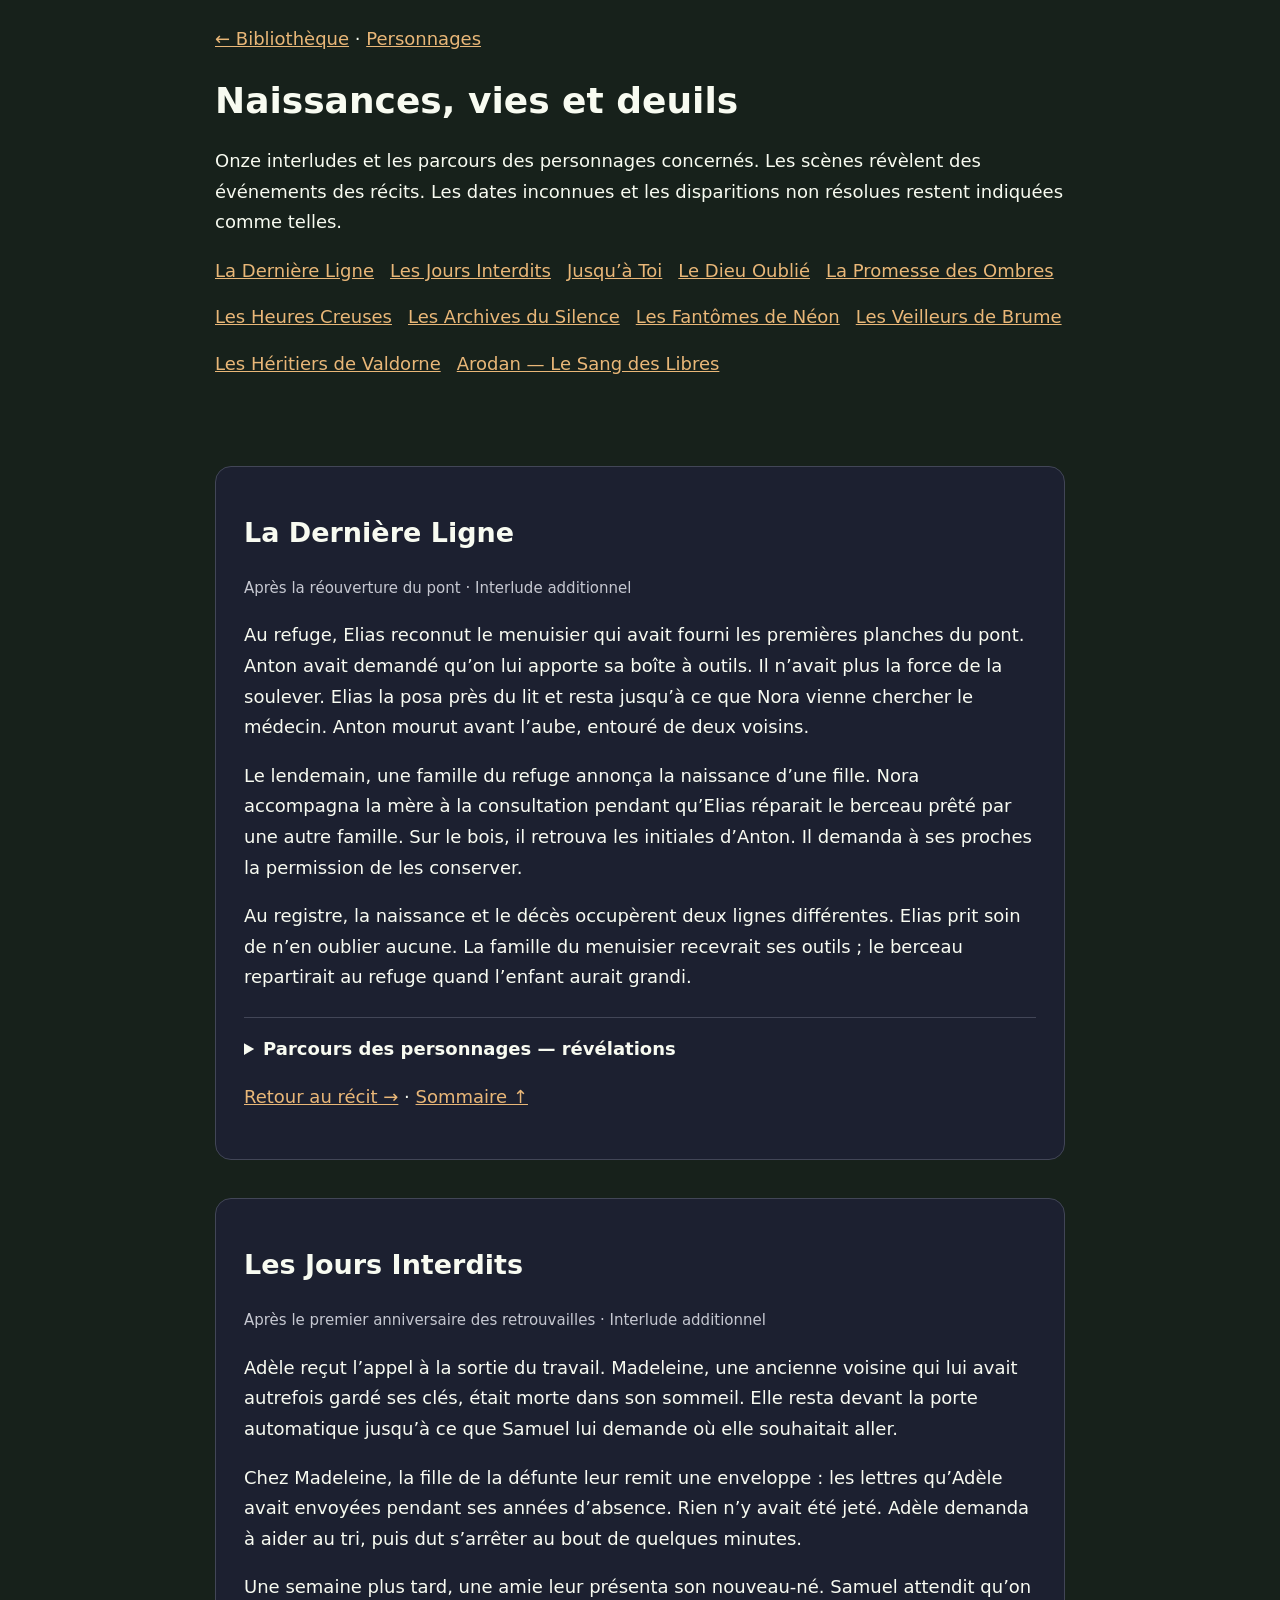
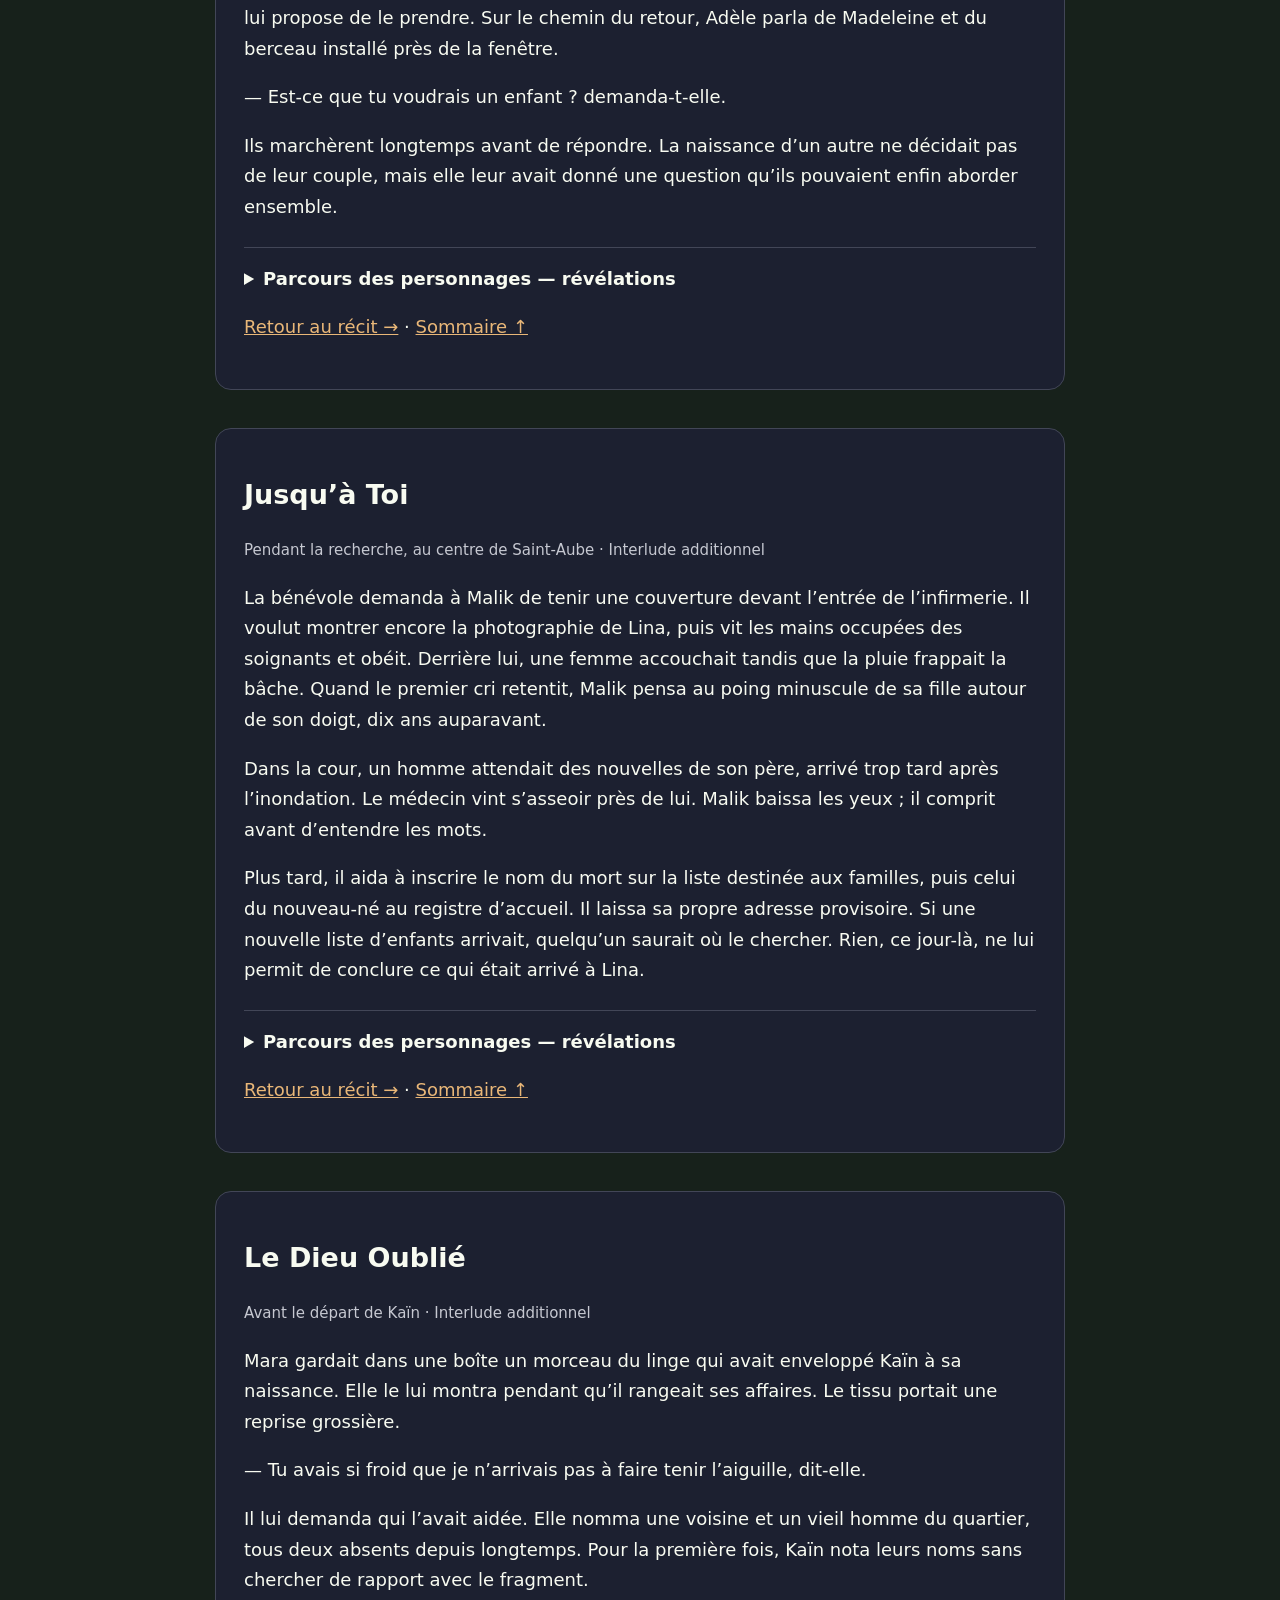
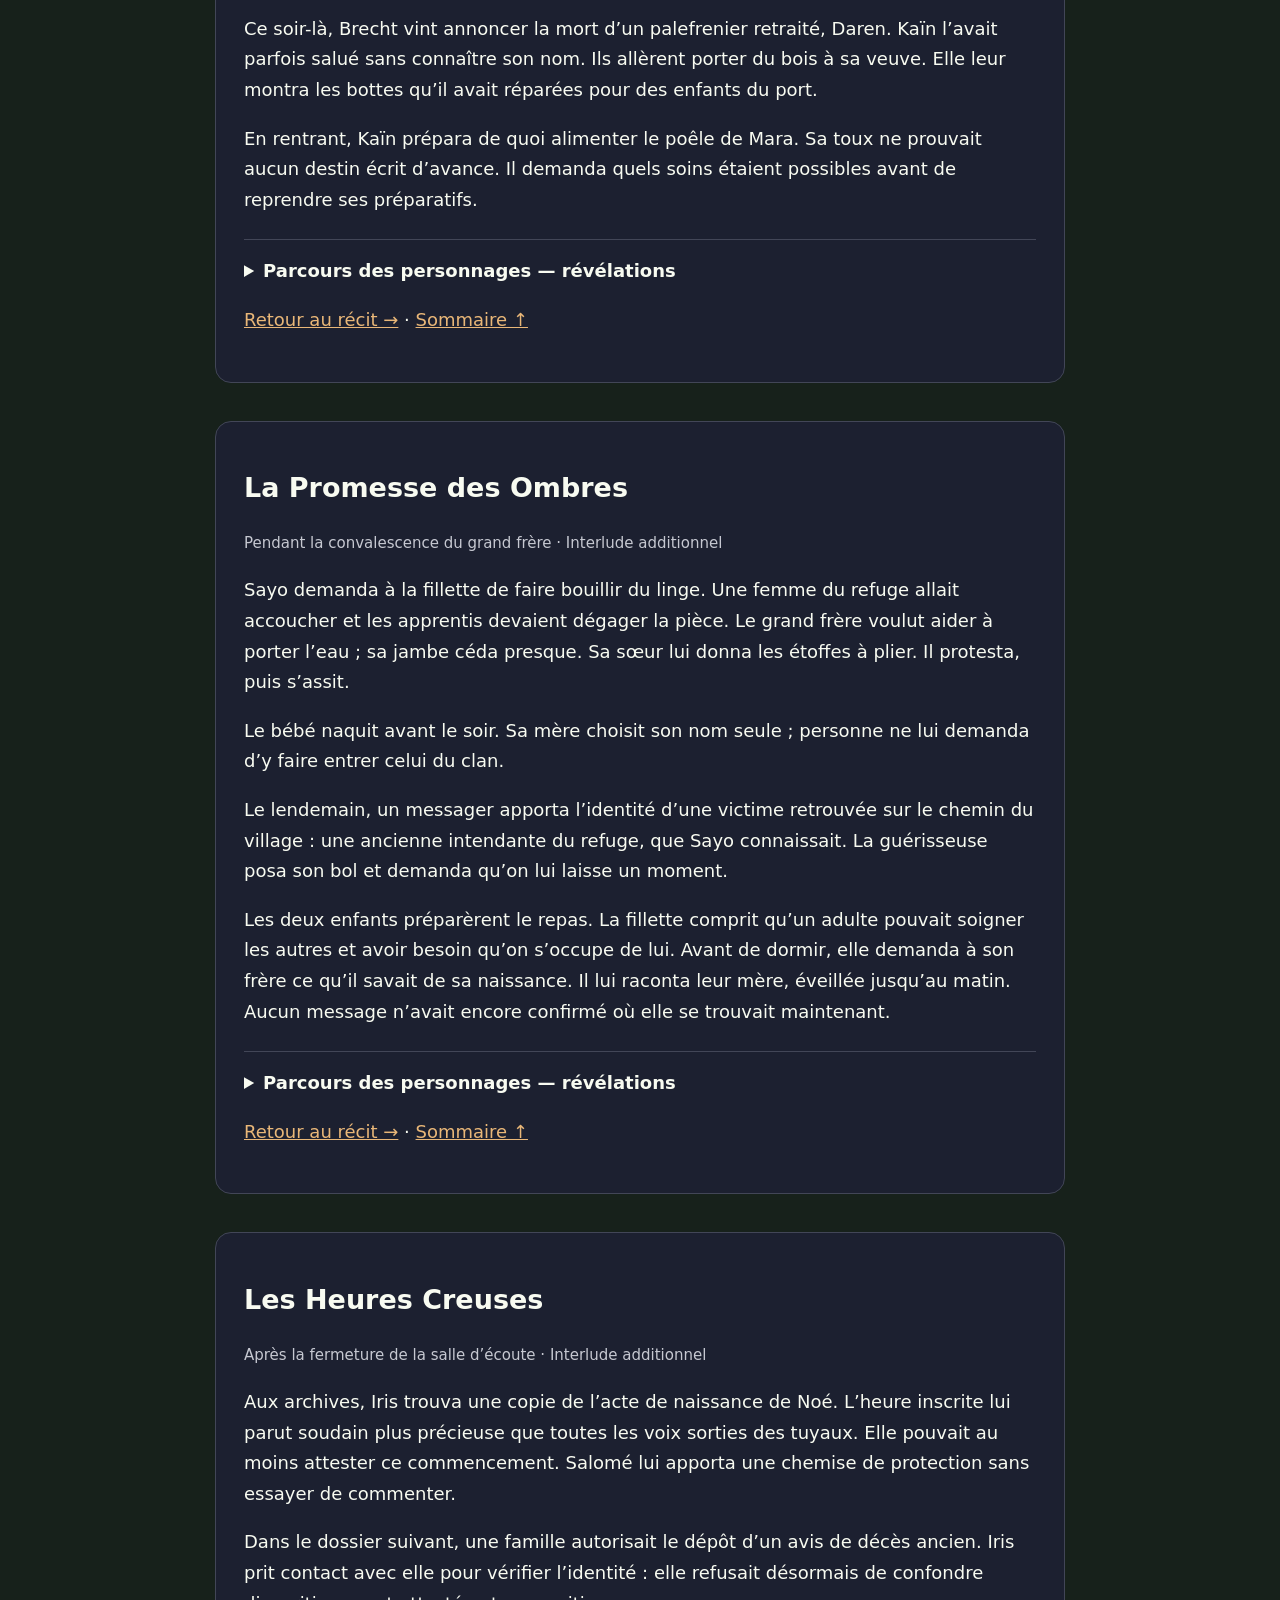
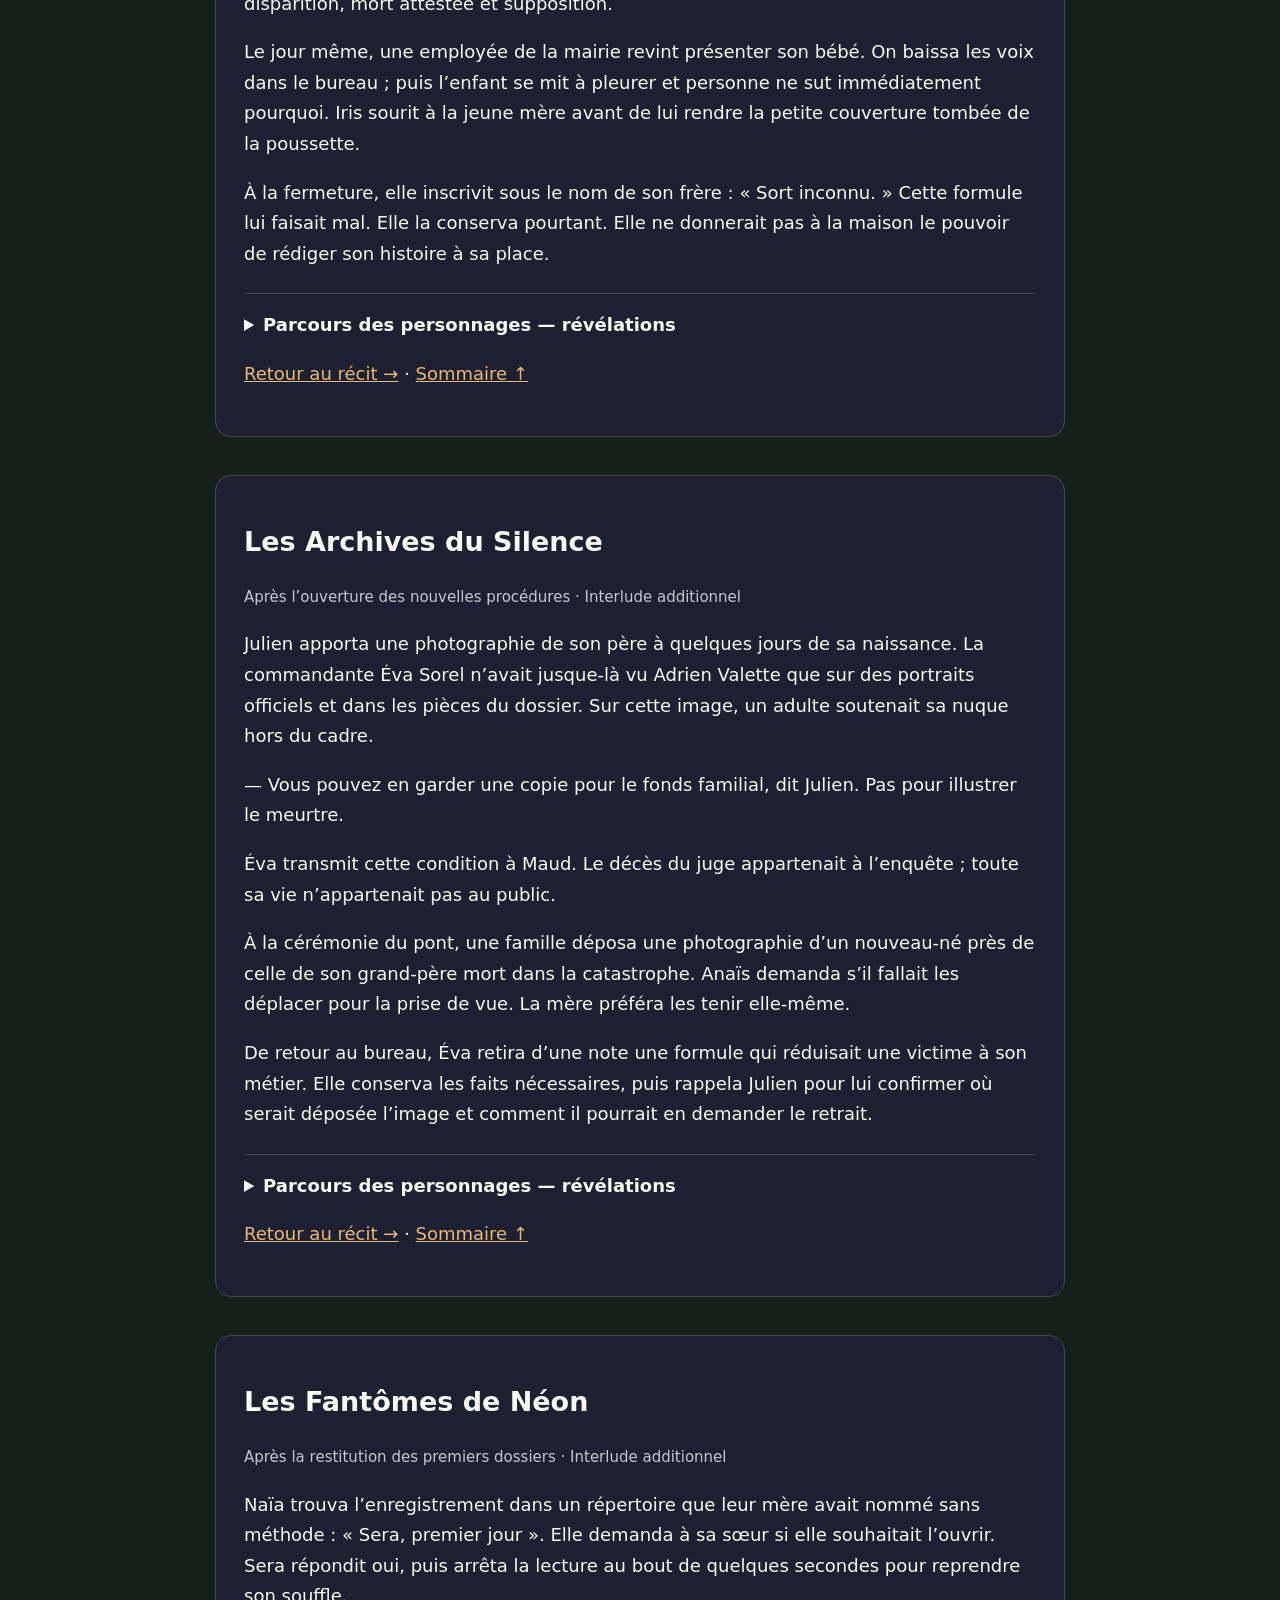
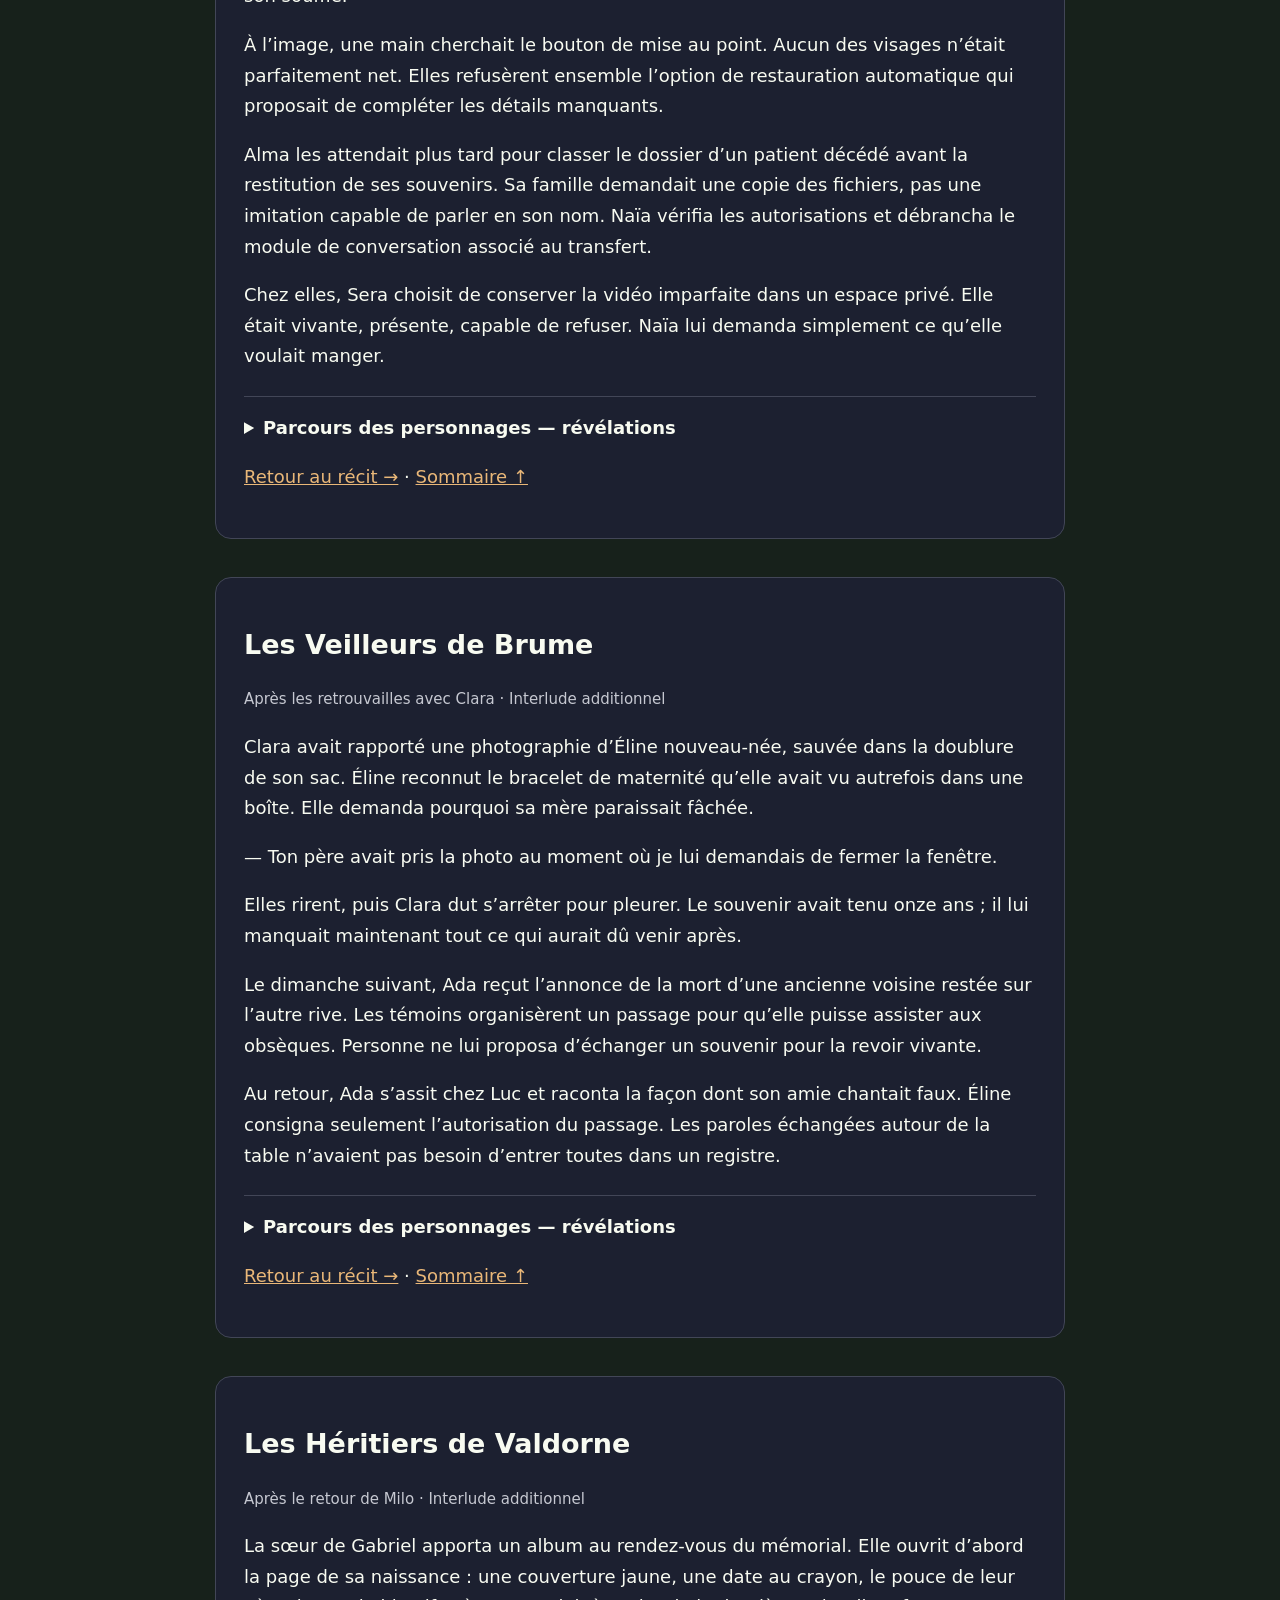
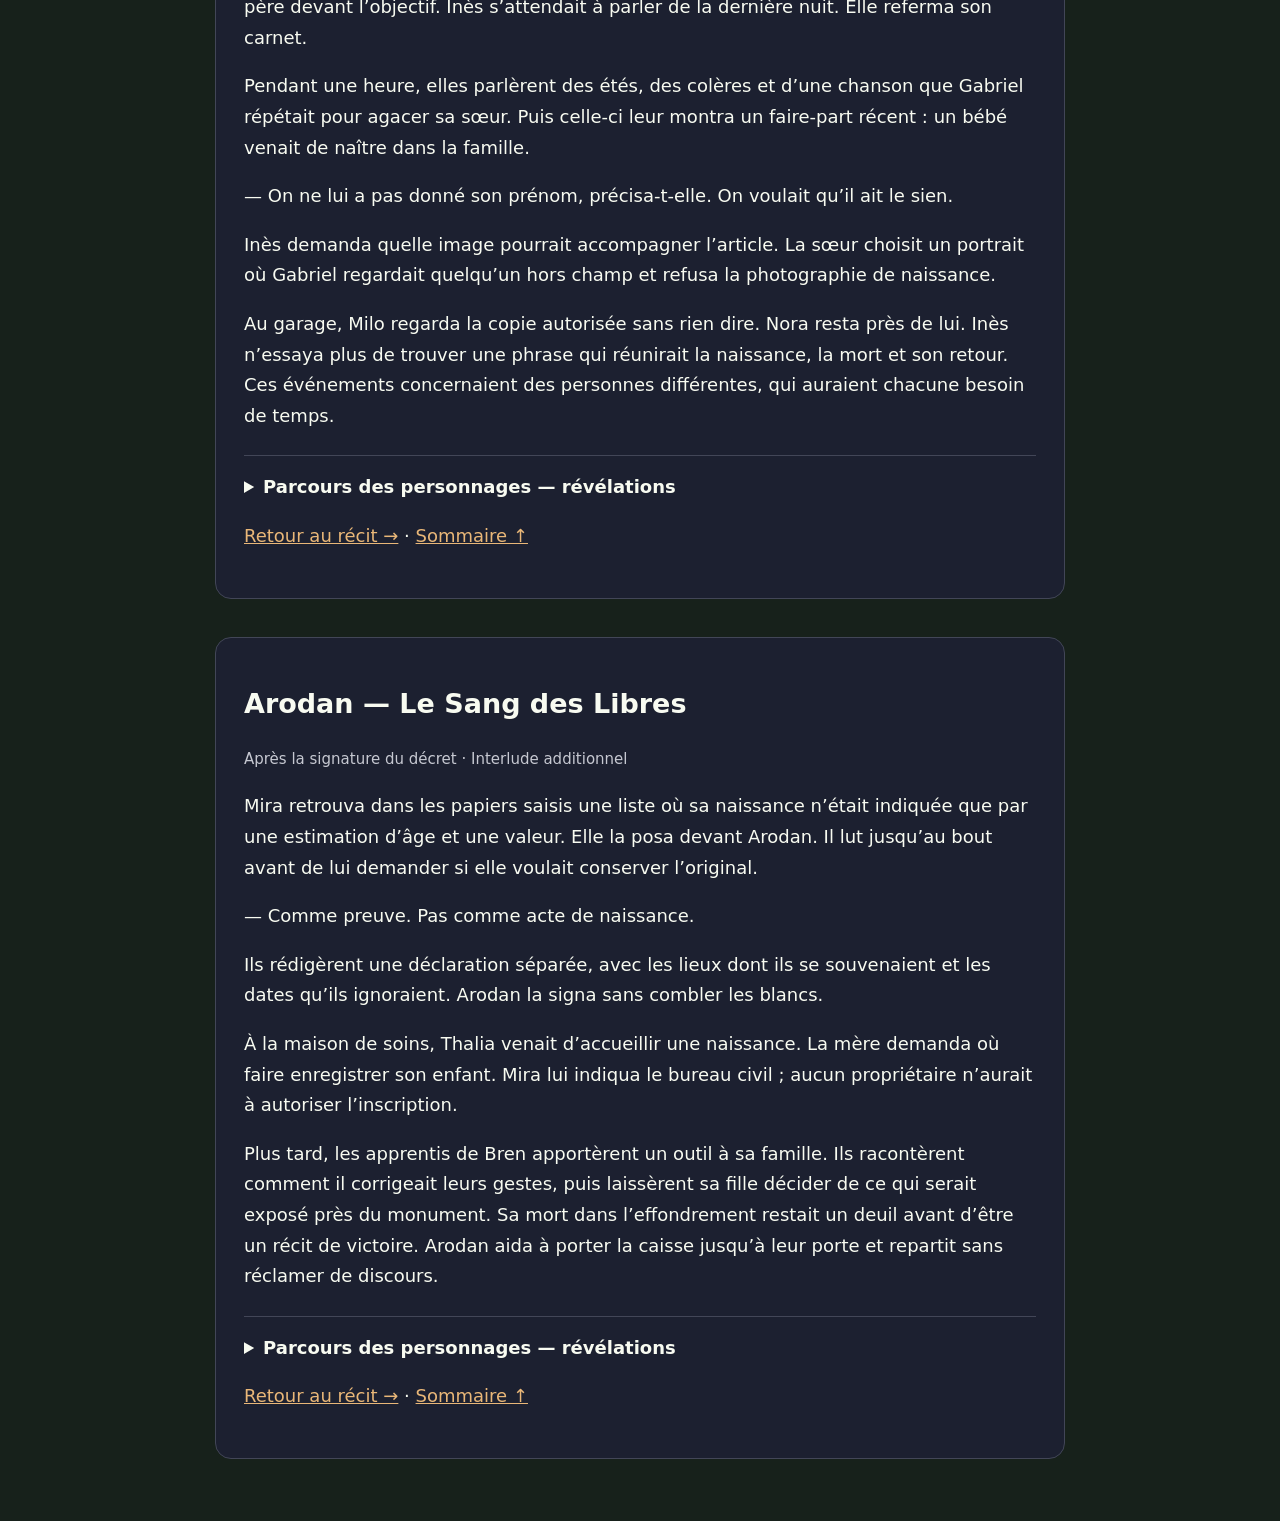
<file: vies-et-deuils.html>
<!doctype html><html data-warlike-app="warlike-ebook" lang="fr"><head><meta charset="utf-8"><meta name="viewport" content="width=device-width,initial-scale=1"><title>Naissances, vies et deuils · WarLike Ebook</title><style>body{margin:0;background:#12141c;color:#eee;font:18px/1.7 system-ui}main,header{max-width:850px;margin:auto;padding:24px}a{color:#e9b778}article{margin:38px 0;padding:28px;border:1px solid #424657;border-radius:16px;background:#1c2030}h1,h2{line-height:1.2}summary{cursor:pointer;font-weight:bold}small{color:#c6c8d1}li{margin-bottom:12px}nav{display:flex;gap:16px;flex-wrap:wrap}.bio{border-top:1px solid #424657;margin-top:24px;padding-top:16px}</style>
<link rel="stylesheet" href="./design-system/warlike-foundation.css?v=1.1">
<link rel="stylesheet" href="./design-system/warlike-shell.css?v=1.1">
</head><body><header><a href="./index.html">← Bibliothèque</a> · <a href="./personnages.html">Personnages</a><h1>Naissances, vies et deuils</h1><p>Onze interludes et les parcours des personnages concernés. Les scènes révèlent des événements des récits. Les dates inconnues et les disparitions non résolues restent indiquées comme telles.</p><nav><a href="#ligne">La Dernière Ligne</a><a href="#jours">Les Jours Interdits</a><a href="#toi">Jusqu’à Toi</a><a href="#dieu">Le Dieu Oublié</a><a href="#ombres">La Promesse des Ombres</a><a href="#heures">Les Heures Creuses</a><a href="#archives">Les Archives du Silence</a><a href="#neon">Les Fantômes de Néon</a><a href="#brume">Les Veilleurs de Brume</a><a href="#valdorne">Les Héritiers de Valdorne</a><a href="#arodan">Arodan — Le Sang des Libres</a></nav></header><main><article id="ligne"><h2>La Dernière Ligne</h2><small>Après la réouverture du pont · Interlude additionnel</small><p>Au refuge, Elias reconnut le menuisier qui avait fourni les premières planches du pont. Anton avait demandé qu’on lui apporte sa boîte à outils. Il n’avait plus la force de la soulever. Elias la posa près du lit et resta jusqu’à ce que Nora vienne chercher le médecin. Anton mourut avant l’aube, entouré de deux voisins.</p><p>Le lendemain, une famille du refuge annonça la naissance d’une fille. Nora accompagna la mère à la consultation pendant qu’Elias réparait le berceau prêté par une autre famille. Sur le bois, il retrouva les initiales d’Anton. Il demanda à ses proches la permission de les conserver.</p><p>Au registre, la naissance et le décès occupèrent deux lignes différentes. Elias prit soin de n’en oublier aucune. La famille du menuisier recevrait ses outils ; le berceau repartirait au refuge quand l’enfant aurait grandi.</p><details class="bio"><summary>Parcours des personnages — révélations</summary><h3>Elias Mavoko</h3><ul><li>Naissance : date et lieu non établis dans le récit.</li><li>Ancien militaire, puis acteur de la reconstruction de Sarne.</li><li>Vivant après la réouverture du pont ; décès non raconté.</li></ul><h3>Anton</h3><ul><li>Naissance : non datée. Nouveau personnage secondaire, menuisier de Sarne.</li><li>A fourni des planches pour le pont et réparé des objets du refuge.</li><li>Meurt avant l’aube dans le refuge, après la réouverture du pont ; cause médicale non précisée.</li></ul></details><p><a href="./saisons.html?livre=ligne">Retour au récit →</a> · <a href="#">Sommaire ↑</a></p></article><article id="jours"><h2>Les Jours Interdits</h2><small>Après le premier anniversaire des retrouvailles · Interlude additionnel</small><p>Adèle reçut l’appel à la sortie du travail. Madeleine, une ancienne voisine qui lui avait autrefois gardé ses clés, était morte dans son sommeil. Elle resta devant la porte automatique jusqu’à ce que Samuel lui demande où elle souhaitait aller.</p><p>Chez Madeleine, la fille de la défunte leur remit une enveloppe : les lettres qu’Adèle avait envoyées pendant ses années d’absence. Rien n’y avait été jeté. Adèle demanda à aider au tri, puis dut s’arrêter au bout de quelques minutes.</p><p>Une semaine plus tard, une amie leur présenta son nouveau-né. Samuel attendit qu’on lui propose de le prendre. Sur le chemin du retour, Adèle parla de Madeleine et du berceau installé près de la fenêtre.</p><p>— Est-ce que tu voudrais un enfant ? demanda-t-elle.</p><p>Ils marchèrent longtemps avant de répondre. La naissance d’un autre ne décidait pas de leur couple, mais elle leur avait donné une question qu’ils pouvaient enfin aborder ensemble.</p><details class="bio"><summary>Parcours des personnages — révélations</summary><h3>Adèle</h3><ul><li>Naissance : non datée ; 32 ans à sa présentation.</li><li>Revient à Bordeaux et reconstruit une relation avec Samuel.</li><li>Vivante ; aucun enfant du couple ni décès futur n’est établi.</li></ul><h3>Madeleine</h3><ul><li>Naissance : non datée. Ancienne voisine d’Adèle, ajoutée dans cet interlude.</li><li>A conservé les lettres envoyées pendant son absence.</li><li>Meurt dans son sommeil après l’anniversaire des retrouvailles.</li></ul></details><p><a href="./saisons.html?livre=jours">Retour au récit →</a> · <a href="#">Sommaire ↑</a></p></article><article id="toi"><h2>Jusqu’à Toi</h2><small>Pendant la recherche, au centre de Saint-Aube · Interlude additionnel</small><p>La bénévole demanda à Malik de tenir une couverture devant l’entrée de l’infirmerie. Il voulut montrer encore la photographie de Lina, puis vit les mains occupées des soignants et obéit. Derrière lui, une femme accouchait tandis que la pluie frappait la bâche. Quand le premier cri retentit, Malik pensa au poing minuscule de sa fille autour de son doigt, dix ans auparavant.</p><p>Dans la cour, un homme attendait des nouvelles de son père, arrivé trop tard après l’inondation. Le médecin vint s’asseoir près de lui. Malik baissa les yeux ; il comprit avant d’entendre les mots.</p><p>Plus tard, il aida à inscrire le nom du mort sur la liste destinée aux familles, puis celui du nouveau-né au registre d’accueil. Il laissa sa propre adresse provisoire. Si une nouvelle liste d’enfants arrivait, quelqu’un saurait où le chercher. Rien, ce jour-là, ne lui permit de conclure ce qui était arrivé à Lina.</p><details class="bio"><summary>Parcours des personnages — révélations</summary><h3>Malik</h3><ul><li>Naissance : non datée.</li><li>Père de Lina, poursuit ses recherches après la catastrophe.</li><li>Vivant au centre de Saint-Aube.</li></ul><h3>Lina</h3><ul><li>Naissance : dix ans avant sa présentation, sans date précise.</li><li>Fille de Malik, disparue après la rupture du barrage.</li><li>Sort non résolu à ce point de lecture ; ni décès ni retrouvailles ajoutés ici.</li></ul></details><p><a href="./saisons.html?livre=toi">Retour au récit →</a> · <a href="#">Sommaire ↑</a></p></article><article id="dieu"><h2>Le Dieu Oublié</h2><small>Avant le départ de Kaïn · Interlude additionnel</small><p>Mara gardait dans une boîte un morceau du linge qui avait enveloppé Kaïn à sa naissance. Elle le lui montra pendant qu’il rangeait ses affaires. Le tissu portait une reprise grossière.</p><p>— Tu avais si froid que je n’arrivais pas à faire tenir l’aiguille, dit-elle.</p><p>Il lui demanda qui l’avait aidée. Elle nomma une voisine et un vieil homme du quartier, tous deux absents depuis longtemps. Pour la première fois, Kaïn nota leurs noms sans chercher de rapport avec le fragment.</p><p>Ce soir-là, Brecht vint annoncer la mort d’un palefrenier retraité, Daren. Kaïn l’avait parfois salué sans connaître son nom. Ils allèrent porter du bois à sa veuve. Elle leur montra les bottes qu’il avait réparées pour des enfants du port.</p><p>En rentrant, Kaïn prépara de quoi alimenter le poêle de Mara. Sa toux ne prouvait aucun destin écrit d’avance. Il demanda quels soins étaient possibles avant de reprendre ses préparatifs.</p><details class="bio"><summary>Parcours des personnages — révélations</summary><h3>Kaïn</h3><ul><li>Naissance : racontée par Mara ; date non fixée.</li><li>Élevé à Veldrath, cherche les traces du dieu effacé.</li><li>Vivant ; mort non déterminée.</li></ul><h3>Mara</h3><ul><li>Naissance : non renseignée.</li><li>Mère de Kaïn ; élève son fils et vit avec une santé fragile.</li><li>Vivante avant son départ ; sa maladie ne constitue pas une annonce de décès.</li></ul></details><p><a href="./saisons.html?livre=dieu">Retour au récit →</a> · <a href="#">Sommaire ↑</a></p></article><article id="ombres"><h2>La Promesse des Ombres</h2><small>Pendant la convalescence du grand frère · Interlude additionnel</small><p>Sayo demanda à la fillette de faire bouillir du linge. Une femme du refuge allait accoucher et les apprentis devaient dégager la pièce. Le grand frère voulut aider à porter l’eau ; sa jambe céda presque. Sa sœur lui donna les étoffes à plier. Il protesta, puis s’assit.</p><p>Le bébé naquit avant le soir. Sa mère choisit son nom seule ; personne ne lui demanda d’y faire entrer celui du clan.</p><p>Le lendemain, un messager apporta l’identité d’une victime retrouvée sur le chemin du village : une ancienne intendante du refuge, que Sayo connaissait. La guérisseuse posa son bol et demanda qu’on lui laisse un moment.</p><p>Les deux enfants préparèrent le repas. La fillette comprit qu’un adulte pouvait soigner les autres et avoir besoin qu’on s’occupe de lui. Avant de dormir, elle demanda à son frère ce qu’il savait de sa naissance. Il lui raconta leur mère, éveillée jusqu’au matin. Aucun message n’avait encore confirmé où elle se trouvait maintenant.</p><details class="bio"><summary>Parcours des personnages — révélations</summary><h3>La petite sœur</h3><ul><li>Naissance : évoquée par son frère ; date et prénom non fixés.</li><li>Apprentie ninja ; sauve son frère et apprend les soins auprès de Sayo.</li><li>Vivante ; recherche toujours leur mère.</li></ul><h3>Le grand frère</h3><ul><li>Naissance : non renseignée.</li><li>Ninja blessé et empoisonné ; survit et poursuit une convalescence.</li><li>Vivant ; aucune guérison instantanée ni mort ajoutée.</li></ul></details><p><a href="./saisons.html?livre=ombres">Retour au récit →</a> · <a href="#">Sommaire ↑</a></p></article><article id="heures"><h2>Les Heures Creuses</h2><small>Après la fermeture de la salle d’écoute · Interlude additionnel</small><p>Aux archives, Iris trouva une copie de l’acte de naissance de Noé. L’heure inscrite lui parut soudain plus précieuse que toutes les voix sorties des tuyaux. Elle pouvait au moins attester ce commencement. Salomé lui apporta une chemise de protection sans essayer de commenter.</p><p>Dans le dossier suivant, une famille autorisait le dépôt d’un avis de décès ancien. Iris prit contact avec elle pour vérifier l’identité : elle refusait désormais de confondre disparition, mort attestée et supposition.</p><p>Le jour même, une employée de la mairie revint présenter son bébé. On baissa les voix dans le bureau ; puis l’enfant se mit à pleurer et personne ne sut immédiatement pourquoi. Iris sourit à la jeune mère avant de lui rendre la petite couverture tombée de la poussette.</p><p>À la fermeture, elle inscrivit sous le nom de son frère : « Sort inconnu. » Cette formule lui faisait mal. Elle la conserva pourtant. Elle ne donnerait pas à la maison le pouvoir de rédiger son histoire à sa place.</p><details class="bio"><summary>Parcours des personnages — révélations</summary><h3>Iris Vernet</h3><ul><li>Naissance : non renseignée.</li><li>Recherche son frère et contribue à restaurer les archives de Valcombe.</li><li>Vivante à la fin de la première saison.</li></ul><h3>Noé Vernet</h3><ul><li>Naissance : acte conservé, sans date rendue publique dans le récit.</li><li>Frère disparu d’Iris ; laisse des traces et un avertissement.</li><li>Sort inconnu. Les voix entendues ne prouvent ni sa survie ni sa mort.</li></ul></details><p><a href="./saisons.html?livre=heures">Retour au récit →</a> · <a href="#">Sommaire ↑</a></p></article><article id="archives"><h2>Les Archives du Silence</h2><small>Après l’ouverture des nouvelles procédures · Interlude additionnel</small><p>Julien apporta une photographie de son père à quelques jours de sa naissance. La commandante Éva Sorel n’avait jusque-là vu Adrien Valette que sur des portraits officiels et dans les pièces du dossier. Sur cette image, un adulte soutenait sa nuque hors du cadre.</p><p>— Vous pouvez en garder une copie pour le fonds familial, dit Julien. Pas pour illustrer le meurtre.</p><p>Éva transmit cette condition à Maud. Le décès du juge appartenait à l’enquête ; toute sa vie n’appartenait pas au public.</p><p>À la cérémonie du pont, une famille déposa une photographie d’un nouveau-né près de celle de son grand-père mort dans la catastrophe. Anaïs demanda s’il fallait les déplacer pour la prise de vue. La mère préféra les tenir elle-même.</p><p>De retour au bureau, Éva retira d’une note une formule qui réduisait une victime à son métier. Elle conserva les faits nécessaires, puis rappela Julien pour lui confirmer où serait déposée l’image et comment il pourrait en demander le retrait.</p><details class="bio"><summary>Parcours des personnages — révélations</summary><h3>Éva Sorel</h3><ul><li>Naissance : non renseignée.</li><li>Commandante chargée de l’affaire Valette et de ses liens avec Bellac.</li><li>Vivante après la résolution du meurtre.</li></ul><h3>Adrien Valette</h3><ul><li>Naissance : photographie familiale évoquée ; date non fixée.</li><li>Juge, père de Julien ; signe une conclusion incomplète puis tente de corriger le dossier.</li><li>Assassiné avant le début de l’enquête ; les responsabilités du pont restent une procédure distincte.</li></ul></details><p><a href="./saisons.html?livre=archives">Retour au récit →</a> · <a href="#">Sommaire ↑</a></p></article><article id="neon"><h2>Les Fantômes de Néon</h2><small>Après la restitution des premiers dossiers · Interlude additionnel</small><p>Naïa trouva l’enregistrement dans un répertoire que leur mère avait nommé sans méthode : « Sera, premier jour ». Elle demanda à sa sœur si elle souhaitait l’ouvrir. Sera répondit oui, puis arrêta la lecture au bout de quelques secondes pour reprendre son souffle.</p><p>À l’image, une main cherchait le bouton de mise au point. Aucun des visages n’était parfaitement net. Elles refusèrent ensemble l’option de restauration automatique qui proposait de compléter les détails manquants.</p><p>Alma les attendait plus tard pour classer le dossier d’un patient décédé avant la restitution de ses souvenirs. Sa famille demandait une copie des fichiers, pas une imitation capable de parler en son nom. Naïa vérifia les autorisations et débrancha le module de conversation associé au transfert.</p><p>Chez elles, Sera choisit de conserver la vidéo imparfaite dans un espace privé. Elle était vivante, présente, capable de refuser. Naïa lui demanda simplement ce qu’elle voulait manger.</p><details class="bio"><summary>Parcours des personnages — révélations</summary><h3>Naïa Voss</h3><ul><li>Naissance : non renseignée.</li><li>Coursière à Nacre-9 ; aide à restituer dossiers et souvenirs.</li><li>Vivante ; protège désormais les choix de sa sœur.</li></ul><h3>Sera Voss</h3><ul><li>Naissance : vidéo familiale conservée ; date non fixée.</li><li>Sœur de Naïa, liée aux souvenirs dérobés par Synapse.</li><li>Vivante en fin de saison ; copie de données et décès biologique restent distincts.</li></ul></details><p><a href="./saisons.html?livre=neon">Retour au récit →</a> · <a href="#">Sommaire ↑</a></p></article><article id="brume"><h2>Les Veilleurs de Brume</h2><small>Après les retrouvailles avec Clara · Interlude additionnel</small><p>Clara avait rapporté une photographie d’Éline nouveau-née, sauvée dans la doublure de son sac. Éline reconnut le bracelet de maternité qu’elle avait vu autrefois dans une boîte. Elle demanda pourquoi sa mère paraissait fâchée.</p><p>— Ton père avait pris la photo au moment où je lui demandais de fermer la fenêtre.</p><p>Elles rirent, puis Clara dut s’arrêter pour pleurer. Le souvenir avait tenu onze ans ; il lui manquait maintenant tout ce qui aurait dû venir après.</p><p>Le dimanche suivant, Ada reçut l’annonce de la mort d’une ancienne voisine restée sur l’autre rive. Les témoins organisèrent un passage pour qu’elle puisse assister aux obsèques. Personne ne lui proposa d’échanger un souvenir pour la revoir vivante.</p><p>Au retour, Ada s’assit chez Luc et raconta la façon dont son amie chantait faux. Éline consigna seulement l’autorisation du passage. Les paroles échangées autour de la table n’avaient pas besoin d’entrer toutes dans un registre.</p><details class="bio"><summary>Parcours des personnages — révélations</summary><h3>Éline Varo</h3><ul><li>Naissance : photographie et bracelet de maternité évoqués ; date non fixée.</li><li>Enquêtrice ; refuse les sacrifices et organise les passages volontaires.</li><li>Vivante après les retrouvailles avec Clara.</li></ul><h3>Clara Varo</h3><ul><li>Naissance : non renseignée.</li><li>Mère d’Éline, retenue onze ans dans l’autre Brumecôte.</li><li>Vivante ; sa disparition passée n’était pas un décès confirmé.</li></ul></details><p><a href="./nouveaux-romans.html?livre=brume">Retour au récit →</a> · <a href="#">Sommaire ↑</a></p></article><article id="valdorne"><h2>Les Héritiers de Valdorne</h2><small>Après le retour de Milo · Interlude additionnel</small><p>La sœur de Gabriel apporta un album au rendez-vous du mémorial. Elle ouvrit d’abord la page de sa naissance : une couverture jaune, une date au crayon, le pouce de leur père devant l’objectif. Inès s’attendait à parler de la dernière nuit. Elle referma son carnet.</p><p>Pendant une heure, elles parlèrent des étés, des colères et d’une chanson que Gabriel répétait pour agacer sa sœur. Puis celle-ci leur montra un faire-part récent : un bébé venait de naître dans la famille.</p><p>— On ne lui a pas donné son prénom, précisa-t-elle. On voulait qu’il ait le sien.</p><p>Inès demanda quelle image pourrait accompagner l’article. La sœur choisit un portrait où Gabriel regardait quelqu’un hors champ et refusa la photographie de naissance.</p><p>Au garage, Milo regarda la copie autorisée sans rien dire. Nora resta près de lui. Inès n’essaya plus de trouver une phrase qui réunirait la naissance, la mort et son retour. Ces événements concernaient des personnes différentes, qui auraient chacune besoin de temps.</p><details class="bio"><summary>Parcours des personnages — révélations</summary><h3>Inès</h3><ul><li>Naissance : non renseignée.</li><li>Lycéenne ; rassemble les preuves sur Milo, Gabriel et la fondation.</li><li>Vivante ; transmet la piste des Verrières aux enquêteurs.</li></ul><h3>Gabriel Serrat</h3><ul><li>Naissance : photographie familiale ; date exacte non fixée.</li><li>Adolescent qui dénonçait la fraude en 2009.</li><li>Mort lors d’une chute en 2009 ; la responsabilité exacte demeure à établir dans l’enquête.</li></ul></details><p><a href="./nouveaux-romans.html?livre=valdorne">Retour au récit →</a> · <a href="#">Sommaire ↑</a></p></article><article id="arodan"><h2>Arodan — Le Sang des Libres</h2><small>Après la signature du décret · Interlude additionnel</small><p>Mira retrouva dans les papiers saisis une liste où sa naissance n’était indiquée que par une estimation d’âge et une valeur. Elle la posa devant Arodan. Il lut jusqu’au bout avant de lui demander si elle voulait conserver l’original.</p><p>— Comme preuve. Pas comme acte de naissance.</p><p>Ils rédigèrent une déclaration séparée, avec les lieux dont ils se souvenaient et les dates qu’ils ignoraient. Arodan la signa sans combler les blancs.</p><p>À la maison de soins, Thalia venait d’accueillir une naissance. La mère demanda où faire enregistrer son enfant. Mira lui indiqua le bureau civil ; aucun propriétaire n’aurait à autoriser l’inscription.</p><p>Plus tard, les apprentis de Bren apportèrent un outil à sa famille. Ils racontèrent comment il corrigeait leurs gestes, puis laissèrent sa fille décider de ce qui serait exposé près du monument. Sa mort dans l’effondrement restait un deuil avant d’être un récit de victoire. Arodan aida à porter la caisse jusqu’à leur porte et repartit sans réclamer de discours.</p><details class="bio"><summary>Parcours des personnages — révélations</summary><h3>Arodan</h3><ul><li>Naissance : souvenirs familiaux partiels ; date non fixée.</li><li>Captif devenu gladiateur puis responsable devant le conseil de Vespera.</li><li>Vivant après l’affranchissement ; refuse la couronne.</li></ul><h3>Mira</h3><ul><li>Naissance : documents d’esclavage incomplets, contestés par une déclaration familiale.</li><li>Sœur d’Arodan ; préserve les comptes, organise les archives et les droits civils.</li><li>Vivante à la fin du récit.</li></ul><h3>Bren</h3><ul><li>Naissance : non renseignée.</li><li>Mineur, compagnon des fugitifs ; transmet son savoir à la forge.</li><li>Meurt au chapitre 40 en tenant un passage lors d’un effondrement ; sa famille demeure présente dans l’après-guerre.</li></ul></details><p><a href="./nouveaux-romans.html?livre=arodan">Retour au récit →</a> · <a href="#">Sommaire ↑</a></p></article></main></body></html>
</file>
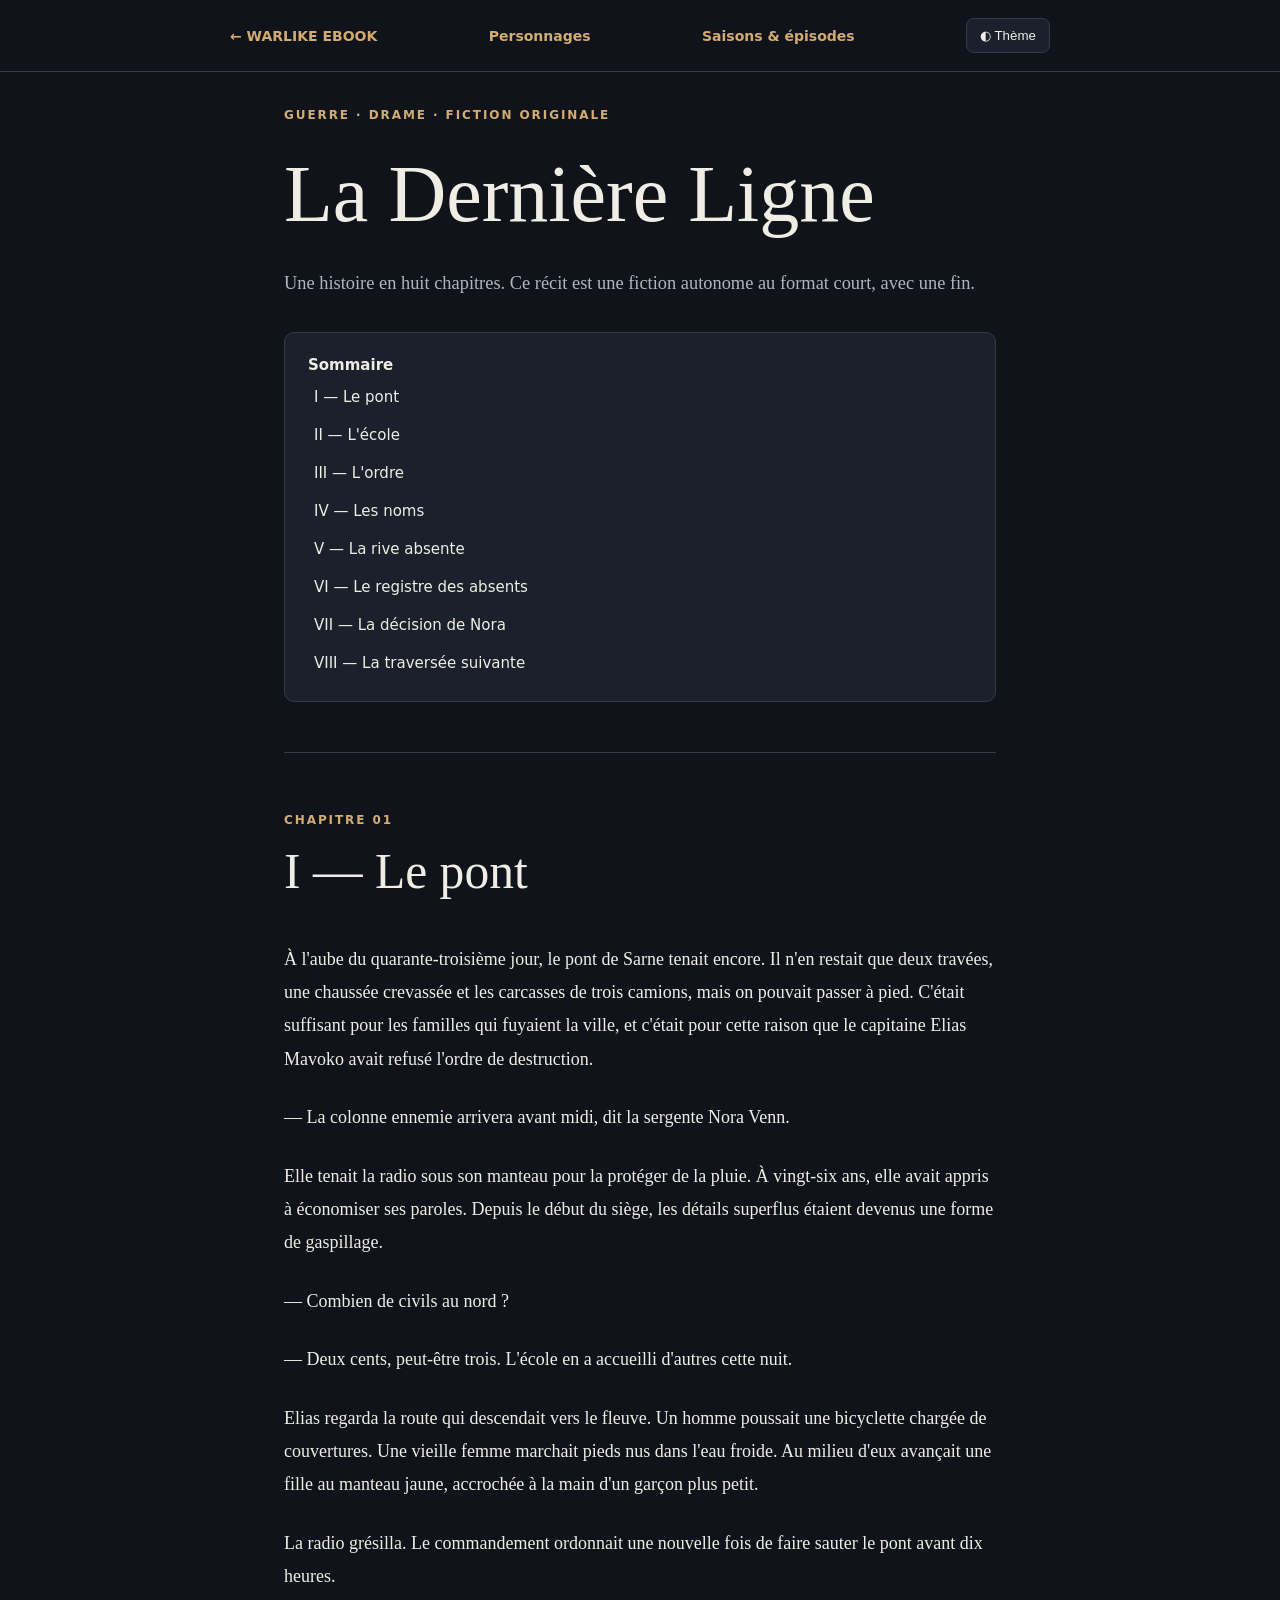
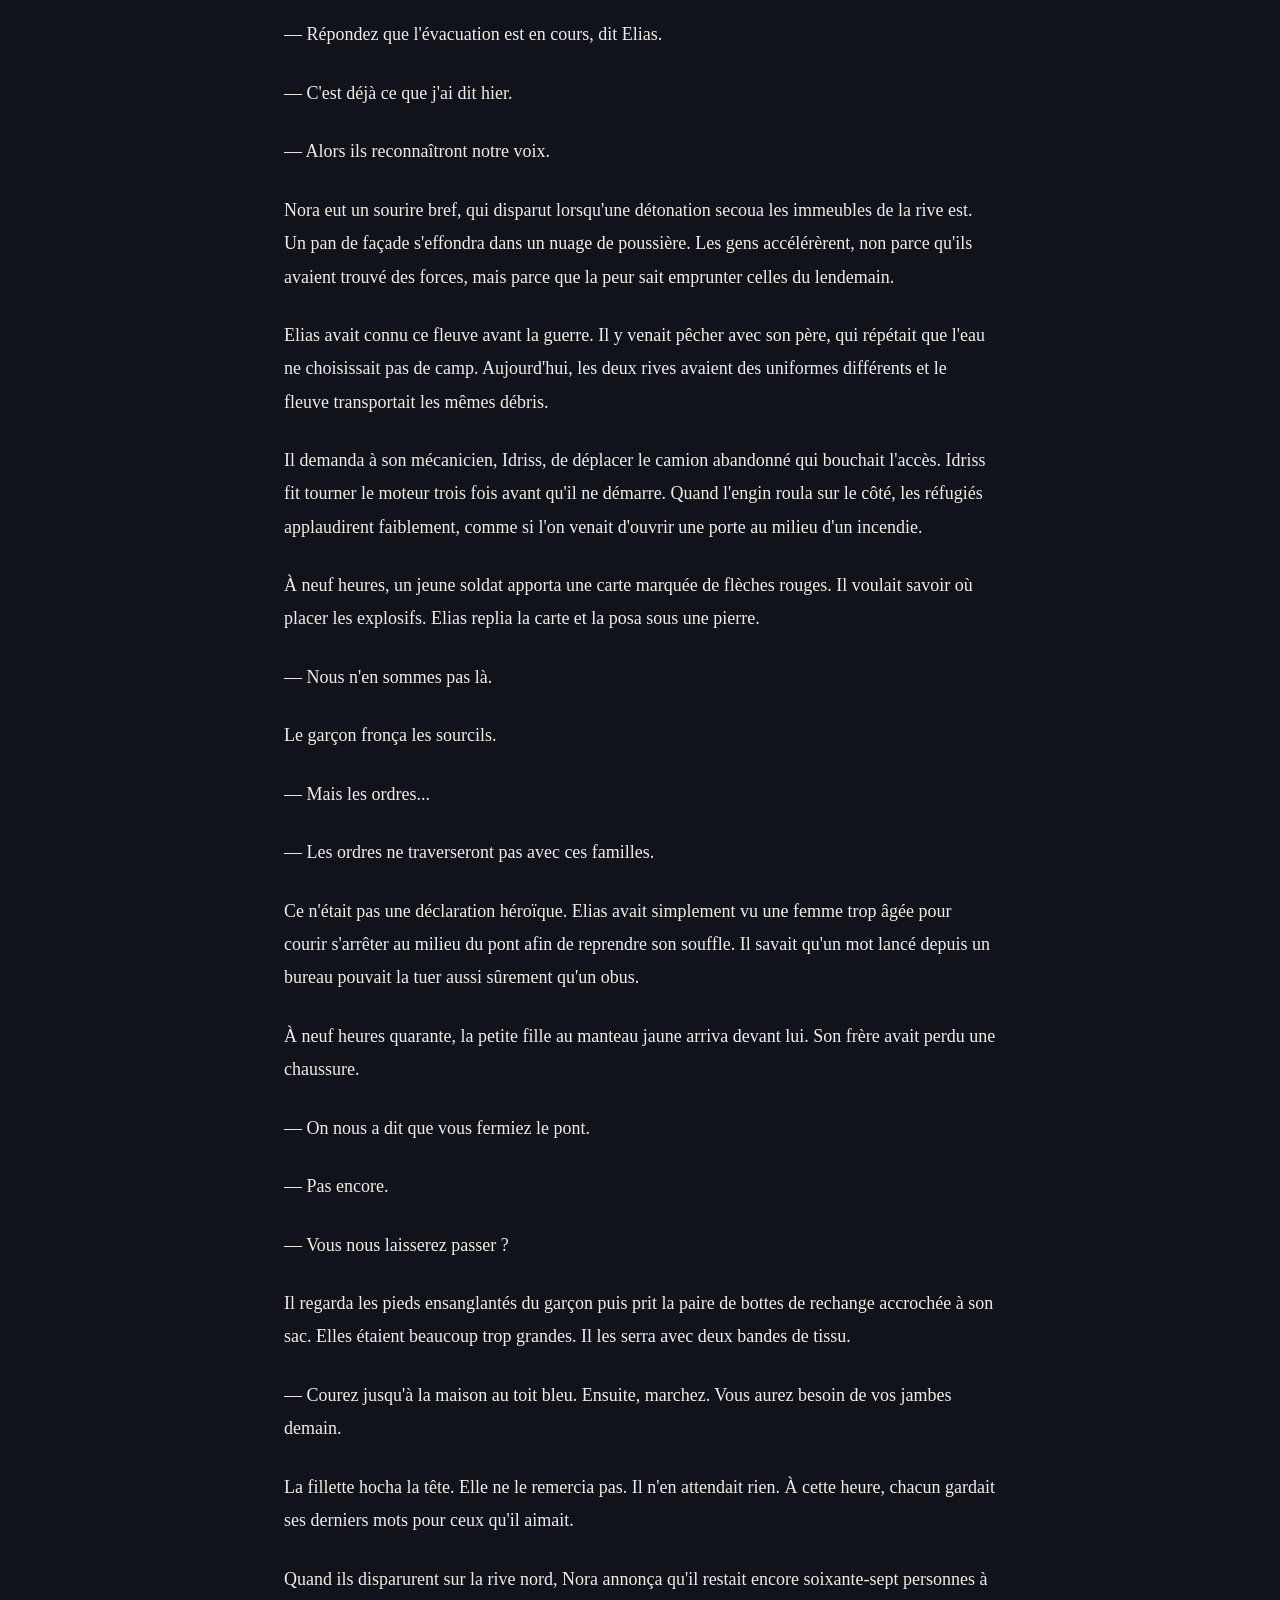
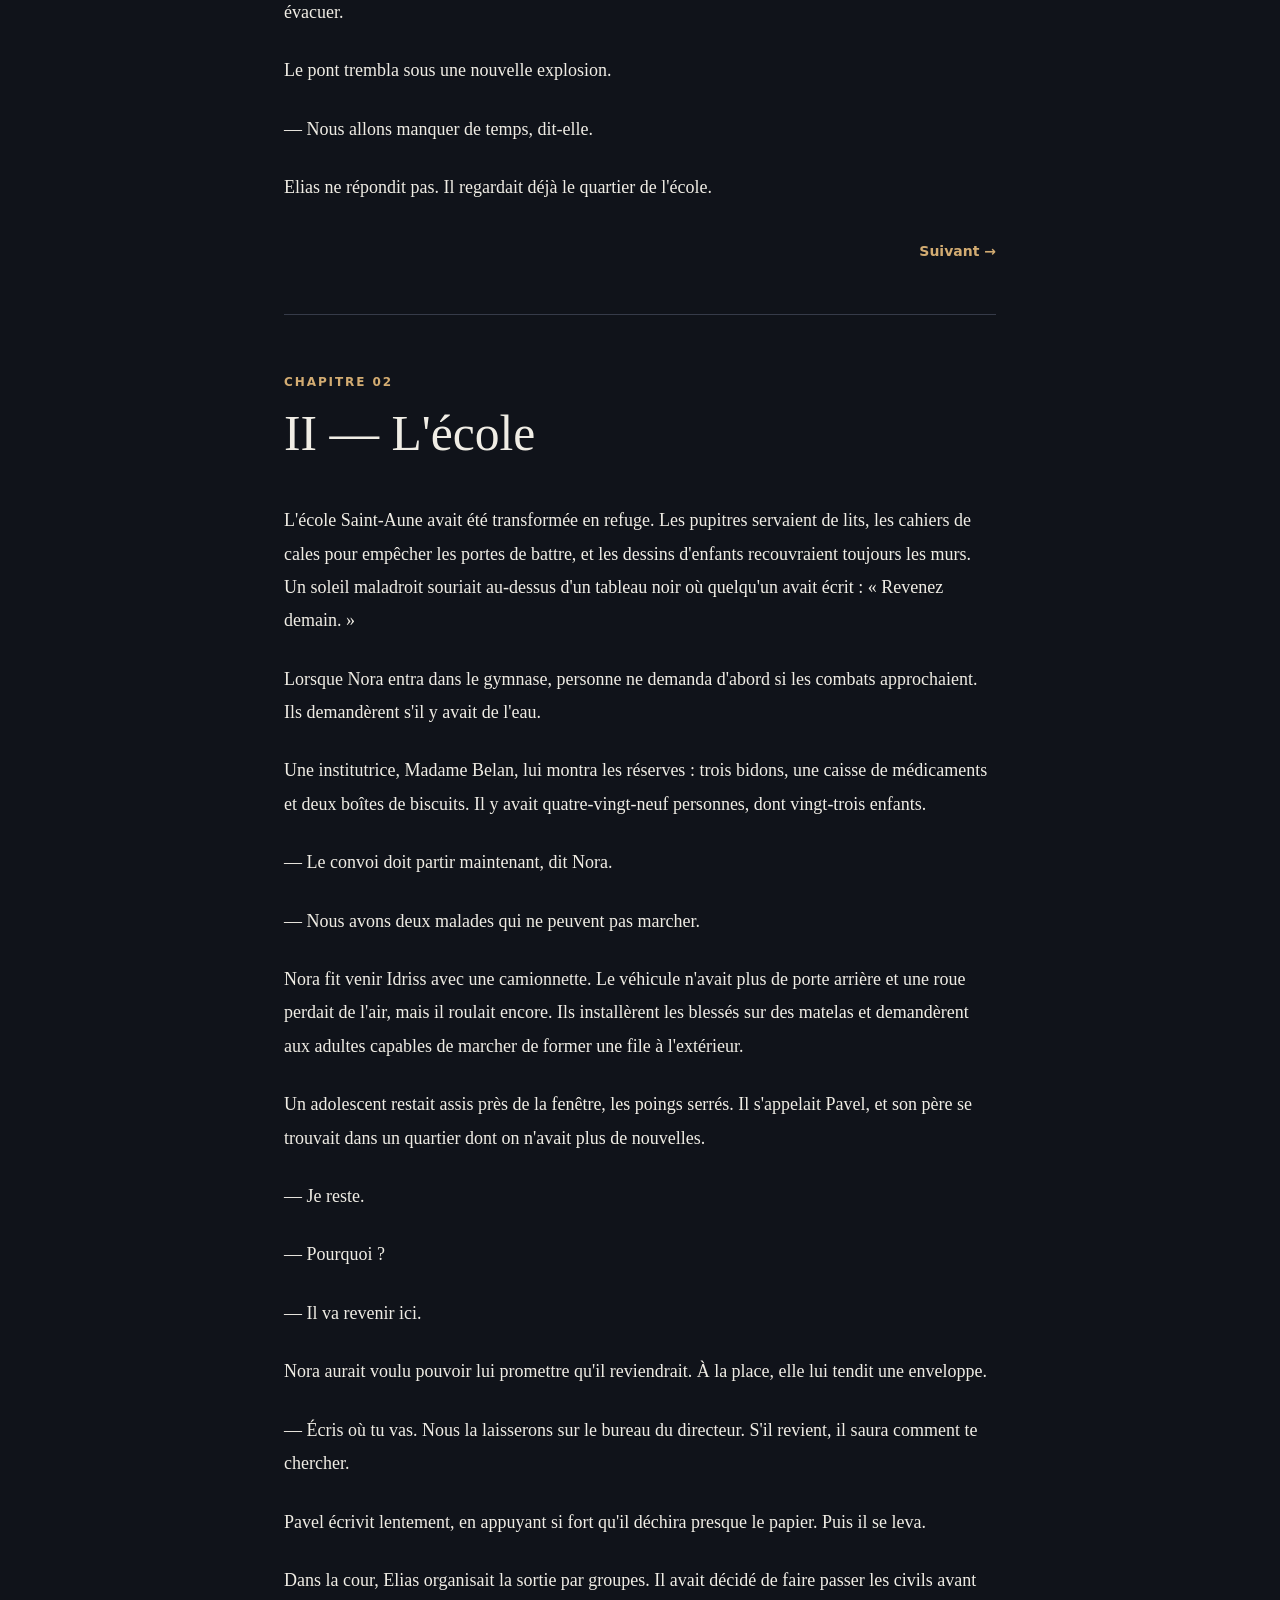
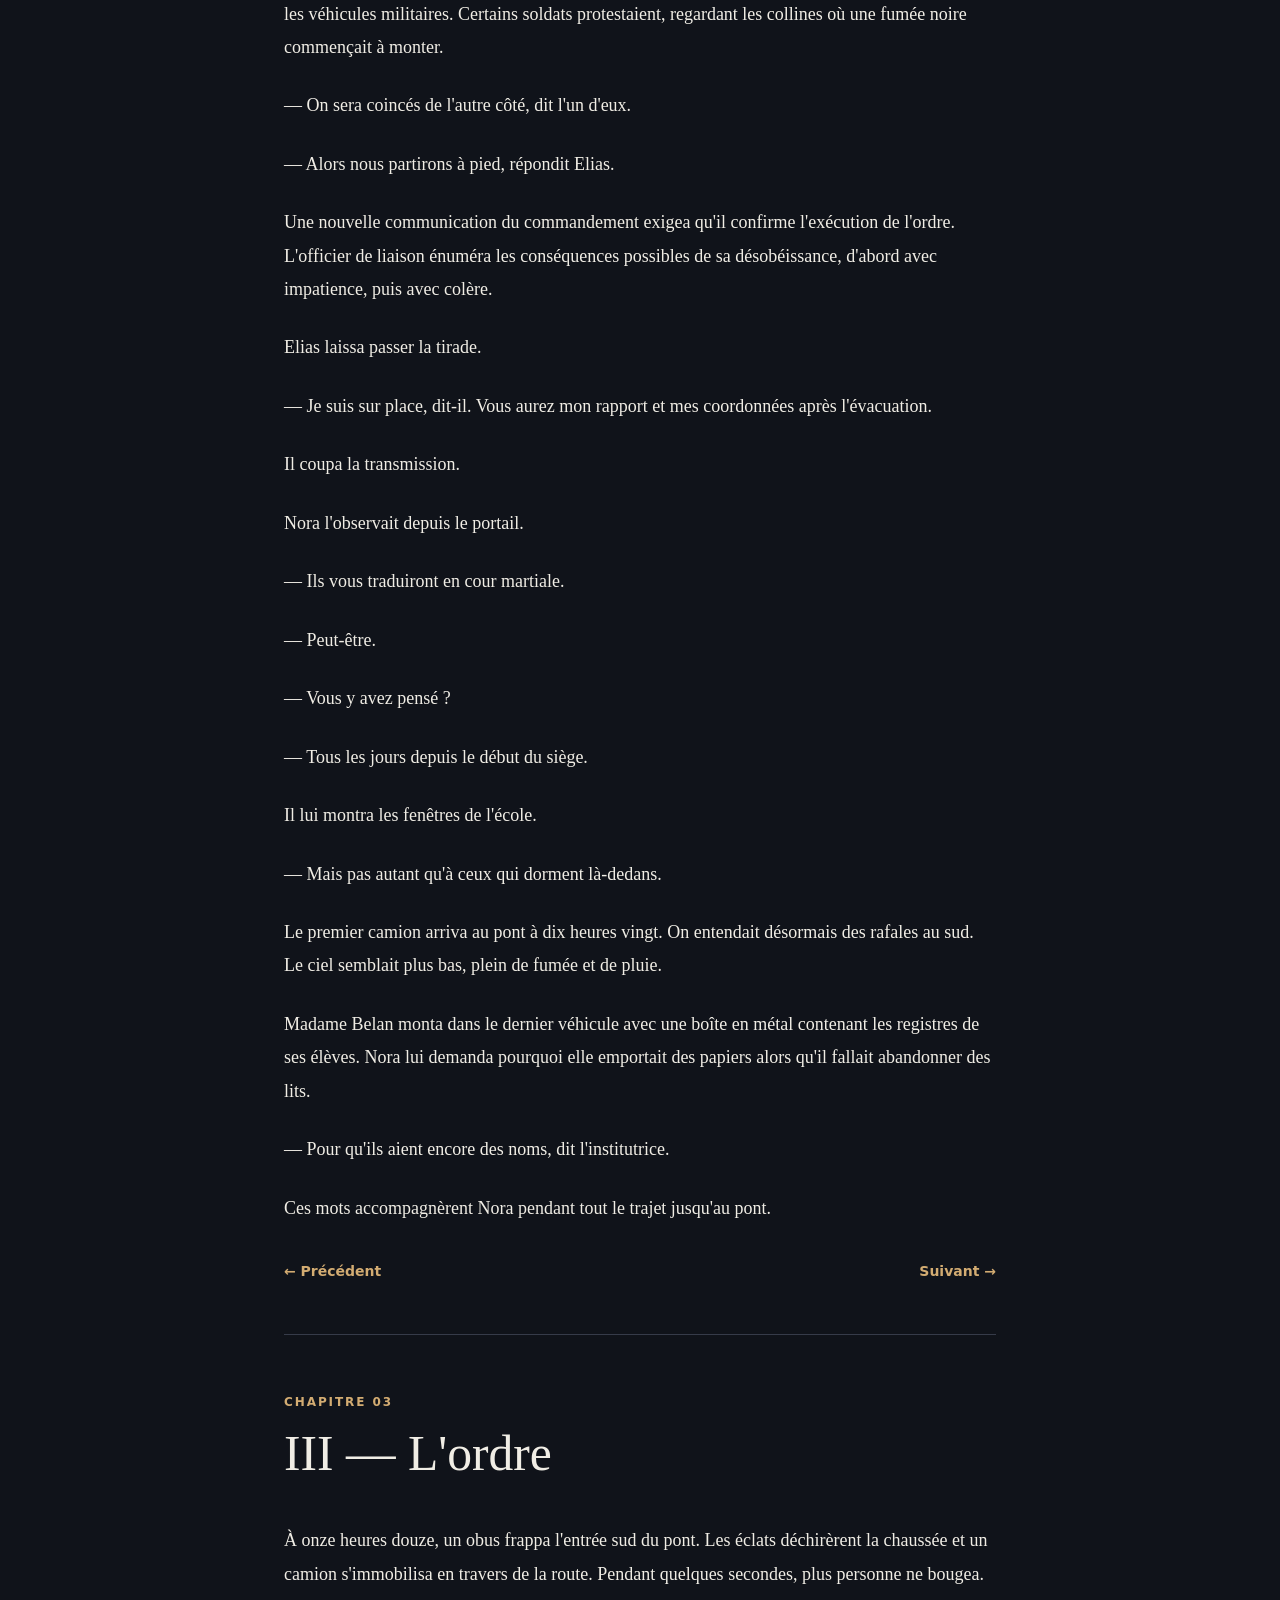
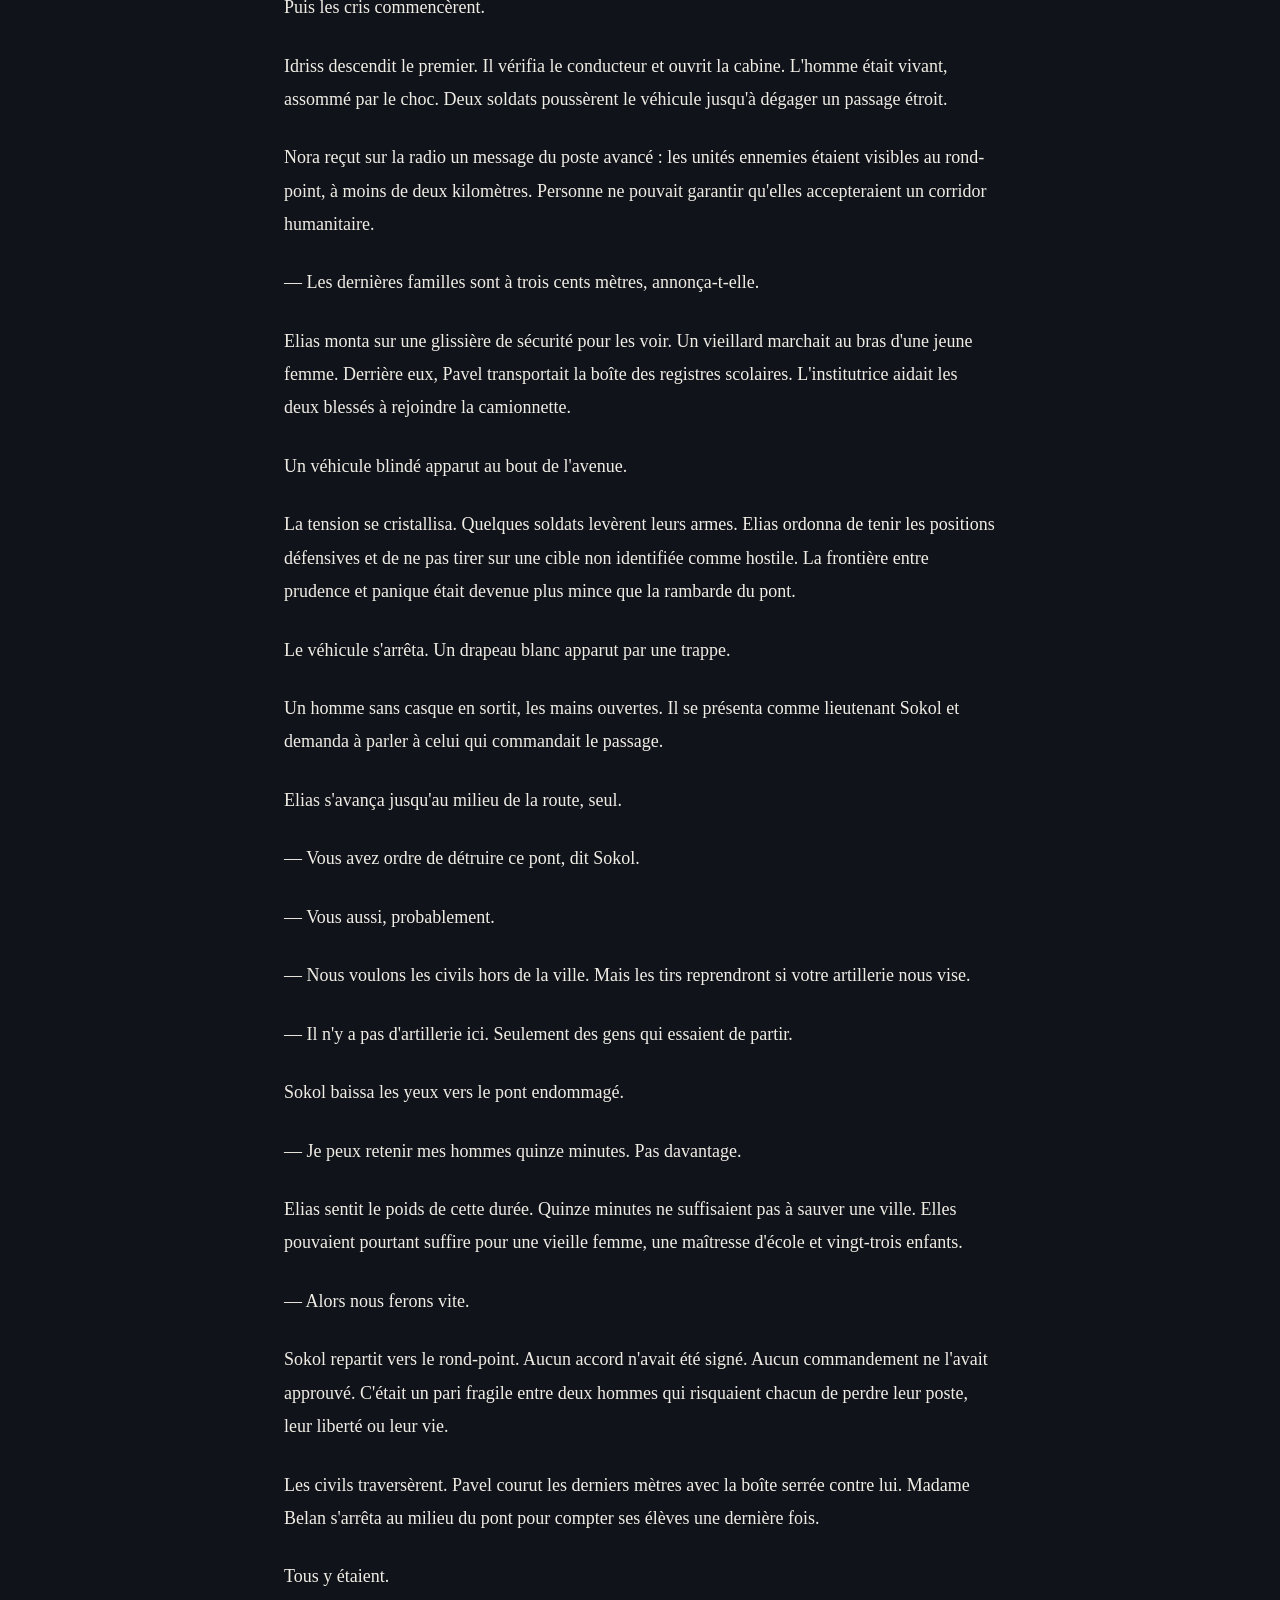
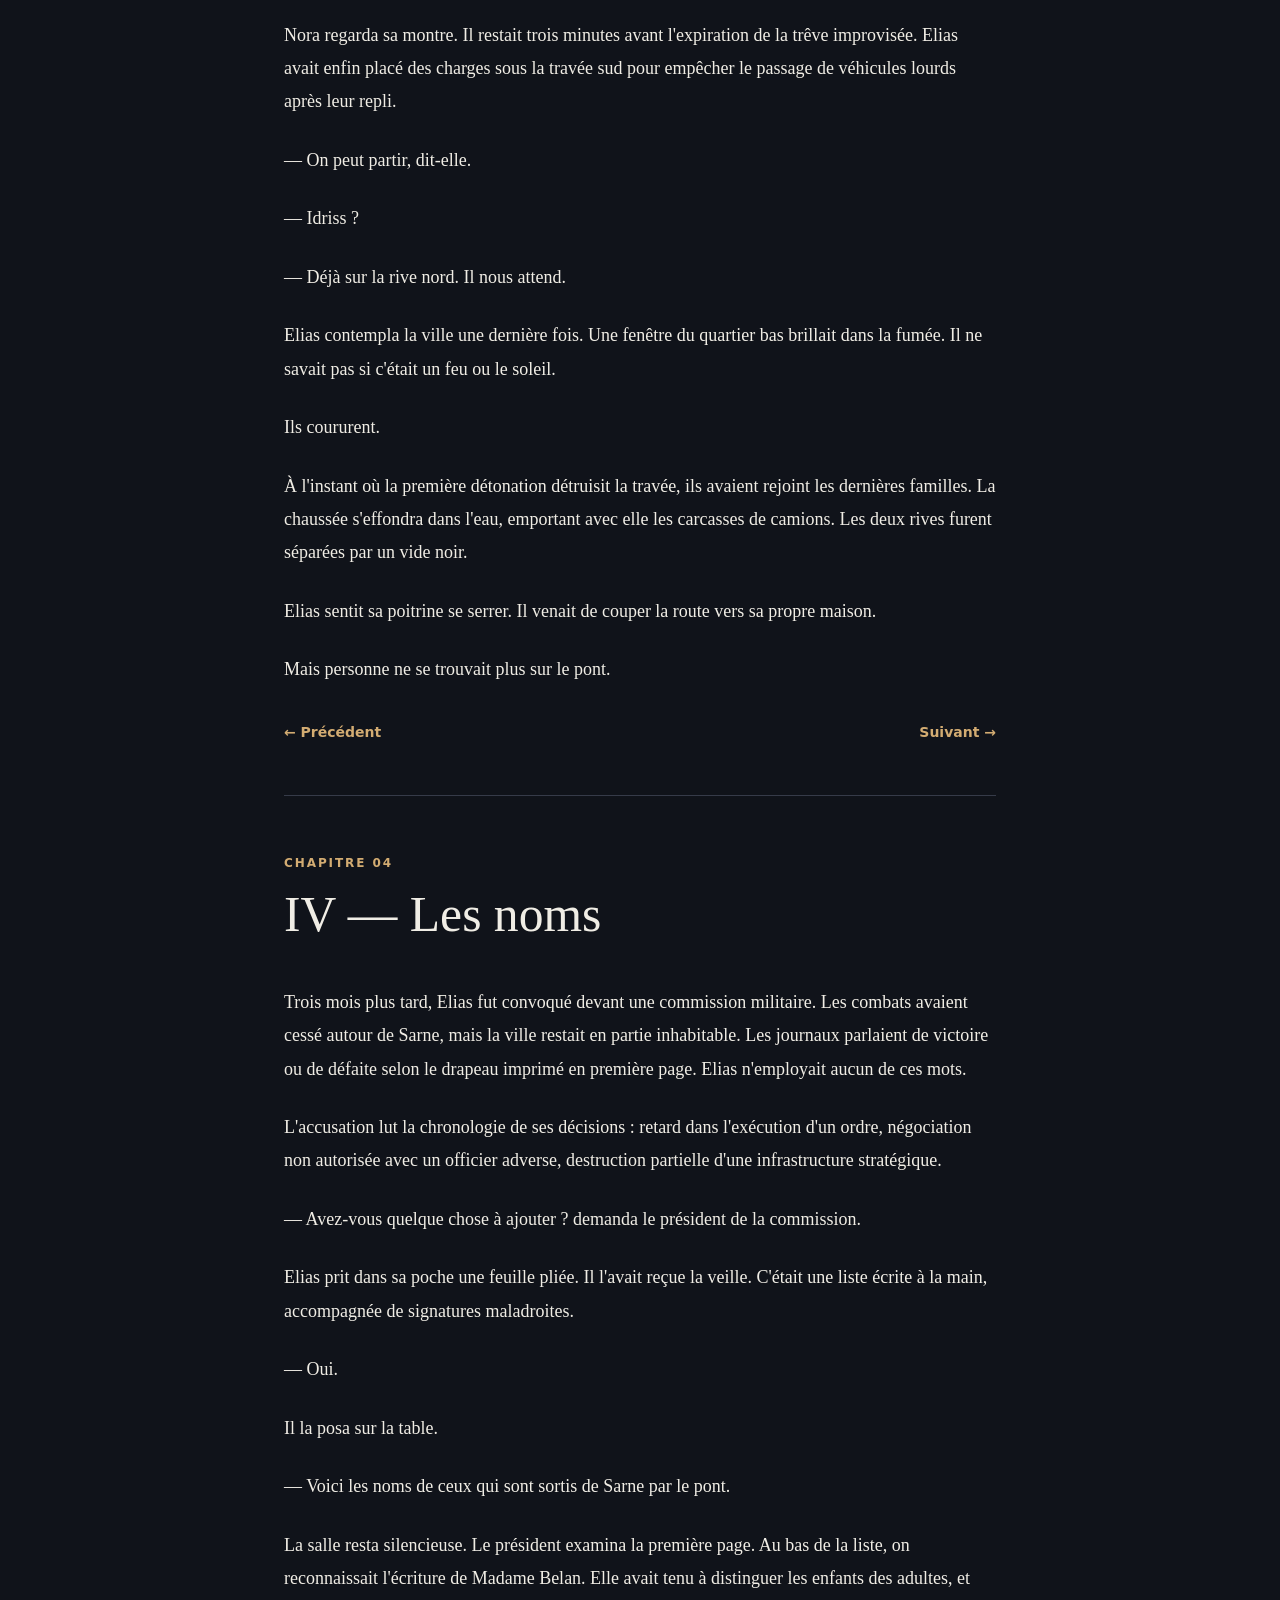
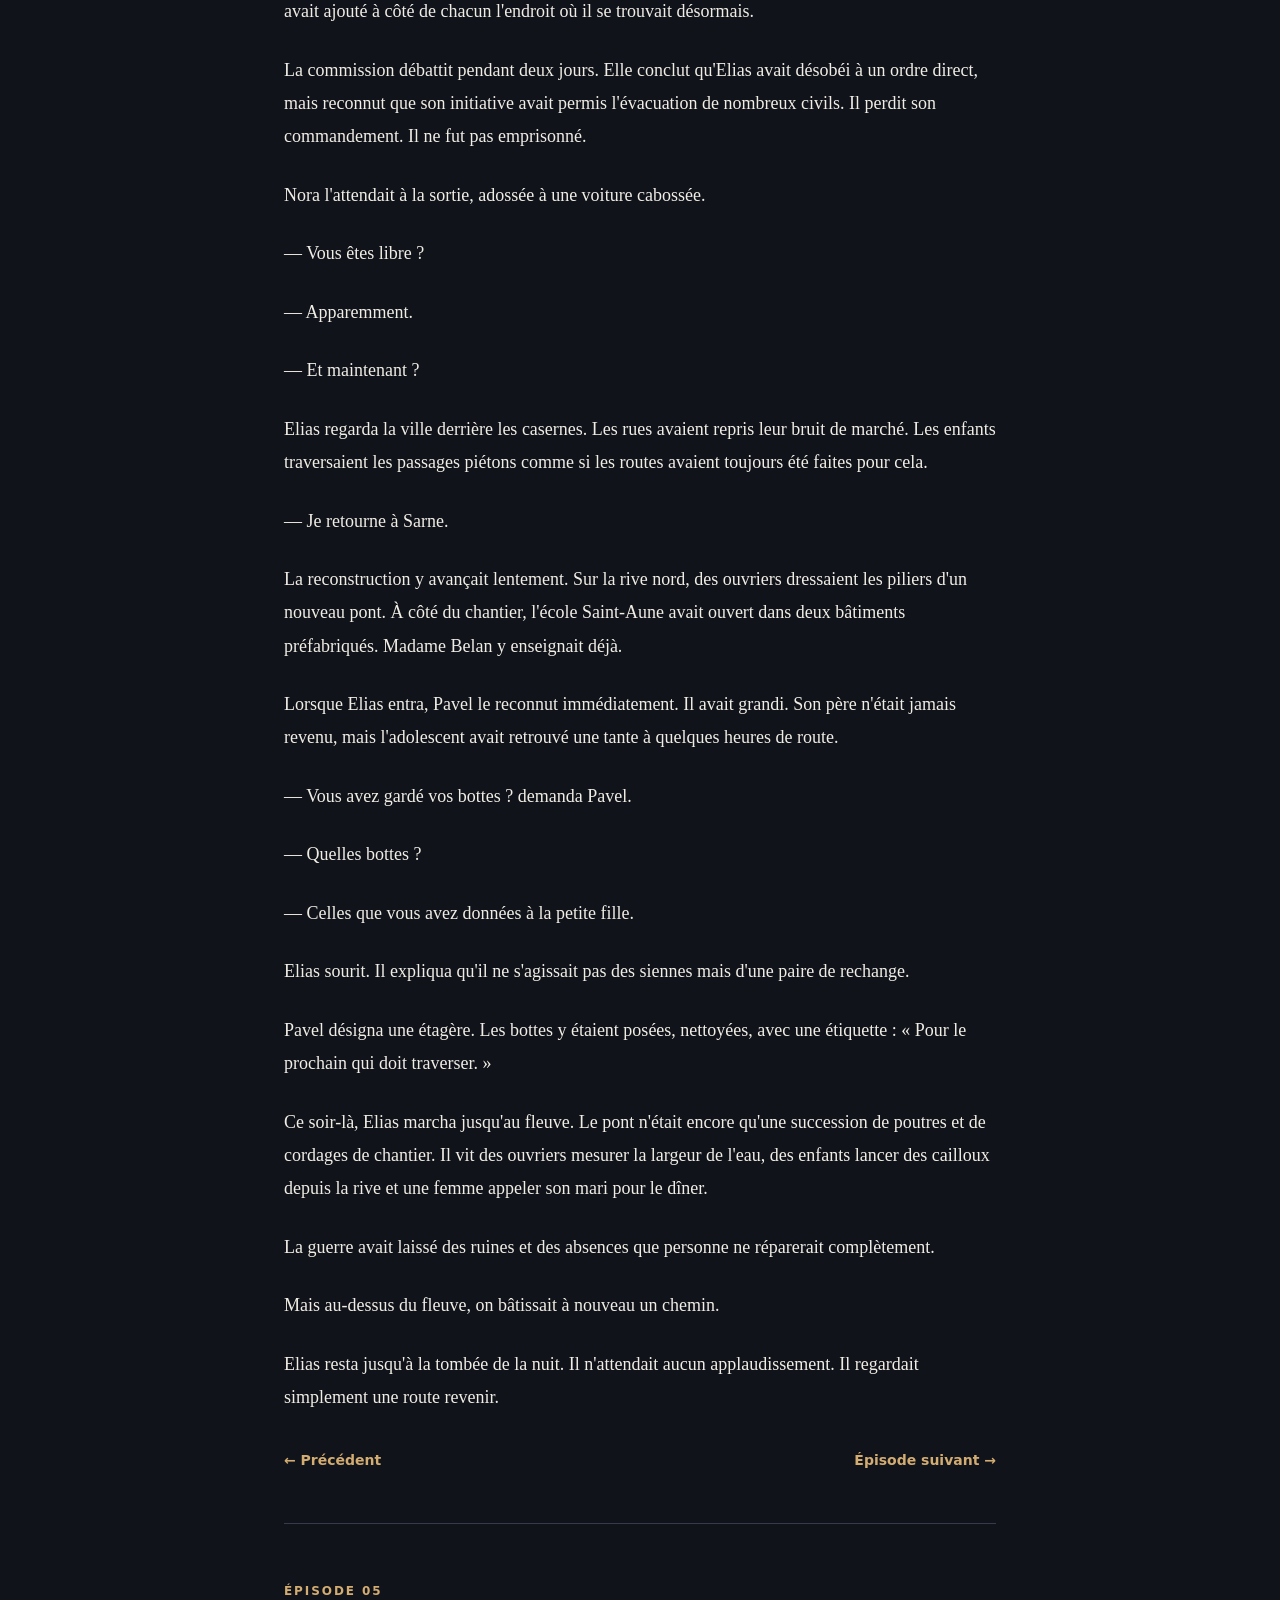
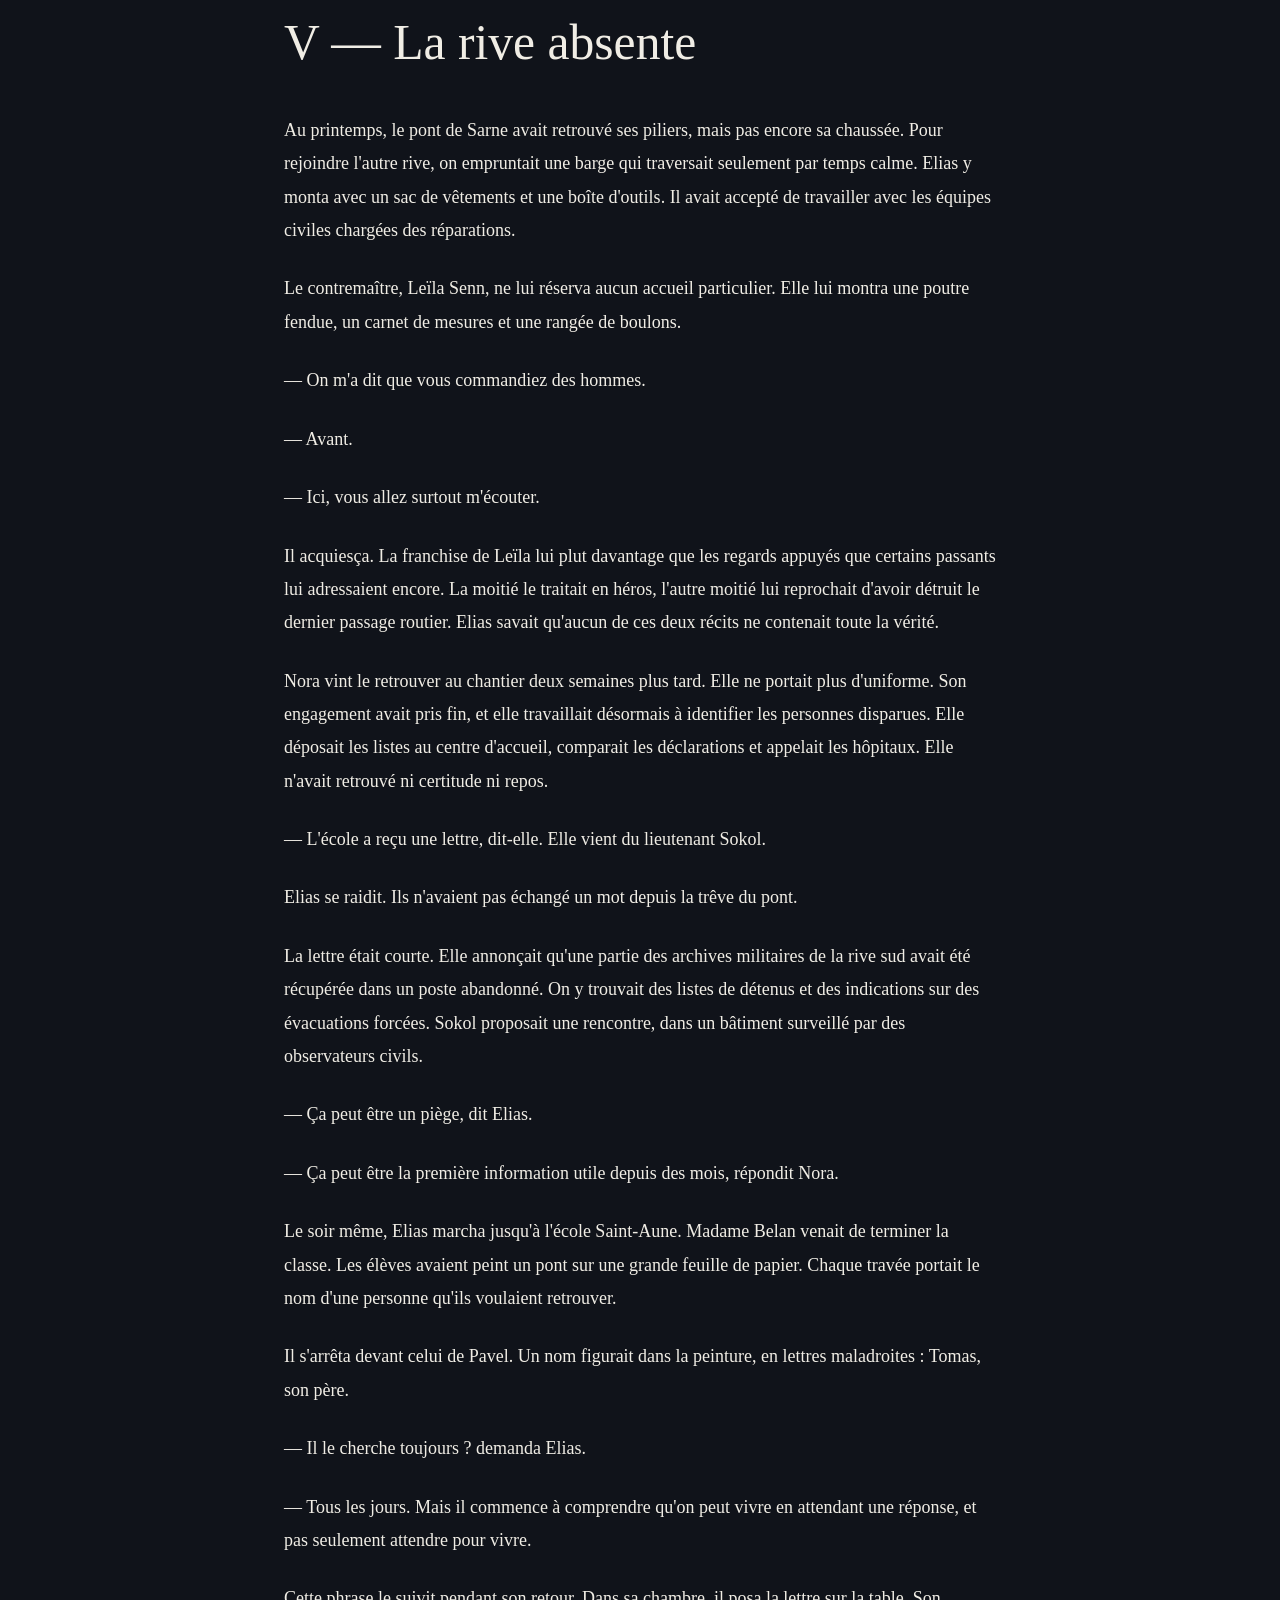
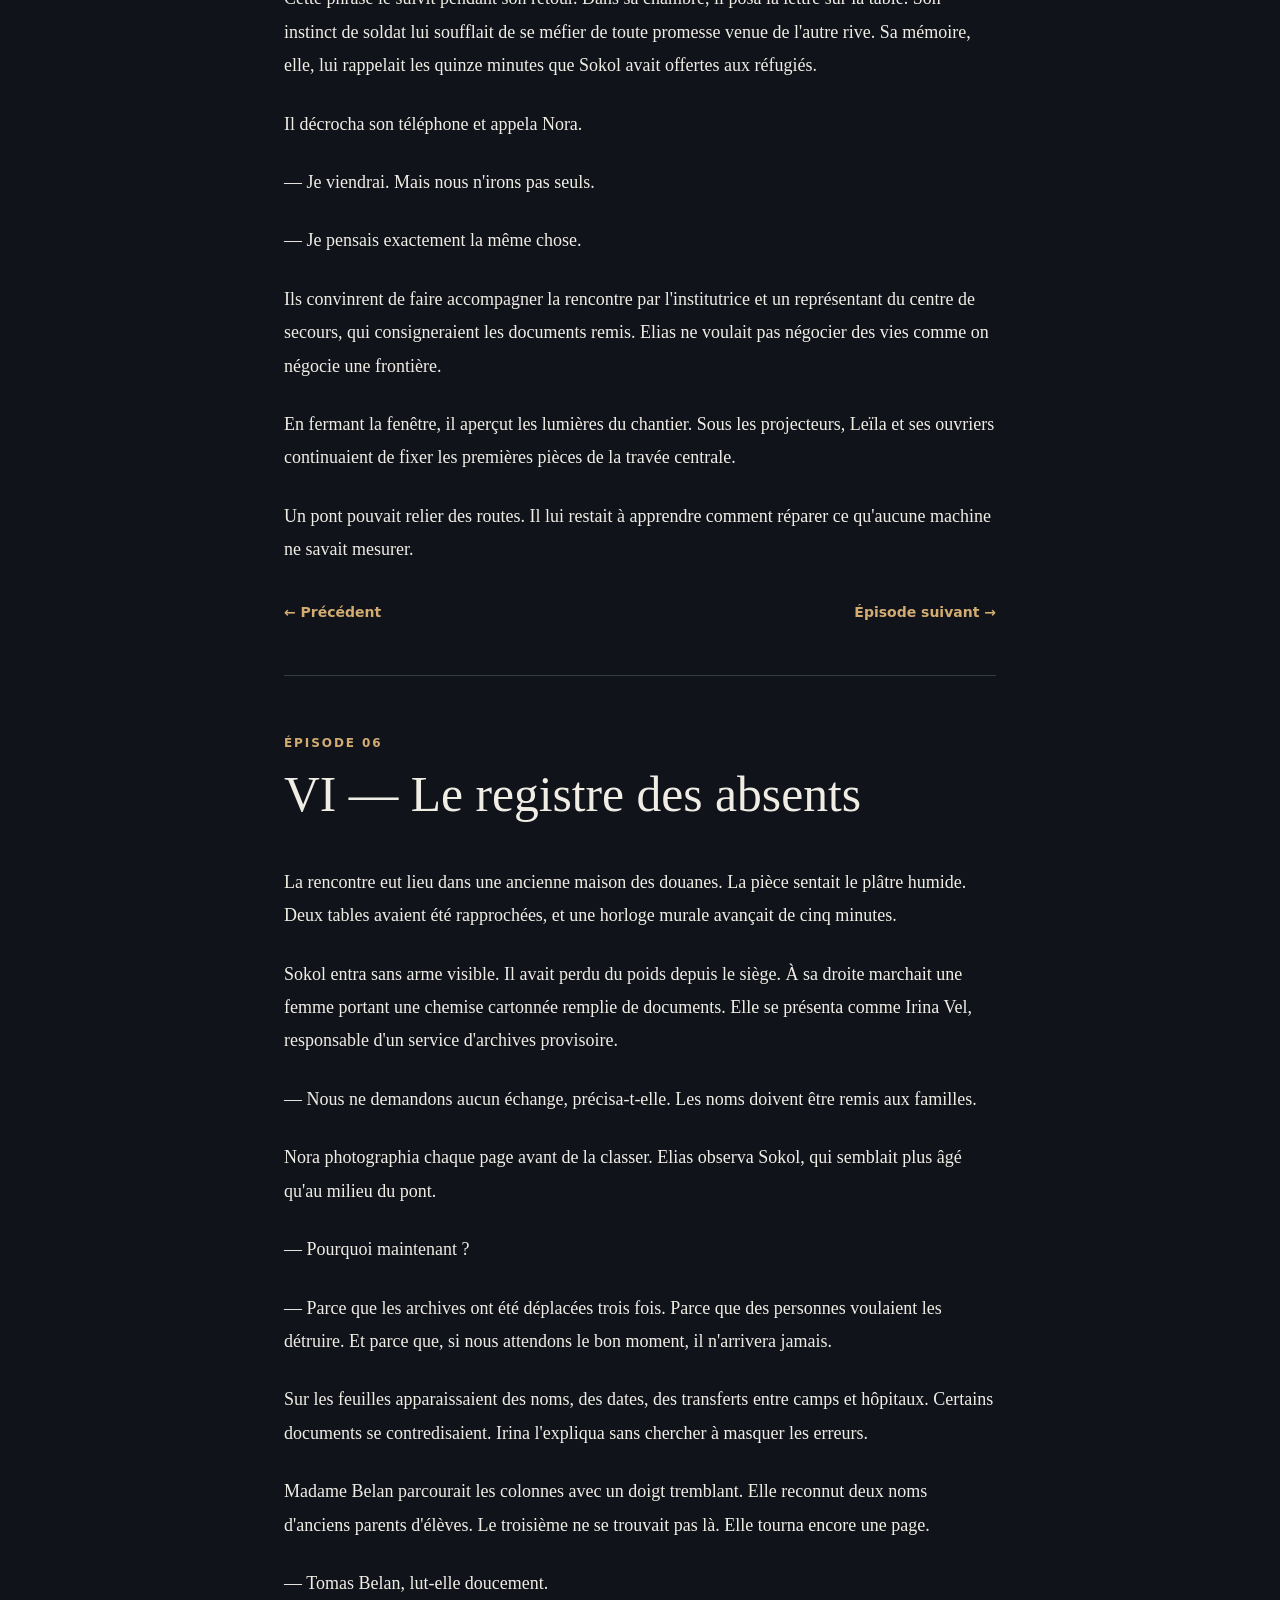
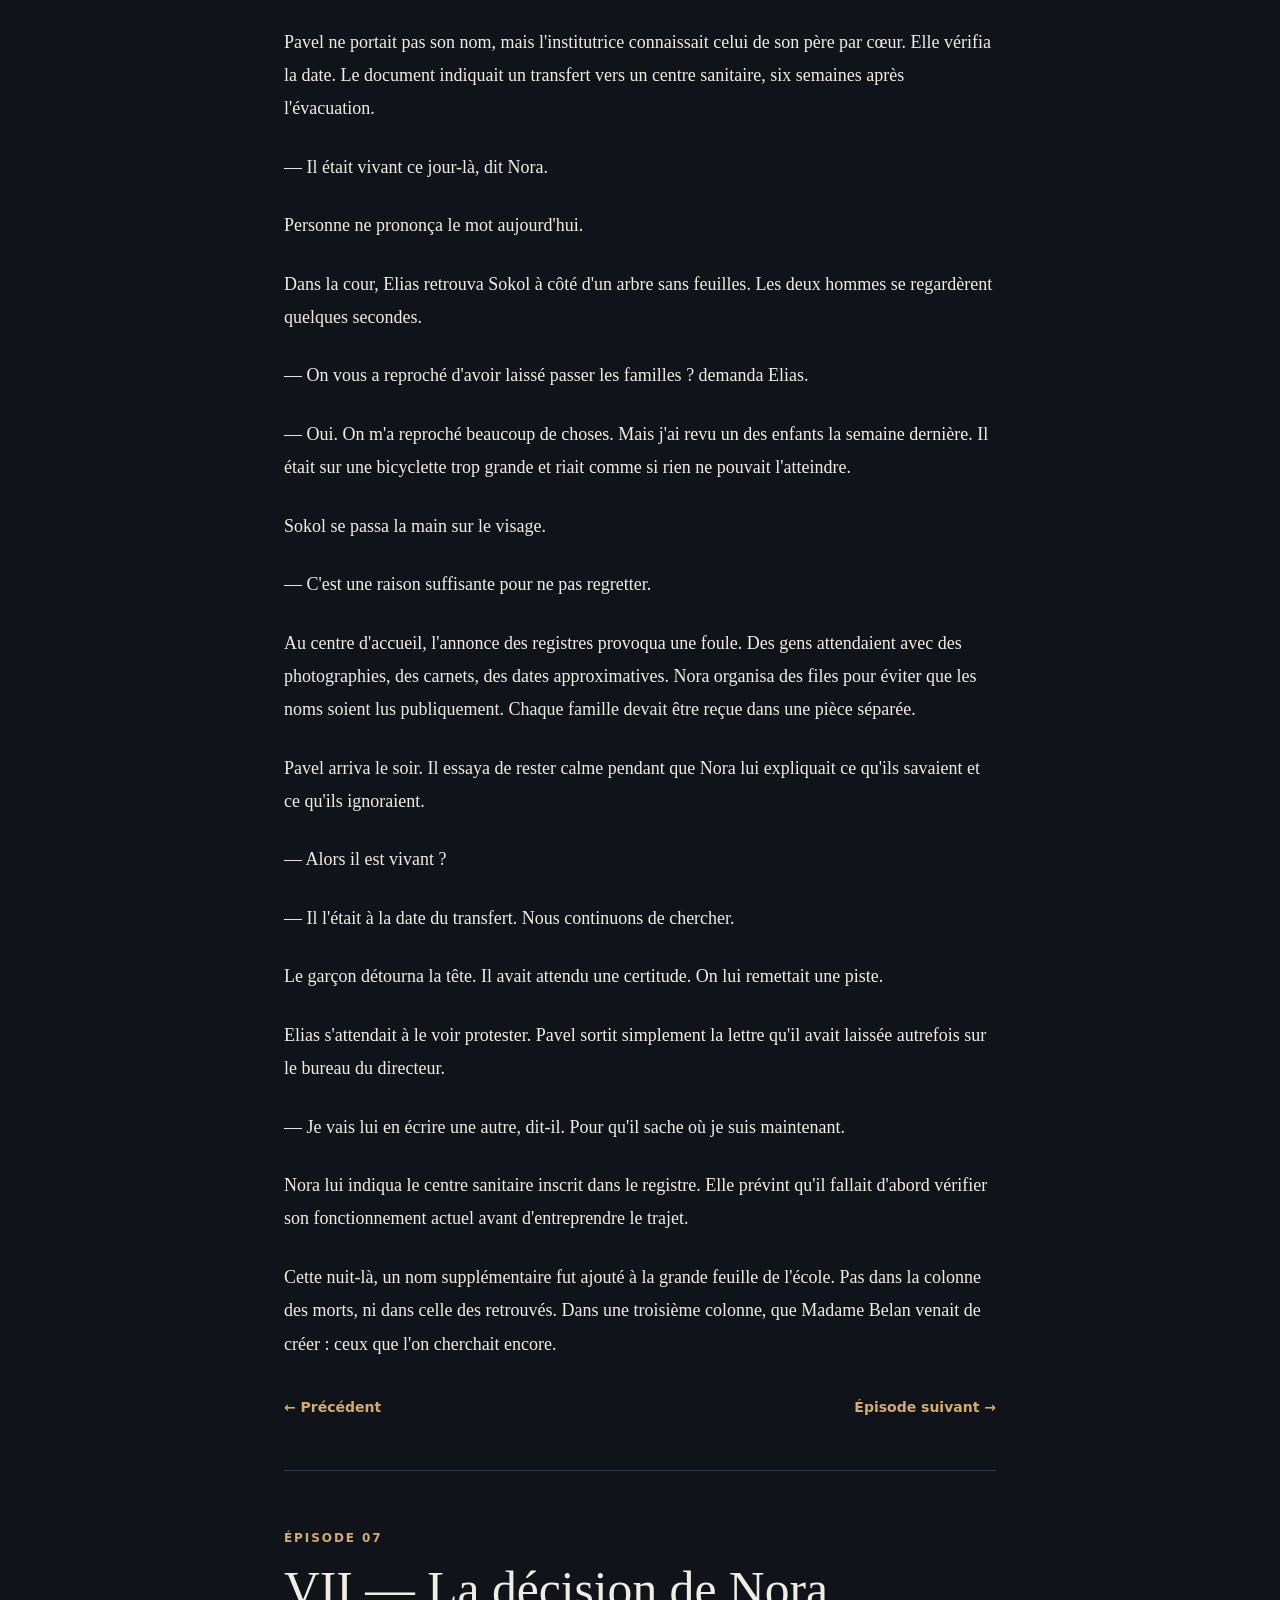
<file: livres/la-derniere-ligne.html>
<!doctype html><html lang="fr"><head><meta charset="UTF-8"><meta name="viewport" content="width=device-width, initial-scale=1"><title>La Dernière Ligne — WarLike Ebook</title><meta name="description" content="Guerre · Drame — Une histoire en huit chapitres"><style>:root{--bg:#10131a;--fg:#f0ede5;--muted:#afb5c1;--line:#363b49;--accent:#d3ac72;--panel:#1b202c}*{box-sizing:border-box}html{scroll-behavior:smooth}body{background:var(--bg);color:var(--fg);margin:0;font:18px/1.85 Georgia,serif}body.light{--bg:#faf7ef;--fg:#252422;--muted:#65615c;--line:#d3c9b9;--panel:#ede6db}a{color:var(--accent);text-decoration:none}header{font:600 14px system-ui,sans-serif;display:flex;justify-content:space-between;align-items:center;gap:12px;padding:18px max(20px,calc((100vw - 820px)/2));border-bottom:1px solid var(--line)}header button{background:var(--panel);color:var(--fg);border:1px solid var(--line);padding:9px 13px;border-radius:8px;cursor:pointer}main{max-width:760px;margin:auto;padding:36px 24px 90px}h1,h2{font-weight:400;line-height:1.2}h1{font-size:clamp(2.9rem,8vw,5rem);margin:24px 0}h2{font-size:clamp(2rem,5vw,3.1rem);margin-top:15px}.kicker{color:var(--accent);letter-spacing:.16em;font:700 12px system-ui,sans-serif;text-transform:uppercase}.lead{font-size:1.15rem;color:var(--muted)}.toc{display:grid;gap:8px;margin:32px 0 50px;padding:23px;border:1px solid var(--line);border-radius:10px;background:var(--panel);font:15px system-ui,sans-serif}.toc a{color:var(--fg);padding:6px}.toc a:hover{color:var(--accent)}.chapter{border-top:1px solid var(--line);padding:60px 0 55px;scroll-margin-top:20px}.chapter p{text-align:left;margin:1.4em 0}.chapter-nav{display:flex;justify-content:space-between;font:600 14px system-ui,sans-serif;margin-top:38px}footer{padding:25px;text-align:center;border-top:1px solid var(--line);color:var(--muted);font:13px system-ui,sans-serif}.progress{height:3px;background:var(--accent);position:fixed;top:0;left:0;width:0;z-index:10}@media(max-width:520px){body{font-size:17px;line-height:1.75}main{padding:24px 20px 65px}.chapter{padding:45px 0}}</style></head><body><div class="progress" id="progress"></div><header><a href="../index.html#bibliotheque">← WARLIKE EBOOK</a><a href="../personnages.html">Personnages</a><a href="../saisons.html?livre=ligne">Saisons & épisodes</a><button id="theme" aria-label="Changer le thème">◐ Thème</button></header><main><div class="kicker">Guerre · Drame · Fiction originale</div><h1>La Dernière Ligne</h1><p class="lead">Une histoire en huit chapitres. Ce récit est une fiction autonome au format court, avec une fin.</p><div class="toc"><strong>Sommaire</strong><a href="#ch1">I — Le pont</a><a href="#ch2">II — L'école</a><a href="#ch3">III — L'ordre</a><a href="#ch4">IV — Les noms</a><a href="#ch5">V — La rive absente</a><a href="#ch6">VI — Le registre des absents</a><a href="#ch7">VII — La décision de Nora</a><a href="#ch8">VIII — La traversée suivante</a></div><section class="chapter" id="ch1"><div class="kicker">CHAPITRE 01</div><h2>I — Le pont</h2><p>À l'aube du quarante-troisième jour, le pont de Sarne tenait encore. Il n'en restait que deux travées, une chaussée crevassée et les carcasses de trois camions, mais on pouvait passer à pied. C'était suffisant pour les familles qui fuyaient la ville, et c'était pour cette raison que le capitaine Elias Mavoko avait refusé l'ordre de destruction.</p><p>— La colonne ennemie arrivera avant midi, dit la sergente Nora Venn.</p><p>Elle tenait la radio sous son manteau pour la protéger de la pluie. À vingt-six ans, elle avait appris à économiser ses paroles. Depuis le début du siège, les détails superflus étaient devenus une forme de gaspillage.</p><p>— Combien de civils au nord ?</p><p>— Deux cents, peut-être trois. L'école en a accueilli d'autres cette nuit.</p><p>Elias regarda la route qui descendait vers le fleuve. Un homme poussait une bicyclette chargée de couvertures. Une vieille femme marchait pieds nus dans l'eau froide. Au milieu d'eux avançait une fille au manteau jaune, accrochée à la main d'un garçon plus petit.</p><p>La radio grésilla. Le commandement ordonnait une nouvelle fois de faire sauter le pont avant dix heures.</p><p>— Répondez que l'évacuation est en cours, dit Elias.</p><p>— C'est déjà ce que j'ai dit hier.</p><p>— Alors ils reconnaîtront notre voix.</p><p>Nora eut un sourire bref, qui disparut lorsqu'une détonation secoua les immeubles de la rive est. Un pan de façade s'effondra dans un nuage de poussière. Les gens accélérèrent, non parce qu'ils avaient trouvé des forces, mais parce que la peur sait emprunter celles du lendemain.</p><p>Elias avait connu ce fleuve avant la guerre. Il y venait pêcher avec son père, qui répétait que l'eau ne choisissait pas de camp. Aujourd'hui, les deux rives avaient des uniformes différents et le fleuve transportait les mêmes débris.</p><p>Il demanda à son mécanicien, Idriss, de déplacer le camion abandonné qui bouchait l'accès. Idriss fit tourner le moteur trois fois avant qu'il ne démarre. Quand l'engin roula sur le côté, les réfugiés applaudirent faiblement, comme si l'on venait d'ouvrir une porte au milieu d'un incendie.</p><p>À neuf heures, un jeune soldat apporta une carte marquée de flèches rouges. Il voulait savoir où placer les explosifs. Elias replia la carte et la posa sous une pierre.</p><p>— Nous n'en sommes pas là.</p><p>Le garçon fronça les sourcils.</p><p>— Mais les ordres...</p><p>— Les ordres ne traverseront pas avec ces familles.</p><p>Ce n'était pas une déclaration héroïque. Elias avait simplement vu une femme trop âgée pour courir s'arrêter au milieu du pont afin de reprendre son souffle. Il savait qu'un mot lancé depuis un bureau pouvait la tuer aussi sûrement qu'un obus.</p><p>À neuf heures quarante, la petite fille au manteau jaune arriva devant lui. Son frère avait perdu une chaussure.</p><p>— On nous a dit que vous fermiez le pont.</p><p>— Pas encore.</p><p>— Vous nous laisserez passer ?</p><p>Il regarda les pieds ensanglantés du garçon puis prit la paire de bottes de rechange accrochée à son sac. Elles étaient beaucoup trop grandes. Il les serra avec deux bandes de tissu.</p><p>— Courez jusqu'à la maison au toit bleu. Ensuite, marchez. Vous aurez besoin de vos jambes demain.</p><p>La fillette hocha la tête. Elle ne le remercia pas. Il n'en attendait rien. À cette heure, chacun gardait ses derniers mots pour ceux qu'il aimait.</p><p>Quand ils disparurent sur la rive nord, Nora annonça qu'il restait encore soixante-sept personnes à évacuer.</p><p>Le pont trembla sous une nouvelle explosion.</p><p>— Nous allons manquer de temps, dit-elle.</p><p>Elias ne répondit pas. Il regardait déjà le quartier de l'école.</p><nav class="chapter-nav"><span></span><a href="#ch2">Suivant →</a></nav></section><section class="chapter" id="ch2"><div class="kicker">CHAPITRE 02</div><h2>II — L'école</h2><p>L'école Saint-Aune avait été transformée en refuge. Les pupitres servaient de lits, les cahiers de cales pour empêcher les portes de battre, et les dessins d'enfants recouvraient toujours les murs. Un soleil maladroit souriait au-dessus d'un tableau noir où quelqu'un avait écrit : « Revenez demain. »</p><p>Lorsque Nora entra dans le gymnase, personne ne demanda d'abord si les combats approchaient. Ils demandèrent s'il y avait de l'eau.</p><p>Une institutrice, Madame Belan, lui montra les réserves : trois bidons, une caisse de médicaments et deux boîtes de biscuits. Il y avait quatre-vingt-neuf personnes, dont vingt-trois enfants.</p><p>— Le convoi doit partir maintenant, dit Nora.</p><p>— Nous avons deux malades qui ne peuvent pas marcher.</p><p>Nora fit venir Idriss avec une camionnette. Le véhicule n'avait plus de porte arrière et une roue perdait de l'air, mais il roulait encore. Ils installèrent les blessés sur des matelas et demandèrent aux adultes capables de marcher de former une file à l'extérieur.</p><p>Un adolescent restait assis près de la fenêtre, les poings serrés. Il s'appelait Pavel, et son père se trouvait dans un quartier dont on n'avait plus de nouvelles.</p><p>— Je reste.</p><p>— Pourquoi ?</p><p>— Il va revenir ici.</p><p>Nora aurait voulu pouvoir lui promettre qu'il reviendrait. À la place, elle lui tendit une enveloppe.</p><p>— Écris où tu vas. Nous la laisserons sur le bureau du directeur. S'il revient, il saura comment te chercher.</p><p>Pavel écrivit lentement, en appuyant si fort qu'il déchira presque le papier. Puis il se leva.</p><p>Dans la cour, Elias organisait la sortie par groupes. Il avait décidé de faire passer les civils avant les véhicules militaires. Certains soldats protestaient, regardant les collines où une fumée noire commençait à monter.</p><p>— On sera coincés de l'autre côté, dit l'un d'eux.</p><p>— Alors nous partirons à pied, répondit Elias.</p><p>Une nouvelle communication du commandement exigea qu'il confirme l'exécution de l'ordre. L'officier de liaison énuméra les conséquences possibles de sa désobéissance, d'abord avec impatience, puis avec colère.</p><p>Elias laissa passer la tirade.</p><p>— Je suis sur place, dit-il. Vous aurez mon rapport et mes coordonnées après l'évacuation.</p><p>Il coupa la transmission.</p><p>Nora l'observait depuis le portail.</p><p>— Ils vous traduiront en cour martiale.</p><p>— Peut-être.</p><p>— Vous y avez pensé ?</p><p>— Tous les jours depuis le début du siège.</p><p>Il lui montra les fenêtres de l'école.</p><p>— Mais pas autant qu'à ceux qui dorment là-dedans.</p><p>Le premier camion arriva au pont à dix heures vingt. On entendait désormais des rafales au sud. Le ciel semblait plus bas, plein de fumée et de pluie.</p><p>Madame Belan monta dans le dernier véhicule avec une boîte en métal contenant les registres de ses élèves. Nora lui demanda pourquoi elle emportait des papiers alors qu'il fallait abandonner des lits.</p><p>— Pour qu'ils aient encore des noms, dit l'institutrice.</p><p>Ces mots accompagnèrent Nora pendant tout le trajet jusqu'au pont.</p><nav class="chapter-nav"><a href="#ch1">← Précédent</a><a href="#ch3">Suivant →</a></nav></section><section class="chapter" id="ch3"><div class="kicker">CHAPITRE 03</div><h2>III — L'ordre</h2><p>À onze heures douze, un obus frappa l'entrée sud du pont. Les éclats déchirèrent la chaussée et un camion s'immobilisa en travers de la route. Pendant quelques secondes, plus personne ne bougea. Puis les cris commencèrent.</p><p>Idriss descendit le premier. Il vérifia le conducteur et ouvrit la cabine. L'homme était vivant, assommé par le choc. Deux soldats poussèrent le véhicule jusqu'à dégager un passage étroit.</p><p>Nora reçut sur la radio un message du poste avancé : les unités ennemies étaient visibles au rond-point, à moins de deux kilomètres. Personne ne pouvait garantir qu'elles accepteraient un corridor humanitaire.</p><p>— Les dernières familles sont à trois cents mètres, annonça-t-elle.</p><p>Elias monta sur une glissière de sécurité pour les voir. Un vieillard marchait au bras d'une jeune femme. Derrière eux, Pavel transportait la boîte des registres scolaires. L'institutrice aidait les deux blessés à rejoindre la camionnette.</p><p>Un véhicule blindé apparut au bout de l'avenue.</p><p>La tension se cristallisa. Quelques soldats levèrent leurs armes. Elias ordonna de tenir les positions défensives et de ne pas tirer sur une cible non identifiée comme hostile. La frontière entre prudence et panique était devenue plus mince que la rambarde du pont.</p><p>Le véhicule s'arrêta. Un drapeau blanc apparut par une trappe.</p><p>Un homme sans casque en sortit, les mains ouvertes. Il se présenta comme lieutenant Sokol et demanda à parler à celui qui commandait le passage.</p><p>Elias s'avança jusqu'au milieu de la route, seul.</p><p>— Vous avez ordre de détruire ce pont, dit Sokol.</p><p>— Vous aussi, probablement.</p><p>— Nous voulons les civils hors de la ville. Mais les tirs reprendront si votre artillerie nous vise.</p><p>— Il n'y a pas d'artillerie ici. Seulement des gens qui essaient de partir.</p><p>Sokol baissa les yeux vers le pont endommagé.</p><p>— Je peux retenir mes hommes quinze minutes. Pas davantage.</p><p>Elias sentit le poids de cette durée. Quinze minutes ne suffisaient pas à sauver une ville. Elles pouvaient pourtant suffire pour une vieille femme, une maîtresse d'école et vingt-trois enfants.</p><p>— Alors nous ferons vite.</p><p>Sokol repartit vers le rond-point. Aucun accord n'avait été signé. Aucun commandement ne l'avait approuvé. C'était un pari fragile entre deux hommes qui risquaient chacun de perdre leur poste, leur liberté ou leur vie.</p><p>Les civils traversèrent. Pavel courut les derniers mètres avec la boîte serrée contre lui. Madame Belan s'arrêta au milieu du pont pour compter ses élèves une dernière fois.</p><p>Tous y étaient.</p><p>Nora regarda sa montre. Il restait trois minutes avant l'expiration de la trêve improvisée. Elias avait enfin placé des charges sous la travée sud pour empêcher le passage de véhicules lourds après leur repli.</p><p>— On peut partir, dit-elle.</p><p>— Idriss ?</p><p>— Déjà sur la rive nord. Il nous attend.</p><p>Elias contempla la ville une dernière fois. Une fenêtre du quartier bas brillait dans la fumée. Il ne savait pas si c'était un feu ou le soleil.</p><p>Ils coururent.</p><p>À l'instant où la première détonation détruisit la travée, ils avaient rejoint les dernières familles. La chaussée s'effondra dans l'eau, emportant avec elle les carcasses de camions. Les deux rives furent séparées par un vide noir.</p><p>Elias sentit sa poitrine se serrer. Il venait de couper la route vers sa propre maison.</p><p>Mais personne ne se trouvait plus sur le pont.</p><nav class="chapter-nav"><a href="#ch2">← Précédent</a><a href="#ch4">Suivant →</a></nav></section><section class="chapter" id="ch4"><div class="kicker">CHAPITRE 04</div><h2>IV — Les noms</h2><p>Trois mois plus tard, Elias fut convoqué devant une commission militaire. Les combats avaient cessé autour de Sarne, mais la ville restait en partie inhabitable. Les journaux parlaient de victoire ou de défaite selon le drapeau imprimé en première page. Elias n'employait aucun de ces mots.</p><p>L'accusation lut la chronologie de ses décisions : retard dans l'exécution d'un ordre, négociation non autorisée avec un officier adverse, destruction partielle d'une infrastructure stratégique.</p><p>— Avez-vous quelque chose à ajouter ? demanda le président de la commission.</p><p>Elias prit dans sa poche une feuille pliée. Il l'avait reçue la veille. C'était une liste écrite à la main, accompagnée de signatures maladroites.</p><p>— Oui.</p><p>Il la posa sur la table.</p><p>— Voici les noms de ceux qui sont sortis de Sarne par le pont.</p><p>La salle resta silencieuse. Le président examina la première page. Au bas de la liste, on reconnaissait l'écriture de Madame Belan. Elle avait tenu à distinguer les enfants des adultes, et avait ajouté à côté de chacun l'endroit où il se trouvait désormais.</p><p>La commission débattit pendant deux jours. Elle conclut qu'Elias avait désobéi à un ordre direct, mais reconnut que son initiative avait permis l'évacuation de nombreux civils. Il perdit son commandement. Il ne fut pas emprisonné.</p><p>Nora l'attendait à la sortie, adossée à une voiture cabossée.</p><p>— Vous êtes libre ?</p><p>— Apparemment.</p><p>— Et maintenant ?</p><p>Elias regarda la ville derrière les casernes. Les rues avaient repris leur bruit de marché. Les enfants traversaient les passages piétons comme si les routes avaient toujours été faites pour cela.</p><p>— Je retourne à Sarne.</p><p>La reconstruction y avançait lentement. Sur la rive nord, des ouvriers dressaient les piliers d'un nouveau pont. À côté du chantier, l'école Saint-Aune avait ouvert dans deux bâtiments préfabriqués. Madame Belan y enseignait déjà.</p><p>Lorsque Elias entra, Pavel le reconnut immédiatement. Il avait grandi. Son père n'était jamais revenu, mais l'adolescent avait retrouvé une tante à quelques heures de route.</p><p>— Vous avez gardé vos bottes ? demanda Pavel.</p><p>— Quelles bottes ?</p><p>— Celles que vous avez données à la petite fille.</p><p>Elias sourit. Il expliqua qu'il ne s'agissait pas des siennes mais d'une paire de rechange.</p><p>Pavel désigna une étagère. Les bottes y étaient posées, nettoyées, avec une étiquette : « Pour le prochain qui doit traverser. »</p><p>Ce soir-là, Elias marcha jusqu'au fleuve. Le pont n'était encore qu'une succession de poutres et de cordages de chantier. Il vit des ouvriers mesurer la largeur de l'eau, des enfants lancer des cailloux depuis la rive et une femme appeler son mari pour le dîner.</p><p>La guerre avait laissé des ruines et des absences que personne ne réparerait complètement.</p><p>Mais au-dessus du fleuve, on bâtissait à nouveau un chemin.</p><p>Elias resta jusqu'à la tombée de la nuit. Il n'attendait aucun applaudissement. Il regardait simplement une route revenir.</p><nav class="chapter-nav"><a href="#ch3">← Précédent</a><a href="#ch5">Épisode suivant →</a></nav></section><section class="chapter" id="ch5"><div class="kicker">ÉPISODE 05</div><h2>V — La rive absente</h2><p>Au printemps, le pont de Sarne avait retrouvé ses piliers, mais pas encore sa chaussée. Pour rejoindre l'autre rive, on empruntait une barge qui traversait seulement par temps calme. Elias y monta avec un sac de vêtements et une boîte d'outils. Il avait accepté de travailler avec les équipes civiles chargées des réparations.</p><p>Le contremaître, Leïla Senn, ne lui réserva aucun accueil particulier. Elle lui montra une poutre fendue, un carnet de mesures et une rangée de boulons.</p><p>— On m'a dit que vous commandiez des hommes.</p><p>— Avant.</p><p>— Ici, vous allez surtout m'écouter.</p><p>Il acquiesça. La franchise de Leïla lui plut davantage que les regards appuyés que certains passants lui adressaient encore. La moitié le traitait en héros, l'autre moitié lui reprochait d'avoir détruit le dernier passage routier. Elias savait qu'aucun de ces deux récits ne contenait toute la vérité.</p><p>Nora vint le retrouver au chantier deux semaines plus tard. Elle ne portait plus d'uniforme. Son engagement avait pris fin, et elle travaillait désormais à identifier les personnes disparues. Elle déposait les listes au centre d'accueil, comparait les déclarations et appelait les hôpitaux. Elle n'avait retrouvé ni certitude ni repos.</p><p>— L'école a reçu une lettre, dit-elle. Elle vient du lieutenant Sokol.</p><p>Elias se raidit. Ils n'avaient pas échangé un mot depuis la trêve du pont.</p><p>La lettre était courte. Elle annonçait qu'une partie des archives militaires de la rive sud avait été récupérée dans un poste abandonné. On y trouvait des listes de détenus et des indications sur des évacuations forcées. Sokol proposait une rencontre, dans un bâtiment surveillé par des observateurs civils.</p><p>— Ça peut être un piège, dit Elias.</p><p>— Ça peut être la première information utile depuis des mois, répondit Nora.</p><p>Le soir même, Elias marcha jusqu'à l'école Saint-Aune. Madame Belan venait de terminer la classe. Les élèves avaient peint un pont sur une grande feuille de papier. Chaque travée portait le nom d'une personne qu'ils voulaient retrouver.</p><p>Il s'arrêta devant celui de Pavel. Un nom figurait dans la peinture, en lettres maladroites : Tomas, son père.</p><p>— Il le cherche toujours ? demanda Elias.</p><p>— Tous les jours. Mais il commence à comprendre qu'on peut vivre en attendant une réponse, et pas seulement attendre pour vivre.</p><p>Cette phrase le suivit pendant son retour. Dans sa chambre, il posa la lettre sur la table. Son instinct de soldat lui soufflait de se méfier de toute promesse venue de l'autre rive. Sa mémoire, elle, lui rappelait les quinze minutes que Sokol avait offertes aux réfugiés.</p><p>Il décrocha son téléphone et appela Nora.</p><p>— Je viendrai. Mais nous n'irons pas seuls.</p><p>— Je pensais exactement la même chose.</p><p>Ils convinrent de faire accompagner la rencontre par l'institutrice et un représentant du centre de secours, qui consigneraient les documents remis. Elias ne voulait pas négocier des vies comme on négocie une frontière.</p><p>En fermant la fenêtre, il aperçut les lumières du chantier. Sous les projecteurs, Leïla et ses ouvriers continuaient de fixer les premières pièces de la travée centrale.</p><p>Un pont pouvait relier des routes. Il lui restait à apprendre comment réparer ce qu'aucune machine ne savait mesurer.</p><nav class="chapter-nav"><a href="#ch4">← Précédent</a><a href="#ch6">Épisode suivant →</a></nav></section><section class="chapter" id="ch6"><div class="kicker">ÉPISODE 06</div><h2>VI — Le registre des absents</h2><p>La rencontre eut lieu dans une ancienne maison des douanes. La pièce sentait le plâtre humide. Deux tables avaient été rapprochées, et une horloge murale avançait de cinq minutes.</p><p>Sokol entra sans arme visible. Il avait perdu du poids depuis le siège. À sa droite marchait une femme portant une chemise cartonnée remplie de documents. Elle se présenta comme Irina Vel, responsable d'un service d'archives provisoire.</p><p>— Nous ne demandons aucun échange, précisa-t-elle. Les noms doivent être remis aux familles.</p><p>Nora photographia chaque page avant de la classer. Elias observa Sokol, qui semblait plus âgé qu'au milieu du pont.</p><p>— Pourquoi maintenant ?</p><p>— Parce que les archives ont été déplacées trois fois. Parce que des personnes voulaient les détruire. Et parce que, si nous attendons le bon moment, il n'arrivera jamais.</p><p>Sur les feuilles apparaissaient des noms, des dates, des transferts entre camps et hôpitaux. Certains documents se contredisaient. Irina l'expliqua sans chercher à masquer les erreurs.</p><p>Madame Belan parcourait les colonnes avec un doigt tremblant. Elle reconnut deux noms d'anciens parents d'élèves. Le troisième ne se trouvait pas là. Elle tourna encore une page.</p><p>— Tomas Belan, lut-elle doucement.</p><p>Pavel ne portait pas son nom, mais l'institutrice connaissait celui de son père par cœur. Elle vérifia la date. Le document indiquait un transfert vers un centre sanitaire, six semaines après l'évacuation.</p><p>— Il était vivant ce jour-là, dit Nora.</p><p>Personne ne prononça le mot aujourd'hui.</p><p>Dans la cour, Elias retrouva Sokol à côté d'un arbre sans feuilles. Les deux hommes se regardèrent quelques secondes.</p><p>— On vous a reproché d'avoir laissé passer les familles ? demanda Elias.</p><p>— Oui. On m'a reproché beaucoup de choses. Mais j'ai revu un des enfants la semaine dernière. Il était sur une bicyclette trop grande et riait comme si rien ne pouvait l'atteindre.</p><p>Sokol se passa la main sur le visage.</p><p>— C'est une raison suffisante pour ne pas regretter.</p><p>Au centre d'accueil, l'annonce des registres provoqua une foule. Des gens attendaient avec des photographies, des carnets, des dates approximatives. Nora organisa des files pour éviter que les noms soient lus publiquement. Chaque famille devait être reçue dans une pièce séparée.</p><p>Pavel arriva le soir. Il essaya de rester calme pendant que Nora lui expliquait ce qu'ils savaient et ce qu'ils ignoraient.</p><p>— Alors il est vivant ?</p><p>— Il l'était à la date du transfert. Nous continuons de chercher.</p><p>Le garçon détourna la tête. Il avait attendu une certitude. On lui remettait une piste.</p><p>Elias s'attendait à le voir protester. Pavel sortit simplement la lettre qu'il avait laissée autrefois sur le bureau du directeur.</p><p>— Je vais lui en écrire une autre, dit-il. Pour qu'il sache où je suis maintenant.</p><p>Nora lui indiqua le centre sanitaire inscrit dans le registre. Elle prévint qu'il fallait d'abord vérifier son fonctionnement actuel avant d'entreprendre le trajet.</p><p>Cette nuit-là, un nom supplémentaire fut ajouté à la grande feuille de l'école. Pas dans la colonne des morts, ni dans celle des retrouvés. Dans une troisième colonne, que Madame Belan venait de créer : ceux que l'on cherchait encore.</p><nav class="chapter-nav"><a href="#ch5">← Précédent</a><a href="#ch7">Épisode suivant →</a></nav></section><section class="chapter" id="ch7"><div class="kicker">ÉPISODE 07</div><h2>VII — La décision de Nora</h2><p>Nora avait appris à dormir quatre heures sans se plaindre, à mémoriser une carte et à distinguer la peur d'un avertissement utile. Elle découvrit pourtant qu'une enquête sur les disparus exigeait une autre forme de résistance : celle de prononcer chaque jour la même phrase sans mentir.</p><p>Nous ne savons pas encore.</p><p>Une femme lui avait demandé si son fils était mort. Un homme voulait savoir pourquoi deux registres portaient des dates différentes. Un enfant l'avait interrogée sur l'odeur des trains qui transportaient les prisonniers. Nora ne pouvait pas répondre à tout. Elle refusa désormais de donner des assurances qu'elle ne possédait pas.</p><p>Lorsque des rumeurs circulèrent sur un nouveau camp de détention dans les montagnes, elle reçut une proposition de rejoindre une mission de vérification indépendante. Les conditions étaient strictes : pas d'intervention armée, pas de promesse d'extraction, mais la possibilité d'établir des preuves.</p><p>Elias lui demanda de réfléchir.</p><p>— Tu as déjà fait plus que ta part.</p><p>— Ça n'a aucun sens, une part, quand les gens continuent de disparaître.</p><p>Ils se disputèrent pour la première fois depuis des mois. Elias lui reprocha de vouloir tout porter. Nora lui répondit qu'il utilisait son inquiétude pour décider à sa place.</p><p>Un silence inconfortable suivit.</p><p>— Tu as raison, admit-il enfin. Je suis inquiet. Je n'ai pas le droit de transformer ça en ordre.</p><p>Le lendemain, Nora prit le train vers le nord avec trois enquêteurs et un médecin. Elle avait laissé une enveloppe à Madame Belan contenant les copies des documents les plus importants. Dans le wagon, le paysage alternait entre champs cultivés et quartiers détruits. Des familles reconstruisaient des toitures à côté de routes encore barrées.</p><p>Le groupe atteignit une petite ville au pied des montagnes. Les autorités locales refusèrent d'abord de leur ouvrir les archives. Nora demanda un rendez-vous officiel et passa deux jours à vérifier les témoignages de personnes libérées.</p><p>Une infirmière leur montra un cahier caché sous des draps propres. Elle y avait noté les noms et les dates de passage de dizaines de blessés. En marge figurait l'inscription T. Belan, accompagnée d'une flèche vers un dispensaire fermé depuis peu.</p><p>Nora prit une photographie et sentit sa gorge se nouer. Elle ne savait pas encore s'il s'agissait du père de Pavel. Elle savait que la vérification devenait possible.</p><p>Elle envoya un message chiffré au centre d'accueil : document trouvé, identité non confirmée, poursuite de la recherche.</p><p>Puis elle rangea le téléphone.</p><p>Par la fenêtre, le ciel s'assombrissait. Elle se surprit à penser à Elias, à ses mains abîmées par le chantier, à sa façon d'écouter avant de répondre. Elle aurait voulu lui dire qu'elle comprenait mieux sa désobéissance au pont : le courage n'est pas toujours de décider vite. Il est parfois de rester assez longtemps pour découvrir ce qui est vrai.</p><nav class="chapter-nav"><a href="#ch6">← Précédent</a><a href="#ch8">Épisode suivant →</a></nav></section><section class="chapter" id="ch8"><div class="kicker">ÉPISODE 08</div><h2>VIII — La traversée suivante</h2><p>Le nouveau pont ouvrit au début de l'automne. Il n'y eut pas de défilé militaire. Les ouvriers avaient demandé une inauguration simple, réservée aux habitants des deux rives. Leïla coupa un ruban bleu avec des ciseaux empruntés à l'école.</p><p>Elias se tenait près des barrières lorsqu'un bus blanc apparut sur la route du nord. Des membres d'une association humanitaire en descendirent, accompagnés de plusieurs personnes récemment identifiées grâce aux registres.</p><p>Nora fut la dernière à sortir. Elle portait un sac usé et semblait épuisée, mais ses yeux étaient clairs. À côté d'elle marchait un homme aux épaules voûtées. Il s'appuyait sur une canne, le regard incertain.</p><p>Pavel l'aperçut avant qu'on prononce son nom.</p><p>Le garçon resta d'abord immobile. Puis il avança, s'arrêta encore et finit par courir. Son père lâcha la canne pour le prendre dans ses bras. On n'entendit pas leurs premiers mots. Personne n'essaya de les écouter.</p><p>Elias détourna le regard. Il avait appris que certaines victoires devaient rester privées.</p><p>Nora le rejoignit au bord de la chaussée.</p><p>— Tu l'as trouvé.</p><p>— Avec d'autres. Et nous n'avons pas retrouvé tout le monde.</p><p>— Je sais.</p><p>Elle lui tendit un petit carnet. On y voyait une liste de noms suivis d'indications sur des villages, des institutions et des dates de transfert. Plusieurs lignes n'avaient toujours pas de réponse.</p><p>— La mission continue, dit-elle. Je vais repartir après quelques semaines.</p><p>Elias sentit une vieille angoisse lui serrer la poitrine, puis la laissa passer.</p><p>— Tu me diras quand tu sauras où.</p><p>Nora sourit.</p><p>— Et toi, tu m'écriras des nouvelles du chantier ?</p><p>— Je pourrais t'envoyer des photographies de béton.</p><p>— Ce serait un début.</p><p>Ils marchèrent ensemble sur le pont neuf. En contrebas, le fleuve suivait son cours sans s'occuper des frontières. De chaque côté, des familles se croisaient pour la première fois depuis la destruction de l'ancienne travée. Certains se reconnaissaient. D'autres se cherchaient des yeux.</p><p>Au milieu du passage, Elias retrouva la petite fille au manteau jaune. Elle avait grandi. Les bottes de secours se trouvaient toujours dans son école, expliqua-t-elle, mais elle venait d'en apporter une nouvelle paire pour le prochain enfant qui en aurait besoin.</p><p>— Il y en aura encore, dit-elle simplement.</p><p>Elias ne répondit pas qu'il espérait le contraire. Il lui demanda seulement si elle voulait l'aider à porter la boîte jusqu'au refuge.</p><p>Plus tard, dans la cour de Saint-Aune, Madame Belan inaugura un mur de mémoire. Les noms des disparus y figuraient à côté de ceux des personnes retrouvées. Aucun récit officiel ne pourrait remplacer ces vies particulières.</p><p>Elias avait autrefois cru qu'une ligne séparait les soldats de leurs ennemis. Il comprenait désormais que la frontière la plus importante passait souvent à l'intérieur d'une décision : choisir la facilité ou protéger une personne que l'on ne connaît pas.</p><p>Le soir, il rentra à pied. Derrière lui, sur le pont neuf, les phares des voitures formaient une procession tranquille.</p><p>Et pour la première fois depuis longtemps, traverser la ville ne ressemblait plus à une fuite.</p><nav class="chapter-nav"><a href="#ch7">← Précédent</a><a href="../saisons.html?livre=ligne&chapitre=9">Chapitre 9 →</a></nav></section></main><footer>WarLike Ebook — HardieBay Books · Fiction originale</footer><script>const t=document.getElementById('theme');t.onclick=()=>{document.body.classList.toggle('light');localStorage.setItem('warlike-reader-theme',document.body.classList.contains('light')?'light':'dark')};try{if(localStorage.getItem('warlike-reader-theme')==='light')document.body.classList.add('light')}catch(e){}function progress(){let max=document.documentElement.scrollHeight-innerHeight;document.getElementById('progress').style.width=(max>0?100*scrollY/max:0)+'%'}addEventListener('scroll',progress,{passive:true});progress();</script></body></html>
</file>
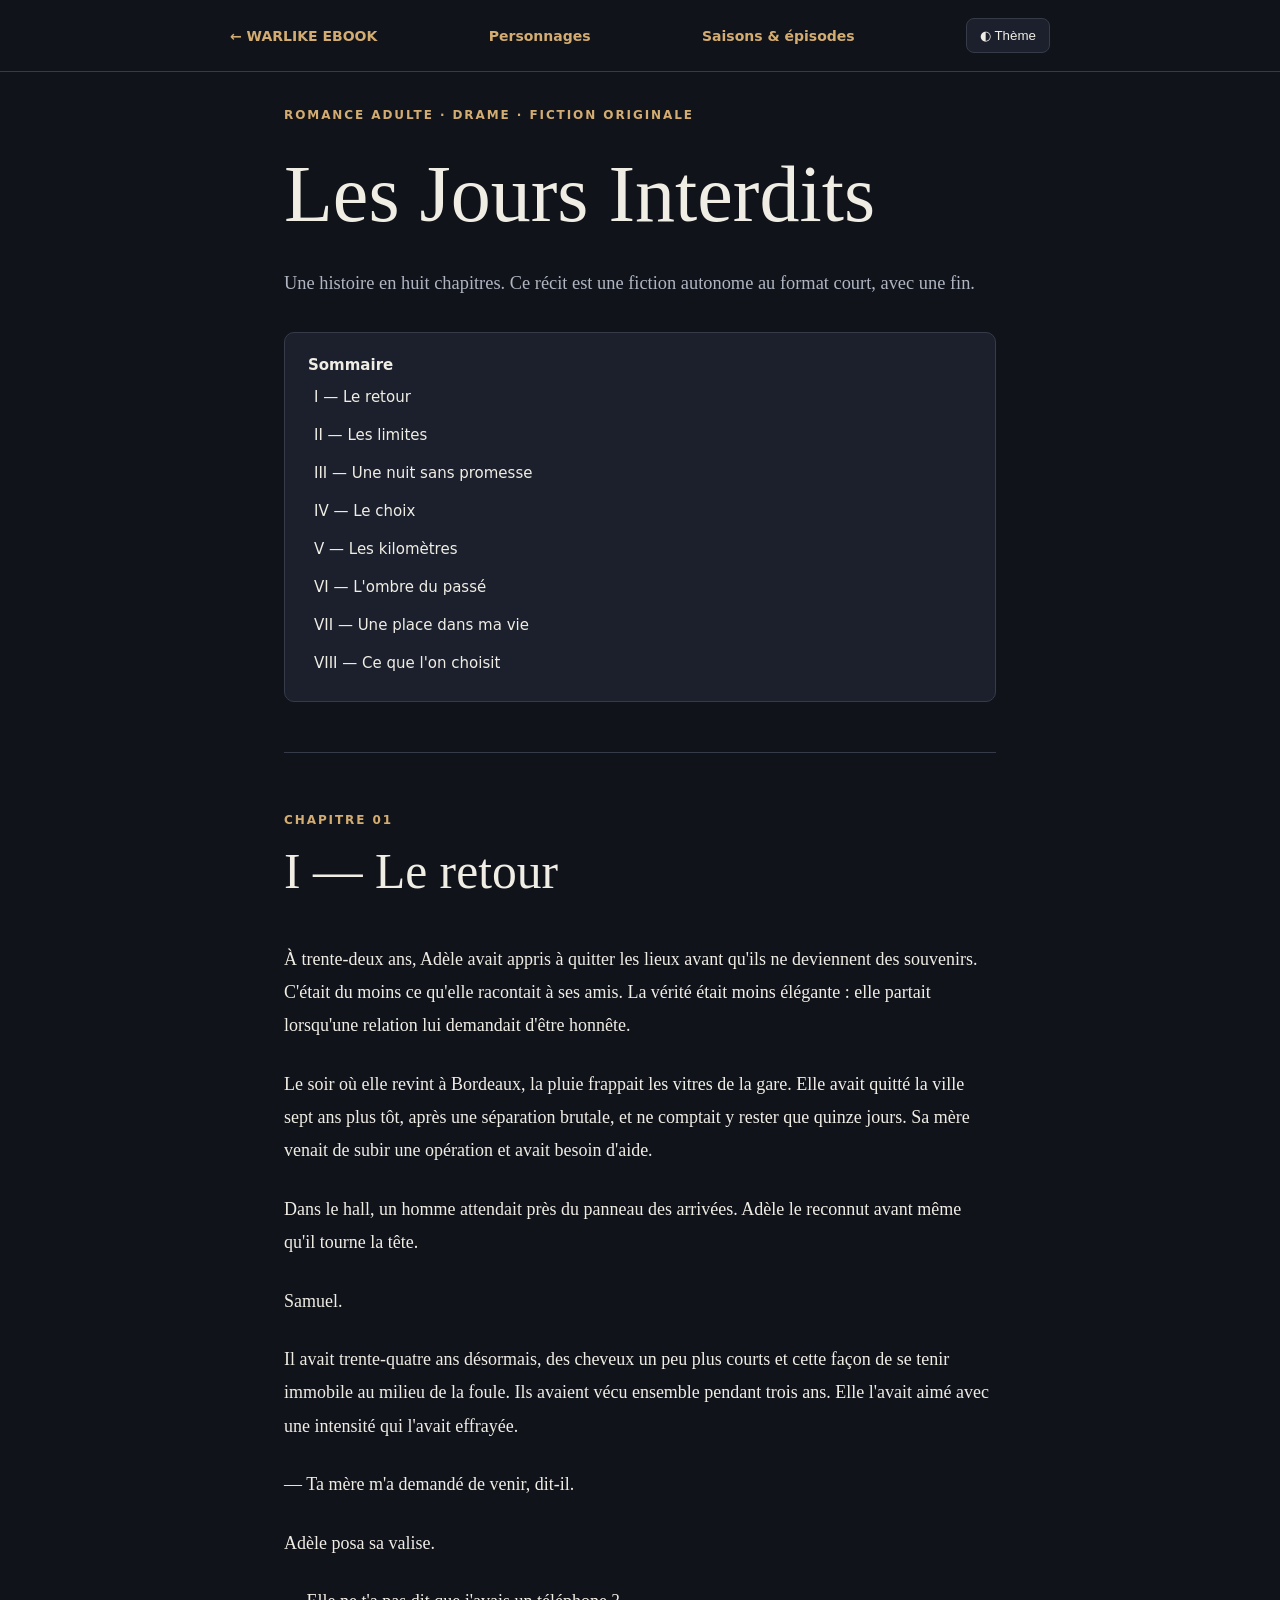
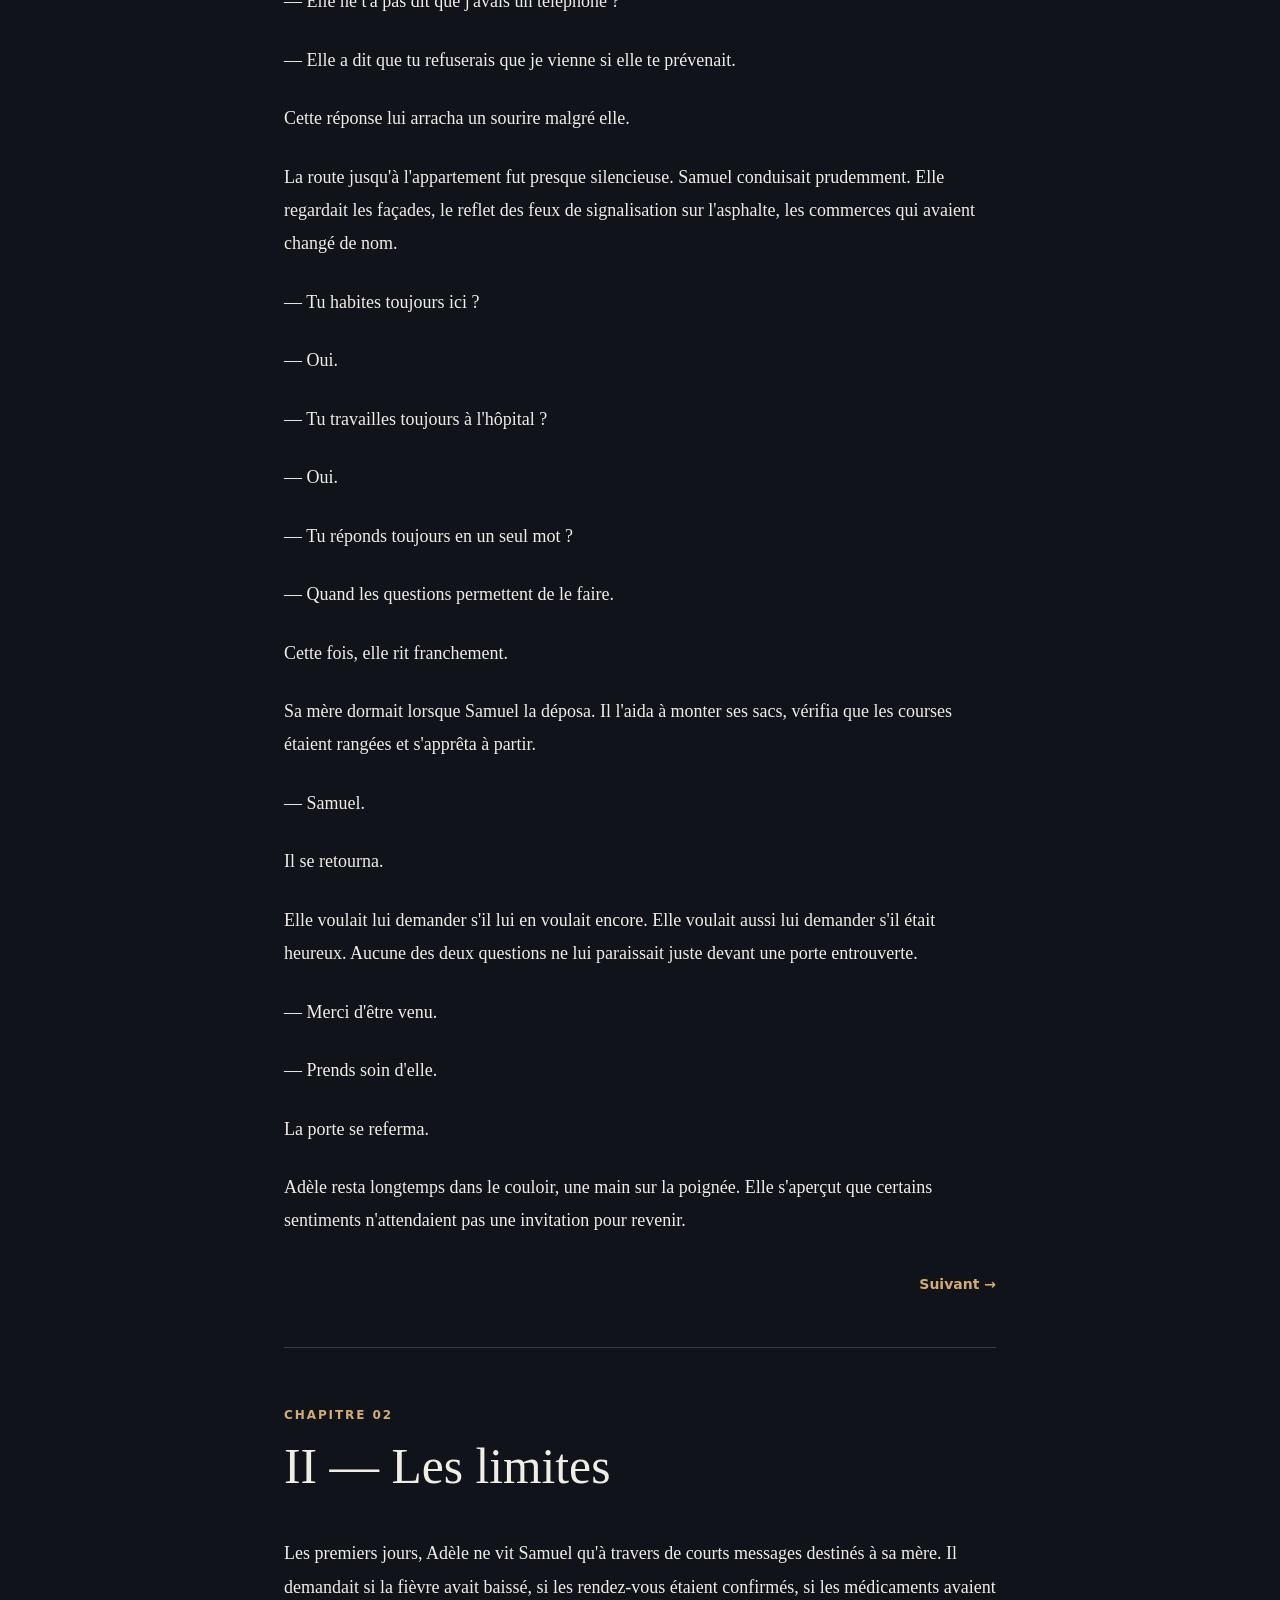
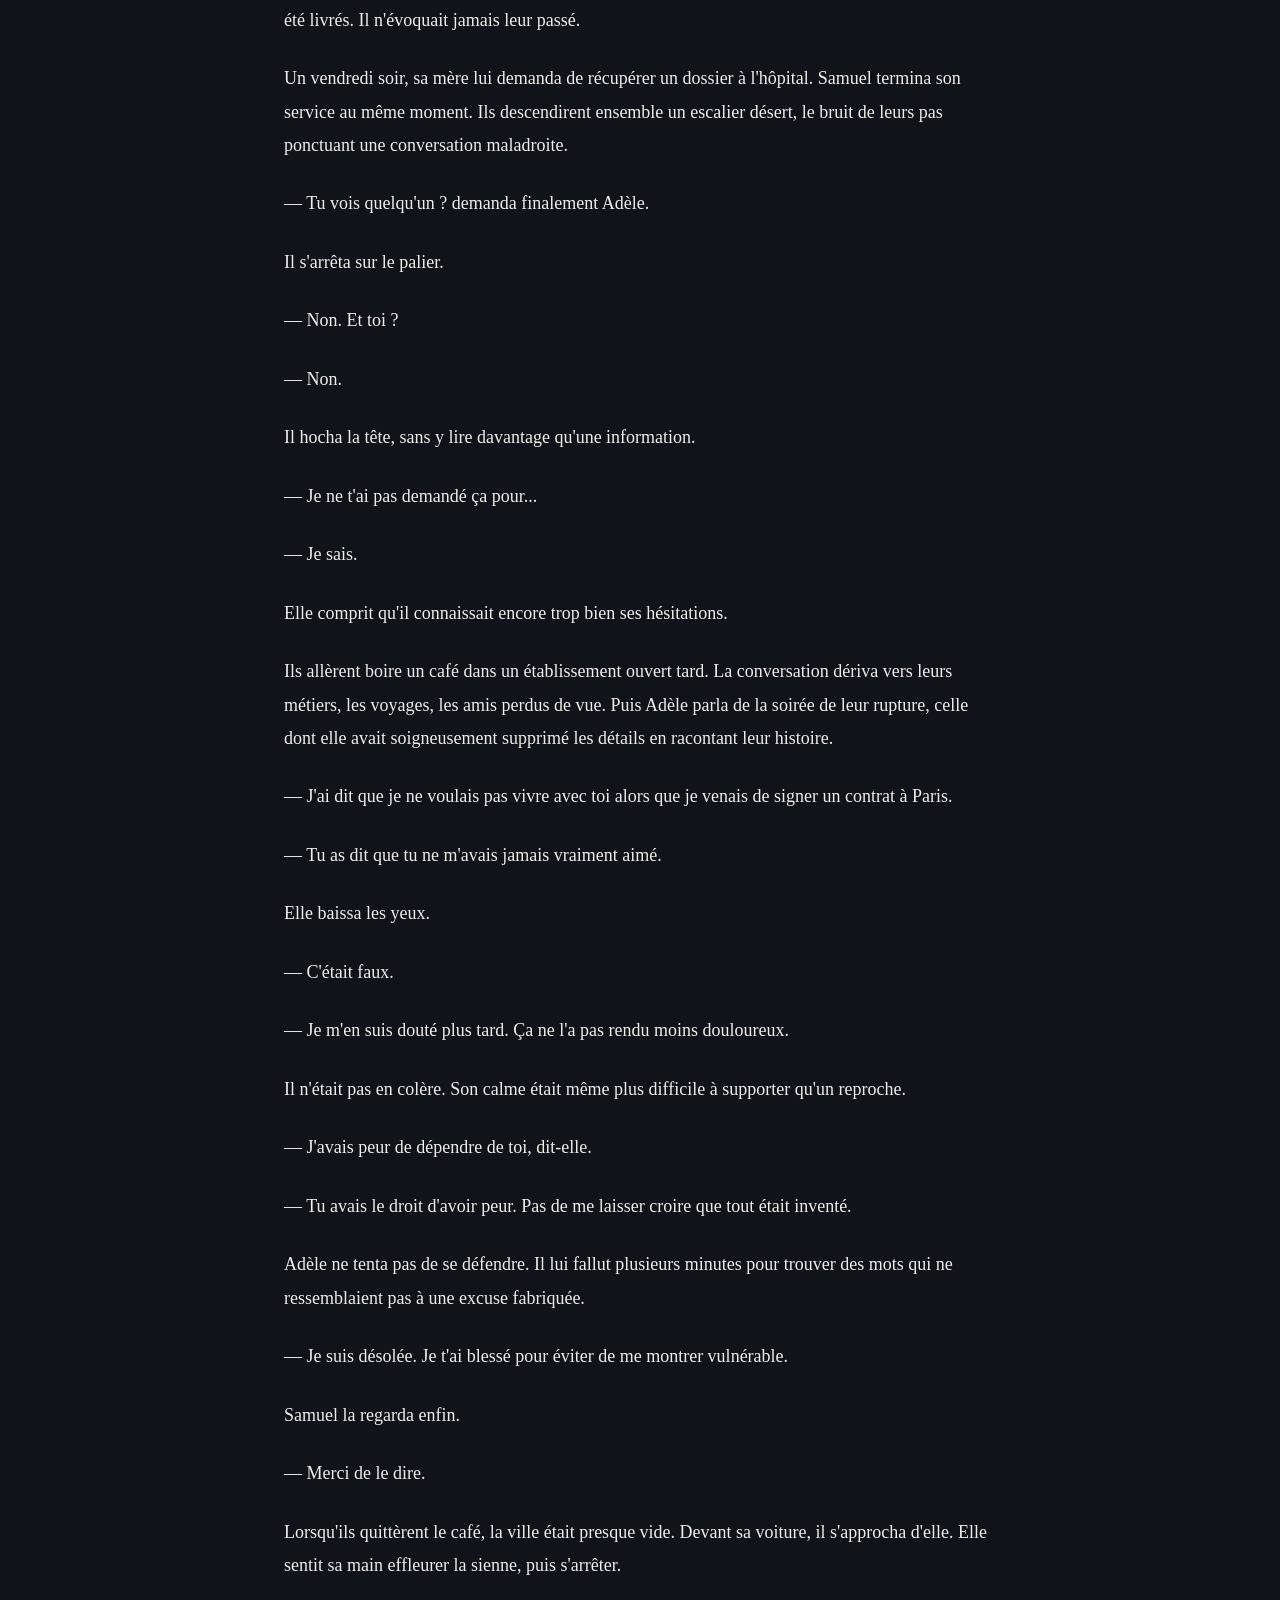
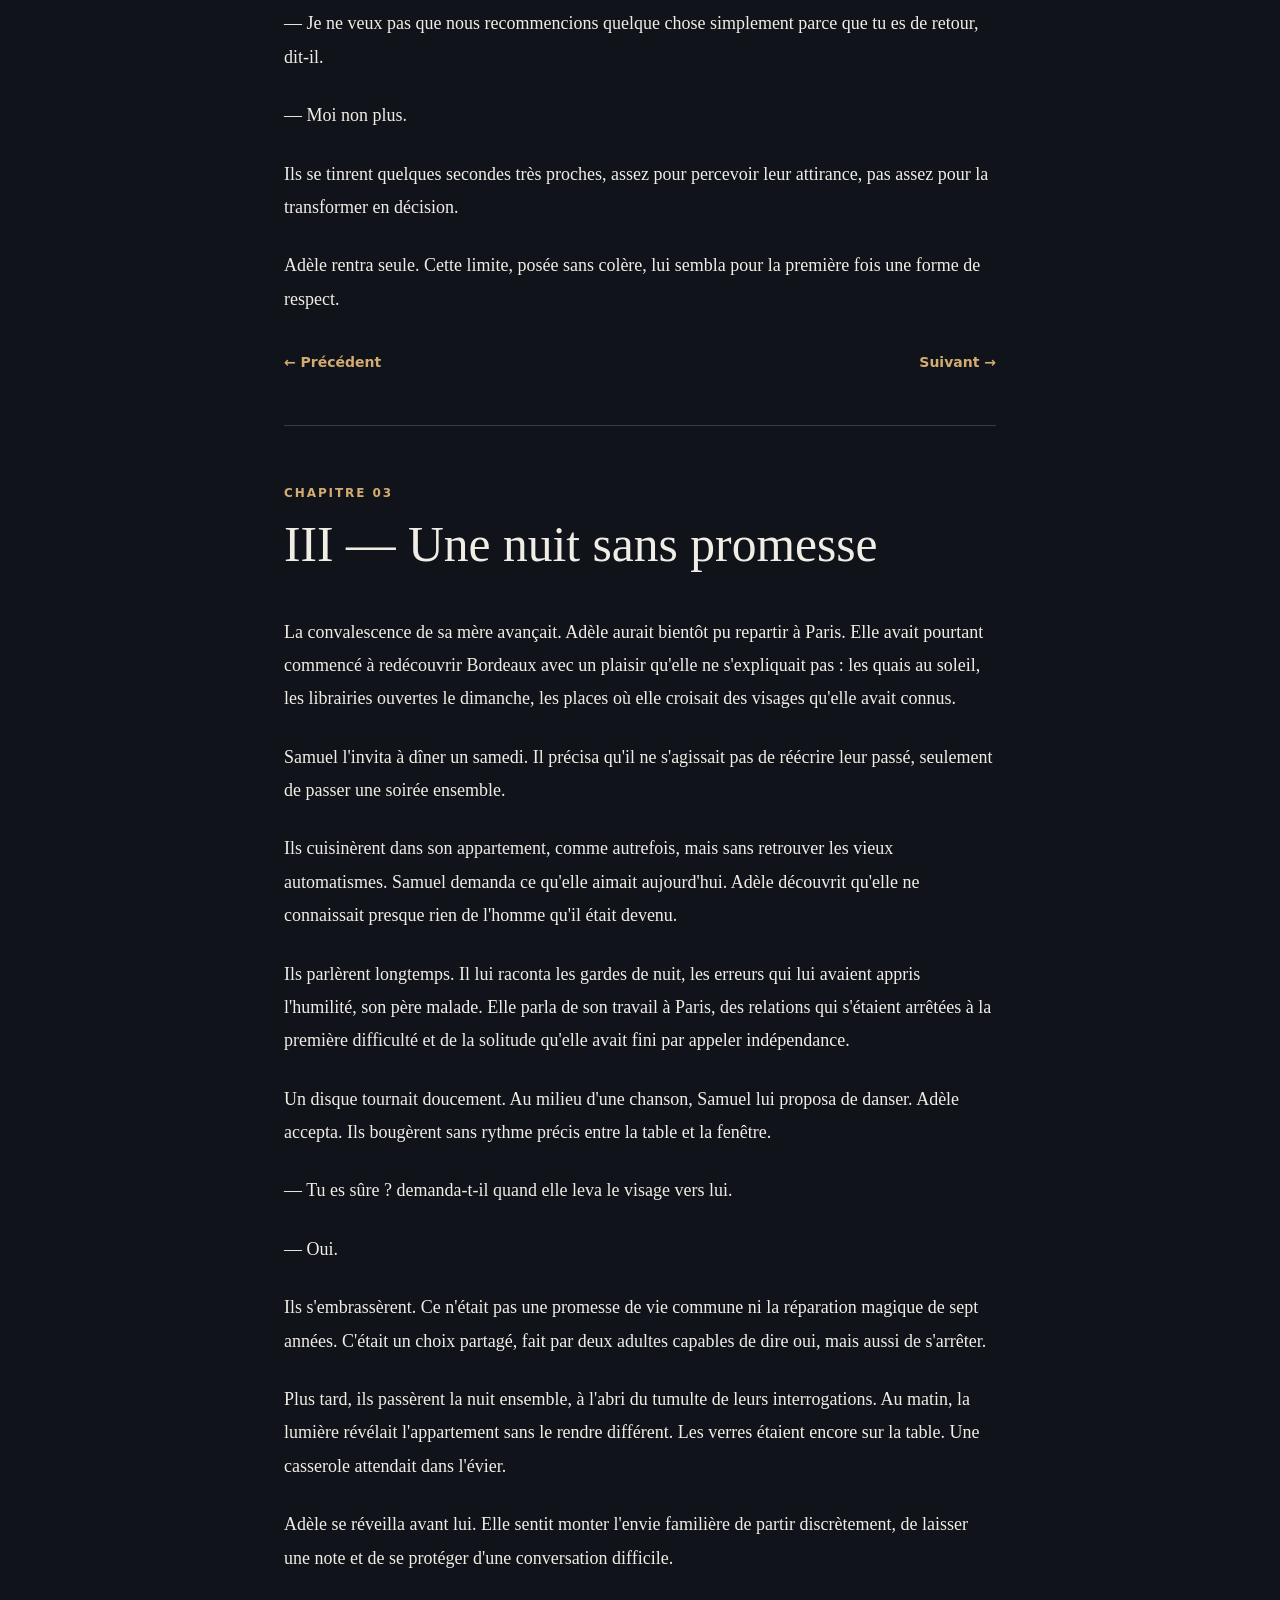
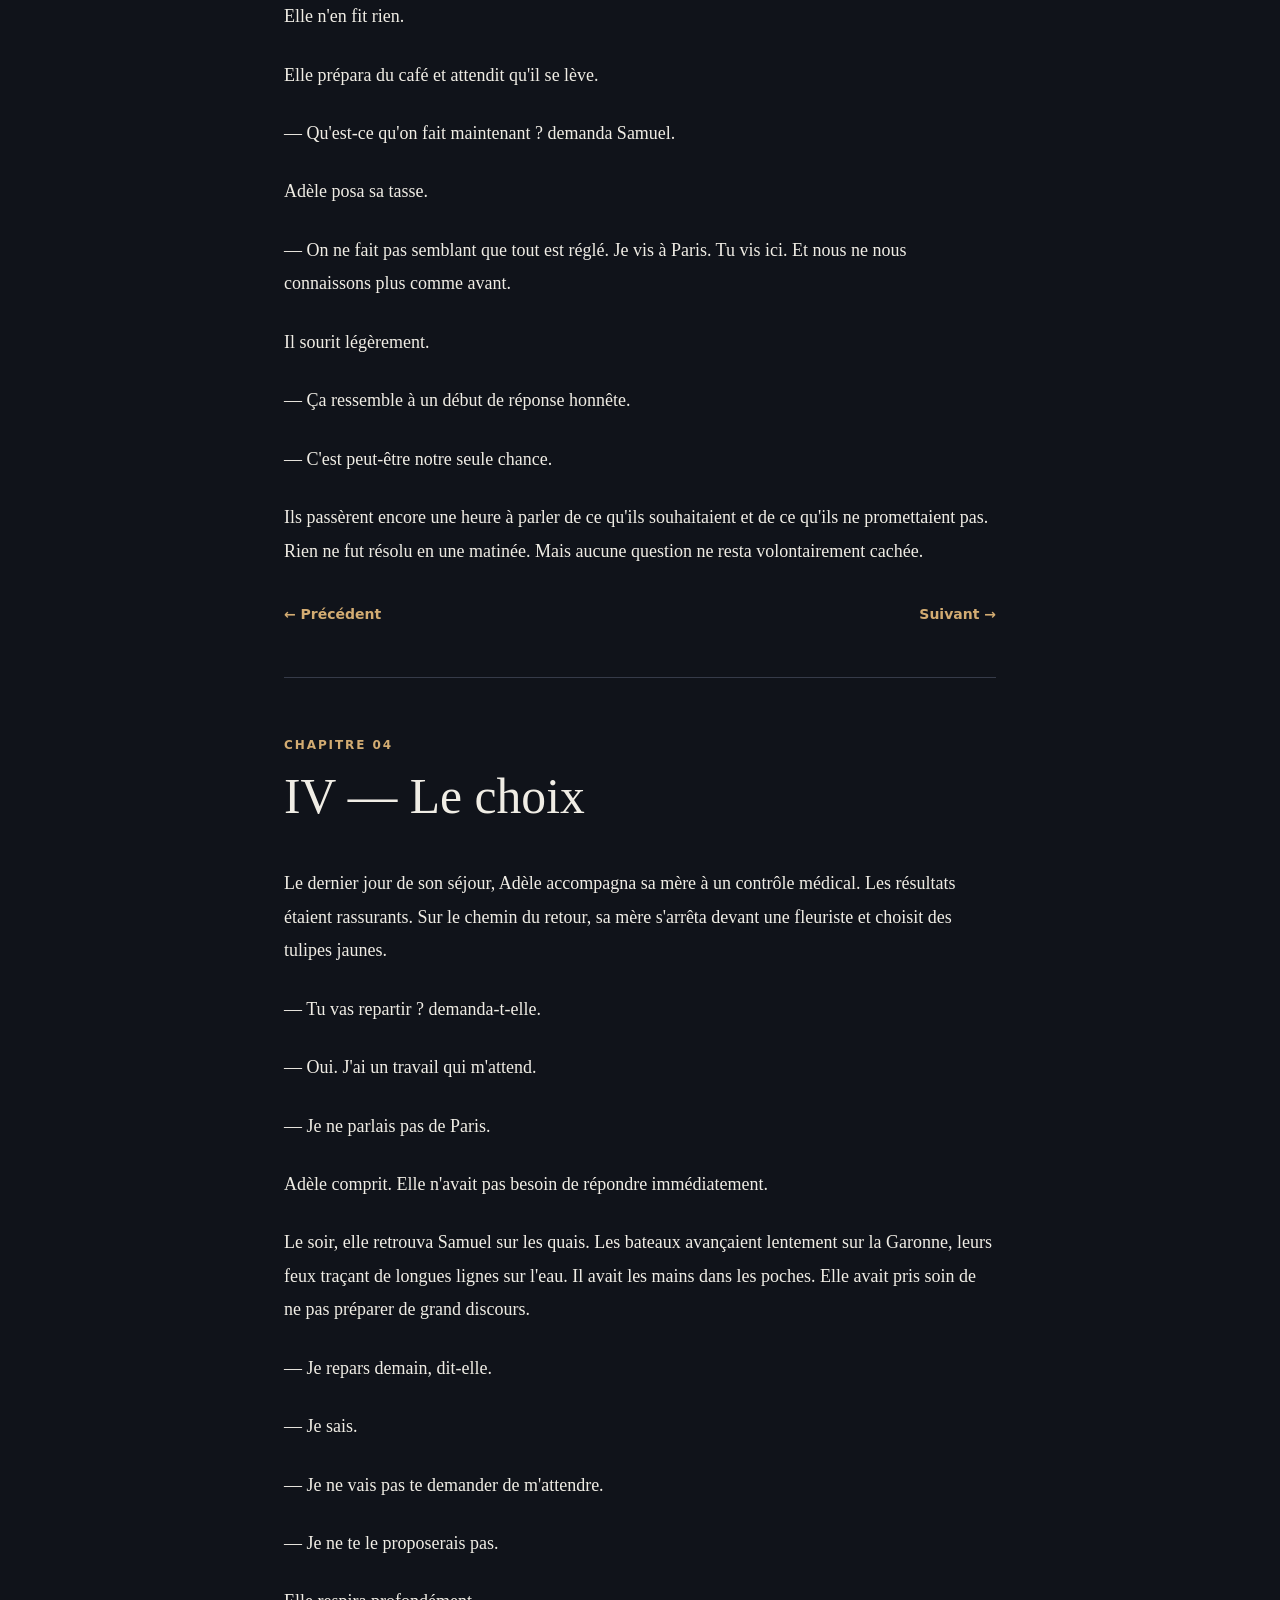
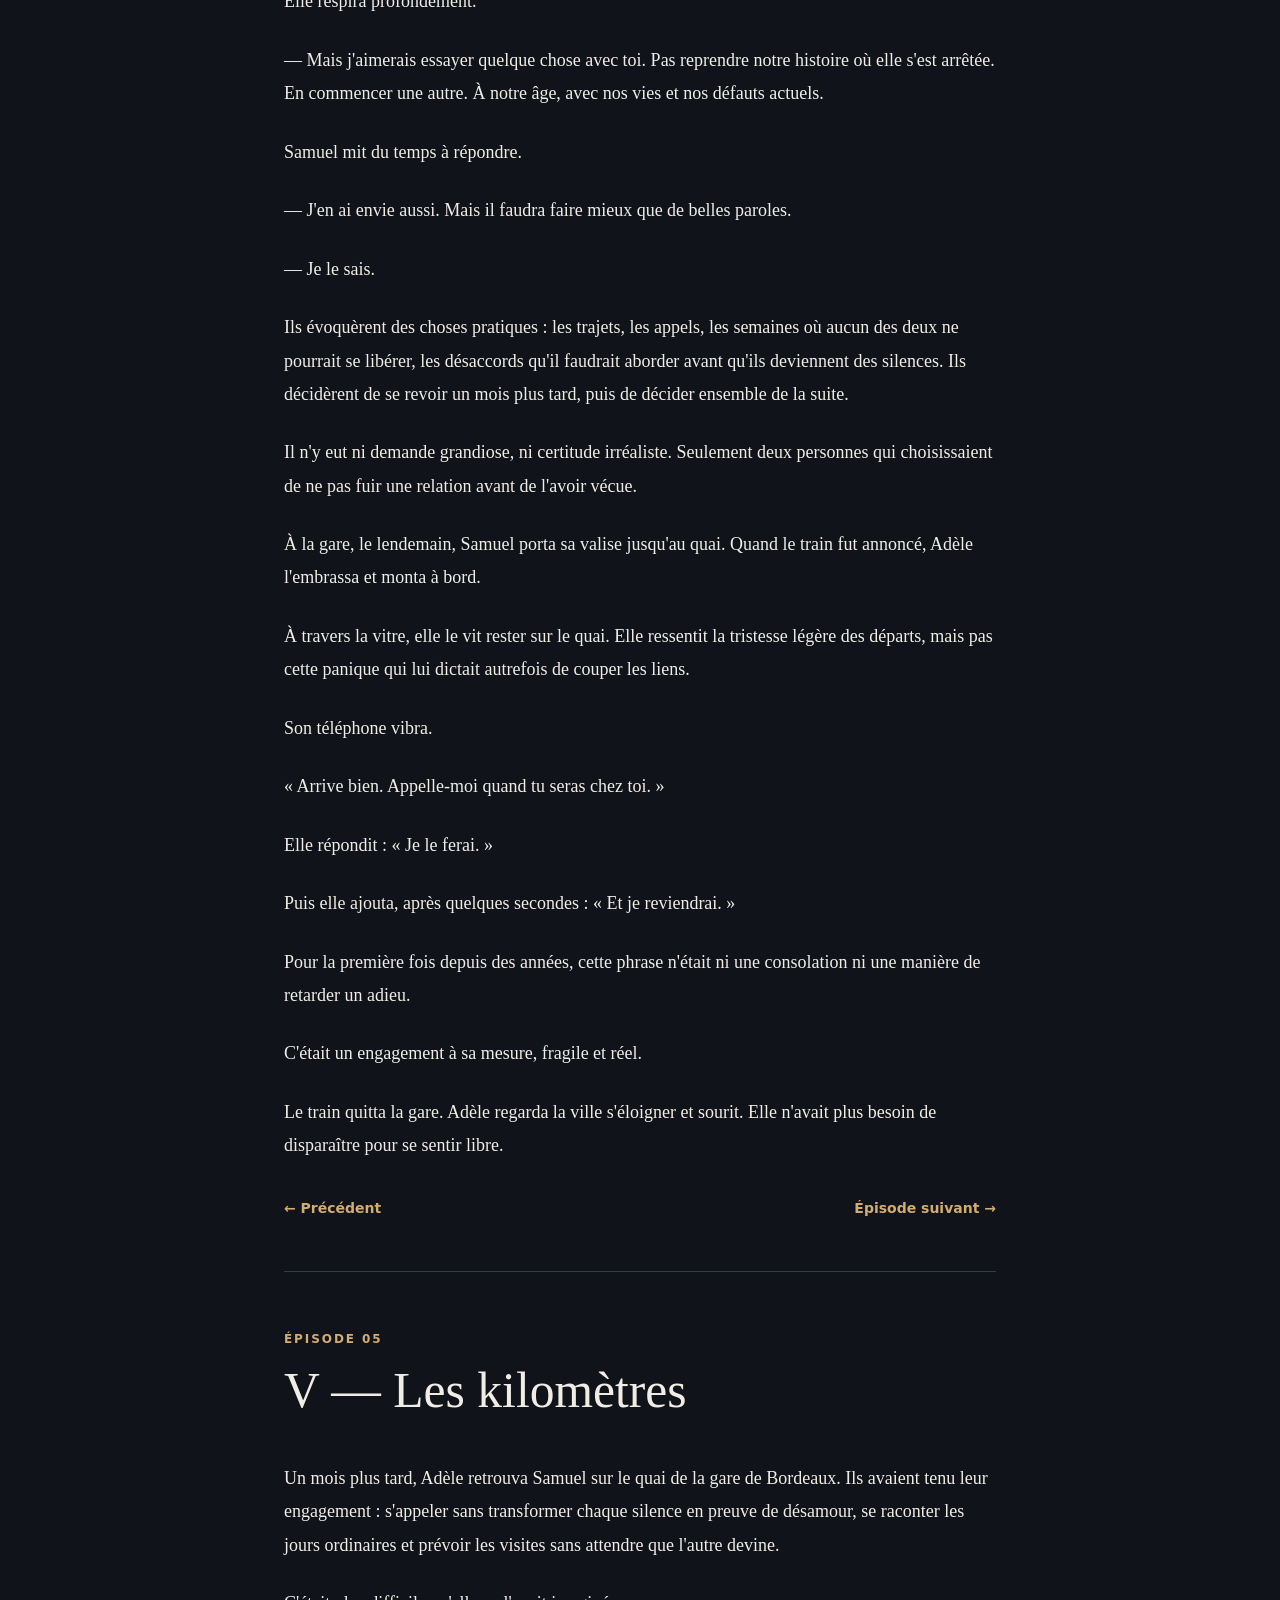
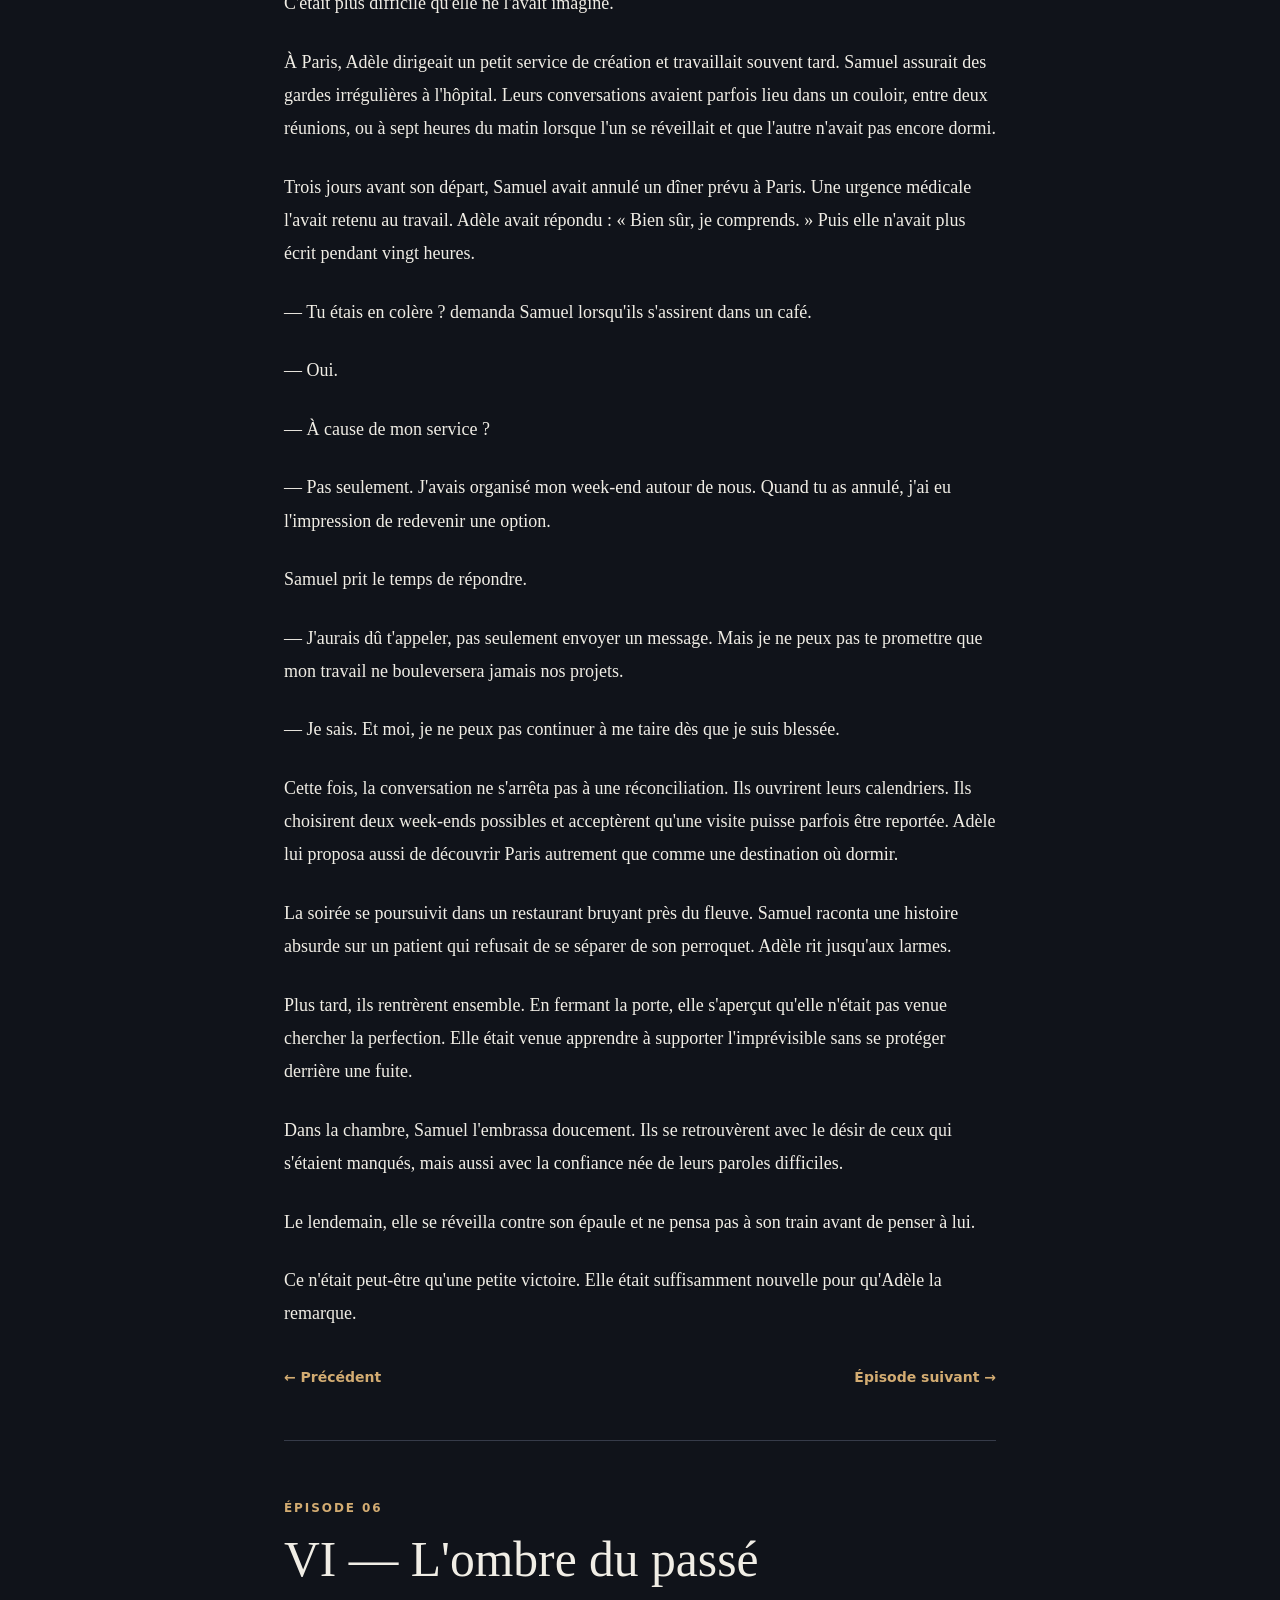
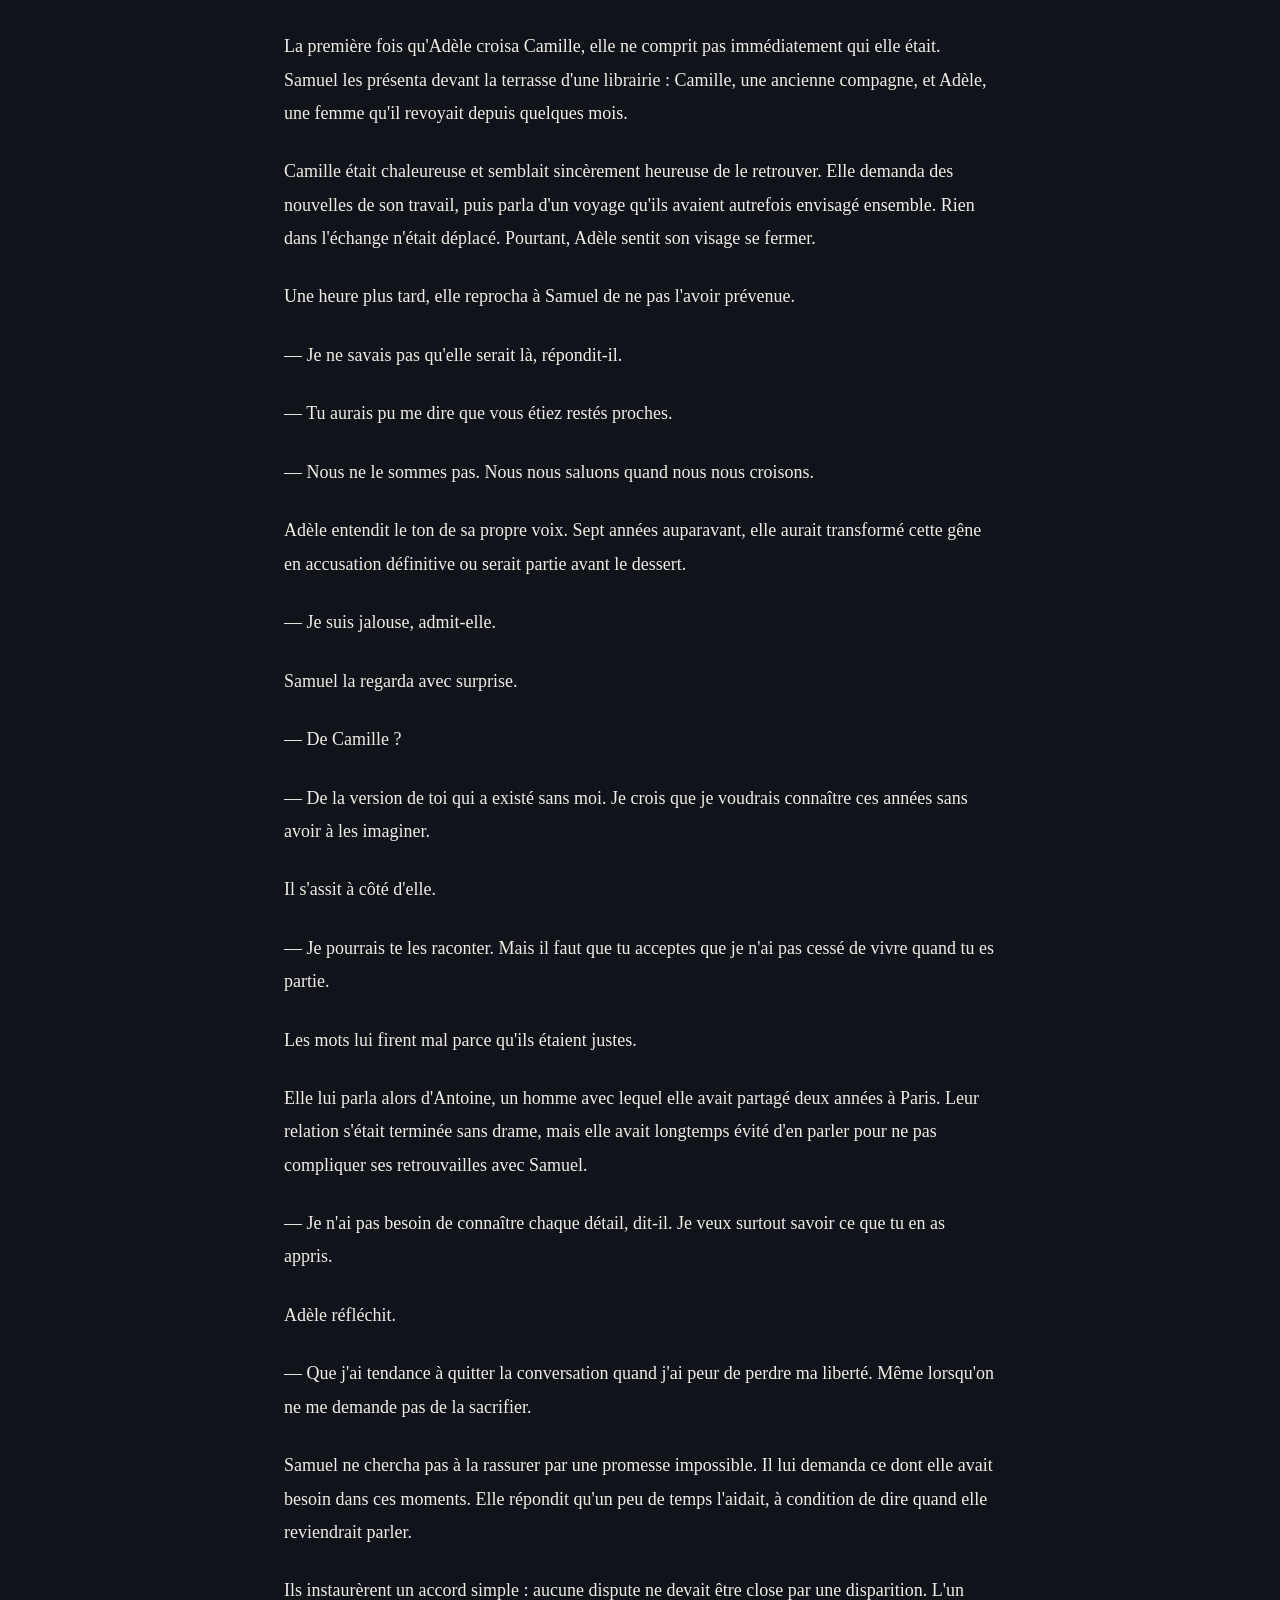
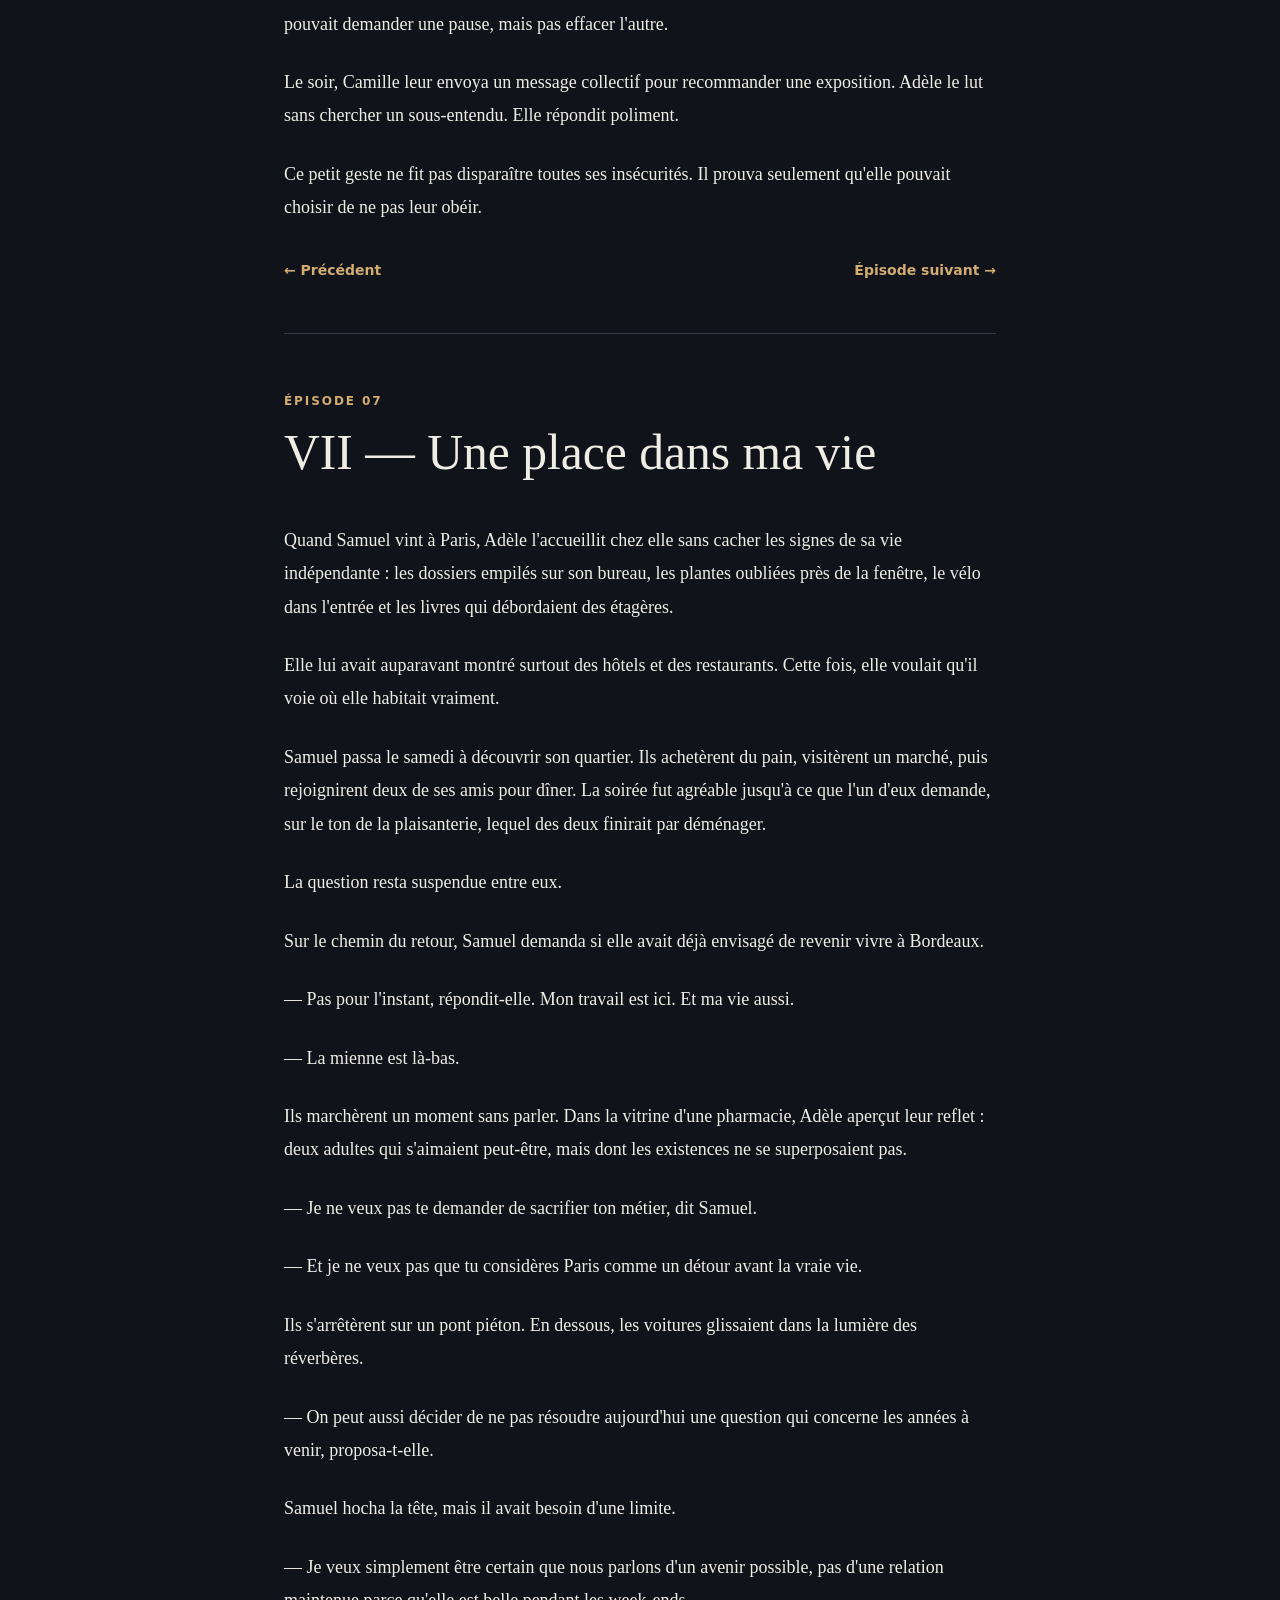
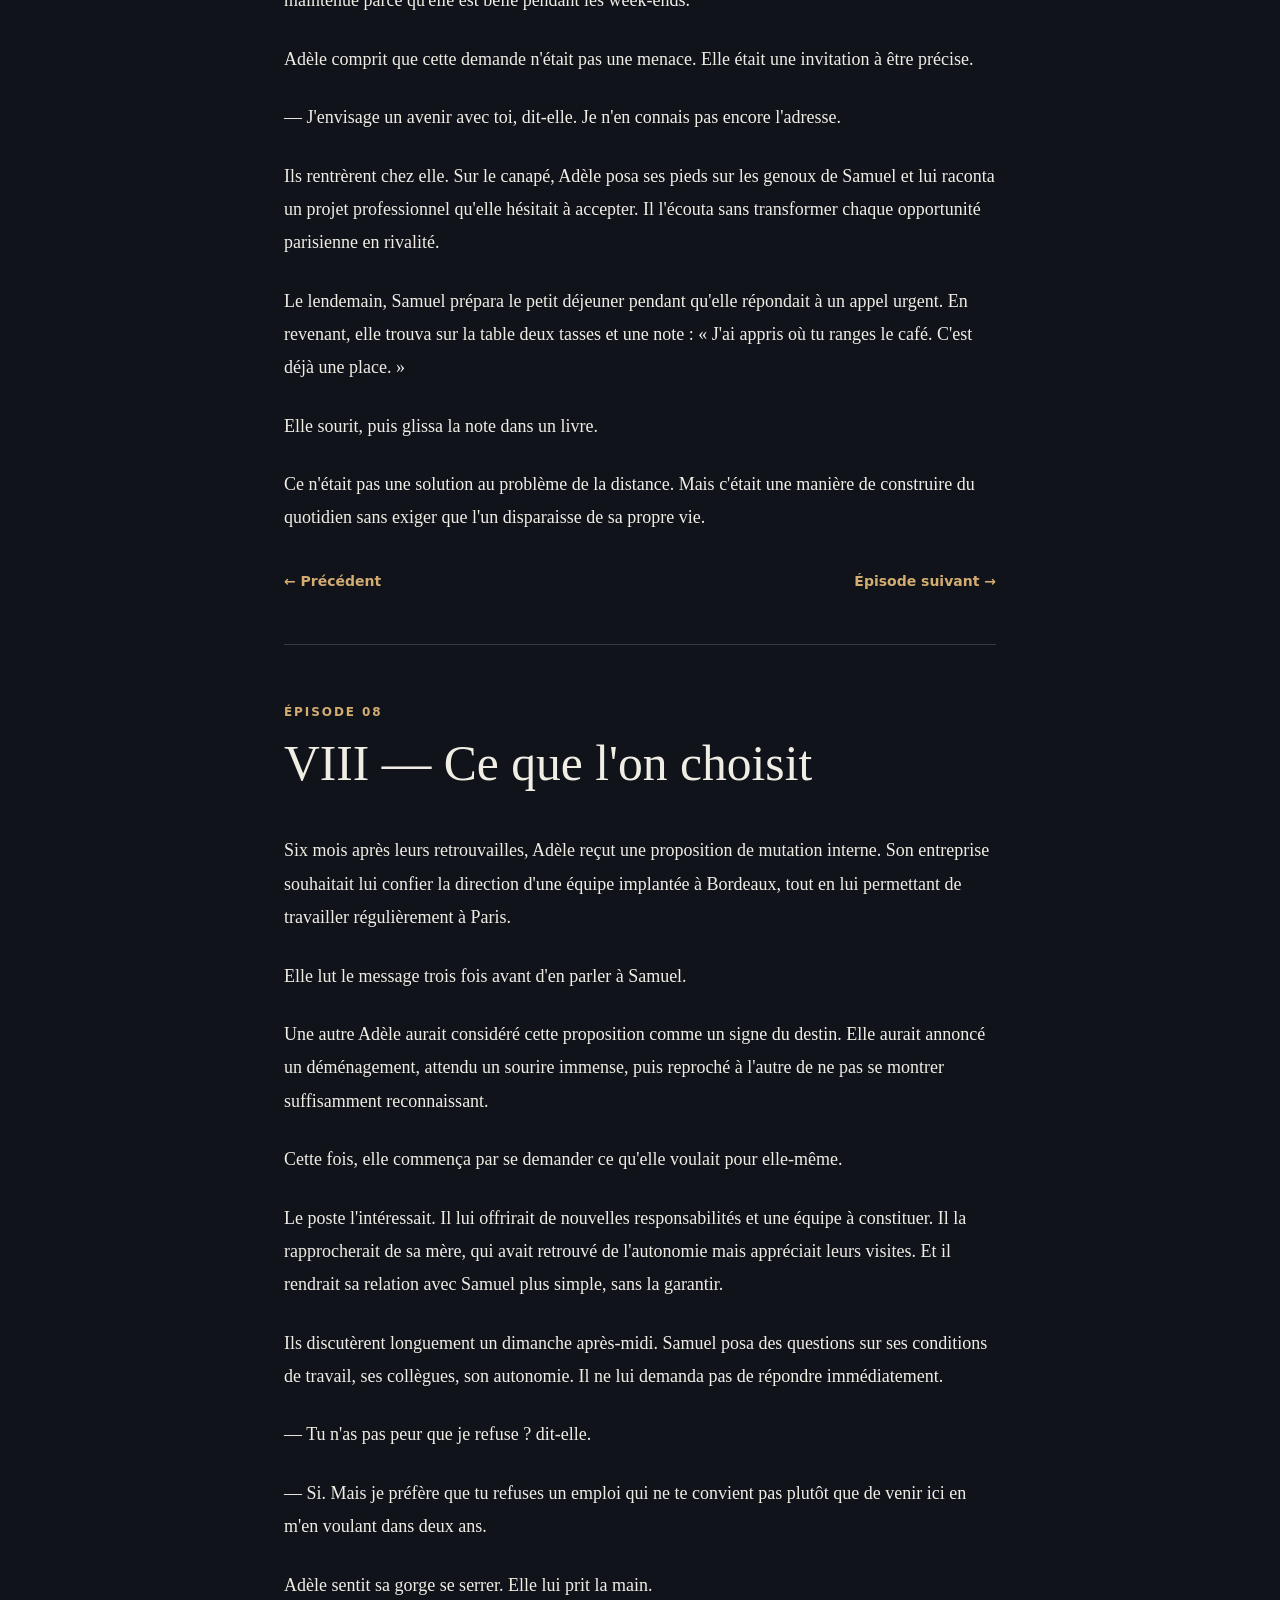
<file: livres/les-jours-interdits.html>
<!doctype html><html lang="fr"><head><meta charset="UTF-8"><meta name="viewport" content="width=device-width, initial-scale=1"><title>Les Jours Interdits — WarLike Ebook</title><meta name="description" content="Romance adulte · Drame — Une histoire en huit chapitres"><style>:root{--bg:#10131a;--fg:#f0ede5;--muted:#afb5c1;--line:#363b49;--accent:#d3ac72;--panel:#1b202c}*{box-sizing:border-box}html{scroll-behavior:smooth}body{background:var(--bg);color:var(--fg);margin:0;font:18px/1.85 Georgia,serif}body.light{--bg:#faf7ef;--fg:#252422;--muted:#65615c;--line:#d3c9b9;--panel:#ede6db}a{color:var(--accent);text-decoration:none}header{font:600 14px system-ui,sans-serif;display:flex;justify-content:space-between;align-items:center;gap:12px;padding:18px max(20px,calc((100vw - 820px)/2));border-bottom:1px solid var(--line)}header button{background:var(--panel);color:var(--fg);border:1px solid var(--line);padding:9px 13px;border-radius:8px;cursor:pointer}main{max-width:760px;margin:auto;padding:36px 24px 90px}h1,h2{font-weight:400;line-height:1.2}h1{font-size:clamp(2.9rem,8vw,5rem);margin:24px 0}h2{font-size:clamp(2rem,5vw,3.1rem);margin-top:15px}.kicker{color:var(--accent);letter-spacing:.16em;font:700 12px system-ui,sans-serif;text-transform:uppercase}.lead{font-size:1.15rem;color:var(--muted)}.toc{display:grid;gap:8px;margin:32px 0 50px;padding:23px;border:1px solid var(--line);border-radius:10px;background:var(--panel);font:15px system-ui,sans-serif}.toc a{color:var(--fg);padding:6px}.toc a:hover{color:var(--accent)}.chapter{border-top:1px solid var(--line);padding:60px 0 55px;scroll-margin-top:20px}.chapter p{text-align:left;margin:1.4em 0}.chapter-nav{display:flex;justify-content:space-between;font:600 14px system-ui,sans-serif;margin-top:38px}footer{padding:25px;text-align:center;border-top:1px solid var(--line);color:var(--muted);font:13px system-ui,sans-serif}.progress{height:3px;background:var(--accent);position:fixed;top:0;left:0;width:0;z-index:10}@media(max-width:520px){body{font-size:17px;line-height:1.75}main{padding:24px 20px 65px}.chapter{padding:45px 0}}</style></head><body><div class="progress" id="progress"></div><header><a href="../index.html#bibliotheque">← WARLIKE EBOOK</a><a href="../personnages.html">Personnages</a><a href="../saisons.html?livre=jours">Saisons & épisodes</a><button id="theme" aria-label="Changer le thème">◐ Thème</button></header><main><div class="kicker">Romance adulte · Drame · Fiction originale</div><h1>Les Jours Interdits</h1><p class="lead">Une histoire en huit chapitres. Ce récit est une fiction autonome au format court, avec une fin.</p><div class="toc"><strong>Sommaire</strong><a href="#ch1">I — Le retour</a><a href="#ch2">II — Les limites</a><a href="#ch3">III — Une nuit sans promesse</a><a href="#ch4">IV — Le choix</a><a href="#ch5">V — Les kilomètres</a><a href="#ch6">VI — L'ombre du passé</a><a href="#ch7">VII — Une place dans ma vie</a><a href="#ch8">VIII — Ce que l'on choisit</a></div><section class="chapter" id="ch1"><div class="kicker">CHAPITRE 01</div><h2>I — Le retour</h2><p>À trente-deux ans, Adèle avait appris à quitter les lieux avant qu'ils ne deviennent des souvenirs. C'était du moins ce qu'elle racontait à ses amis. La vérité était moins élégante : elle partait lorsqu'une relation lui demandait d'être honnête.</p><p>Le soir où elle revint à Bordeaux, la pluie frappait les vitres de la gare. Elle avait quitté la ville sept ans plus tôt, après une séparation brutale, et ne comptait y rester que quinze jours. Sa mère venait de subir une opération et avait besoin d'aide.</p><p>Dans le hall, un homme attendait près du panneau des arrivées. Adèle le reconnut avant même qu'il tourne la tête.</p><p>Samuel.</p><p>Il avait trente-quatre ans désormais, des cheveux un peu plus courts et cette façon de se tenir immobile au milieu de la foule. Ils avaient vécu ensemble pendant trois ans. Elle l'avait aimé avec une intensité qui l'avait effrayée.</p><p>— Ta mère m'a demandé de venir, dit-il.</p><p>Adèle posa sa valise.</p><p>— Elle ne t'a pas dit que j'avais un téléphone ?</p><p>— Elle a dit que tu refuserais que je vienne si elle te prévenait.</p><p>Cette réponse lui arracha un sourire malgré elle.</p><p>La route jusqu'à l'appartement fut presque silencieuse. Samuel conduisait prudemment. Elle regardait les façades, le reflet des feux de signalisation sur l'asphalte, les commerces qui avaient changé de nom.</p><p>— Tu habites toujours ici ?</p><p>— Oui.</p><p>— Tu travailles toujours à l'hôpital ?</p><p>— Oui.</p><p>— Tu réponds toujours en un seul mot ?</p><p>— Quand les questions permettent de le faire.</p><p>Cette fois, elle rit franchement.</p><p>Sa mère dormait lorsque Samuel la déposa. Il l'aida à monter ses sacs, vérifia que les courses étaient rangées et s'apprêta à partir.</p><p>— Samuel.</p><p>Il se retourna.</p><p>Elle voulait lui demander s'il lui en voulait encore. Elle voulait aussi lui demander s'il était heureux. Aucune des deux questions ne lui paraissait juste devant une porte entrouverte.</p><p>— Merci d'être venu.</p><p>— Prends soin d'elle.</p><p>La porte se referma.</p><p>Adèle resta longtemps dans le couloir, une main sur la poignée. Elle s'aperçut que certains sentiments n'attendaient pas une invitation pour revenir.</p><nav class="chapter-nav"><span></span><a href="#ch2">Suivant →</a></nav></section><section class="chapter" id="ch2"><div class="kicker">CHAPITRE 02</div><h2>II — Les limites</h2><p>Les premiers jours, Adèle ne vit Samuel qu'à travers de courts messages destinés à sa mère. Il demandait si la fièvre avait baissé, si les rendez-vous étaient confirmés, si les médicaments avaient été livrés. Il n'évoquait jamais leur passé.</p><p>Un vendredi soir, sa mère lui demanda de récupérer un dossier à l'hôpital. Samuel termina son service au même moment. Ils descendirent ensemble un escalier désert, le bruit de leurs pas ponctuant une conversation maladroite.</p><p>— Tu vois quelqu'un ? demanda finalement Adèle.</p><p>Il s'arrêta sur le palier.</p><p>— Non. Et toi ?</p><p>— Non.</p><p>Il hocha la tête, sans y lire davantage qu'une information.</p><p>— Je ne t'ai pas demandé ça pour...</p><p>— Je sais.</p><p>Elle comprit qu'il connaissait encore trop bien ses hésitations.</p><p>Ils allèrent boire un café dans un établissement ouvert tard. La conversation dériva vers leurs métiers, les voyages, les amis perdus de vue. Puis Adèle parla de la soirée de leur rupture, celle dont elle avait soigneusement supprimé les détails en racontant leur histoire.</p><p>— J'ai dit que je ne voulais pas vivre avec toi alors que je venais de signer un contrat à Paris.</p><p>— Tu as dit que tu ne m'avais jamais vraiment aimé.</p><p>Elle baissa les yeux.</p><p>— C'était faux.</p><p>— Je m'en suis douté plus tard. Ça ne l'a pas rendu moins douloureux.</p><p>Il n'était pas en colère. Son calme était même plus difficile à supporter qu'un reproche.</p><p>— J'avais peur de dépendre de toi, dit-elle.</p><p>— Tu avais le droit d'avoir peur. Pas de me laisser croire que tout était inventé.</p><p>Adèle ne tenta pas de se défendre. Il lui fallut plusieurs minutes pour trouver des mots qui ne ressemblaient pas à une excuse fabriquée.</p><p>— Je suis désolée. Je t'ai blessé pour éviter de me montrer vulnérable.</p><p>Samuel la regarda enfin.</p><p>— Merci de le dire.</p><p>Lorsqu'ils quittèrent le café, la ville était presque vide. Devant sa voiture, il s'approcha d'elle. Elle sentit sa main effleurer la sienne, puis s'arrêter.</p><p>— Je ne veux pas que nous recommencions quelque chose simplement parce que tu es de retour, dit-il.</p><p>— Moi non plus.</p><p>Ils se tinrent quelques secondes très proches, assez pour percevoir leur attirance, pas assez pour la transformer en décision.</p><p>Adèle rentra seule. Cette limite, posée sans colère, lui sembla pour la première fois une forme de respect.</p><nav class="chapter-nav"><a href="#ch1">← Précédent</a><a href="#ch3">Suivant →</a></nav></section><section class="chapter" id="ch3"><div class="kicker">CHAPITRE 03</div><h2>III — Une nuit sans promesse</h2><p>La convalescence de sa mère avançait. Adèle aurait bientôt pu repartir à Paris. Elle avait pourtant commencé à redécouvrir Bordeaux avec un plaisir qu'elle ne s'expliquait pas : les quais au soleil, les librairies ouvertes le dimanche, les places où elle croisait des visages qu'elle avait connus.</p><p>Samuel l'invita à dîner un samedi. Il précisa qu'il ne s'agissait pas de réécrire leur passé, seulement de passer une soirée ensemble.</p><p>Ils cuisinèrent dans son appartement, comme autrefois, mais sans retrouver les vieux automatismes. Samuel demanda ce qu'elle aimait aujourd'hui. Adèle découvrit qu'elle ne connaissait presque rien de l'homme qu'il était devenu.</p><p>Ils parlèrent longtemps. Il lui raconta les gardes de nuit, les erreurs qui lui avaient appris l'humilité, son père malade. Elle parla de son travail à Paris, des relations qui s'étaient arrêtées à la première difficulté et de la solitude qu'elle avait fini par appeler indépendance.</p><p>Un disque tournait doucement. Au milieu d'une chanson, Samuel lui proposa de danser. Adèle accepta. Ils bougèrent sans rythme précis entre la table et la fenêtre.</p><p>— Tu es sûre ? demanda-t-il quand elle leva le visage vers lui.</p><p>— Oui.</p><p>Ils s'embrassèrent. Ce n'était pas une promesse de vie commune ni la réparation magique de sept années. C'était un choix partagé, fait par deux adultes capables de dire oui, mais aussi de s'arrêter.</p><p>Plus tard, ils passèrent la nuit ensemble, à l'abri du tumulte de leurs interrogations. Au matin, la lumière révélait l'appartement sans le rendre différent. Les verres étaient encore sur la table. Une casserole attendait dans l'évier.</p><p>Adèle se réveilla avant lui. Elle sentit monter l'envie familière de partir discrètement, de laisser une note et de se protéger d'une conversation difficile.</p><p>Elle n'en fit rien.</p><p>Elle prépara du café et attendit qu'il se lève.</p><p>— Qu'est-ce qu'on fait maintenant ? demanda Samuel.</p><p>Adèle posa sa tasse.</p><p>— On ne fait pas semblant que tout est réglé. Je vis à Paris. Tu vis ici. Et nous ne nous connaissons plus comme avant.</p><p>Il sourit légèrement.</p><p>— Ça ressemble à un début de réponse honnête.</p><p>— C'est peut-être notre seule chance.</p><p>Ils passèrent encore une heure à parler de ce qu'ils souhaitaient et de ce qu'ils ne promettaient pas. Rien ne fut résolu en une matinée. Mais aucune question ne resta volontairement cachée.</p><nav class="chapter-nav"><a href="#ch2">← Précédent</a><a href="#ch4">Suivant →</a></nav></section><section class="chapter" id="ch4"><div class="kicker">CHAPITRE 04</div><h2>IV — Le choix</h2><p>Le dernier jour de son séjour, Adèle accompagna sa mère à un contrôle médical. Les résultats étaient rassurants. Sur le chemin du retour, sa mère s'arrêta devant une fleuriste et choisit des tulipes jaunes.</p><p>— Tu vas repartir ? demanda-t-elle.</p><p>— Oui. J'ai un travail qui m'attend.</p><p>— Je ne parlais pas de Paris.</p><p>Adèle comprit. Elle n'avait pas besoin de répondre immédiatement.</p><p>Le soir, elle retrouva Samuel sur les quais. Les bateaux avançaient lentement sur la Garonne, leurs feux traçant de longues lignes sur l'eau. Il avait les mains dans les poches. Elle avait pris soin de ne pas préparer de grand discours.</p><p>— Je repars demain, dit-elle.</p><p>— Je sais.</p><p>— Je ne vais pas te demander de m'attendre.</p><p>— Je ne te le proposerais pas.</p><p>Elle respira profondément.</p><p>— Mais j'aimerais essayer quelque chose avec toi. Pas reprendre notre histoire où elle s'est arrêtée. En commencer une autre. À notre âge, avec nos vies et nos défauts actuels.</p><p>Samuel mit du temps à répondre.</p><p>— J'en ai envie aussi. Mais il faudra faire mieux que de belles paroles.</p><p>— Je le sais.</p><p>Ils évoquèrent des choses pratiques : les trajets, les appels, les semaines où aucun des deux ne pourrait se libérer, les désaccords qu'il faudrait aborder avant qu'ils deviennent des silences. Ils décidèrent de se revoir un mois plus tard, puis de décider ensemble de la suite.</p><p>Il n'y eut ni demande grandiose, ni certitude irréaliste. Seulement deux personnes qui choisissaient de ne pas fuir une relation avant de l'avoir vécue.</p><p>À la gare, le lendemain, Samuel porta sa valise jusqu'au quai. Quand le train fut annoncé, Adèle l'embrassa et monta à bord.</p><p>À travers la vitre, elle le vit rester sur le quai. Elle ressentit la tristesse légère des départs, mais pas cette panique qui lui dictait autrefois de couper les liens.</p><p>Son téléphone vibra.</p><p>« Arrive bien. Appelle-moi quand tu seras chez toi. »</p><p>Elle répondit : « Je le ferai. »</p><p>Puis elle ajouta, après quelques secondes : « Et je reviendrai. »</p><p>Pour la première fois depuis des années, cette phrase n'était ni une consolation ni une manière de retarder un adieu.</p><p>C'était un engagement à sa mesure, fragile et réel.</p><p>Le train quitta la gare. Adèle regarda la ville s'éloigner et sourit. Elle n'avait plus besoin de disparaître pour se sentir libre.</p><nav class="chapter-nav"><a href="#ch3">← Précédent</a><a href="#ch5">Épisode suivant →</a></nav></section><section class="chapter" id="ch5"><div class="kicker">ÉPISODE 05</div><h2>V — Les kilomètres</h2><p>Un mois plus tard, Adèle retrouva Samuel sur le quai de la gare de Bordeaux. Ils avaient tenu leur engagement : s'appeler sans transformer chaque silence en preuve de désamour, se raconter les jours ordinaires et prévoir les visites sans attendre que l'autre devine.</p><p>C'était plus difficile qu'elle ne l'avait imaginé.</p><p>À Paris, Adèle dirigeait un petit service de création et travaillait souvent tard. Samuel assurait des gardes irrégulières à l'hôpital. Leurs conversations avaient parfois lieu dans un couloir, entre deux réunions, ou à sept heures du matin lorsque l'un se réveillait et que l'autre n'avait pas encore dormi.</p><p>Trois jours avant son départ, Samuel avait annulé un dîner prévu à Paris. Une urgence médicale l'avait retenu au travail. Adèle avait répondu : « Bien sûr, je comprends. » Puis elle n'avait plus écrit pendant vingt heures.</p><p>— Tu étais en colère ? demanda Samuel lorsqu'ils s'assirent dans un café.</p><p>— Oui.</p><p>— À cause de mon service ?</p><p>— Pas seulement. J'avais organisé mon week-end autour de nous. Quand tu as annulé, j'ai eu l'impression de redevenir une option.</p><p>Samuel prit le temps de répondre.</p><p>— J'aurais dû t'appeler, pas seulement envoyer un message. Mais je ne peux pas te promettre que mon travail ne bouleversera jamais nos projets.</p><p>— Je sais. Et moi, je ne peux pas continuer à me taire dès que je suis blessée.</p><p>Cette fois, la conversation ne s'arrêta pas à une réconciliation. Ils ouvrirent leurs calendriers. Ils choisirent deux week-ends possibles et acceptèrent qu'une visite puisse parfois être reportée. Adèle lui proposa aussi de découvrir Paris autrement que comme une destination où dormir.</p><p>La soirée se poursuivit dans un restaurant bruyant près du fleuve. Samuel raconta une histoire absurde sur un patient qui refusait de se séparer de son perroquet. Adèle rit jusqu'aux larmes.</p><p>Plus tard, ils rentrèrent ensemble. En fermant la porte, elle s'aperçut qu'elle n'était pas venue chercher la perfection. Elle était venue apprendre à supporter l'imprévisible sans se protéger derrière une fuite.</p><p>Dans la chambre, Samuel l'embrassa doucement. Ils se retrouvèrent avec le désir de ceux qui s'étaient manqués, mais aussi avec la confiance née de leurs paroles difficiles.</p><p>Le lendemain, elle se réveilla contre son épaule et ne pensa pas à son train avant de penser à lui.</p><p>Ce n'était peut-être qu'une petite victoire. Elle était suffisamment nouvelle pour qu'Adèle la remarque.</p><nav class="chapter-nav"><a href="#ch4">← Précédent</a><a href="#ch6">Épisode suivant →</a></nav></section><section class="chapter" id="ch6"><div class="kicker">ÉPISODE 06</div><h2>VI — L'ombre du passé</h2><p>La première fois qu'Adèle croisa Camille, elle ne comprit pas immédiatement qui elle était. Samuel les présenta devant la terrasse d'une librairie : Camille, une ancienne compagne, et Adèle, une femme qu'il revoyait depuis quelques mois.</p><p>Camille était chaleureuse et semblait sincèrement heureuse de le retrouver. Elle demanda des nouvelles de son travail, puis parla d'un voyage qu'ils avaient autrefois envisagé ensemble. Rien dans l'échange n'était déplacé. Pourtant, Adèle sentit son visage se fermer.</p><p>Une heure plus tard, elle reprocha à Samuel de ne pas l'avoir prévenue.</p><p>— Je ne savais pas qu'elle serait là, répondit-il.</p><p>— Tu aurais pu me dire que vous étiez restés proches.</p><p>— Nous ne le sommes pas. Nous nous saluons quand nous nous croisons.</p><p>Adèle entendit le ton de sa propre voix. Sept années auparavant, elle aurait transformé cette gêne en accusation définitive ou serait partie avant le dessert.</p><p>— Je suis jalouse, admit-elle.</p><p>Samuel la regarda avec surprise.</p><p>— De Camille ?</p><p>— De la version de toi qui a existé sans moi. Je crois que je voudrais connaître ces années sans avoir à les imaginer.</p><p>Il s'assit à côté d'elle.</p><p>— Je pourrais te les raconter. Mais il faut que tu acceptes que je n'ai pas cessé de vivre quand tu es partie.</p><p>Les mots lui firent mal parce qu'ils étaient justes.</p><p>Elle lui parla alors d'Antoine, un homme avec lequel elle avait partagé deux années à Paris. Leur relation s'était terminée sans drame, mais elle avait longtemps évité d'en parler pour ne pas compliquer ses retrouvailles avec Samuel.</p><p>— Je n'ai pas besoin de connaître chaque détail, dit-il. Je veux surtout savoir ce que tu en as appris.</p><p>Adèle réfléchit.</p><p>— Que j'ai tendance à quitter la conversation quand j'ai peur de perdre ma liberté. Même lorsqu'on ne me demande pas de la sacrifier.</p><p>Samuel ne chercha pas à la rassurer par une promesse impossible. Il lui demanda ce dont elle avait besoin dans ces moments. Elle répondit qu'un peu de temps l'aidait, à condition de dire quand elle reviendrait parler.</p><p>Ils instaurèrent un accord simple : aucune dispute ne devait être close par une disparition. L'un pouvait demander une pause, mais pas effacer l'autre.</p><p>Le soir, Camille leur envoya un message collectif pour recommander une exposition. Adèle le lut sans chercher un sous-entendu. Elle répondit poliment.</p><p>Ce petit geste ne fit pas disparaître toutes ses insécurités. Il prouva seulement qu'elle pouvait choisir de ne pas leur obéir.</p><nav class="chapter-nav"><a href="#ch5">← Précédent</a><a href="#ch7">Épisode suivant →</a></nav></section><section class="chapter" id="ch7"><div class="kicker">ÉPISODE 07</div><h2>VII — Une place dans ma vie</h2><p>Quand Samuel vint à Paris, Adèle l'accueillit chez elle sans cacher les signes de sa vie indépendante : les dossiers empilés sur son bureau, les plantes oubliées près de la fenêtre, le vélo dans l'entrée et les livres qui débordaient des étagères.</p><p>Elle lui avait auparavant montré surtout des hôtels et des restaurants. Cette fois, elle voulait qu'il voie où elle habitait vraiment.</p><p>Samuel passa le samedi à découvrir son quartier. Ils achetèrent du pain, visitèrent un marché, puis rejoignirent deux de ses amis pour dîner. La soirée fut agréable jusqu'à ce que l'un d'eux demande, sur le ton de la plaisanterie, lequel des deux finirait par déménager.</p><p>La question resta suspendue entre eux.</p><p>Sur le chemin du retour, Samuel demanda si elle avait déjà envisagé de revenir vivre à Bordeaux.</p><p>— Pas pour l'instant, répondit-elle. Mon travail est ici. Et ma vie aussi.</p><p>— La mienne est là-bas.</p><p>Ils marchèrent un moment sans parler. Dans la vitrine d'une pharmacie, Adèle aperçut leur reflet : deux adultes qui s'aimaient peut-être, mais dont les existences ne se superposaient pas.</p><p>— Je ne veux pas te demander de sacrifier ton métier, dit Samuel.</p><p>— Et je ne veux pas que tu considères Paris comme un détour avant la vraie vie.</p><p>Ils s'arrêtèrent sur un pont piéton. En dessous, les voitures glissaient dans la lumière des réverbères.</p><p>— On peut aussi décider de ne pas résoudre aujourd'hui une question qui concerne les années à venir, proposa-t-elle.</p><p>Samuel hocha la tête, mais il avait besoin d'une limite.</p><p>— Je veux simplement être certain que nous parlons d'un avenir possible, pas d'une relation maintenue parce qu'elle est belle pendant les week-ends.</p><p>Adèle comprit que cette demande n'était pas une menace. Elle était une invitation à être précise.</p><p>— J'envisage un avenir avec toi, dit-elle. Je n'en connais pas encore l'adresse.</p><p>Ils rentrèrent chez elle. Sur le canapé, Adèle posa ses pieds sur les genoux de Samuel et lui raconta un projet professionnel qu'elle hésitait à accepter. Il l'écouta sans transformer chaque opportunité parisienne en rivalité.</p><p>Le lendemain, Samuel prépara le petit déjeuner pendant qu'elle répondait à un appel urgent. En revenant, elle trouva sur la table deux tasses et une note : « J'ai appris où tu ranges le café. C'est déjà une place. »</p><p>Elle sourit, puis glissa la note dans un livre.</p><p>Ce n'était pas une solution au problème de la distance. Mais c'était une manière de construire du quotidien sans exiger que l'un disparaisse de sa propre vie.</p><nav class="chapter-nav"><a href="#ch6">← Précédent</a><a href="#ch8">Épisode suivant →</a></nav></section><section class="chapter" id="ch8"><div class="kicker">ÉPISODE 08</div><h2>VIII — Ce que l'on choisit</h2><p>Six mois après leurs retrouvailles, Adèle reçut une proposition de mutation interne. Son entreprise souhaitait lui confier la direction d'une équipe implantée à Bordeaux, tout en lui permettant de travailler régulièrement à Paris.</p><p>Elle lut le message trois fois avant d'en parler à Samuel.</p><p>Une autre Adèle aurait considéré cette proposition comme un signe du destin. Elle aurait annoncé un déménagement, attendu un sourire immense, puis reproché à l'autre de ne pas se montrer suffisamment reconnaissant.</p><p>Cette fois, elle commença par se demander ce qu'elle voulait pour elle-même.</p><p>Le poste l'intéressait. Il lui offrirait de nouvelles responsabilités et une équipe à constituer. Il la rapprocherait de sa mère, qui avait retrouvé de l'autonomie mais appréciait leurs visites. Et il rendrait sa relation avec Samuel plus simple, sans la garantir.</p><p>Ils discutèrent longuement un dimanche après-midi. Samuel posa des questions sur ses conditions de travail, ses collègues, son autonomie. Il ne lui demanda pas de répondre immédiatement.</p><p>— Tu n'as pas peur que je refuse ? dit-elle.</p><p>— Si. Mais je préfère que tu refuses un emploi qui ne te convient pas plutôt que de venir ici en m'en voulant dans deux ans.</p><p>Adèle sentit sa gorge se serrer. Elle lui prit la main.</p><p>— J'ai envie d'essayer. Pour le travail, pour ma mère, et pour nous. Pas seulement pour nous.</p><p>Ils convinrent qu'elle louerait d'abord un appartement à son nom. Ils continueraient à se voir sans transformer le déménagement en obligation de cohabiter. Samuel voulait qu'ils apprennent à vivre dans la même ville avant de décider de vivre sous le même toit.</p><p>Trois mois plus tard, Adèle arriva à Bordeaux avec six cartons, une valise et son vélo toujours cabossé. Samuel l'aida à monter les affaires au troisième étage. Ils se disputèrent brièvement sur la place d'une bibliothèque, puis éclatèrent de rire en réalisant qu'elle était trop large pour le mur prévu.</p><p>En fin de journée, ils commandèrent à manger et s'assirent par terre au milieu des cartons.</p><p>— Tu es revenue, dit Samuel.</p><p>— Oui. Mais je ne suis pas revenue à notre ancienne histoire.</p><p>— Je sais.</p><p>Elle posa sa tête sur son épaule. Dehors, la ville bruissait. Des passants parlaient sur le trottoir, une voiture cherchait une place, quelqu'un fermait des volets.</p><p>Il n'y avait pas de musique qui annonçait une fin heureuse définitive. Il y avait un appartement à aménager, des horaires compliqués, des habitudes à inventer et des conversations qu'ils devraient continuer à avoir.</p><p>Adèle comprenait désormais que le désir pouvait ouvrir une porte, mais ne suffisait pas à construire une maison. Ce qui compterait serait la manière dont ils se parleraient lorsque la fatigue, les désaccords ou la peur reviendraient.</p><p>Samuel se leva pour chercher des assiettes. Elle ouvrit le premier carton et y trouva un vieux carnet de voyages. Sur la première page, une phrase écrite sept ans plus tôt : « Ne jamais dépendre de personne. »</p><p>Elle la relut un moment puis, sans la raturer, ajouta dessous :</p><p>« Choisir quelqu'un n'est pas se perdre. »</p><p>Elle referma le carnet. Le dîner était arrivé. Une nouvelle vie, imparfaite et réelle, pouvait commencer.</p><nav class="chapter-nav"><a href="#ch7">← Précédent</a><a href="../saisons.html?livre=jours&chapitre=9">Chapitre 9 →</a></nav></section></main><footer>WarLike Ebook — HardieBay Books · Fiction originale</footer><script>const t=document.getElementById('theme');t.onclick=()=>{document.body.classList.toggle('light');localStorage.setItem('warlike-reader-theme',document.body.classList.contains('light')?'light':'dark')};try{if(localStorage.getItem('warlike-reader-theme')==='light')document.body.classList.add('light')}catch(e){}function progress(){let max=document.documentElement.scrollHeight-innerHeight;document.getElementById('progress').style.width=(max>0?100*scrollY/max:0)+'%'}addEventListener('scroll',progress,{passive:true});progress();</script></body></html>
</file>
<file: design-system/warlike-shell.css>
/* WarLike shell adapter — presentation only; retain app layout and semantic states. */
html[data-warlike-app="warlike-ebook"],html[data-warlike-app="warlike-ebook"] body.light{--bg:var(--wl-bg);--panel:var(--wl-surface);--panel2:var(--wl-surface-alt);--surface:var(--wl-surface);--soft:var(--wl-surface-alt);--side:var(--wl-bg);--line:var(--wl-border);--text:var(--wl-text);--white:var(--wl-text);--muted:var(--wl-text-muted);--accent:var(--wl-accent);--green:var(--wl-accent);--primary:var(--wl-primary);--teal:var(--wl-accent);}
html[data-warlike-app="warlike-ebook"] :is(.book,.notice,.about,.profile-card,dialog){background:var(--wl-surface);border-color:var(--wl-border);color:var(--wl-text)}
html[data-warlike-app="warlike-ebook"] :is(.hero,.welcome){background:linear-gradient(115deg,var(--wl-surface-alt),var(--wl-surface));border-color:var(--wl-border);color:var(--wl-text)}
html[data-warlike-app="warlike-ebook"] :is(.brand small,.brand-sub,.muted,.hint,.tag,.pill,.kicker,.side-title){color:var(--wl-text-muted)}
html[data-warlike-app="warlike-ebook"] :is(.eyebrow,.brand em,.brand b,.brand strong span,.logo span){color:var(--wl-accent)}
html[data-warlike-app="warlike-ebook"] :is(.primary,.btn.primary,.button:not(.secondary),.cta,.read,.new-room,.export-btn,.compose-launch,.hub-primary){background:var(--wl-primary);border-color:var(--wl-primary);color:var(--wl-primary-text);border-radius:var(--wl-radius-sm)}
html[data-warlike-app="warlike-ebook"] :is(.primary,.btn.primary,.cta,.read,.export-btn,.compose-launch):hover:not(:disabled){background:var(--wl-surface-alt);color:var(--wl-text);border-color:var(--wl-focus)}
html[data-warlike-app="warlike-ebook"] :is(.btn:not(.primary),.secondary,.button.secondary,.ghost,.outline,.import-button,.header-actions button){background:var(--wl-surface-alt);border-color:var(--wl-border);color:var(--wl-text)}
html[data-warlike-app="warlike-ebook"] :is(input:not([type=color]):not([type=range]):not([type=checkbox]):not([type=radio]):not([type=file]),select,textarea){background:var(--wl-bg);border-color:var(--wl-border);color:var(--wl-text)}
html[data-warlike-app="warlike-ebook"] :is(input,textarea)::placeholder{color:var(--wl-text-muted);opacity:1}
html[data-warlike-app="warlike-ebook"] :is(nav button,nav a,.nav button,.filters button,.filter,.tab):is(.active,[aria-current=page],[aria-current=true],[aria-pressed=true]){background:var(--wl-surface-alt);border-color:var(--wl-focus);color:var(--wl-text)}
html[data-warlike-app="warlike-ebook"] :is(.mark,.brand-mark,.logo:not(a),.brand .mark){background:var(--wl-forest);border-color:var(--wl-sage);color:var(--wl-ivory)}
</file>
<file: warlike-update-status.css>
.warlike-update-notice{position:fixed;bottom:14px;right:14px;z-index:900;max-width:min(360px,calc(100vw - 28px));font:600 14px/1.5 system-ui,sans-serif;color:#fff;background:linear-gradient(135deg,#193f48,#17312f);border:1px solid #8bbfae;border-radius:14px;box-shadow:0 5px 18px #0005;overflow:hidden}.warlike-update-notice summary{list-style:none;cursor:pointer;display:flex;gap:10px;align-items:center;min-height:44px;padding:9px 15px;color:#fff}.warlike-update-notice summary::-webkit-details-marker{display:none}.warlike-update-notice summary::before{content:"✦";color:#b8f5cc}.warlike-update-notice summary::after{content:"▾";margin-left:auto}.warlike-update-notice[open] summary::after{content:"▴"}.warlike-update-notice p{margin:0;padding:0 15px 15px;color:#ebf5f0;font-weight:400}.warlike-update-notice summary:focus-visible{outline:3px solid #fff;outline-offset:-4px}@media(max-width:480px){.warlike-update-notice{bottom:8px;right:8px;max-width:min(300px,calc(100vw - 16px))}}@media print{.warlike-update-notice{display:none!important}}
</file>
<file: reading-dashboard.css>
:root{color-scheme:dark;--bg:#111a17;--surface:#233027;--line:#566154;--text:#f8fbf1;--muted:#d2dcca;--accent:#c5c5a9;--serif:'Playfair Display',Georgia,serif;--sans:'Manrope','Inter',system-ui,sans-serif}*{box-sizing:border-box}html{scroll-behavior:smooth}body{margin:0;color:var(--text);background:var(--bg);font:15px/1.65 var(--sans)}a{color:inherit;text-decoration:none}button,input,select{font:inherit}button{cursor:pointer}a:focus-visible,button:focus-visible,input:focus-visible,select:focus-visible{outline:2px solid var(--accent);outline-offset:3px}.skip{position:absolute;left:12px;top:-80px;background:var(--accent);color:#17211b;padding:8px;z-index:10}.skip:focus{top:8px}header{position:sticky;top:0;background:#16231fed;border-bottom:1px solid var(--line);z-index:5}.bar{display:flex;justify-content:space-between;align-items:center;gap:15px;max-width:1150px;margin:auto;padding:17px 18px;flex-wrap:wrap}.brand{font-weight:900;letter-spacing:.08em}.brand span{color:var(--accent)}nav{display:flex;flex-wrap:wrap;gap:16px}nav a:hover{color:var(--accent)}main{max-width:1160px;padding:0 18px 90px;margin:auto}.hero{padding:64px 20px 48px;border-bottom:1px solid var(--line);background:radial-gradient(ellipse at 75% 30%,#50644944,transparent 55%)}.eyebrow{font-size:11px;letter-spacing:.2em;text-transform:uppercase;font-weight:800;color:var(--accent)}h1,h2{font-family:var(--serif);letter-spacing:-.035em;line-height:1.15}h1{font-size:clamp(44px,7vw,88px);margin:12px 0}h1 em{font-weight:400;color:var(--accent)}h2{font-size:clamp(29px,4vw,42px);margin:5px 0 12px}.hero>p:not(.eyebrow){color:var(--muted);max-width:680px}.metrics{display:flex;flex-wrap:wrap;gap:35px;margin-top:32px}.metrics div{display:grid}.metrics strong{font-size:30px;font-variant-numeric:tabular-nums}.metrics span{font-size:12px;color:var(--muted)}.section{padding-top:65px}.section-head{display:flex;justify-content:space-between;align-items:end;flex-wrap:wrap;gap:14px;margin-bottom:22px}.secondary,.resume{display:inline-flex;align-items:center;justify-content:center;background:var(--accent);color:#1b251b;border:1px solid var(--accent);border-radius:11px;padding:9px 15px;font-weight:800;font-size:13px}.secondary{background:var(--surface);color:var(--text)}.secondary:hover,.resume:hover{filter:brightness(1.12)}.danger{border-color:#b98480;color:#f1c3bd}.cards{display:grid;grid-template-columns:repeat(3,minmax(0,1fr));gap:16px}.card{background:var(--surface);border:1px solid var(--line);border-radius:17px;padding:21px;min-width:0;display:flex;flex-direction:column;gap:11px}.card .type{font-size:10px;color:var(--accent);letter-spacing:.14em;font-weight:800;text-transform:uppercase}.card h3{font:700 22px/1.2 var(--serif);margin:0}.card p{margin:0;color:var(--muted);font-size:13px}.card .resume{margin-top:auto}.track{height:7px;border-radius:50px;background:#526151;overflow:hidden}.track>div{height:100%;background:var(--accent);transition:width .2s}.toolbar{display:flex;gap:12px;flex-wrap:wrap;align-items:center;margin-bottom:20px}.toolbar label{font-size:12px;color:var(--muted)}.toolbar :is(input,select){background:#26372d;border:1px solid var(--line);border-radius:9px;color:var(--text);padding:11px}.toolbar input{flex:1 1 240px;min-width:0}.notice{border-left:3px solid var(--accent);padding:11px 15px;background:#27382c}.empty{grid-column:1/-1;padding:30px;border:1px dashed var(--line);border-radius:15px;color:var(--muted)}.privacy{border-top:1px solid var(--line);margin-top:72px}.privacy p{max-width:700px;color:var(--muted)}footer{text-align:center;padding:30px;color:var(--muted);border-top:1px solid var(--line)}@media(max-width:820px){.cards{grid-template-columns:repeat(2,minmax(0,1fr))}}@media(max-width:570px){.cards{grid-template-columns:1fr}.hero{padding:48px 2px 32px}.section{padding-top:40px}.bar{align-items:start}.metrics{gap:20px}.section-head{align-items:start}}
.backup-controls{display:flex;gap:10px;align-items:center;flex-wrap:wrap;padding:18px 0}.backup-controls label{font-weight:700;color:var(--muted)}.backup-controls input{max-width:100%;border:1px solid var(--line);border-radius:9px;background:var(--surface);padding:8px;color:var(--text)}


.secure-transfer{border:1px solid var(--line);background:var(--surface);padding:20px;border-radius:15px;margin:24px 0}
.secure-transfer h3{font:700 23px/1.2 'Playfair Display',Georgia,serif;margin:0 0 12px}
.secure-transfer p{max-width:850px;color:var(--muted);font-size:13px}
.secure-transfer>label{display:block;font-weight:750;margin:14px 0 7px}
.secure-transfer input[type=password]{display:block;width:min(100%,560px);background:var(--bg);color:var(--text);padding:13px;border:1px solid var(--line);border-radius:10px}
.secure-actions{display:flex;flex-wrap:wrap;align-items:center;gap:12px;margin:16px 0}
.secure-actions label{font-weight:750}
.secure-actions input[type=file]{border:1px solid var(--line);background:var(--bg);padding:9px;border-radius:9px;max-width:100%}
#secureStatus{min-height:20px;color:var(--accent)}
@media(max-width:570px){.secure-transfer{padding:14px}.secure-actions{align-items:stretch;flex-direction:column}}
</file>
<file: reader-tools.css>
/* WarLike Ebook reading notebook — local-only, typography-safe */
.warlike-reading-tools{margin:18px 0 24px;padding:19px;border:1px solid #7c816d;border-radius:14px;background:#202b28;color:#f9f5e9;font:14px/1.55 'Manrope','Inter',system-ui,sans-serif;white-space:normal}
.warlike-reading-tools h3{margin:0 0 12px;color:#f9ebc9;font:700 21px/1.2 'Playfair Display',Georgia,serif}
.warlike-tool-actions{display:flex;flex-wrap:wrap;gap:9px;margin-bottom:10px}
.warlike-reading-tools button{font:700 12px 'Manrope','Inter',system-ui,sans-serif;border:1px solid #8b9a81;background:#37443b;color:#fff9e9;border-radius:8px;padding:9px 12px;cursor:pointer}
.warlike-reading-tools button:hover{border-color:#e1bd7e}
.warlike-reading-tools button:focus-visible,.warlike-reading-tools textarea:focus-visible{outline:3px solid #e1bd7e;outline-offset:2px}
.warlike-reading-tools textarea{display:block;width:100%;max-width:100%;resize:vertical;background:#17231d;color:#fff;padding:11px;border-radius:8px;border:1px solid #8b9a81;margin:8px 0}
.warlike-reading-tools textarea[hidden],.warlike-reading-tools button[hidden],.warlike-reading-tools p[hidden]{display:none}
.warlike-tool-status,.warlike-tool-empty{color:#e4ddca;font-size:12px}
.warlike-tool-entry{background:#29392f;border:1px solid #586a58;padding:12px;border-radius:9px;margin:10px 0}
.warlike-tool-entry strong{color:#e1d0ac}.warlike-tool-entry blockquote{font:italic 14px/1.5 Georgia,serif;margin:9px 0;padding:7px 11px;border-left:3px solid #d5be72;overflow-wrap:anywhere}
.warlike-tool-entry p{margin:9px 0;color:#e5e7dc}
.warlike-mark{color:#201f15!important;background:#f0d57d!important;border-radius:3px;padding:1px 0}
@media(max-width:580px){.warlike-reading-tools{padding:12px}.warlike-reading-tools button{flex:1 1 auto}}

/* Night mode changes the reading sheet only; manuscript text stays untouched. */
body.warlike-reader-night :is(.page,#readText,#chapterText){background:#141b22!important;color:#eee6d6!important}
body.warlike-reader-night .chapter{background:#101720!important;border-color:#627084}
body.warlike-reader-night .warlike-mark{background:#cda55a!important;color:#201913!important}
body.warlike-reader-night .warlike-reading-tools{background:#121c1c}
</file>
<file: read-aloud.css>
.read-aloud{margin:16px 0;padding:18px;border:1px solid #79628f;border-radius:12px;background:#221b30;color:#f5efff;font:16px/1.5 system-ui,sans-serif;clear:both}.read-aloud h3{margin:0 0 12px;font:700 1.1rem system-ui,sans-serif}.read-aloud-actions{display:flex;align-items:end;gap:10px;flex-wrap:wrap}.read-aloud button,.read-aloud select{font:inherit;border:1px solid #a78abd;border-radius:7px;background:#362547;color:#fff;padding:9px 12px;max-width:100%;cursor:pointer}.read-aloud button:disabled{opacity:.45;cursor:default}.read-aloud label{display:grid;gap:5px;font-size:.9rem}.read-aloud select{max-width:min(100%,320px)}.read-aloud p{margin:12px 0 5px!important;color:#fff!important;font:16px/1.5 system-ui,sans-serif!important;text-align:left!important}.read-aloud small{color:#ddd0e8;font-size:.85rem}.read-aloud :focus-visible{outline:3px solid #f3d19a;outline-offset:3px}@media(max-width:500px){.read-aloud-actions label{width:100%}.read-aloud select{width:100%;max-width:100%}}
</file>
<file: character-portraits.css>
.warlike-cast{margin:0 auto 1.8em;max-width:740px;padding:12px 0 18px;border-bottom:1px solid #a58e7066;white-space:normal}.warlike-cast-caption{font:700 12px/1.5 system-ui,sans-serif;letter-spacing:.1em;text-transform:uppercase;color:#9d754e;margin-bottom:12px}.warlike-cast-row{display:flex;flex-wrap:wrap;gap:16px}.warlike-cast-person{margin:0;width:112px;max-width:calc(50% - 10px)}.warlike-cast-person img{display:block;width:112px;height:130px;max-width:100%;object-fit:contain;object-position:center;background:#273044;border:1px solid #b6a386;border-radius:10px}.warlike-cast-person figcaption{font:600 12px/1.4 system-ui,sans-serif;color:#493729;margin-top:6px;text-align:center}.warlike-cast-provisional img{object-fit:cover}.warlike-cast-provisional figcaption:after{content:' · illustration';display:block;font-size:10px;font-weight:400;color:#806f60}@media(max-width:500px){.warlike-cast-row{gap:10px}.warlike-cast-person,.warlike-cast-person img{width:92px}.warlike-cast-person img{height:108px}}
</file>
